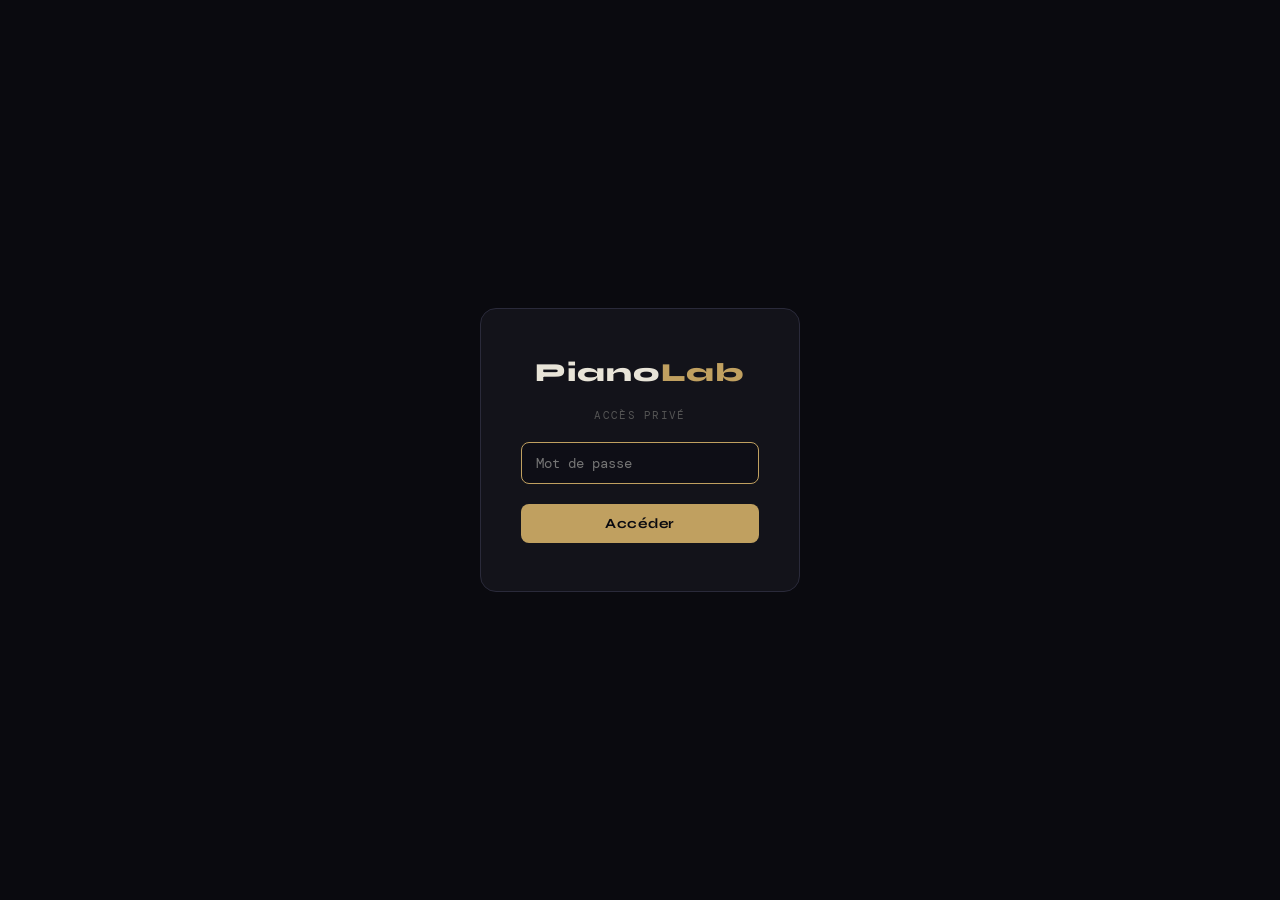
<file: index.html>
<!DOCTYPE html>
<html lang="fr">
<head>
<meta charset="utf-8">
<meta name="viewport" content="width=device-width, initial-scale=1, viewport-fit=cover">
<title>Piano Lab</title>
<link rel="manifest" href="/manifest.json">
<meta name="theme-color" content="#1a1814">
<meta name="apple-mobile-web-app-capable" content="yes">
<meta name="apple-mobile-web-app-status-bar-style" content="black">
<meta name="apple-mobile-web-app-title" content="Piano Lab">
<link rel="apple-touch-icon" href="/icon.svg">
<style>

@import url('https://fonts.googleapis.com/css2?family=DM+Mono:wght@300;400;500&family=DM+Sans:wght@300;400;500;600&family=Instrument+Serif:ital@0;1&family=Syne:wght@400;600;700;800&display=swap');
*{box-sizing:border-box;margin:0;padding:0}

/* ── VARIABLES THÈME ── */
/* ── IVOIRE (crème chaud, inspiré Bear/iA Writer) ── */
body.ivoire{
  --bg:#FFF8EE;--bg2:#FEF3E4;--bg3:#FAEDDA;
  --surface:#FFFDF8;--surface2:#FDF9F2;
  --border:rgba(80,50,18,0.13);--border2:rgba(80,50,18,0.24);
  --text:#1C1510;--text2:rgba(28,21,16,0.60);--text3:rgba(28,21,16,0.38);
  --text-ghost:rgba(28,21,16,0.18);
  --accent:#C86828;--accent2:rgba(200,104,40,0.36);--accent-bg:rgba(200,104,40,0.09);--accent-ink:#fff;
  --tonic:#C86828;--tonic-light:rgba(200,104,40,0.44);--tonic-bg:rgba(200,104,40,0.11);
  --purple:#6A4AAA;--purple-bg:rgba(106,74,170,0.10);--purple-border:rgba(106,74,170,0.34);
  --maj-bg:rgba(44,148,70,0.16);--maj-txt:#1A4A22;
  --min-bg:rgba(180,110,40,0.16);--min-txt:#54300A;
  --dim-bg:rgba(100,84,190,0.14);--dim-txt:#3A2880;
  --prog-active-bg:rgba(200,104,40,0.09);--prog-active-border:rgba(200,104,40,0.26);
  --nav-bg:#FFFDF8;--nav-border:rgba(80,50,18,0.10);
  --piano-bg:#FFF8EE;--piano-white:#FFFEF9;--piano-black:#1C1510;
  --piano-border:rgba(80,50,18,0.28);--piano-border-black:#0A0806;
  --enrich-active-bg:#C86828;--enrich-active-txt:#fff;--enrich-active-border:rgba(200,104,40,0.42);
  --cof-bg:#FFF8EE;--cof-border:rgba(80,50,18,0.13);--chord-sel:#f5d794;
  --logo-font:'DM Sans',sans-serif;--ui-font:'DM Sans',sans-serif;
}



/* ── THÈME GRAPHITE ── */
body.graphite{
  --bg:#0e1018;--bg2:#13151f;--bg3:#171a26;
  --surface:#13151f;--surface2:#171a26;
  --border:rgba(255,255,255,0.07);--border2:rgba(255,255,255,0.14);
  --text:#c9c7c0;--text2:rgba(201,199,192,0.60);--text3:rgba(201,199,192,0.38);
  --text-ghost:rgba(201,199,192,0.20);
  --accent:#c8853a;--accent2:rgba(200,133,58,0.40);--accent-bg:rgba(200,133,58,0.14);--accent-ink:#000000;
  --tonic:#c8853a;--tonic-light:rgba(200,133,58,0.40);--tonic-bg:rgba(200,133,58,0.14);
  --purple:#c8853a;--purple-bg:rgba(200,133,58,0.14);--purple-border:rgba(200,133,58,0.40);
  --maj-bg:rgba(155,212,155,0.12);--maj-txt:#9bd49b;
  --min-bg:rgba(230,176,122,0.12);--min-txt:#e6b07a;
  --dim-bg:rgba(127,174,219,0.12);--dim-txt:#7faedb;
  --prog-active-bg:rgba(200,133,58,0.10);--prog-active-border:rgba(200,133,58,0.35);
  --nav-bg:#0e1018;--nav-border:rgba(255,255,255,0.07);
  --piano-bg:#13151f;--piano-white:#F5F3EF;--piano-black:#0a0b11;
  --piano-border:rgba(0,0,0,0.26);--piano-border-black:#050607;
  --enrich-active-bg:#c8853a;--enrich-active-txt:#000000;--enrich-active-border:rgba(200,133,58,0.40);
  --cof-bg:#0e1018;--cof-border:rgba(255,255,255,0.07);
  --chord-sel:#f5d794;--logo-font:'DM Sans',sans-serif;--ui-font:'DM Sans',sans-serif;
}


/* ── THÈME MANUSCRIT ── */
body.manuscrit{
  --bg:#faf6f0;--bg2:#f4ede2;--bg3:#ede4d6;
  --surface:#fffcf8;--surface2:#f4ede2;
  --border:rgba(60,40,20,0.13);--border2:rgba(60,40,20,0.28);
  --text:#2b1f12;--text2:rgba(43,31,18,0.60);--text3:rgba(43,31,18,0.36);
  --accent:#9c3a1c;--accent2:rgba(156,58,28,0.40);--accent-bg:rgba(156,58,28,0.10);
  --tonic:#9c3a1c;--tonic-light:rgba(156,58,28,0.40);--tonic-bg:rgba(156,58,28,0.10);
  --purple:#9c3a1c;--purple-bg:rgba(156,58,28,0.10);--purple-border:rgba(156,58,28,0.40);
  --maj-bg:#D8EED8;--maj-txt:#1A4A1A;
  --min-bg:#F8E8D8;--min-txt:#6A3808;
  --dim-bg:#EAE0F0;--dim-txt:#3A2060;
  --prog-active-bg:rgba(156,58,28,0.07);--prog-active-border:rgba(156,58,28,0.25);
  --nav-bg:#fffcf8;--nav-border:rgba(60,40,20,0.10);
  --piano-bg:#e8dfd0;--piano-white:#fffcf8;--piano-black:#2b1f12;
  --piano-border:rgba(60,40,20,0.32);--piano-border-black:#0e0a06;
  --enrich-active-bg:#9c3a1c;--enrich-active-txt:#faf3e6;--enrich-active-border:rgba(156,58,28,0.40);
  --cof-bg:#faf6f0;--cof-border:rgba(60,40,20,0.13);
  --logo-font:'Instrument Serif',serif;
  --ui-font:'DM Sans',sans-serif;
}
body.manuscrit .build-note-name{font-family:'Instrument Serif',serif;font-weight:400;font-size:26px}


body{font-family:'DM Sans',sans-serif;min-height:100vh;background:var(--bg);color:var(--text);transition:background .25s,color .25s}

/* NAV */
nav{display:flex;align-items:center;justify-content:space-between;padding:.5rem 1.5rem;height:52px;background:var(--nav-bg);border-bottom:1px solid var(--border);position:sticky;top:0;z-index:50}
.logo{font-family:var(--logo-font);font-size:15px;color:var(--accent);letter-spacing:.02em;font-weight:600}
body.ivoire .logo{font-weight:600;letter-spacing:.02em}
body.dark .logo{font-weight:700;letter-spacing:.04em}
body.graphite .logo{font-weight:700;letter-spacing:.04em}
.nav-links{display:flex;gap:2px}
.nl{font-size:14px;padding:4px 8px;cursor:pointer;border:none;background:transparent;color:var(--text3);transition:all .15s;border-bottom:2px solid transparent}
.nl.active{color:var(--tonic);border-bottom:2px solid var(--tonic);font-weight:500}
.nav-right{display:flex;align-items:center;gap:8px}
.theme-btn{font-size:11px;padding:4px 12px;border-radius:99px;cursor:pointer;border:1px solid var(--border);background:var(--surface);color:var(--text2);font-family:var(--ui-font);transition:all .15s}
.theme-btn:hover{border-color:var(--accent);color:var(--accent)}
.import-btn{font-size:11px;padding:4px 12px;border-radius:99px;cursor:pointer;border:1px solid var(--purple-border);background:var(--purple-bg);color:var(--purple);font-family:var(--ui-font);font-weight:500;transition:all .15s}
.import-btn:hover{opacity:.85}

/* PAGE */
.page{padding:0 1rem;display:flex;flex-direction:column;gap:0;width:100%}
.card{border-radius:0;padding:.875rem 1rem;border:none;border-bottom:1px solid var(--border);background:transparent}
.ctrl-label{font-size:10px;letter-spacing:.12em;text-transform:uppercase;color:var(--text3);margin-bottom:.25rem;font-family:'DM Mono',monospace}

/* CONTROLS */
.root-btns,.scale-btns{display:flex;gap:4px;flex-wrap:wrap}
.rbtn{font-size:11px;padding:3px 10px;border-radius:5px;border:1px solid var(--border);background:var(--surface);color:var(--text2);cursor:pointer;font-family:'DM Mono',monospace;font-weight:500;transition:all .1s}
.rbtn.active{background:var(--accent);color:#fff;border-color:var(--accent)}

.scbtn{font-size:13px;padding:3px 8px;border-radius:0;border:none;background:transparent;color:var(--text3);cursor:pointer;transition:all .1s;border-bottom:1px solid transparent;font-family:'DM Sans',sans-serif}
.scbtn.active{color:var(--tonic);border-bottom:1px solid var(--tonic);font-weight:500}
.mode-tog{display:flex;gap:16px;padding:2px 0}
.mtbtn{font-size:12px;padding:3px 0;border:none;background:transparent;color:var(--text3);cursor:pointer;font-weight:400;transition:all .15s;border-bottom:1px solid transparent}
.mtbtn.active{color:var(--tonic);border-bottom:1px solid var(--tonic);font-weight:500}

/* GRID */
.main-grid{display:grid;grid-template-columns:1fr minmax(280px,25%);gap:0;align-items:stretch;border-top:1px solid var(--border);height:calc(100vh - 36px);overflow:hidden;width:100%}
.left-col{display:flex;flex-direction:column;gap:0;height:100%;overflow:hidden;min-width:0;background:var(--bg)}
.right-col{display:flex;flex-direction:column;gap:0}
.right-col{border-left:1px solid var(--border);height:100%;overflow-y:auto;padding-left:8px;padding-right:14px;background:var(--nav-bg);position:relative}
#rp-side-strip{position:fixed;right:var(--rp-width,280px);top:44px;z-index:155;display:flex;flex-direction:column;align-items:stretch;background:var(--surface);border:1px solid var(--border);border-right:none;border-radius:8px 0 0 8px;box-shadow:-3px 2px 18px rgba(0,0,0,.28);overflow:hidden}
body:has(.practice-overlay.fullscreen) #rp-side-strip{display:none}
.rp-vtab{writing-mode:vertical-rl;transform:rotate(180deg);padding:22px 10px;font-size:13px;font-family:var(--ui-font);cursor:pointer;text-align:center;color:var(--text2);background:transparent;border:none;border-top:1px solid var(--border);font-weight:500;letter-spacing:.06em;transition:color .12s,background .12s;white-space:nowrap;min-height:72px;text-transform:uppercase}
.rp-vtab{border-top:none}.rp-vtab+.rp-vtab{border-top:1px solid var(--border)}
.rp-vtab:hover{color:var(--text)}
.rp-vtab.active{color:#fff;background:var(--tonic);font-weight:500}
.rp-resizer{position:absolute;left:-3px;top:0;bottom:0;width:6px;cursor:col-resize;z-index:50;background:transparent;transition:background .15s}
.rp-resizer:hover,.rp-resizer.dragging{background:var(--tonic)}
.practice-resizer{position:absolute;left:0;top:0;bottom:0;width:6px;cursor:col-resize;z-index:10;background:transparent;transition:background .15s}
.practice-resizer:hover,.practice-resizer.dragging{background:var(--tonic)}
/* Normal mode: wrappers transparent so children flow inline in the overlay column */
#prac-fs-left,#prac-fs-center,#prac-fs-right{display:contents}
/* Fullscreen: 3-column grid layout */
.practice-overlay.fullscreen{left:0!important;width:100%!important;display:grid!important;grid-template-rows:auto 1fr;grid-template-columns:30% 50% 20%;grid-template-areas:"header header header" "left center right";overflow:hidden;padding:0!important}
#prac-fs-piano{display:none}
.practice-overlay.fullscreen #prac-fs-piano{display:flex;position:sticky;bottom:0;border-top:1px solid var(--border);padding:.5rem 0 0;background:var(--nav-bg);align-items:stretch;flex-direction:column;width:100%;margin-top:1rem}
.practice-overlay.fullscreen #prac-fs-piano.fs-piano-hidden{display:none}
.practice-overlay.fullscreen #prac-fs-piano #piano-section{width:100%;border-top:none;padding:.25rem 1rem .375rem;box-sizing:border-box}
.practice-overlay.fullscreen #prac-fs-piano .piano-wrap{width:100%}
#prac-fs-piano-btn{display:none}
.practice-overlay.fullscreen #prac-fs-piano-btn{display:inline-flex}
#prac-close-btn{display:none}
.practice-overlay.fullscreen #prac-close-btn{display:inline-flex}
.practice-overlay.fullscreen #prac-fs-header{grid-area:header;padding:.375rem .875rem;border-bottom:1px solid var(--border);display:flex;align-items:center;gap:8px}
.practice-overlay.fullscreen #prac-fs-left{display:flex;flex-direction:column;grid-area:left;overflow:hidden;border-right:1px solid var(--border);padding:.375rem;position:relative}
.practice-overlay.fullscreen #prac-fs-center{display:flex;flex-direction:column;align-items:center;justify-content:center;grid-area:center;overflow-y:auto;padding:1.5rem 2rem}
.practice-overlay.fullscreen #prac-fs-right{display:flex;flex-direction:column;align-items:stretch;grid-area:right;overflow-y:auto;border-left:1px solid var(--border);padding:.75rem;position:relative}
.practice-overlay.fullscreen #prac-bpm-section{align-self:center}
.practice-overlay.fullscreen #prac-tap-section{align-self:center}
.prac-col-resizer{position:absolute;top:0;bottom:0;width:6px;cursor:col-resize;z-index:20;background:transparent;transition:background .15s}
.prac-col-resizer:hover,.prac-col-resizer.dragging{background:var(--tonic)}
#prac-left-resizer{right:-3px}
#prac-right-resizer{left:-3px}
.practice-overlay.fullscreen #prac-beat-section{margin-bottom:1.75rem!important}
.practice-overlay.fullscreen #prac-play-row{margin-bottom:1.75rem!important}
.practice-overlay.fullscreen #prac-prog-section{margin-bottom:0!important}
.practice-overlay.fullscreen .practice-chord-current{font-size:96px}
.practice-overlay.fullscreen .practice-chord-prev,.practice-overlay.fullscreen .practice-chord-next{font-size:32px}
.practice-overlay.fullscreen .practice-beat-dot{width:18px;height:18px}
.practice-overlay.fullscreen .practice-prog-chip{font-size:14px;padding:7px 16px}
.practice-overlay.fullscreen .practice-play-btn{width:64px;height:64px;font-size:22px}
#prac-cof-section{display:none}
.practice-overlay.fullscreen #prac-cof-section{display:flex;flex-direction:column;align-items:center;justify-content:center;gap:4px;flex:1;min-height:0}
.cof-hint{font-size:10px;color:var(--text3);text-align:center;margin-top:.375rem;transition:color .2s}
.cof-hint.build{color:var(--tonic);font-weight:500}

/* PIANO */
.piano-header{display:flex;justify-content:space-between;align-items:center;margin-bottom:.5rem}
.piano-title{font-size:12px;font-weight:500;font-family:'DM Mono',monospace;color:var(--accent)}
.piano-sub{font-size:10px;color:var(--text3)}
.piano-wrap{width:100%;background:var(--piano-bg);border-radius:0;padding:0;border:1px solid var(--border2)}
.piano88{position:relative;width:100%}
.wk{position:absolute;top:0;border-radius:0;background:#faf8f5;border-right:1px solid var(--piano-border);border-bottom:none;box-sizing:border-box;display:flex;align-items:flex-end;justify-content:center;padding-bottom:3px;font-size:0;color:transparent;z-index:1;transition:box-shadow .12s;cursor:pointer}
.bk{position:absolute;top:0;border-radius:0 0 4px 4px;background:#222;border:none;box-sizing:border-box;display:flex;align-items:flex-end;justify-content:center;padding-bottom:2px;font-size:0;color:transparent;z-index:2;transition:box-shadow .12s;cursor:pointer}
.wk:hover{background:#ede9e0 !important}
.bk:hover{filter:brightness(1.4)}

.piano-legend{display:flex;gap:10px;flex-wrap:wrap;margin-top:.5rem;font-size:10px;color:var(--text3)}
.oct-lbl{position:absolute;bottom:22px;left:0;right:0;text-align:center;pointer-events:none;font-size:10px;font-weight:600;color:#2A2820;font-family:'DM Mono',monospace;letter-spacing:.03em}
body.graphite .oct-lbl{color:rgba(0,0,0,0.35)}
body.manuscrit .oct-lbl{color:#2b1f12}
.pleg{display:flex;align-items:center;gap:4px}
.pleg-dot{width:10px;height:10px;border-radius:2px;display:inline-block;border:1px solid rgba(0,0,0,.15)}

/* ── AUDIO PLAYER ── */
.audio-bar{display:none}
.audio-play-btn{width:28px;height:28px;border-radius:50%;border:none;cursor:pointer;display:flex;align-items:center;justify-content:center;font-size:12px;flex-shrink:0;background:var(--tonic);color:#fff;transition:all .15s}
.audio-play-btn:hover{opacity:.85}
.audio-play-btn.playing{background:var(--accent)}
.audio-tempo{-webkit-appearance:none;appearance:none;width:80px;height:3px;border-radius:2px;background:var(--border2);outline:none;cursor:pointer;flex-shrink:0}
.audio-tempo::-webkit-slider-thumb{-webkit-appearance:none;width:12px;height:12px;border-radius:50%;background:var(--accent);cursor:pointer}
.audio-label{font-size:8px;letter-spacing:.1em;color:var(--text3);font-family:'DM Mono',monospace;flex-shrink:0;text-transform:lowercase}
.audio-bpm{font-size:12px;font-family:'DM Mono',monospace;color:var(--accent);width:28px;flex-shrink:0;font-weight:500}

/* PANNEAU DROIT */
.panel-header{display:flex;align-items:center;gap:6px;margin-bottom:.5rem;flex-wrap:wrap}
.panel-title{font-size:14px;font-weight:500;font-family:'DM Mono',monospace;color:var(--accent);flex:1;min-width:0}
body.ivoire .panel-title{font-family:'DM Mono',monospace;color:var(--accent)}
.panel-back{font-size:10px;padding:2px 8px;border-radius:4px;border:1px solid var(--border);background:var(--surface);color:var(--text2);cursor:pointer}
.si-notes{display:flex;gap:3px;flex-wrap:wrap;margin-bottom:.5rem}
.note-chip{font-size:11px;padding:3px 8px;border-radius:4px;font-family:'DM Mono',monospace;font-weight:600;letter-spacing:.04em;cursor:pointer;transition:all .1s}
.nc-tonic{background:var(--tonic);color:#fff;border:1px solid var(--tonic-light)}
.nc-note{background:var(--tonic-bg);color:var(--tonic);border:1px solid var(--tonic-light)}
body.dark .nc-note{color:var(--tonic)}

/* DEGRÉS */
.deg-grid{display:flex;flex-direction:column;gap:6px;margin-bottom:.5rem;padding:0 14px}

.dr-deg{font-size:9px;color:var(--text3);font-family:'DM Mono',monospace;flex-shrink:0}
.dr-pivot{font-size:8px;color:#5A9A6A;margin-left:2px}

/* ENRICHISSEMENTS */
.enrich-zone{display:flex;flex-direction:column;gap:4px;width:100%;padding:6px 0 4px 0;grid-column:1/-1}
.enrich-row{display:flex;gap:3px;flex-wrap:wrap}
.enrich-btn{font-size:11px;padding:2px 7px;border-radius:4px;cursor:pointer;border:1px solid var(--border2);background:var(--surface);color:var(--text2);font-family:'DM Mono',monospace;font-weight:400;transition:all .1s;letter-spacing:.02em}
.enrich-btn.active{background:var(--enrich-active-bg);color:var(--enrich-active-txt);border-color:var(--enrich-active-border)}
.enrich-notes{font-size:13px;font-family:'DM Mono',monospace;color:var(--text2);background:none;padding:3px 0;text-align:center;width:100%;margin-bottom:8px}

/* TRANSPOSITION */
.transp-section{margin-top:.5rem;padding-top:.5rem;border-top:1px solid var(--border)}
.transp-title-row{display:flex;align-items:center;gap:6px;margin-bottom:.375rem}
.transp-title{font-size:8px;letter-spacing:.1em;text-transform:uppercase;color:var(--text3)}
.transp-mode-tog{display:flex;background:var(--bg2);border-radius:99px;padding:2px;gap:1px}
.tmbtn{font-size:9px;padding:2px 10px;border-radius:99px;border:none;background:transparent;color:var(--text3);cursor:pointer}
.tmbtn.active{background:var(--surface);color:var(--accent);box-shadow:0 1px 3px rgba(0,0,0,.08)}
.transp-roots{display:flex;gap:3px;flex-wrap:wrap;margin-bottom:.375rem}
.transp-scales{display:flex;gap:3px;flex-wrap:wrap}
.tbtn{font-size:9px;padding:2px 8px;border-radius:4px;cursor:pointer;border:1px solid var(--border);background:var(--bg2);color:var(--text2);font-family:'DM Mono',monospace;transition:all .1s}
.tbtn:hover{background:var(--purple-bg);color:var(--purple);border-color:var(--purple-border)}
.tbtn.active{background:var(--accent);color:#fff;border-color:var(--accent)}
.transp-info{font-size:9px;color:var(--text3);margin-top:3px}

/* PROG ACTIONS */
.prog-actions{display:flex;gap:4px;margin-bottom:.5rem}
.pa-btn{font-size:9px;padding:2px 9px;border-radius:4px;cursor:pointer;border:1px solid;font-weight:500}
.pa-btn.del{border-color:var(--tonic-light);color:var(--tonic);background:var(--tonic-bg)}
.pa-btn.del:hover{background:var(--tonic);color:#fff}
.pa-btn.edit{border-color:var(--border);color:var(--text2);background:var(--bg2)}
.pa-btn.edit:hover{background:var(--accent);color:#fff;border-color:var(--accent)}

/* CUSTOM STEP */
.custom-step{display:flex;align-items:center;gap:6px;padding:4px 6px;border-radius:5px;cursor:pointer;border:1px solid transparent;flex-wrap:wrap}
.custom-step:hover{background:var(--tonic-bg);border-color:var(--tonic-light)}
body.dark .custom-step:hover{background:var(--bg2);border-color:var(--accent2)}
.custom-step.active{background:var(--tonic-bg);border-color:var(--tonic)}
body.dark .custom-step.active{background:var(--accent-bg);border-color:var(--accent2)}
body.graphite .custom-step.active{background:rgba(200,133,58,0.18);border-color:rgba(200,133,58,0.50)}
.cs-num{font-size:10px;font-weight:600;color:var(--tonic);font-family:'DM Mono',monospace;width:18px}
body.dark .cs-num{color:var(--accent)}
.cs-note{font-size:11px;font-weight:500;color:var(--text);font-family:'DM Mono',monospace;flex:1}
.cs-deg{font-size:9px;color:var(--text3);font-family:'DM Mono',monospace;flex-shrink:0}

/* HARMONY NOTE */
.harmony-note{font-size:10px;color:var(--text2);line-height:1.5;padding:.375rem .5rem;background:var(--bg2);border-radius:5px;margin-top:.375rem;display:none}

/* PROGRESSIONS */
.prog-cat-label{font-size:8px;color:var(--text3);text-transform:uppercase;letter-spacing:.06em;margin:.4rem 0 .2rem}
.prog-item-name{font-size:11px;font-weight:500;color:var(--purple)}
.prog-item-name.custom{color:var(--accent)}
.prog-item-chords{font-size:9px;font-family:'DM Mono',monospace;color:var(--text3);margin-top:1px}
.prog-del-btn{font-size:9px;padding:1px 5px;border-radius:3px;cursor:pointer;background:transparent;color:var(--border);border:none;flex-shrink:0;line-height:1.4}
.prog-del-btn:hover{color:var(--tonic);background:var(--tonic-bg)}

/* BOUTONS */
.btn-primary{width:100%;padding:.4rem;border-radius:6px;border:none;font-size:11px;cursor:pointer;font-weight:500;background:var(--purple);color:#fff;margin-top:.375rem;font-family:var(--ui-font)}
.btn-primary:hover{opacity:.88}
.btn-red{width:100%;padding:.4rem;border-radius:6px;border:none;font-size:11px;cursor:pointer;font-weight:500;background:var(--tonic);color:#fff;margin-top:.375rem;font-family:var(--ui-font)}
.btn-red:hover{opacity:.88}

/* BUILD PANEL */
.build-panel{display:none}
.build-header{display:flex;align-items:center;justify-content:space-between;margin-bottom:.625rem}
.build-title{font-size:13px;font-weight:500;color:var(--tonic);font-family:'DM Mono',monospace}
.build-cancel{font-size:10px;padding:2px 8px;border-radius:4px;border:1px solid var(--border);background:var(--surface);color:var(--text2);cursor:pointer}
.build-current{min-height:60px;margin-bottom:.625rem}
.build-note-name{font-size:24px;font-weight:200;color:var(--accent);font-family:'DM Mono',monospace;line-height:1;margin-bottom:.375rem}
body.ivoire .build-note-name{font-family:'DM Mono',monospace;}
.build-seq-label{font-size:8px;letter-spacing:.1em;text-transform:uppercase;color:var(--text3);margin-bottom:.375rem}
.build-seq{display:flex;gap:4px;flex-wrap:wrap;min-height:26px;align-items:center;margin-bottom:.625rem}
.build-step{display:inline-flex;align-items:center;gap:2px;padding:2px 7px;border-radius:4px;font-size:10px;font-family:'DM Mono',monospace;font-weight:500;background:var(--purple-bg);color:var(--purple);border:1px solid var(--purple-border)}
.build-step-x{font-size:9px;opacity:.4;cursor:pointer;margin-left:2px}
.build-step-x:hover{opacity:1}
.build-empty{font-size:10px;color:var(--text3);}
.build-actions{display:flex;gap:6px}
.build-clear{font-size:10px;padding:3px 10px;border-radius:5px;border:1px solid var(--border);background:var(--surface);color:var(--text2);cursor:pointer}
.build-validate{font-size:10px;padding:3px 14px;border-radius:5px;border:none;background:var(--purple);color:#fff;cursor:pointer;font-weight:500;flex:1}
.build-name-input{width:100%;padding:4px 8px;border-radius:5px;border:1px solid var(--border);font-size:11px;font-family:'DM Mono',monospace;color:var(--text);background:var(--bg2);outline:none;margin-bottom:.5rem;transition:border .15s}
.build-name-input:focus{border-color:var(--accent)}

/* MODALE */
.modal-overlay{display:none;position:fixed;inset:0;background:rgba(0,0,0,.5);z-index:200;align-items:center;justify-content:center;backdrop-filter:blur(2px)}
.modal-overlay.open{display:flex}
.modal{background:var(--surface);border-radius:14px;padding:1.5rem;width:min(520px,92vw);box-shadow:0 8px 40px rgba(0,0,0,.2);display:flex;flex-direction:column;gap:1rem;border:1px solid var(--border)}
.modal-header{display:flex;align-items:center;justify-content:space-between}
.modal-title{font-size:15px;font-weight:500;color:var(--accent);font-family:'DM Mono',monospace}
body.ivoire .modal-title{font-family:'DM Mono',monospace;}
.modal-close{font-size:18px;color:var(--text3);cursor:pointer;border:none;background:none;line-height:1;padding:2px 6px}
.modal-close:hover{color:var(--text)}
.modal-search-row{display:flex;gap:8px}
.modal-input{flex:1;padding:8px 12px;border-radius:8px;border:1px solid var(--border);font-size:13px;color:var(--text);background:var(--bg2);outline:none;transition:border .15s;font-family:var(--ui-font)}
.modal-input:focus{border-color:var(--accent)}
.modal-search-btn{padding:8px 16px;border-radius:8px;border:none;background:var(--purple);color:#fff;font-size:12px;font-weight:500;cursor:pointer;white-space:nowrap;font-family:var(--ui-font)}
.modal-search-btn:disabled{opacity:.5;cursor:wait}
.modal-status{font-size:11px;color:var(--text3);min-height:16px;}
.modal-result{background:var(--bg2);border:1px solid var(--border);border-radius:10px;padding:1rem;display:none;flex-direction:column;gap:.625rem}
.modal-result.visible{display:flex}
.mr-song{font-size:13px;font-weight:500;color:var(--text);font-family:'DM Mono',monospace}
.mr-key{font-size:11px;color:var(--text2)}
.mr-chords{display:flex;gap:4px;flex-wrap:wrap;margin:.25rem 0}
.mr-chord{font-size:11px;padding:2px 8px;border-radius:4px;font-family:'DM Mono',monospace;font-weight:500;background:var(--purple-bg);color:var(--purple);border:1px solid var(--purple-border)}
.mr-chord.out{background:var(--tonic-bg);color:var(--tonic);border-color:var(--tonic-light)}
.mr-note{font-size:10px;color:var(--text2);line-height:1.5}
.modal-import-btn{padding:8px 20px;border-radius:8px;border:1px solid transparent;background:var(--tonic);color:#fff;font-size:12px;font-weight:500;cursor:pointer;transition:opacity .15s}
.modal-import-btn:hover{opacity:.85}
.modal-import-btn-sec{background:transparent;border-color:var(--border2);color:var(--text2)}
.modal-import-btn-sec:hover{border-color:var(--accent);color:var(--accent);opacity:1}
.modal-examples{display:flex;gap:6px;flex-wrap:wrap}
.modal-ex{font-size:10px;padding:2px 8px;border-radius:4px;cursor:pointer;border:1px solid var(--border);background:var(--bg2);color:var(--text2);font-family:'DM Mono',monospace}
.modal-ex:hover{background:var(--accent-bg);color:var(--accent);border-color:var(--accent2)}


/* ── INVERSIONS ── */
.inv-bar{display:flex;align-items:center;gap:6px;margin-top:4px;padding:3px 0}
.inv-btn{width:22px;height:22px;border-radius:4px;border:1px solid var(--border2);background:var(--surface);color:var(--text2);font-size:13px;cursor:pointer;display:flex;align-items:center;justify-content:center;flex-shrink:0;transition:all .1s;line-height:1}
.inv-btn:hover{background:var(--purple-bg);color:var(--purple);border-color:var(--purple-border)}
.inv-label{font-size:12px;font-family:'DM Mono',monospace;color:var(--text2);background:none;padding:2px 4px;flex:1;text-align:center}

/* ── FICHES HARMONIQUES ── */
.harmony-card{font-size:13px;color:var(--text2);line-height:1.6;padding:.5rem .75rem;border-left:3px solid var(--tonic);margin-bottom:.75rem;font-family:'DM Sans',sans-serif;font-style:normal}
.staff-wrap{padding:10px 14px 6px;overflow-x:auto;border-bottom:1px solid var(--border);display:flex;justify-content:center}
.staff-svg{display:block}
.harmony-card strong{color:var(--accent);font-weight:600}



/* ── MODE ÉCOUTE ── */
.listen-btn{font-size:11px;padding:4px 12px;border-radius:99px;cursor:pointer;border:1px solid var(--purple-border);background:var(--purple-bg);color:var(--purple);font-family:var(--ui-font);font-weight:500;transition:all .15s}
.listen-btn:hover{opacity:.85}
.listen-btn.active{background:var(--purple);color:#fff}
.listen-overlay{display:none;position:fixed;inset:0;background:rgba(0,0,0,.6);z-index:300;align-items:center;justify-content:center;backdrop-filter:blur(3px)}
.listen-overlay.open{display:flex}
.listen-modal{background:var(--surface);border-radius:16px;padding:2rem;width:min(480px,92vw);border:1px solid var(--border);box-shadow:0 12px 48px rgba(0,0,0,.25);display:flex;flex-direction:column;gap:1.25rem}
.listen-title{font-size:18px;font-weight:500;color:var(--accent);font-family:var(--logo-font);text-align:center}
.listen-question{font-size:13px;color:var(--text2);text-align:center;line-height:1.6}
.listen-play-btn{display:flex;align-items:center;justify-content:center;gap:8px;padding:.625rem 1.5rem;border-radius:99px;border:none;background:var(--tonic);color:#fff;font-size:13px;font-weight:500;cursor:pointer;margin:0 auto;transition:all .15s}
.listen-play-btn:hover{opacity:.85}
.listen-choices{display:grid;grid-template-columns:1fr 1fr;gap:8px}
.listen-choice{padding:.5rem .75rem;border-radius:8px;border:1px solid var(--border);background:var(--bg2);color:var(--text);font-size:12px;font-family:'DM Mono',monospace;font-weight:500;cursor:pointer;text-align:center;transition:all .15s}
.listen-choice:hover{border-color:var(--purple);color:var(--purple);background:var(--purple-bg)}
.listen-choice.correct{border-color:#4A9A4A;background:#E8F5E8;color:#2A6A2A}
.listen-choice.wrong{border-color:var(--tonic);background:var(--tonic-bg);color:var(--tonic)}
.listen-feedback{text-align:center;font-size:12px;font-weight:500;min-height:20px}
.listen-feedback.ok{color:#2A6A2A}
.listen-feedback.ko{color:var(--tonic)}
.listen-footer{display:flex;justify-content:space-between;align-items:center}
.listen-skip{font-size:11px;padding:3px 10px;border-radius:4px;border:1px solid var(--border);background:var(--surface);color:var(--text2);cursor:pointer}
.listen-close{font-size:11px;padding:3px 10px;border-radius:4px;border:1px solid var(--border);background:var(--surface);color:var(--text2);cursor:pointer}
.listen-level{display:flex;gap:4px;justify-content:center}
.listen-lvl-btn{font-size:10px;padding:3px 10px;border-radius:99px;border:1px solid var(--border);background:var(--surface);color:var(--text3);cursor:pointer}
.listen-lvl-btn.active{background:var(--purple-bg);color:var(--purple);border-color:var(--purple-border);font-weight:500}
.listen-hint{font-size:10px;color:var(--text3);text-align:center;}

/* ── AUTO-SON ── */
.auto-sound-tog{display:flex;align-items:center;gap:5px;cursor:pointer;flex-shrink:0}
.auto-sound-tog input{display:none}
.auto-sound-slider{width:28px;height:16px;background:var(--border2);border-radius:99px;position:relative;transition:background .2s;flex-shrink:0}
.auto-sound-slider::after{content:'';position:absolute;top:2px;left:2px;width:12px;height:12px;border-radius:50%;background:#fff;transition:transform .2s}
.auto-sound-tog.on .auto-sound-slider{background:var(--tonic)}
.auto-sound-tog.on .auto-sound-slider::after{transform:translateX(12px)}
.auto-sound-lbl{font-size:10px;color:var(--text2);font-family:'DM Sans',sans-serif;white-space:nowrap}

/* ── MÉTRONOME ── */
.metro-btn{width:28px;height:28px;border-radius:50%;border:1px solid var(--border);cursor:pointer;display:flex;align-items:center;justify-content:center;font-size:13px;flex-shrink:0;background:var(--surface);color:var(--text2);transition:all .15s}
.metro-btn:hover{border-color:var(--accent);color:var(--accent)}
.metro-btn.active{background:var(--accent);color:#fff;border-color:var(--accent)}
.metro-sig{display:flex;gap:3px;flex-shrink:0}
.metro-sig-btn{font-size:9px;padding:2px 6px;border-radius:4px;border:1px solid var(--border);background:var(--surface);color:var(--text3);cursor:pointer;font-family:'DM Mono',monospace;transition:all .1s}
.metro-sig-btn.active{background:var(--accent-bg);color:var(--accent);border-color:var(--accent2);font-weight:600}

/* ── TOGGLE PÉDAGOGIE ── */
.peda-tog{display:flex;align-items:center;gap:5px;cursor:pointer;flex-shrink:0}
.peda-tog-slider{width:28px;height:16px;background:var(--border2);border-radius:99px;position:relative;transition:background .2s;flex-shrink:0}
.peda-tog-slider::after{content:'';position:absolute;top:2px;left:2px;width:12px;height:12px;border-radius:50%;background:#fff;transition:transform .2s}
.peda-tog.on .peda-tog-slider{background:var(--tonic)}
.peda-tog.on .peda-tog-slider::after{transform:translateX(12px)}
.peda-tog-lbl{font-size:10px;color:var(--text2);font-family:'DM Sans',sans-serif;white-space:nowrap}
.rp-section-title{font-size:9px;letter-spacing:.14em;text-transform:uppercase;color:var(--text2);font-family:'DM Mono',monospace;padding:16px 20px 6px;font-weight:700;text-decoration:underline;text-underline-offset:3px}
body.peda-hidden .harmony-card{display:none}
body.peda-hidden .rp-section-title{display:none}
body.peda-hidden .deg-desc{display:none}
body.peda-hidden .rp-desc{display:none}
body.peda-hidden .deg-role{display:none}
body.peda-hidden .harmony-note{display:none!important}
.sb-on-dot{width:6px;height:6px;border-radius:50%;background:var(--tonic);margin-left:auto;flex-shrink:0;opacity:0;transition:opacity .2s}
.sb-on-dot.on{opacity:1}

/* ── PIANO DOTS ── */
.key-dot{position:absolute;bottom:5px;left:50%;transform:translateX(-50%);width:12px;height:12px;border-radius:50%;pointer-events:none;background:transparent;border:none;transition:background .1s;z-index:3}
.bk .key-dot{bottom:8px;width:9px;height:9px}

 body.graphite .nl { color: var(--text2); }
 body.graphite .nl.active { color: var(--tonic); border-bottom-color: var(--tonic); }
 body.graphite .scbtn { color: var(--text2); }
 body.graphite .scbtn.active { color: var(--tonic); border-bottom-color: var(--tonic); }
 body.graphite .mtbtn { color: var(--text2); }
 body.graphite .mtbtn.active { color: var(--tonic); border-bottom-color: var(--tonic); }
 body.graphite .ctrl-label { color: var(--text3); }

/* ── INTERCALAIRES ── */
.tabs-bar{display:flex;align-items:flex-end;gap:0;border-bottom:1px solid var(--border);padding:0 1.5rem}
.tab{font-size:13px;padding:.5rem 1.25rem .375rem;cursor:pointer;color:var(--text3);border:1px solid transparent;border-bottom:none;margin-bottom:-1px;border-radius:4px 4px 0 0;transition:all .15s;letter-spacing:.04em;background:transparent;position:relative;font-family:'DM Sans',sans-serif}
.tab:hover{color:var(--text2)}
.tab.active{color:var(--tonic);background:var(--surface);border-color:var(--border);border-bottom-color:var(--surface);font-weight:500}
.tab-content{padding:.625rem 1.5rem;border-bottom:1px solid var(--border)}
.tab-content.hidden{display:none}

.tab-row{display:flex;align-items:center;gap:.5rem;flex-wrap:wrap}

/* ── MORCEAUX CONNUS ── */
.songs-section{margin-top:.75rem;padding-top:.625rem;border-top:1px solid var(--border);text-align:center}
.songs-label{font-size:17px;font-weight:600;color:var(--text);font-family:var(--ui-font);letter-spacing:-.01em;margin-bottom:.5rem;text-align:center}
.song-item{display:flex;align-items:center;justify-content:center;gap:6px;padding:.3rem 0;cursor:pointer;border-bottom:1px solid var(--border);transition:color .1s;flex-wrap:wrap}
.song-item:hover .song-title{color:var(--tonic)}
.song-title{font-size:11px;font-weight:500;color:var(--text2);font-family:'DM Sans',sans-serif}
.song-artist{font-size:10px;color:var(--text3);font-family:'DM Sans',sans-serif}
.song-import{font-size:9px;color:var(--text3);opacity:0;transition:opacity .15s;font-family:'DM Mono',monospace}
.song-item:hover .song-import{opacity:1;color:var(--tonic)}

/* ── FICHE MORCEAU ── */
.song-detail-panel{padding:.875rem 1rem;border-bottom:1px solid var(--border)}
.song-detail-back{font-size:10px;padding:2px 8px;border-radius:4px;border:1px solid var(--border);background:transparent;color:var(--text2);cursor:pointer;font-family:'DM Sans',sans-serif;margin-bottom:.75rem;display:inline-block}
.song-detail-back:hover{color:var(--tonic);border-color:var(--tonic)}
.song-detail-title{font-size:18px;font-weight:600;color:var(--text);font-family:'DM Sans',sans-serif;letter-spacing:-.02em;line-height:1.1;margin-bottom:.125rem}
.song-detail-meta{font-size:10px;color:var(--text3);font-family:'DM Mono',monospace;margin-bottom:.75rem}
.song-section{margin-bottom:.75rem}
.song-section-name{font-size:8px;letter-spacing:.14em;text-transform:uppercase;color:var(--text3);font-family:'DM Mono',monospace;margin-bottom:.25rem}
.song-section-chords{display:flex;gap:4px;flex-wrap:wrap;margin-bottom:.25rem}
.song-chord-chip{font-size:11px;padding:3px 8px;border-radius:4px;font-family:'DM Mono',monospace;font-weight:500;background:var(--bg2);color:var(--text2);border:1px solid var(--border);cursor:pointer;transition:all .1s}
.song-chord-chip:hover{background:var(--tonic-bg);color:var(--tonic);border-color:var(--tonic)}
.song-chord-chip.active{background:var(--tonic);color:#fff;border-color:var(--tonic)}


.song-loading{font-size:11px;color:var(--text3);font-family:'DM Sans',sans-serif;padding:1rem 0;text-align:center}
.song-error{font-size:11px;color:var(--tonic);font-family:'DM Sans',sans-serif;padding:.5rem 0}

/* ── TRANSPOSE SONG ── */
.song-transp-bar{display:flex;align-items:center;gap:8px;padding:.5rem 0;border-top:1px solid var(--border);margin-top:.5rem;flex-wrap:wrap}
.song-transp-label{font-size:8px;letter-spacing:.12em;text-transform:uppercase;color:var(--text3);font-family:'DM Mono',monospace;flex-shrink:0}
.song-transp-btn{font-size:10px;padding:2px 8px;border-radius:4px;border:1px solid var(--border);background:transparent;color:var(--text2);cursor:pointer;font-family:'DM Mono',monospace;transition:all .1s}
.song-transp-btn:hover{color:var(--tonic);border-color:var(--tonic)}
.song-transp-btn.active{color:var(--tonic);border-color:var(--tonic);font-weight:600}

/* ── MODULE PRACTICE ── */
.practice-btn{font-size:11px;padding:4px 12px;border-radius:99px;cursor:pointer;border:1px solid var(--border);background:var(--surface);color:var(--text2);font-family:'DM Sans',sans-serif;transition:all .15s}
.practice-btn:hover{border-color:var(--accent);color:var(--accent)}
.practice-btn.active{background:var(--tonic);color:#fff;border-color:var(--tonic)}
.practice-overlay{display:none;position:fixed;top:0;right:0;bottom:0;width:var(--rp-width,280px);background:var(--surface);border-left:1px solid var(--border);z-index:150;flex-direction:column;padding:0 .875rem .25rem;overflow-y:auto}
.practice-overlay.open{display:flex}
.practice-close{align-self:flex-start;font-size:11px;padding:3px 10px;border-radius:4px;border:1px solid var(--border);background:transparent;color:var(--text2);cursor:pointer;font-family:'DM Sans',sans-serif;margin-bottom:.25rem;margin-top:.25rem}
.practice-title{display:none}
.practice-chord-display{display:flex;align-items:center;justify-content:center;gap:1rem;margin-bottom:.375rem}
.practice-chord-prev{font-size:26px;font-weight:500;color:var(--text3);font-family:'DM Mono',monospace;letter-spacing:-.02em;text-align:right;min-width:70px}
.practice-chord-current{font-size:72px;font-weight:600;color:var(--text);font-family:'DM Sans',sans-serif;letter-spacing:-.04em;text-align:center;min-width:120px;transition:opacity .1s}
.practice-chord-next{font-size:26px;font-weight:500;color:var(--text3);font-family:'DM Mono',monospace;letter-spacing:-.02em;text-align:left;min-width:70px}
.practice-beat{display:flex;gap:10px;justify-content:center;margin-bottom:0}
.practice-beat-dot{width:14px;height:14px;border-radius:50%;background:var(--border2);transition:background .05s,transform .05s}
.practice-beat-dot.active{background:var(--tonic);transform:scale(1.4)}
.practice-beat-dot.strong{background:var(--tonic)}
.practice-controls{display:flex;align-items:center;gap:1rem;margin-bottom:1.25rem;flex-wrap:wrap;justify-content:center}
.practice-play-btn{width:58px;height:58px;border-radius:50%;border:none;cursor:pointer;display:flex;align-items:center;justify-content:center;font-size:22px;background:var(--tonic);color:#fff;transition:all .15s}
.practice-play-btn:hover{opacity:.88}
.practice-bpm-ctrl{display:flex;align-items:center;gap:8px}
.practice-bpm-btn{width:28px;height:28px;border-radius:50%;border:1px solid var(--border);background:transparent;color:var(--text2);cursor:pointer;font-size:16px;display:flex;align-items:center;justify-content:center;line-height:1}
.practice-bpm-val{font-size:14px;font-family:'DM Mono',monospace;color:var(--text);width:40px;text-align:center;font-weight:500}
.practice-bpm-label{font-size:9px;color:var(--text3);font-family:'DM Mono',monospace}
.practice-section-name{font-size:10px;letter-spacing:.1em;text-transform:uppercase;color:var(--text3);font-family:'DM Mono',monospace;text-align:center;margin-bottom:.5rem}
.practice-tonality{font-size:11px;font-family:'DM Mono',monospace;color:var(--text3);letter-spacing:.08em;text-align:center;margin-bottom:.5rem}
.practice-overlay.fullscreen .practice-tonality{font-size:14px;margin-bottom:.75rem}
.practice-prog-dots{display:flex;gap:6px;justify-content:center;flex-wrap:wrap;max-width:100%;margin-bottom:.5rem;min-height:34px;align-items:center;padding:4px;border-radius:8px;transition:background .1s,outline .1s}
.practice-prog-chip{font-size:12px;font-family:'DM Mono',monospace;font-weight:500;padding:5px 12px;border-radius:99px;border:1px solid var(--border2);background:transparent;color:var(--text2);cursor:pointer;transition:all .1s;white-space:nowrap;user-select:none}
.practice-prog-chip.active{background:var(--tonic);color:#fff;border-color:var(--tonic)}
.practice-prog-chip.done{background:var(--tonic-bg);color:var(--tonic);border-color:transparent}
.prac-chip-x{background:none;border:none;cursor:pointer;padding:0 0 0 5px;font-size:9px;line-height:1;color:inherit;opacity:.45;transition:opacity .1s;flex-shrink:0}
.prac-chip-x:hover{opacity:1}
.prog-insert-bar{width:2px;min-height:26px;align-self:center;background:var(--tonic);border-radius:2px;flex-shrink:0;pointer-events:none}
#prac-trackline{display:block;width:100%;height:86px;border-radius:6px}
.prac-col-toggle-wrap{display:none;padding:2px 4px 0;flex-shrink:0}
.practice-overlay.fullscreen .prac-col-toggle-wrap{display:flex;justify-content:flex-end}
#prac-right-toggle-wrap{justify-content:flex-start}
.prac-col-toggle-btn{font-size:13px;padding:2px 7px;border-radius:4px;border:1px solid var(--border);background:transparent;color:var(--text2);cursor:pointer;line-height:1;font-family:'DM Mono',monospace;transition:all .1s}
.prac-col-toggle-btn:hover{border-color:var(--tonic);color:var(--tonic)}
.prac-hidden{display:none!important}
/* ── CONTROL PANEL FLOTTANT ── */
#prac-width-handle{padding:14px 10px;cursor:col-resize;color:var(--text3);text-align:center;font-size:18px;touch-action:none;user-select:none;border-top:1px solid var(--border);transition:color .12s,background .12s;display:flex;align-items:center;justify-content:center}
#prac-width-handle:hover,#prac-width-handle.dragging{background:var(--tonic-bg,rgba(100,180,255,.08));color:var(--tonic)}
/* Handles colonnes fullscreen — positionnés dans l'overlay, sur le trait de séparation */
.prac-col-handle{position:absolute;top:50%;width:16px;height:56px;background:var(--surface);border:1px solid var(--border);border-radius:8px;z-index:155;cursor:col-resize;display:none;align-items:center;justify-content:center;font-size:9px;color:var(--text3);touch-action:none;user-select:none;transition:color .12s,background .12s,border-color .12s;box-shadow:0 2px 10px rgba(0,0,0,.2)}
.prac-col-handle:hover,.prac-col-handle.dragging{background:var(--tonic-bg,rgba(100,180,255,.08));color:var(--tonic);border-color:var(--tonic)}
.practice-overlay.fullscreen .prac-col-handle{display:flex;transform:translate(-50%,-50%)}
#prac-left-handle{left:30%}
#prac-right-handle{left:80%}
/* Handle sidebar */
#sb-handle{position:fixed;top:50%;transform:translateY(-50%);width:14px;height:56px;background:var(--surface);border:1px solid var(--border);border-left:none;border-radius:0 8px 8px 0;z-index:101;cursor:col-resize;display:flex;align-items:center;justify-content:center;font-size:9px;color:var(--text3);touch-action:none;user-select:none;transition:color .12s,background .12s,border-color .12s;box-shadow:3px 0 12px rgba(0,0,0,.18)}
#sb-handle:hover,#sb-handle.dragging{background:var(--tonic-bg,rgba(100,180,255,.08));color:var(--tonic);border-color:var(--tonic)}
#prac-cfg-panel{position:fixed;right:var(--rp-width,280px);top:calc(50% + 80px);transform:translateY(-50%);width:152px;background:var(--surface);border:1px solid var(--border);border-radius:8px 0 0 8px;display:flex;flex-direction:column;gap:4px;padding:8px;z-index:152;box-shadow:-3px 2px 18px rgba(0,0,0,.28);overflow:hidden;transition:width .18s}
#prac-cfg-panel.collapsed{width:30px;padding:4px 2px}
.prac-cfg-header{display:flex;align-items:center;justify-content:center;position:relative;cursor:pointer;padding:3px 0 5px;width:100%;border-bottom:1px solid var(--border);margin-bottom:5px;transition:opacity .1s}
.prac-cfg-header:hover{opacity:.75}
#prac-cfg-panel.collapsed .prac-cfg-header{display:none}
.prac-cfg-title{font-size:11px;font-weight:600;color:var(--text2);font-family:'DM Mono',monospace;letter-spacing:.12em;text-transform:uppercase;text-align:center}
#prac-cfg-toggle{position:absolute;right:0;font-size:13px;color:var(--text2);line-height:1;background:none;border:none;padding:0;cursor:pointer}
.prac-cfg-content{display:flex;flex-direction:column;gap:3px;width:100%}
#prac-cfg-panel.collapsed .prac-cfg-content{display:none}
.prac-cfg-vert-label{display:none;align-items:center;justify-content:center;writing-mode:vertical-rl;transform:rotate(180deg);font-size:9px;font-family:'DM Mono',monospace;letter-spacing:.14em;text-transform:uppercase;color:var(--text2);cursor:pointer;min-height:90px;white-space:nowrap;transition:color .1s}
.prac-cfg-vert-label:hover{color:var(--tonic)}
#prac-cfg-panel.collapsed .prac-cfg-vert-label{display:flex}
/* Non-fullscreen: cfg panel = sidebar gauche absolute dans l'overlay */
.practice-overlay.open:not(.fullscreen){padding-left:96px!important;transition:padding-left .18s}
.practice-overlay.open:not(.fullscreen):has(#prac-cfg-panel.collapsed){padding-left:30px!important}
.practice-overlay.open:not(.fullscreen) #prac-cfg-panel{position:absolute!important;left:0!important;right:auto!important;top:0!important;bottom:0!important;transform:none!important;width:94px!important;padding-top:44px!important;border-radius:0!important;border:none!important;border-right:1px solid var(--border)!important;box-shadow:none!important;overflow-y:auto!important;overflow-x:hidden!important;z-index:160!important}
.practice-overlay.open:not(.fullscreen) #prac-cfg-panel.collapsed{width:28px!important;padding:44px 2px 4px!important}
/* Fullscreen: panel mis à jour par JS via _updatePracColHandles, monté pour éviter le handle */
.practice-overlay.fullscreen #prac-cfg-panel{top:25%;transform:translateY(-50%);border-radius:8px 0 0 8px;box-shadow:-3px 2px 18px rgba(0,0,0,.35);z-index:160}
.practice-overlay.fullscreen #prac-cfg-panel.collapsed{width:30px}
.prac-vue-btn{font-size:9px;font-family:'DM Mono',monospace;letter-spacing:.08em;text-transform:uppercase;padding:6px 10px;border-radius:5px;border:1px solid var(--border);background:transparent;color:var(--text3);cursor:pointer;transition:all .12s;width:100%;text-align:left;display:flex;align-items:center;justify-content:space-between}
.prac-vue-btn.on{background:var(--tonic-bg);border-color:var(--tonic);color:var(--tonic)}
.prac-vue-dot{width:5px;height:5px;border-radius:50%;background:currentColor;flex-shrink:0;transition:box-shadow .12s}
.prac-vue-btn.on .prac-vue-dot{box-shadow:0 0 5px currentColor}
.prac-ctrl-btn{font-size:9px;font-family:'DM Mono',monospace;letter-spacing:.07em;text-transform:uppercase;padding:7px 4px;border-radius:5px;border:1px solid var(--border);background:transparent;color:var(--text3);cursor:pointer;transition:all .12s;text-align:center;line-height:1.3}
.prac-ctrl-btn.on{background:var(--tonic-bg);border-color:var(--tonic);color:var(--text)}
.prac-ctrl-btn.act{color:var(--text2)}
.prac-ctrl-btn.act:active{background:var(--tonic-bg);color:var(--tonic)}
#practice-fs-btn{background:var(--tonic);border-color:var(--tonic);color:#fff}
#practice-fs-btn.fs-exit{background:#b83232;border-color:#b83232;color:#fff}
.prac-col-label{display:none}
.practice-overlay.fullscreen #prac-fs-left.collapsed .prac-col-label,
.practice-overlay.fullscreen #prac-fs-right.collapsed .prac-col-label{display:flex;flex:1;align-items:center;justify-content:center;writing-mode:vertical-lr;font-size:11px;font-family:'DM Mono',monospace;font-weight:500;color:var(--text2);letter-spacing:.16em;text-transform:uppercase;white-space:nowrap;cursor:pointer;transition:color .1s}
.practice-overlay.fullscreen #prac-fs-left.collapsed .prac-col-label:hover,
.practice-overlay.fullscreen #prac-fs-right.collapsed .prac-col-label:hover{color:var(--tonic)}
/* Colonnes réduites : overflow caché + masquer tout sauf toggle et label */
.practice-overlay.fullscreen #prac-fs-left.collapsed,
.practice-overlay.fullscreen #prac-fs-right.collapsed{overflow:hidden}
.practice-overlay.fullscreen #prac-fs-left.collapsed>*:not(.prac-col-resizer):not(.prac-col-toggle-wrap):not(.prac-col-label){display:none!important}
.practice-overlay.fullscreen #prac-fs-right.collapsed>*:not(.prac-col-resizer):not(.prac-col-toggle-wrap):not(.prac-col-label){display:none!important}
.yt-alt-btn{font-size:10px;padding:2px 8px;border-radius:4px;border:1px solid var(--border);background:transparent;color:var(--text2);cursor:pointer;font-family:'DM Mono',monospace;letter-spacing:.03em;transition:all .15s;flex-shrink:0}
.yt-alt-btn:hover{border-color:var(--accent);color:var(--accent)}
.yt-alt-btn:disabled{opacity:.4;cursor:default;pointer-events:none}
.yt-search-inp{flex:1;min-width:0;font-size:10px;font-family:'DM Mono',monospace;padding:3px 7px;border-radius:4px;border:1px solid var(--border);background:var(--bg2);color:var(--text);outline:none;transition:border-color .15s}
.yt-search-inp:focus{border-color:var(--accent)}
.yt-search-inp::placeholder{color:var(--text3)}
#cof{touch-action:none}
#cof-drag-ghost{position:fixed;z-index:9999;pointer-events:none;padding:4px 12px;border-radius:10px;background:var(--accent);color:#fff;font-family:'DM Sans',sans-serif;font-size:14px;font-weight:700;box-shadow:0 3px 16px rgba(0,0,0,.35);transform:translate(-50%,-60%);white-space:nowrap;transition:opacity .08s}
.cof-drop-target{outline:2px dashed var(--accent);outline-offset:3px;border-radius:6px;transition:background .1s}
.cof-drop-active{background:var(--tonic-bg) !important}
.practice-seq-pill{display:inline-flex;align-items:center;gap:5px;padding:6px 12px 6px 10px;border-radius:99px;border:1px solid var(--border);background:var(--surface);font-size:14px;color:var(--text);font-family:'DM Sans',sans-serif;cursor:grab;user-select:none;transition:border-color .1s,background .1s}
.practice-seq-pill:active{cursor:grabbing}
.practice-seq-pill.drag-over{border-color:var(--accent);background:var(--tonic-bg)}
.practice-seq-x{background:none;border:none;color:var(--text3);cursor:pointer;font-size:13px;padding:0 0 0 2px;line-height:1}
.practice-seq-x:hover{color:var(--accent)}
.yt-alt-item{display:flex;align-items:center;gap:6px;width:100%;text-align:left;padding:5px 8px;margin-bottom:2px;border-radius:4px;border:1px solid var(--border);background:var(--surface);color:var(--text2);font-family:'DM Sans',sans-serif;font-size:10px;cursor:pointer;transition:all .15s;line-height:1.3}
.yt-alt-item:hover{border-color:var(--accent);color:var(--accent);background:var(--tonic-bg)}
.yt-alt-item-label{flex:1;overflow:hidden;text-overflow:ellipsis;white-space:nowrap;}
.yt-cfg-badge{flex-shrink:0;font-size:9px;padding:1px 4px;border-radius:3px;background:#2a7a4a;color:#8fe0aa;letter-spacing:.04em;font-family:'DM Mono',monospace;}
.yt-fav-item{display:flex;align-items:center;gap:4px;width:100%;text-align:left;padding:4px 6px;margin-bottom:2px;border-radius:4px;border:1px solid var(--border);background:var(--surface);color:var(--text2);font-family:'DM Sans',sans-serif;font-size:10px;cursor:pointer;transition:all .15s;line-height:1.3}
.yt-fav-item:hover{border-color:var(--accent);background:var(--tonic-bg)}
.yt-fav-item-label{flex:1;overflow:hidden;text-overflow:ellipsis;white-space:nowrap;text-align:left}
.yt-fav-item-key{flex-shrink:0;font-size:9px;padding:1px 4px;border-radius:3px;background:var(--bg3);color:var(--text3);font-family:'DM Mono',monospace;letter-spacing:.04em}
.yt-fav-item-del{flex-shrink:0;background:none;border:none;color:var(--text3);cursor:pointer;font-size:12px;padding:0 2px;line-height:1;transition:color .12s}
.yt-fav-item-del:hover{color:var(--accent)}
/* Song play button in fiche */
.song-play-btn{display:inline-flex;align-items:center;gap:6px;padding:4px 12px;border-radius:99px;border:1px solid var(--border);background:transparent;color:var(--text2);font-size:10px;cursor:pointer;font-family:'DM Sans',sans-serif;margin-bottom:.75rem;transition:all .15s}
.song-play-btn:hover{color:var(--tonic);border-color:var(--tonic)}
.song-play-btn.playing{background:var(--tonic);color:#fff;border-color:var(--tonic)}

/* ── YOUTUBE EMBED ── */
.yt-section{margin-top:.75rem;padding-top:.625rem;border-top:1px solid var(--border)}
.yt-label{font-size:8px;letter-spacing:.14em;text-transform:uppercase;color:var(--text3);font-family:'DM Mono',monospace;margin-bottom:.5rem}
.yt-search-btn{display:flex;align-items:center;gap:6px;padding:5px 12px;border-radius:4px;border:1px solid var(--border);background:transparent;color:var(--text2);font-size:10px;cursor:pointer;font-family:'DM Sans',sans-serif;transition:all .15s;width:100%}
.yt-search-btn:hover{color:var(--tonic);border-color:var(--tonic)}
.yt-embed{width:100%;aspect-ratio:16/9;border-radius:6px;border:none;display:block;margin-top:.5rem}
.yt-note{font-size:9px;color:var(--text3);margin-top:.375rem;font-family:'DM Sans',sans-serif}

/* ── BACKING TRACK ── */
.bt-bar{display:none}
.bt-btn{width:28px;height:28px;border-radius:50%;border:none;cursor:pointer;display:flex;align-items:center;justify-content:center;font-size:11px;flex-shrink:0;background:var(--surface);color:var(--text2);border:1px solid var(--border);transition:all .15s}
.bt-btn:hover{border-color:var(--accent);color:var(--accent)}
.bt-btn.playing{background:var(--purple);color:#fff;border-color:var(--purple)}
body.graphite .bt-btn.playing{background:var(--tonic);border-color:var(--tonic)}
.bt-style-btn{font-size:11px;padding:2px 7px;border-radius:4px;border:1px solid var(--border);background:transparent;color:var(--text3);cursor:pointer;font-family:'DM Mono',monospace;transition:all .1s}
.bt-style-btn.active{background:var(--accent-bg);color:var(--accent);border-color:var(--accent2);font-weight:500}
.bt-vol{-webkit-appearance:none;appearance:none;width:60px;height:3px;border-radius:2px;background:var(--border2);outline:none;cursor:pointer;flex-shrink:0}
.bt-vol::-webkit-slider-thumb{-webkit-appearance:none;width:11px;height:11px;border-radius:50%;background:var(--accent);cursor:pointer}
.bt-label{font-size:8px;color:var(--text3);font-family:'DM Mono',monospace;flex-shrink:0}
.bt-status{font-size:10px;color:var(--text3);font-family:'DM Mono',monospace;flex-shrink:0;min-width:60px}

/* ── LOADING BAR ── */
.load-bar-wrap{position:fixed;top:0;left:0;right:0;height:2px;z-index:9999;pointer-events:none;opacity:0;transition:opacity .3s}
.load-bar-wrap.visible{opacity:1}
.load-bar{height:100%;width:0%;background:var(--tonic);transition:width .3s ease;border-radius:0 1px 1px 0}
/* Inline mini loader for bt-status and import */
.load-dots::after{content:'...';animation:dots 1s steps(3,end) infinite}
@keyframes dots{0%{content:''}33%{content:'.'}66%{content:'..'}100%{content:'...'}}

/* ── DRAWER ── */
.drawer-bar{display:none}
.drawer-bar-left{display:flex;align-items:center;gap:8px;flex:1;min-width:0}
.drawer-bar-right{display:flex;align-items:center}
.drawer-bpm{font-size:15px;font-weight:600;color:var(--text);font-family:'DM Mono',monospace}
.drawer-bpm-unit{font-size:8px;color:var(--text3);font-family:'DM Mono',monospace}
.drawer-sep{width:1px;height:14px;background:var(--border);flex-shrink:0}
.drawer-mode{font-size:9px;color:var(--text3);font-family:'DM Mono',monospace}
.drawer-active{font-size:9px;color:var(--tonic);font-family:'DM Mono',monospace;font-weight:500}
.drawer-chevron{font-size:14px;color:var(--text3);transition:transform .2s;display:block}
.drawer-chevron.open{transform:rotate(180deg)}
.drawer-panel{position:fixed;top:36px;left:160px;right:0;background:var(--surface);border-bottom:1px solid var(--border);padding:.5rem 1.25rem;flex-direction:row;gap:1.25rem;z-index:200;box-shadow:0 4px 16px rgba(0,0,0,.1);align-items:flex-start;flex-wrap:wrap;display:none}
.drawer-panel.open{display:flex}
.drawer-section{display:flex;flex-direction:column;gap:.25rem;min-width:140px}
.drawer-section-title{font-size:10px;letter-spacing:.12em;text-transform:uppercase;color:var(--text3);font-family:'DM Mono',monospace;display:flex;align-items:center;gap:8px}
.drawer-row{display:flex;align-items:center;gap:5px;flex-wrap:wrap}
.drawer-label{font-size:11px;color:var(--text3);font-family:'DM Mono',monospace;flex-shrink:0}
.drawer-select{font-size:11px;padding:2px 4px;border-radius:4px;border:1px solid var(--border);background:var(--surface);color:var(--text2);font-family:'DM Mono',monospace;cursor:pointer}
/* Rhythm style buttons */
.rh-style-btn{font-size:11px;padding:2px 7px;border-radius:4px;border:1px solid var(--border);background:transparent;color:var(--text3);cursor:pointer;font-family:'DM Mono',monospace;transition:all .1s}
.rh-style-btn.active{background:var(--accent-bg);color:var(--accent);border-color:var(--accent2);font-weight:500}

/* ── SIDEBAR LAYOUT ── */
body{margin:0;overflow:hidden}
.app-shell{display:flex;height:100vh;width:100vw;overflow:hidden;position:fixed;inset:0}
.sidebar{width:44px;min-width:44px;background:var(--nav-bg);border-right:1px solid var(--border);display:flex;flex-direction:column;align-items:center;padding:.5rem 0;gap:.125rem;z-index:100;transition:width .2s;overflow:hidden;flex-shrink:0;height:100vh}
.sidebar.expanded{width:178px;min-width:178px;align-items:flex-start;padding:.5rem 0;overflow-y:auto;overflow-x:hidden}
.sidebar-logo{display:flex;align-items:center;gap:8px;padding:.25rem 8px .625rem;border-bottom:1px solid var(--border);width:100%;box-sizing:border-box;margin-bottom:.25rem;flex-shrink:0;min-height:44px}
.sidebar-logo-icon{flex-shrink:0;width:32px;height:32px;border-radius:50%;border:1.5px solid var(--border2);display:flex;align-items:center;justify-content:center}
.sidebar-logo-text{white-space:nowrap;opacity:0;transition:opacity .15s;overflow:hidden}
.sidebar.expanded .sidebar-logo-text{opacity:1}
.sidebar-item{display:flex;align-items:center;gap:8px;padding:.4rem 8px;cursor:pointer;border-radius:0;width:100%;box-sizing:border-box;transition:background .1s;position:relative;flex-shrink:0;border:none;background:transparent}
.sidebar-item:hover{background:var(--bg2)}
.sidebar-item.active{background:var(--tonic-bg)}
.sidebar-item.active .sidebar-icon{color:var(--tonic)}
.sidebar-item.active .sidebar-label{color:var(--tonic);font-weight:500}
.sidebar-icon{font-size:20px;flex-shrink:0;width:28px;text-align:center;color:var(--text2);line-height:1}
.sidebar-label{font-size:14px;color:var(--text2);white-space:nowrap;opacity:0;transition:opacity .15s,max-width .2s;overflow:hidden;font-family:'DM Sans',sans-serif;max-width:0}
.sidebar.expanded .sidebar-label{opacity:1;max-width:178px}
.sidebar-tooltip{position:absolute;left:52px;background:var(--surface);border:1px solid var(--border);border-radius:4px;padding:3px 8px;font-size:11px;color:var(--text);white-space:nowrap;pointer-events:none;opacity:0;transition:opacity .1s;z-index:200;font-family:'DM Sans',sans-serif;box-shadow:0 2px 8px rgba(0,0,0,.12)}
.sidebar:not(.expanded) .sidebar-item:hover .sidebar-tooltip{opacity:1}
.sidebar-spacer{flex:1}
.sidebar-toggle{display:flex;align-items:center;justify-content:center;padding:.625rem 0;cursor:pointer;color:var(--text2);font-size:14px;width:100%;box-sizing:border-box;border:none;background:transparent;flex-shrink:0;border-top:1px solid var(--border);margin-top:.25rem}
.sidebar-toggle:hover{color:var(--text)}
.sidebar-divider{width:28px;height:1px;background:var(--border);margin:.25rem auto}
.sidebar.expanded .sidebar-divider{width:calc(100% - 20px);margin:.25rem 10px}
/* Main content area */
.main-content{flex:1;display:flex;flex-direction:column;overflow:hidden;min-width:0;height:100vh}
/* Remove old nav */
nav{display:none}
/* Adjust page */
.page{padding:0;overflow-y:hidden;flex:1;display:flex;flex-direction:column}
/* Tabs now at top of page */
.tabs-bar{padding:0 1rem;background:var(--nav-bg);border-bottom:1px solid var(--border);position:sticky;top:0;z-index:50}

/* ── SIDEBAR SECTIONS ── */
.sidebar-section{width:100%;box-sizing:border-box}
.sidebar-section-title{font-size:10px;letter-spacing:.12em;text-transform:uppercase;color:var(--text3);font-family:'DM Mono',monospace;padding:.375rem .75rem .25rem;display:block;border-bottom:1px solid var(--border);margin-bottom:.125rem}
.sidebar-scale-list{display:flex;flex-direction:column;gap:0;padding:4px 0}
.sidebar-scale-item{font-size:13px;padding:3px 6px;border-radius:4px;cursor:pointer;color:var(--text3);font-family:'DM Sans',sans-serif;white-space:nowrap;border:none;background:transparent;text-align:left;transition:all .1s;width:100%}
.sidebar-scale-item:hover{color:var(--text);background:var(--bg2)}
.sidebar-scale-item.active{color:var(--tonic);font-weight:500}
.sidebar-prog-list{display:flex;flex-direction:column;gap:0;padding:4px 0;max-height:40vh;overflow-y:auto}
.sidebar.expanded .sidebar-prog-actions{display:flex!important}
.sidebar-prog-cat{font-size:8px;letter-spacing:.1em;text-transform:uppercase;color:var(--text3);font-family:'DM Mono',monospace;padding:.375rem 6px .125rem}
.sidebar-prog-item{font-size:13px;padding:3px 6px;border-radius:4px;cursor:pointer;color:var(--text3);font-family:'DM Mono',monospace;white-space:nowrap;border:none;background:transparent;text-align:left;transition:all .1s;width:100%}
.sidebar-prog-item:hover{color:var(--text);background:var(--bg2)}
.sidebar-prog-item.active{color:var(--tonic);font-weight:500}
/* Audio bar above COF — masquée, tout est dans la sidebar */
.audio-top-bar{display:none!important}

/* ── SIDEBAR SUBMENUS ── */
.sb-expandable{justify-content:space-between}
.sidebar-arrow{font-size:10px;color:var(--text3);transition:transform .2s;margin-left:auto;flex-shrink:0;opacity:0}
.sidebar.expanded .sidebar-arrow{opacity:1}
.sidebar-item.open .sidebar-arrow{transform:rotate(90deg)}
.sb-submenu{display:none;position:fixed;left:160px;top:auto;background:var(--surface);border:1px solid var(--border);border-radius:0 6px 6px 0;box-shadow:4px 0 16px rgba(0,0,0,.1);z-index:300;min-width:160px;max-height:60vh;overflow-y:auto;flex-direction:column}
.sb-submenu.open{display:flex}
.sidebar:not(.expanded) .sb-submenu{left:44px}

/* ── YOUTUBE FLOATING PLAYER ── */
.yt-float{position:fixed;bottom:80px;right:16px;width:280px;background:var(--surface);border:1px solid var(--border);border-radius:6px;box-shadow:0 4px 20px rgba(0,0,0,.2);z-index:500;display:none;flex-direction:column;overflow:hidden}
.yt-float.open{display:flex}
.practice-overlay.open~* .yt-float,.yt-float.open{right:16px}
body:has(.practice-overlay.open) .yt-float.open{right:auto;left:16px}
.yt-float-header{display:flex;align-items:center;justify-content:space-between;padding:.375rem .625rem;border-bottom:1px solid var(--border);cursor:move}
.yt-float-title{font-size:10px;color:var(--text3);font-family:'DM Mono',monospace;letter-spacing:.06em;white-space:nowrap;overflow:hidden;text-overflow:ellipsis;flex:1}
.yt-float-close{font-size:12px;color:var(--text3);border:none;background:transparent;cursor:pointer;padding:0 2px;line-height:1}
.yt-float-close:hover{color:var(--tonic)}
.yt-float-body{position:relative;padding-top:56.25%;background:#000}
.yt-float-body iframe{position:absolute;inset:0;width:100%;height:100%;border:none}
.yt-float-loading{position:absolute;inset:0;display:flex;align-items:center;justify-content:center;color:#fff;font-size:11px;font-family:'DM Sans',sans-serif}

/* ── YT STYLE BUTTONS ── */
.yt-style-group{display:flex;gap:3px;align-items:center}
.yt-style-btn{font-size:10px;padding:2px 7px;border-radius:4px;border:1px solid var(--border);background:transparent;color:var(--text3);cursor:pointer;font-family:'DM Mono',monospace;transition:all .1s;line-height:1.4}
.yt-style-btn:hover{color:var(--text2);border-color:var(--text3)}
.yt-style-btn.active{color:var(--tonic);border-color:var(--tonic);font-weight:500}
.yt-launch-btn{font-size:13px;padding:6px 14px;border-radius:6px;border:1px solid var(--tonic);background:transparent;color:var(--tonic);cursor:pointer;font-family:'DM Sans',sans-serif;font-weight:500;transition:all .1s;display:flex;align-items:center;gap:4px;flex-shrink:0}
.yt-launch-btn:hover{background:var(--tonic-bg)}

/* ── AUDIO TOP BAR CLEAN ── */
.atb-label{font-size:9px;letter-spacing:.12em;text-transform:uppercase;color:var(--text3);font-family:'DM Mono',monospace;flex-shrink:0}
.atb-icon-btn{width:24px;height:24px;border-radius:50%;border:1px solid var(--border);background:transparent;color:var(--text2);cursor:pointer;font-size:11px;display:flex;align-items:center;justify-content:center;flex-shrink:0;transition:all .15s}
.atb-icon-btn:hover{border-color:var(--accent);color:var(--accent)}
.atb-icon-btn.active{background:var(--accent);color:var(--surface);border-color:var(--accent)}
.atb-select{font-size:14px;padding:6px 8px;border-radius:6px;border:1px solid var(--border);background:var(--surface);color:var(--text);font-family:'DM Mono',monospace;cursor:pointer;flex-shrink:0}
.audio-top-bar .audio-tempo{width:80px}

.sb-section-hdr{font-size:9px;letter-spacing:.14em;text-transform:uppercase;color:var(--text3);font-family:'DM Mono',monospace;padding:.5rem 10px .2rem;white-space:nowrap;overflow:hidden;display:none}
.sidebar.expanded .sb-section-hdr{display:block}

body.graphite .maj-bg{background:rgba(155,212,155,0.12)!important;color:#9bd49b!important;border-color:rgba(155,212,155,0.25)!important}
body.graphite .min-bg{background:rgba(230,176,122,0.12)!important;color:#e6b07a!important;border-color:rgba(230,176,122,0.25)!important}
body.graphite .dim-bg{background:rgba(127,174,219,0.12)!important;color:#7faedb!important;border-color:rgba(127,174,219,0.25)!important}

/* ── DEG ROW MOCKUP STYLE ── */
.deg-row{display:flex;align-items:flex-start;gap:8px;padding:.625rem 0;border-bottom:1px solid var(--border);cursor:pointer;transition:background .1s}
.deg-row:hover{background:var(--bg2)}
.deg-row.selected{background:var(--accent-bg,var(--tonic-bg))}
.dr-idx{font-size:11px;font-family:'DM Mono',monospace;color:var(--tonic);width:24px;flex-shrink:0;padding-top:2px;letter-spacing:.04em}
.dr-chord-wrap{display:flex;flex-direction:column;flex:1;min-width:0;gap:1px}
.dr-chord{font-size:16px;font-weight:600;font-family:'DM Sans',sans-serif;color:var(--text);letter-spacing:-.02em;line-height:1.1}
.dr-func{font-size:10px;color:var(--tonic);font-family:'DM Sans',sans-serif;font-weight:400;letter-spacing:.02em}
.dr-type{font-size:11px;width:26px;height:20px;border-radius:4px;flex-shrink:0;font-family:'DM Mono',monospace;display:flex;align-items:center;justify-content:center;font-weight:500;border:1px solid var(--border2);background:var(--surface);color:var(--text2);margin-top:2px}
.deg-hint{font-size:11px;color:var(--text2);padding:.25rem 0 0 32px;line-height:1.4;display:block;font-family:'DM Sans',sans-serif}

/* ── RIGHT PANEL TOKENS ── */
.rp{width:280px;background:var(--surface);border-left:1px solid var(--border);display:flex;flex-direction:column;font-family:'DM Sans',sans-serif;color:var(--text);height:100%;overflow-y:auto}
.rp-header{padding:20px 20px 14px;border-bottom:1px solid var(--border)}
.rp-eyebrow{font-family:'DM Mono',monospace;font-size:9px;letter-spacing:.22em;color:var(--text3);text-transform:uppercase;margin-bottom:10px}
.rp-desc{margin:0;font-size:13px;line-height:1.55;color:var(--text2);border-left:2px solid var(--tonic);padding-left:12px}
.rp-desc strong{color:var(--text);font-weight:500}
.rp-degrees{padding:8px 0 14px;flex:1;overflow:hidden auto}
.rp-degrees-label{padding:14px 20px 10px;font-family:'DM Mono',monospace;font-size:9px;letter-spacing:.22em;color:var(--text3);text-transform:uppercase;border-bottom:1px solid var(--border)}
.degree-row{padding:12px 14px;display:grid;grid-template-columns:34px 1fr auto;gap:10px;align-items:start;cursor:pointer;transition:background .15s,border-color .15s;background:transparent;border:1px solid var(--border)}
.degree-row:hover{background:var(--bg2)}
.degree-row.selected{background:var(--tonic-bg)}
body.graphite .degree-row.selected{background:#1d2133}
body.graphite .degree-row.prog.selected{background:#1d2133}
body.graphite .degree-row:hover{background:rgba(255,255,255,0.04)}
body.graphite .degree-row.prog:hover{background:rgba(255,255,255,0.04)}
body.graphite .deg-row:hover{background:rgba(255,255,255,0.04)}
.deg-num{font-family:'DM Mono',monospace;font-size:10px;letter-spacing:.04em;color:var(--text2);padding:3px 5px;text-align:center;align-self:start;margin-top:2px}
.degree-row.selected .deg-num{color:var(--tonic)}
.deg-name{display:flex;align-items:baseline;gap:7px;margin-bottom:5px}
.deg-chord{font-size:16px;font-weight:600;color:var(--text);letter-spacing:-.01em}
.deg-role{font-family:'DM Sans',sans-serif;font-size:11px;color:var(--text2)}
.deg-desc{font-size:12px;line-height:1.55;color:var(--text2)}
.qchip{display:inline-flex;align-items:center;justify-content:center;min-width:20px;padding:2px 6px;font-family:'DM Mono',monospace;font-size:10px;font-weight:500;color:var(--text2);flex-shrink:0;border:1px solid var(--border2);border-radius:99px;align-self:start;margin-top:3px}
/* ── RP MODE TABS ── (voir #rp-side-strip dans le CSS principal) ──*/

/* ── EAR TRAINING ── */
.ear-mode-bar{display:flex;gap:6px;justify-content:center;padding:14px 20px 0}
.ear-mode-btn{padding:6px 18px;border-radius:99px;font-size:12px;font-family:var(--ui-font);font-weight:500;letter-spacing:.05em;cursor:pointer;border:1px solid var(--border);background:var(--bg2);color:var(--text2);transition:all .12s}
.ear-mode-btn.active{background:var(--tonic);color:#fff;border-color:var(--tonic)}
.ear-play-btn{display:flex;align-items:center;justify-content:center;gap:8px;margin:20px auto 0;padding:14px 36px;background:var(--tonic-bg);border:1.5px solid var(--tonic);border-radius:12px;font-size:15px;font-family:var(--ui-font);font-weight:600;color:var(--tonic);cursor:pointer;transition:all .12s}
.ear-play-btn:hover{background:var(--tonic);color:#fff}
.ear-question{text-align:center;font-size:11px;font-family:'DM Mono',monospace;color:var(--text3);letter-spacing:.12em;margin:16px 0 10px;text-transform:uppercase}
.ear-answer-grid{display:grid;grid-template-columns:1fr 1fr;gap:8px;padding:0 20px}
.ear-answer-btn{padding:10px 8px;border-radius:10px;border:1.5px solid var(--border);background:var(--bg2);color:var(--text);font-size:13px;font-family:var(--ui-font);font-weight:500;cursor:pointer;transition:all .12s;text-align:center}
.ear-answer-btn:hover:not(:disabled){border-color:var(--tonic);background:var(--tonic-bg);color:var(--tonic)}
.ear-answer-btn.correct{background:var(--tonic);border-color:var(--tonic);color:#fff;font-weight:600}
.ear-answer-btn.wrong{opacity:.5;text-decoration:line-through}
.ear-answer-btn:disabled{cursor:default}
.ear-feedback{text-align:center;font-size:13px;margin:14px 20px 0;padding:10px 14px;border-radius:8px;line-height:1.5;font-family:var(--ui-font)}
.ear-score{text-align:center;font-family:'DM Mono',monospace;font-size:11px;color:var(--text3);margin-top:4px;letter-spacing:.1em}
.ear-next-btn{display:block;margin:14px auto 4px;padding:8px 28px;border-radius:99px;background:var(--tonic);border:none;color:#fff;font-size:13px;font-family:var(--ui-font);font-weight:500;cursor:pointer;transition:opacity .12s}
.ear-next-btn:hover{opacity:.82}

/* ── RP COMPACT MODE ── */
.rp-compact-list{display:flex;flex-direction:column;gap:2px;padding:10px 8px}
.rp-compact-row{display:flex;align-items:center;gap:10px;padding:8px 10px;border-radius:7px;cursor:pointer;transition:background .1s;border:1px solid transparent}
.rp-compact-row:hover{background:var(--bg2);border-color:var(--border)}
.rp-compact-row.active{background:var(--tonic);border-color:var(--tonic)}
.rp-compact-deg{font-family:'DM Mono',monospace;font-size:11px;font-weight:600;color:var(--tonic);min-width:26px;letter-spacing:.04em}
.rp-compact-row.active .rp-compact-deg{color:rgba(255,255,255,.75)}
.rp-compact-chord{font-family:'DM Mono',monospace;font-size:14px;font-weight:500;color:var(--text)}
.rp-compact-row.active .rp-compact-chord{color:#fff}
/* ── PROG PICKER ── */
.prog-picker{position:relative;display:flex;justify-content:center;width:100%}
.prog-picker-btn{display:inline-flex;flex-direction:column;align-items:center;gap:4px;background:transparent;border:none;cursor:pointer;padding:4px 12px}
.prog-picker-name{font-size:17px;font-weight:600;color:var(--text);font-family:var(--ui-font);letter-spacing:-.01em;display:flex;align-items:center;gap:6px}
.prog-picker-chevron{font-size:9px;color:var(--text3)}
.prog-picker-cat{font-size:9px;color:var(--text3);font-family:'DM Mono',monospace;letter-spacing:.1em;text-transform:uppercase}
.prog-dropdown{position:fixed;background:var(--surface);border:1px solid var(--border);border-radius:10px;box-shadow:0 6px 24px rgba(0,0,0,.1);z-index:9999;overflow-y:auto;max-height:min(80vh,600px);padding:4px 0}
.prog-dropdown-cat{font-size:8px;letter-spacing:.14em;text-transform:uppercase;color:var(--text3);font-family:'DM Mono',monospace;padding:.5rem 16px .2rem}
.prog-dropdown-items{display:grid;grid-template-columns:1fr 1fr 1fr;gap:0}
.prog-dropdown-item{display:block;width:100%;text-align:left;background:transparent;border:none;font-family:'DM Mono',monospace;font-size:12px;color:var(--text2);padding:.4rem 14px;cursor:pointer;transition:background .1s}
.prog-dropdown-item:hover{background:var(--bg2);color:var(--text)}
.prog-dropdown-item.active{color:var(--tonic);font-weight:600}

/* Apply rp class to right panel in graphite theme */
body.graphite .rp{background:#13151f;border-left:1px solid rgba(255,255,255,0.07);color:#c9c7c0}
body.graphite #main-panel{background:#13151f;border-left:1px solid rgba(255,255,255,0.07)}
body.graphite .rp-desc,body.graphite .harmony-card{border-left-color:rgba(245,158,11,0.40);color:rgba(233,231,223,0.55)}
body.graphite .panel-title{color:#c9c7c0}



/* ── WHEEL TEXT CLASSES ── */
.wheel-eyebrow{font-family:'DM Mono',monospace;font-size:10px;letter-spacing:.20em;fill:#9a9890;text-transform:uppercase}
.wheel-tonality{font-family:'DM Sans',sans-serif;font-size:22px;font-weight:500;fill:#bcbab2}
.wheel-roman{font-family:'DM Mono',monospace;font-size:11px;font-weight:500;letter-spacing:.08em}
.wheel-enrich-lbl{font-family:'DM Mono',monospace;font-size:9px;font-weight:500;fill:#1a1814;letter-spacing:.04em}
.wheel-label-sel{fill:#1a1814}
.wheel-major{font-family:'DM Sans',sans-serif;font-size:18px;font-weight:500}
.wheel-minor{font-family:'DM Sans',sans-serif;font-size:13px;font-weight:400}
.wheel-label-active{fill:var(--text)}
.wheel-label-dim{fill:#b5b3ac}
.wheel-label-ghost{fill:#888580}
.wheel-relative-hi{fill:#b5b3ac}
/* Light themes overrides */
body.ivoire .wheel-label-dim{fill:var(--text)}
body.ivoire .wheel-label-ghost{fill:var(--text)}
body.ivoire .wheel-relative-hi{fill:var(--text)}
body.ivoire .wheel-tonality{fill:var(--text)}
body.ivoire .wheel-eyebrow{fill:var(--text3)}

.logo .ink{stroke:var(--text);fill:none}
.logo .ink-fill{fill:var(--text)}
.logo .accent{fill:var(--accent)}

/* ── SÉLECTEUR GAMME CENTRE ── */
.scale-selector-btn{background:var(--bg2);border:1px solid var(--border);cursor:pointer;display:flex;align-items:center;gap:5px;font-family:'DM Sans',sans-serif;font-size:14px;font-weight:500;color:var(--text2);padding:5px 12px;border-radius:20px;transition:all .15s}
.scale-selector-btn:hover{color:var(--accent);border-color:var(--accent2)}
.scale-selector-chevron{font-size:10px;transition:transform 180ms ease;display:inline-block}
.scale-selector-chevron.open{transform:rotate(180deg)}
.scale-popover{display:none;position:fixed;background:var(--surface);border:1px solid var(--border2);border-radius:8px;box-shadow:0 8px 32px rgba(0,0,0,.25);z-index:500;overflow:hidden;max-height:80vh}
.scale-popover.open{display:flex;align-items:stretch}
.scale-pop-left{width:260px;overflow-y:auto;border-right:1px solid var(--border);flex-shrink:0}
.scale-pop-right{width:570px;overflow-y:auto;display:flex;flex-direction:column}
.scale-pop-prog-none{padding:10px 14px;cursor:pointer;font-size:11px;font-family:'DM Mono',monospace;color:var(--text3);border-bottom:1px solid var(--border);display:flex;align-items:center;gap:6px;transition:background .1s;letter-spacing:.05em}
.scale-pop-prog-none:hover{background:var(--bg2)}
.scale-pop-prog-none.active{color:var(--tonic);background:var(--tonic-bg)}
.scale-pop-prog-cat{font-family:'DM Mono',monospace;font-size:8px;letter-spacing:.18em;color:var(--text3);padding:.375rem 14px .2rem;text-transform:uppercase;border-bottom:1px solid var(--border)}
#scale-pop-prog-list{display:flex;flex-direction:row;flex:1;min-height:0}
.scale-pop-prog-col{flex:1;min-width:0;border-right:1px solid var(--border);overflow-y:auto}
.scale-pop-prog-col:last-child{border-right:none}
.scale-pop-prog-item{padding:8px 14px;cursor:pointer;transition:background .1s;border-left:2px solid transparent}
.scale-pop-prog-item:hover{background:var(--accent-bg)}
.scale-pop-prog-item.active{border-left-color:var(--tonic);background:var(--tonic-bg)}
.scale-pop-prog-name{font-size:12px;font-weight:600;color:var(--text);font-family:'DM Mono',monospace}
.scale-pop-prog-item.active .scale-pop-prog-name{color:var(--tonic)}
.scale-pop-prog-chords{font-size:10px;color:var(--text3);margin-top:1px}
.scale-pop-group{display:grid;grid-template-columns:1fr 1fr;padding:.25rem 0}
.scale-pop-group+.scale-pop-group{border-top:1px solid var(--border)}
.scale-pop-label{grid-column:1/-1;font-family:'DM Mono',monospace;font-size:8px;letter-spacing:.18em;color:var(--text3);padding:.375rem 14px .2rem;text-transform:uppercase}
.scale-pop-item{display:flex;align-items:center;padding:0 14px;min-height:36px;cursor:pointer;transition:background .1s;border-left:2px solid transparent}
.scale-pop-item:hover{background:var(--accent-bg)}
.scale-pop-item.active{border-left-color:var(--accent);background:var(--accent-bg)}
.scale-pop-name{font-size:12px;color:var(--text);font-family:'DM Sans',sans-serif}
.scale-pop-item.active .scale-pop-name{color:var(--accent);font-weight:500}
.scale-pop-formula{font-family:'DM Mono',monospace;font-size:9px;color:var(--text3);letter-spacing:.04em;flex-shrink:0}
.wheel-scale-lbl{font-family:'DM Sans',sans-serif;font-size:11px;font-weight:500}
body.ivoire .wheel-scale-lbl{fill:var(--text2)}
body.graphite .wheel-scale-lbl{fill:#b5b3ac}
.wheel-prog-lbl{font-family:'DM Mono',monospace;font-size:9px;font-weight:400;letter-spacing:.06em}
body.ivoire .wheel-prog-lbl{fill:var(--tonic)}
body.graphite .wheel-prog-lbl{fill:rgba(245,158,11,0.8)}

/* ── EXTENSIONS GRID ── */
.enrich-grid{display:grid;grid-template-columns:repeat(auto-fill,minmax(52px,1fr));gap:4px;margin-top:6px}
.enrich-chip{min-height:32px;padding:4px 6px;border-radius:4px;border:1px solid var(--border2);background:var(--surface2);color:var(--text2);font-family:'DM Mono',monospace;font-size:10px;font-weight:500;cursor:pointer;display:flex;align-items:center;justify-content:center;transition:all .1s;letter-spacing:.02em}
.enrich-chip:hover{border-color:var(--accent2);color:var(--accent)}
.enrich-chip.active{background:var(--accent);color:var(--accent-ink);border-color:var(--accent)}

/* ── DEGRÉS COMPACTS ── */
.degree-row.compact{padding:8px 14px;min-height:0}
.degree-row.compact .deg-desc{display:none}
.degree-row.compact .deg-name{margin-bottom:0}
.degree-row.compact .deg-role{display:none}
.degree-row.compact .deg-num{padding:2px 4px}

/* ── PROGRESSION ROWS ── */
.prog-step-wrap{display:flex;align-items:flex-start;gap:8px}
.prog-step-num{font-family:'DM Mono',monospace;font-size:11px;font-weight:600;color:var(--tonic);width:14px;flex-shrink:0;padding-top:14px;text-align:right}
.degree-row.prog{background:transparent;flex:1;min-width:0}
.degree-row.prog:hover{background:var(--bg2)}
.degree-row.prog.selected{background:var(--tonic-bg)}
.degree-row.prog.compact{background:transparent}

.cof-nav-arrow{position:absolute;top:50%;transform:translateY(-50%);z-index:10;width:48px;height:48px;border-radius:50%;border:1.5px solid var(--border2);background:var(--surface);color:var(--text2);cursor:pointer;display:flex;align-items:center;justify-content:center;transition:border-color .15s,background .15s,color .15s,box-shadow .15s;box-shadow:0 2px 8px rgba(0,0,0,.10)}
.cof-nav-arrow:hover{border-color:var(--tonic);color:var(--tonic);background:var(--tonic-bg);box-shadow:0 2px 16px rgba(0,0,0,.18)}
.wheel-mode-ind{font-size:9px;font-family:'DM Mono',monospace;fill:var(--text3);font-weight:600;letter-spacing:.06em;pointer-events:all;cursor:pointer;transition:fill .15s}
#cof path{transition:opacity .12s,filter .12s}
#cof path:hover{opacity:.75;filter:brightness(.93);cursor:pointer}
.cof-center-btn{transition:fill .15s}
.cof-center-btn:hover{fill:rgba(0,0,0,.07)}
.cof-arrow-lbl{position:absolute;font-size:12px;font-family:'DM Mono',monospace;color:var(--text3);text-align:center;letter-spacing:.04em;line-height:1.4;pointer-events:none}
body.peda-hidden .cof-arrow-lbl{display:none}

/* ── AUTH GATE ── */
#auth-gate{position:fixed;inset:0;z-index:99999;display:flex;align-items:center;justify-content:center;background:#0a0a0f;}
#auth-gate.hidden{display:none;}
.auth-card{display:flex;flex-direction:column;align-items:center;gap:20px;padding:48px 40px;background:#13131a;border:1px solid #2a2a3a;border-radius:16px;width:320px;}
.auth-logo{font-family:'Syne',sans-serif;font-weight:800;font-size:26px;letter-spacing:.04em;color:#e8e4d8;}
.auth-logo span{color:#c0a060;}
.auth-sub{font-family:'DM Mono',monospace;font-size:11px;color:#555;letter-spacing:.12em;text-transform:uppercase;}
.auth-input{width:100%;padding:11px 14px;background:#0e0e16;border:1px solid #2a2a3a;border-radius:8px;color:#e8e4d8;font-family:'DM Mono',monospace;font-size:14px;outline:none;transition:border .15s;}
.auth-input:focus{border-color:#c0a060;}
.auth-btn{width:100%;padding:11px;background:#c0a060;border:none;border-radius:8px;color:#0a0a0f;font-family:'Syne',sans-serif;font-weight:700;font-size:14px;cursor:pointer;letter-spacing:.05em;transition:opacity .15s;}
.auth-btn:hover{opacity:.85;}
.auth-err{font-family:'DM Mono',monospace;font-size:11px;color:#e05555;display:none;}
/* ── ROADMAP & FEEDBACK PANEL ── */
#roadmap-panel{position:fixed;left:180px;top:8px;width:420px;max-height:calc(100vh - 16px);background:var(--surface);border:1px solid var(--border);border-radius:0 10px 10px 0;z-index:400;display:none;flex-direction:column;box-shadow:4px 0 32px rgba(0,0,0,.35);overflow:hidden}
#roadmap-panel.open{display:flex}
body:has(.sidebar:not(.expanded)) #roadmap-panel{left:52px}
#rm-header{display:flex;align-items:center;justify-content:space-between;padding:.5rem .75rem;border-bottom:1px solid var(--border);flex-shrink:0;gap:8px}
#rm-title{font-size:11px;font-weight:700;font-family:'DM Mono',monospace;letter-spacing:.12em;text-transform:uppercase;color:var(--text2)}
.rm-tab{font-size:9px;font-family:'DM Mono',monospace;letter-spacing:.06em;text-transform:uppercase;padding:4px 10px;border-radius:4px;border:1px solid var(--border);background:transparent;color:var(--text3);cursor:pointer;transition:all .12s}
.rm-tab.active{background:var(--tonic-bg);border-color:var(--tonic);color:var(--text)}
#rm-body{flex:1;overflow-y:auto;padding:.75rem}
#rm-roadmap-content{font-size:12px;line-height:1.6;color:var(--text2)}
#rm-roadmap-content h3{font-size:13px;font-weight:700;color:var(--text);margin:1rem 0 .375rem;font-family:'DM Sans',sans-serif}
#rm-roadmap-content h4{font-size:11px;font-weight:600;color:var(--text);margin:.625rem 0 .2rem;font-family:'DM Mono',monospace;letter-spacing:.06em;text-transform:uppercase}
#rm-roadmap-content hr{border:none;border-top:1px solid var(--border);margin:.625rem 0}
#rm-roadmap-content ul{padding-left:1.1rem;margin:.2rem 0}
#rm-roadmap-content li{margin:.1rem 0}
#rm-roadmap-content strong{color:var(--text);font-weight:600}
#rm-roadmap-content p{margin:.2rem 0}
#rm-roadmap-content br{display:block;margin:.1rem 0;content:''}
.rm-fb-add-btn{width:100%;padding:8px;border-radius:6px;border:1px dashed var(--border);background:transparent;color:var(--text3);cursor:pointer;font-size:9px;font-family:'DM Mono',monospace;letter-spacing:.06em;text-transform:uppercase;transition:all .12s;margin-bottom:.5rem;display:block}
.rm-fb-add-btn:hover{border-color:var(--tonic);color:var(--tonic)}
#rm-fb-form{background:rgba(255,255,255,.03);border:1px solid var(--border);border-radius:6px;padding:.5rem;margin-bottom:.5rem;display:none}
#rm-fb-input{width:100%;min-height:68px;background:transparent;border:none;color:var(--text);font-size:11px;font-family:'DM Sans',sans-serif;resize:vertical;outline:none;line-height:1.5;box-sizing:border-box}
.rm-fb-form-btns{display:flex;gap:6px;margin-top:.375rem}
.rm-fb-item{border:1px solid var(--border);border-radius:6px;padding:.5rem .625rem;margin-bottom:.375rem;transition:opacity .2s}
.rm-fb-item.treated{opacity:.4}
.rm-fb-meta{display:flex;align-items:center;gap:6px;margin-bottom:.3rem}
.rm-fb-date{font-size:9px;font-family:'DM Mono',monospace;color:var(--text3);letter-spacing:.04em;flex:1}
.rm-fb-check{width:15px;height:15px;border:1px solid var(--border);border-radius:3px;cursor:pointer;display:flex;align-items:center;justify-content:center;font-size:9px;flex-shrink:0;transition:all .1s;background:transparent;color:transparent;padding:0;line-height:1}
.rm-fb-item.treated .rm-fb-check{background:var(--tonic);border-color:var(--tonic);color:#fff}
.rm-fb-text{font-size:11px;color:var(--text2);line-height:1.45;white-space:pre-wrap;word-break:break-word}
.rm-fb-del{font-size:9px;padding:2px 5px;border-radius:3px;border:1px solid transparent;background:transparent;color:var(--text3);cursor:pointer;transition:all .1s;flex-shrink:0;font-family:'DM Mono',monospace}
.rm-fb-del:hover{border-color:#c0392b;color:#e05445}
.rm-offline-note{font-size:9px;color:var(--text3);font-family:'DM Mono',monospace;text-align:center;padding:4px 0;opacity:.7}

/* ── RESPONSIVE ── */

/* Fix grid height — flex:1 pour remplir .main-content de façon fiable */
.main-grid{flex:1;min-height:0;height:auto;grid-template-rows:1fr}

/* ── TABLET ≤1024px : sidebar forcée collapsed ── */
@media (max-width:1024px){
  .sidebar{width:44px!important;min-width:44px!important;overflow:hidden}
  .sidebar .sidebar-label,.sidebar .sidebar-logo-text,.sidebar .sb-section-hdr{display:none!important;opacity:0!important;max-width:0!important}
  .sidebar .sidebar-toggle .sidebar-label{display:none!important}
}

/* ── PHONE ≤767px : overlay panel, sidebar toujours visible à 44px ── */
@media (max-width:767px){
  /* Sidebar : garder les icônes accessibles, 44px */
  .sidebar{width:44px!important;min-width:44px!important;overflow:hidden}
  .sidebar .sidebar-label,.sidebar .sidebar-logo-text,.sidebar .sb-section-hdr,.sidebar .sidebar-toggle .sidebar-label{display:none!important;opacity:0!important;max-width:0!important}
  /* Grille mono-colonne */
  .main-grid{grid-template-columns:1fr!important}
  /* Panneau droit en overlay */
  #main-panel{
    position:fixed!important;right:0;top:0;bottom:0;
    width:280px;height:100%!important;
    z-index:200;
    transform:translateX(105%);
    transition:transform .3s ease;
    box-shadow:-4px 0 28px rgba(0,0,0,.35);
  }
  body.rp-mob-open #main-panel{transform:translateX(0)}
  /* Strip : ancré à droite, au-dessus du tout */
  #rp-side-strip{right:0!important;top:0!important;z-index:210!important;border-radius:8px 0 0 8px}
  body.rp-mob-open #rp-side-strip{right:280px!important}
  #prac-width-handle{display:none!important}
  /* Backdrop */
  #rp-mob-backdrop{position:fixed;inset:0;background:rgba(0,0,0,.45);z-index:195;display:none;-webkit-tap-highlight-color:transparent}
  body.rp-mob-open #rp-mob-backdrop{display:block}
  /* Practice fullscreen: single column */
  .practice-overlay.fullscreen{grid-template-columns:100%!important}
  .practice-overlay.fullscreen #prac-fs-left,.practice-overlay.fullscreen #prac-fs-right{display:none!important}
  #prac-cfg-panel{display:none!important}
  .practice-overlay.open:not(.fullscreen){padding-left:0!important}
  .prac-col-handle{display:none!important}
}
</style>

<!-- ── AUTH GATE ── -->
<div id="auth-gate">
  <div class="auth-card">
    <div class="auth-logo">Piano<span>Lab</span></div>
    <div class="auth-sub">Accès privé</div>
    <input id="auth-input" class="auth-input" type="password" placeholder="Mot de passe" autocomplete="current-password" onkeydown="if(event.key==='Enter')_authSubmit()">
    <button class="auth-btn" onclick="_authSubmit()">Accéder</button>
    <div class="auth-err" id="auth-err">Mot de passe incorrect</div>
  </div>
</div>

<div class="load-bar-wrap" id="load-bar-wrap"><div class="load-bar" id="load-bar"></div></div>
<div class="app-shell">
  <!-- SIDEBAR -->
  <aside class="sidebar expanded" id="sidebar">
    <!-- Logo -->
    <div class="sidebar-logo" onclick="sidebarToggle()" style="cursor:pointer" title="Déplier/replier le menu">
      <div class="sidebar-logo-icon">
        <svg xmlns="http://www.w3.org/2000/svg" viewBox="0 0 100 100" width="24" height="24" class="logo">
  <line x1="39" y1="18" x2="39" y2="60" class="ink" stroke-width="4" stroke-linecap="round"/>
  <line x1="61" y1="18" x2="61" y2="60" class="ink" stroke-width="4" stroke-linecap="round"/>
  <path d="M 39 60 Q 50 74 61 60" fill="none" class="ink" stroke-width="4" stroke-linecap="round"/>
  <line x1="50" y1="70" x2="50" y2="86" class="ink" stroke-width="4" stroke-linecap="round"/>
  <circle cx="50" cy="20" r="4" class="accent"/>
  <circle cx="50" cy="91" r="4" class="ink-fill"/>
</svg>
      </div>
      <div class="sidebar-logo-text">
        <div style="font-size:14px;font-weight:700;color:var(--text);letter-spacing:.06em;font-family:'Syne',sans-serif;line-height:1.1;text-transform:uppercase">PIANO <span style="color:var(--accent)">LAB</span></div>
        <span id="topbar-update" style="font-size:9px;font-family:'DM Mono',monospace;color:#4caf82;letter-spacing:.02em;display:block;margin-top:2px;white-space:normal;line-height:1.4;max-width:130px" title="Dernière mise à jour"></span>
      </div>
    </div>
    <!-- Items -->
    <div class="sb-section-hdr">Explorer</div>
    <div id="sb-prog-list" style="display:none"></div>
    <button class="sidebar-item" id="sb-practice" onclick="openPracticeMode()">
      <span class="sidebar-icon">&#9654;</span>
      <span class="sidebar-label">Practice</span>
    </button>
    <div class="sidebar-divider"></div>
    <div class="sb-section-hdr">Développement</div>
    <button class="sidebar-item" id="sb-roadmap" onclick="openRoadmapPanel()">
      <span class="sidebar-icon" style="font-size:11px;font-weight:700;font-family:'DM Mono',monospace;letter-spacing:.04em">RD</span>
      <span class="sidebar-label">Roadmap</span>
      <span class="sidebar-tooltip">Roadmap &amp; Feedbacks</span>
    </button>
    <button class="sidebar-item" id="sb-midi" style="opacity:.45;cursor:default" title="Bientôt disponible">
      <span class="sidebar-icon" style="font-size:15px">⎍</span>
      <span class="sidebar-label" style="display:flex;flex-direction:column;line-height:1.2">Live MIDI<span style="font-size:9px;font-family:'DM Mono',monospace;color:var(--text3);letter-spacing:.04em">bientôt</span></span>
      <span class="sidebar-tooltip">Live MIDI — bientôt disponible</span>
    </button>
    <div class="sidebar-divider"></div>
    <div class="sb-section-hdr">Entrée</div>
    <button class="sidebar-item" id="sb-import" onclick="openImportModal()">
      <span class="sidebar-icon">&#8659;</span>
      <span class="sidebar-label">Importer</span>
    </button>
    <div class="sidebar-divider"></div>
    <div class="sb-section-hdr">Réglages</div>
    <button class="sidebar-item" id="sb-theme" onclick="toggleTheme()">
      <span class="sidebar-icon" id="sb-theme-icon">◗</span>
      <span class="sidebar-label" id="sb-theme-lbl">Graphite</span>
      <span class="sidebar-tooltip">Thème</span>
    </button>
    <button class="sidebar-item" id="sb-autosound" onclick="toggleAutoSound()">
      <span class="sidebar-icon">♪</span>
      <span class="sidebar-label">Son auto</span>
      <span class="sb-on-dot" id="sb-autosound-dot"></span>
      <span class="sidebar-tooltip">Son auto</span>
    </button>
    <button class="sidebar-item" id="sb-peda" onclick="togglePeda()">
      <span class="sidebar-icon">ℹ</span>
      <span class="sidebar-label">Infos suppl.</span>
      <span class="sb-on-dot" id="sb-peda-dot"></span>
      <span class="sidebar-tooltip">Infos suppl.</span>
    </button>
    <button class="sidebar-item" id="sb-notation" onclick="setNotationFr(!_notationFr);updateAll()">
      <span class="sidebar-icon" id="sb-notation-icon" style="font-size:12px;font-weight:700;font-family:'DM Mono',monospace;letter-spacing:-.02em">Do</span>
      <span class="sidebar-label" id="sb-notation-lbl">Notation Do/C</span>
      <span class="sb-on-dot" id="sb-notation-dot" style="display:none"></span>
      <span class="sidebar-tooltip" id="sb-notation-tip">Notation : Do Ré Mi</span>
    </button>
    <div class="sidebar-spacer"></div>
    <button class="sidebar-toggle" onclick="sidebarToggle()" title="Labels" id="sb-toggle-btn"><span class="sidebar-icon" id="sb-toggle-arrow">&#8612;</span><span class="sidebar-label" id="sb-toggle-lbl">Réduire</span></button>
  </aside>

  <!-- MAIN CONTENT -->
  <div class="main-content">
    <!-- Audio top bar -->
    <div class="audio-top-bar" id="audio-top-bar">
      <label class="auto-sound-tog" onclick="toggleAutoSound()" title="Lecture du son auto">
        <span class="auto-sound-slider"></span>
        <span class="auto-sound-lbl">Lecture du son auto</span>
      </label>
      <label class="peda-tog on" id="peda-tog-nav" onclick="togglePeda()" title="Infos supplémentaires">
        <span class="peda-tog-slider"></span>
        <span class="peda-tog-lbl">Infos suppl.</span>
      </label>
      <span class="drawer-sep"></span>
      <button class="theme-btn" id="theme-btn" onclick="toggleTheme()">◌ Ivoire</button>
      <button style="display:flex;align-items:center;gap:5px;padding:4px 12px;border:1px solid var(--border2);border-radius:6px;background:var(--surface);color:var(--text2);cursor:pointer;font-family:'DM Sans',sans-serif;transition:all .15s" onmouseenter="this.style.background='var(--accent)';this.style.color='#fff';this.style.borderColor='var(--accent)'" onmouseleave="this.style.background='var(--surface)';this.style.color='var(--text2)';this.style.borderColor='var(--border2)'" onclick="drawerToggle()"><span style="font-size:14px;line-height:1">&#9881;</span><span style="font-size:10px;font-weight:500;line-height:1">Réglages</span></button>
      <span class="drawer-sep"></span>
    </div>

    <!-- Drawer panel -->
    <div class="drawer-panel" id="drawer-panel">
      <button onclick="drawerToggle()" style="position:absolute;top:6px;right:8px;font-size:10px;padding:2px 6px;border:1px solid var(--border);background:transparent;color:var(--text3);cursor:pointer;border-radius:3px">✕</button>
      <div class="drawer-section">
        <div class="drawer-section-title">Lecture</div>
        <div class="drawer-row">
          <span class="drawer-label">Tempo</span>
          <input class="audio-tempo" id="audio-tempo-2" type="range" min="60" max="180" value="120" oninput="audioUpdateBpm(this.value)">
          <span class="audio-bpm" id="audio-bpm-label-2">120</span>
        </div>
        <div class="drawer-row">
          <span class="drawer-label">Mesure</span>
          <div class="metro-sig" id="metro-sig">
            <button class="metro-sig-btn" onclick="metroSetSig(2,this)">2/4</button>
            <button class="metro-sig-btn active" onclick="metroSetSig(4,this)">4/4</button>
            <button class="metro-sig-btn" onclick="metroSetSig(3,this)">3/4</button>
          </div>
          <label class="auto-sound-tog" id="auto-sound-tog" onclick="toggleAutoSound()" title="Auto-son">
            <span class="auto-sound-slider"></span>
            <span class="auto-sound-lbl">auto</span>
          </label>
        </div>
      </div>
      <div class="drawer-section">
        <div class="drawer-section-title">Métronome <button class="metro-btn" id="metro-btn-2" onclick="metroToggle()">&#9711;</button></div>
        <div class="drawer-row">
          <span class="drawer-label">Timbre</span>
          <select id="metro-sound" onchange="metroSetSound(this.value)" class="drawer-select">
            <option value="triangle">Triangle</option>
            <option value="woodblock">Woodblock</option>
            <option value="noise">Click</option>
            <option value="bell">Cloche</option>
            <option value="perc">Percussion</option>
          </select>
          <span class="drawer-label">Vol</span>
          <input class="bt-vol" id="metro-vol-2" type="range" min="0" max="10" value="5" oninput="metroSetVol(this.value)">
        </div>
      </div>
      <div class="drawer-section">
        <div class="drawer-section-title">Notation</div>
        <div class="drawer-row">
          <span class="drawer-label">Noms des notes</span>
          <div style="display:flex;gap:4px">
            <button id="notation-en-btn" class="bt-style-btn active" onclick="setNotationFr(false);updateAll()">C D E</button>
            <button id="notation-fr-btn" class="bt-style-btn" onclick="setNotationFr(true);updateAll()">Do Ré Mi</button>
          </div>
        </div>
      </div>
      <div class="drawer-section">
        <div class="drawer-section-title">Backing harmonique <button class="bt-btn" id="bt-play-btn-2" onclick="btToggle()">&#9836;</button> <span class="bt-status" id="bt-status"></span></div>
        <div class="drawer-row">
          <button class="bt-style-btn active" onclick="btSetStyle('pad',this)">Pad</button>
          <button class="bt-style-btn" onclick="btSetStyle('jazz',this)">Jazz</button>
          <button class="bt-style-btn" onclick="btSetStyle('bossa',this)">Bossa</button>
          <button class="bt-style-btn" onclick="btSetStyle('funk',this)">Funk</button>
          <span class="drawer-label">Vol</span>
          <input class="bt-vol" id="bt-vol" type="range" min="0" max="100" value="60" oninput="btSetVol(this.value)">
        </div>
      </div>
    </div>

    <!-- Hidden scale/prog tabs for JS compat -->
    <div style="display:none" id="tabs-bar">
      <div class="scale-btns" id="scale-btns"></div>
    </div>

    <div id="rp-mob-backdrop" onclick="_rpMobClose()"></div>
    <div class="main-grid">
      <div class="left-col">
        <div style="flex:1;min-height:0;overflow:hidden;position:relative;display:flex;flex-direction:column;align-items:center;justify-content:center;padding:.25rem">
          <!-- Nav arrows (positioned by JS) -->
          <button id="cof-arrow-left" class="cof-nav-arrow" onclick="navigateCircle(-1)" title="← IV (quarte descendante)"><svg width="10" height="18" viewBox="0 0 10 18" fill="none"><path d="M8 2L2 9L8 16" stroke="currentColor" stroke-width="2" stroke-linecap="round" stroke-linejoin="round"/></svg></button>
          <div id="cof-lbl-left" class="cof-arrow-lbl">une quarte<br>en dessous</div>
          <button id="cof-arrow-right" class="cof-nav-arrow" onclick="navigateCircle(1)" title="V → (quinte ascendante)"><svg width="10" height="18" viewBox="0 0 10 18" fill="none"><path d="M2 2L8 9L2 16" stroke="currentColor" stroke-width="2" stroke-linecap="round" stroke-linejoin="round"/></svg></button>
          <div id="cof-lbl-right" class="cof-arrow-lbl">une quinte<br>au dessus</div>
          <svg id="cof" preserveAspectRatio="xMidYMid meet" style="width:100%;height:100%;display:block;min-height:0"></svg>
          <!-- Scale selector button overlay -->
          <button id="scale-sel-btn" class="scale-selector-btn" style="display:none">
            <span class="scale-sel-label">Majeure</span>
          </button>
          <!-- Legend -->
          <div style="display:flex;align-items:center;gap:20px;padding:.25rem 0;flex-wrap:wrap;justify-content:center">
            <span style="display:flex;align-items:center;gap:6px;font-size:12px;color:var(--text3);font-family:'DM Mono',monospace;letter-spacing:.08em;text-transform:uppercase"><span style="width:12px;height:12px;border-radius:50%;background:var(--tonic);flex-shrink:0;display:inline-block"></span>Tonique</span>
            <span style="display:flex;align-items:center;gap:6px;font-size:12px;color:var(--text3);font-family:'DM Mono',monospace;letter-spacing:.08em;text-transform:uppercase"><span style="width:12px;height:12px;border-radius:50%;background:#fff;border:1px solid var(--piano-border);flex-shrink:0;display:inline-block"></span>Gamme</span>
            <span style="display:flex;align-items:center;gap:6px;font-size:12px;color:var(--text3);font-family:'DM Mono',monospace;letter-spacing:.08em;text-transform:uppercase"><span style="width:12px;height:12px;border-radius:50%;background:var(--chord-sel);border:1px solid rgba(0,0,0,0.18);flex-shrink:0;display:inline-block"></span>Accord</span>
          </div>
        </div>
        <!-- Piano -->
        <div id="piano-section" style="padding:.375rem 1.5rem .375rem;border-top:1px solid var(--border);flex-shrink:0;display:flex;flex-direction:column;align-items:center">
          <span id="piano-title" style="display:none"></span>
          <div class="piano-wrap"><div class="piano88" id="pw"></div></div>
          <div id="piano-sub" style="display:none"></div>
          <div style="display:flex;align-items:center;gap:6px;margin-top:6px;flex-wrap:wrap;justify-content:center">
            <span style="font-size:11px;color:var(--text3);font-family:'DM Mono',monospace;letter-spacing:.06em;text-transform:uppercase;flex-shrink:0">Oct.</span>
            <button onclick="_setPianoOctaves(-1)" style="font-size:13px;font-family:'DM Mono',monospace;padding:3px 9px;border-radius:99px;border:1px solid var(--border);background:transparent;color:var(--text2);cursor:pointer;line-height:1;transition:all .15s">&#8722;</button>
            <span id="piano-oct-lbl" style="font-size:11px;font-family:'DM Mono',monospace;color:var(--text2);min-width:14px;text-align:center">3</span>
            <button onclick="_setPianoOctaves(1)" style="font-size:13px;font-family:'DM Mono',monospace;padding:3px 9px;border-radius:99px;border:1px solid var(--border);background:transparent;color:var(--text2);cursor:pointer;line-height:1;transition:all .15s">&#43;</button>
            <span id="piano-scale-tog-sep" style="width:1px;height:16px;background:var(--border);margin:0 2px;flex-shrink:0"></span>
            <button id="piano-scale-tog" onclick="_togglePianoScale()" style="font-size:11px;font-family:'DM Mono',monospace;padding:5px 14px;border-radius:99px;border:1px solid var(--border);background:var(--tonic);color:#fff;cursor:pointer;letter-spacing:.04em;transition:all .15s">Visibilité gamme</button>
            <div id="piano-accord-opts" style="display:none;align-items:center;gap:6px">
              <span style="width:1px;height:14px;background:var(--border);display:inline-block;margin:0 2px;flex-shrink:0"></span>
              <span style="font-size:11px;color:var(--text3);font-family:'DM Mono',monospace;letter-spacing:.06em;text-transform:uppercase;flex-shrink:0">Inv.</span>
              <button onclick="_pianoInvStep(-1)" style="font-size:13px;font-family:'DM Mono',monospace;padding:3px 9px;border-radius:99px;border:1px solid var(--border);background:transparent;color:var(--text2);cursor:pointer;line-height:1;transition:all .15s">&#8592;</button>
              <span id="piano-inv-lbl" style="font-size:11px;font-family:'DM Mono',monospace;color:var(--text2);min-width:22px;text-align:center">0</span>
              <button onclick="_pianoInvStep(1)" style="font-size:13px;font-family:'DM Mono',monospace;padding:3px 9px;border-radius:99px;border:1px solid var(--border);background:transparent;color:var(--text2);cursor:pointer;line-height:1;transition:all .15s">&#8594;</button>
              <span style="width:1px;height:14px;background:var(--border);display:inline-block;margin:0 2px;flex-shrink:0"></span>
              <div id="piano-enrich-row" style="display:flex;gap:4px;flex-wrap:wrap;align-items:center"></div>
            </div>
          </div>
        </div>
        <!-- Drawer bar (compact) -->
        <div class="drawer-bar" id="drawer-bar" onclick="drawerToggle()">
          <div class="drawer-bar-left">
            <button class="audio-play-btn" id="audio-play-btn-compact" onclick="event.stopPropagation();audioToggle()">&#9654;</button>
            <span class="drawer-bpm" id="drawer-bpm-label">120</span>
            <span class="drawer-bpm-unit">BPM</span>
          </div>
          <div class="drawer-bar-right">
            <span class="drawer-chevron" id="drawer-chevron">&#8964;</span>
          </div>
        </div>
      </div>
      <div class="right-col" id="main-panel">
        <div class="rp-resizer" id="rp-resizer"></div>
        <div class="panel-header" id="panel-header"></div>
        <div class="panel-body" id="panel-body"></div>
      </div>
      <div id="song-detail-panel" class="right-col" style="display:none"></div>
    </div>
  </div>
</div>

<!-- ── PRACTICE MODE ── -->
<div class="practice-overlay" id="practice-overlay">
  <div class="practice-resizer" id="practice-resizer"></div>
  <!-- HEADER -->
  <div id="prac-fs-header" style="display:flex;align-items:center;gap:8px;margin-top:.25rem;margin-bottom:.25rem">
    <button id="prac-close-btn" class="practice-close" style="margin:0;font-size:14px;padding:6px 16px" onclick="closePracticeMode()">✕ Fermer</button>
    <button id="practice-fs-btn" class="practice-close" style="margin:0;font-size:14px;padding:6px 16px" onclick="_practiceToggleFullscreen()" title="Plein écran">⤢ Plein écran</button>
    <button id="prac-fs-piano-btn" class="practice-close on" style="margin:0;font-size:14px;padding:6px 16px" onclick="_pracToggleFsPiano()" title="Afficher/masquer le piano">Piano</button>
  </div>
  <!-- CONTROL PANEL : visibilité des modules (collapsible) -->
  <div id="prac-cfg-panel" class="collapsed">
    <div class="prac-cfg-header" onclick="_pracToggleCfgPanel()">
      <span class="prac-cfg-title">Affichage</span>
      <span id="prac-cfg-toggle">‹</span>
    </div>
    <div class="prac-cfg-content">
      <button class="prac-ctrl-btn" id="ctrl-trackline" onclick="_pracToggleTrackline()">Trackline</button>
      <button class="prac-ctrl-btn on" id="vue-accord" onclick="_pracVueToggle('accord')">Accord</button>
      <button class="prac-ctrl-btn on" id="vue-tonalite" onclick="_pracVueToggle('tonalite')">Tonalité</button>
      <button class="prac-ctrl-btn on" id="vue-enrich" onclick="_pracVueToggle('enrich')">Enrichiss.</button>
      <button class="prac-ctrl-btn on" id="vue-prog" onclick="_pracVueToggle('prog')">Progression</button>
      <div style="height:1px;background:var(--border);margin:3px 0"></div>
      <button class="prac-ctrl-btn on" id="ctrl-vol" onclick="_pracToggleVol()">Vol métr.</button>
      <button class="prac-ctrl-btn on" id="ctrl-bpm" onclick="_pracToggleBpm()">BPM</button>
      <button class="prac-ctrl-btn act" id="ctrl-tap" onclick="practiceTapTempo()">TAP</button>
    </div>
    <div class="prac-cfg-vert-label" onclick="_pracToggleCfgPanel()">Control Panel</div>
  </div>
  <!-- CENTER : accord + tempo + play + progression -->
  <div id="prac-fs-center">
    <div class="practice-title" id="practice-title">Practice</div>
    <div class="practice-section-name" id="practice-section-name"></div>
    <div class="practice-tonality" id="practice-tonality"></div>
    <div class="practice-chord-display" id="practice-chord-display">
      <div class="practice-chord-prev" id="practice-prev"></div>
      <div class="practice-chord-current" id="practice-current">—</div>
      <div class="practice-chord-next" id="practice-next"></div>
    </div>
    <div id="practice-enrich-row" class="enrich-row" style="justify-content:center;min-height:18px;margin-bottom:16px;margin-top:2px"></div>
    <div id="prac-beat-section" style="margin-bottom:1.25rem;width:100%">
      <canvas id="prac-trackline" style="display:none"></canvas>
      <div class="practice-beat" id="practice-beat" style="display:none"></div>
    </div>
    <div id="prac-play-row" style="display:flex;justify-content:center;margin-bottom:1.25rem">
      <button class="practice-play-btn" id="practice-play-btn" onclick="practiceToggle()">&#9654;</button>
    </div>
    <div id="prac-prog-section" style="display:flex;flex-direction:column;align-items:center;gap:8px;margin-bottom:.5rem">
      <div style="display:flex;align-items:center;gap:10px">
        <span style="font-size:9px;font-family:'DM Mono',monospace;color:var(--text3);letter-spacing:.12em;text-transform:uppercase">progression</span>
        <button onclick="_practiceResetSeq()" style="font-size:10px;padding:2px 8px;border-radius:4px;border:1px solid var(--border);background:transparent;color:var(--text2);cursor:pointer;font-family:'DM Mono',monospace" title="Réinitialiser">↺</button>
        <button onclick="_practiceClearSeq()" style="font-size:10px;padding:2px 8px;border-radius:4px;border:1px solid #c0392b;background:transparent;color:#e05445;cursor:pointer;font-family:'DM Mono',monospace" title="Vider">✕</button>
      </div>
      <div class="practice-prog-dots" id="practice-prog-dots" style="margin-bottom:0"></div>
    </div>
    <!-- Piano compact -->
    <div id="prac-fs-piano"></div>
  </div>
  <!-- RIGHT : BPM + TAP + YT -->
  <div id="prac-fs-right">
    <div class="prac-col-resizer" id="prac-right-resizer"></div>
    <div class="prac-col-toggle-wrap" id="prac-right-toggle-wrap">
      <button id="prac-right-toggle" class="prac-col-toggle-btn" onclick="_pracToggleRight()" title="Masquer/afficher les réglages">›</button>
    </div>
    <div class="prac-col-label" onclick="_pracToggleRight()">Backing track</div>
    <div id="prac-bpm-section" style="display:flex;align-items:center;gap:1rem;flex-wrap:wrap;justify-content:center;margin-top:18px;margin-bottom:.75rem">
      <div class="practice-bpm-ctrl">
        <button class="practice-bpm-btn" onclick="practiceChangeBpm(-5)">−</button>
        <span class="practice-bpm-val" id="practice-bpm-val">120</span>
        <button class="practice-bpm-btn" onclick="practiceChangeBpm(+5)">+</button>
        <span class="practice-bpm-label">BPM</span>
      </div>
      <div class="practice-bpm-ctrl">
        <button class="practice-bpm-btn" onclick="practiceChangeSig(-1)">−</button>
        <span class="practice-bpm-val" id="practice-sig-val">4/4</span>
        <button class="practice-bpm-btn" onclick="practiceChangeSig(+1)">+</button>
        <span class="practice-bpm-label">mesure</span>
      </div>
      <button class="practice-bpm-btn" onclick="_ytSeekStart()" id="practice-seek-start-btn" title="Remettre la vidéo au début" style="font-size:13px;min-width:34px;display:none">⏮</button>
    </div>
    <!-- Grille de contrôle unifiée 2 colonnes -->
    <div id="practice-tools" style="margin-top:14px;padding-top:10px;border-top:1px solid var(--border);display:flex;flex-direction:column;gap:6px;flex-shrink:0;width:100%">
      <div id="prac-vol-row" style="display:flex;align-items:center;gap:8px">
        <span style="font-size:9px;color:var(--text3);font-family:'DM Mono',monospace;flex-shrink:0;letter-spacing:.06em">METRO VOL</span>
        <input type="range" min="0" max="10" value="5" id="practice-metro-vol" style="flex:1" oninput="metroSetVol(this.value);_syncSlider('metro-vol',this.value)">
      </div>
      <div style="font-size:8px;color:var(--text3);font-family:'DM Mono',monospace;letter-spacing:.08em;text-transform:uppercase;margin-top:4px;text-align:center">Choisir un style pour orienter la recherche</div>
      <select class="atb-select" id="practice-yt-style" style="width:100%" onchange="ytSetStyleSelect(this.value)">
        <option value="pad">Pad</option>
        <option value="jazz" selected>Jazz</option>
        <option value="bossa">Bossa</option>
        <option value="funk">Funk</option>
        <option value="rock">Rock</option>
        <option value="blues">Blues</option>
        <option value="latin">Latin</option>
        <option value="rnb">R&amp;B</option>
        <option value="drums">Drums</option>
      </select>
    </div>
    <div style="margin-top:10px;padding-top:10px;border-top:1px solid var(--border);width:100%;flex-shrink:0">
      <button class="prac-ctrl-btn act" id="ctrl-backing" onclick="openYouTubeBacking()" style="width:100%">&#9654; Backing track</button>
    </div>
    <div id="practice-yt-section" style="display:none;margin-top:14px;flex-shrink:0;width:100%">
      <div style="position:relative;padding-top:56.25%;background:#000;border-radius:6px;overflow:hidden">
        <iframe id="practice-yt-iframe" style="position:absolute;inset:0;width:100%;height:100%;border:none" allow="autoplay" allowfullscreen></iframe>
        <div id="practice-yt-loading" style="position:absolute;inset:0;display:none;align-items:center;justify-content:center;color:#fff;font-size:11px;font-family:'DM Sans',sans-serif">Chargement…</div>
      </div>
      <div style="display:flex;align-items:center;gap:4px;margin-top:4px">
        <div id="practice-yt-title" style="font-size:9px;color:var(--text3);font-family:'DM Mono',monospace;letter-spacing:.04em;overflow:hidden;white-space:nowrap;text-overflow:ellipsis;flex:1"></div>
        <button id="yt-fav-btn" class="prac-ctrl-btn" onclick="_ytToggleFav()" title="Ajouter aux favoris" style="flex-shrink:0;padding:2px 5px;font-size:12px;line-height:1">☆</button>
      </div>
      <div style="display:flex;align-items:center;gap:4px;margin-top:5px">
        <button id="practice-yt-alt-btn" class="prac-ctrl-btn act" onclick="loadYtAlternatives()">⟳ Autres</button>
        <button id="yt-lib-btn" class="prac-ctrl-btn" onclick="_ytToggleFavPicker()">📚 Biblio</button>
        <span id="practice-yt-alt-status" style="font-size:9px;color:var(--text3);font-family:'DM Mono',monospace"></span>
      </div>
      <div style="display:flex;align-items:center;gap:4px;margin-top:5px">
        <input id="practice-yt-search-inp" class="yt-search-inp" type="text" placeholder="Recherche manuelle…" onkeydown="if(event.key==='Enter')ytManualSearch()">
        <button class="prac-ctrl-btn act" onclick="ytManualSearch()" title="Rechercher">⌕</button>
      </div>
      <div id="practice-yt-picker" style="display:none;margin-top:4px"></div>
      <div id="practice-yt-fav-picker" style="display:none;margin-top:4px"></div>
    </div>
  </div>
  <!-- LEFT : COF uniquement -->
  <div id="prac-fs-left">
    <div class="prac-col-resizer" id="prac-left-resizer"></div>
    <div class="prac-col-toggle-wrap" id="prac-left-toggle-wrap">
      <button id="prac-left-toggle" class="prac-col-toggle-btn" onclick="_pracToggleLeft()" title="Masquer/afficher la roue">‹</button>
    </div>
    <div class="prac-col-label" onclick="_pracToggleLeft()">Roue des quintes</div>
    <div id="prac-cof-section">
      <span style="font-size:9px;font-family:'DM Mono',monospace;color:var(--text3);letter-spacing:.12em;text-transform:uppercase">roue des quintes</span>
      <svg id="cof-practice" style="display:block;width:100%;cursor:pointer"></svg>
    </div>
  </div>
  <!-- Handles séparateurs colonnes fullscreen (hors colonnes pour éviter overflow:hidden) -->
  <div class="prac-col-handle" id="prac-left-handle">⠿</div>
  <div class="prac-col-handle" id="prac-right-handle">⠿</div>
</div>

<!-- ── MODALE IMPORT ── -->
<div id="import-overlay" class="modal-overlay" onclick="closeImportIfOutside(event)">
  <div class="modal">
    <div class="modal-header">
      <span class="modal-title">Rechercher un morceau</span>
      <button class="modal-close" onclick="closeImportModal()">&#10005;</button>
    </div>
    <div class="modal-search-row">
      <input id="import-query" class="modal-input" type="text" placeholder="Artiste ou titre — ex: Beatles, Bohemian Rhapsody…" onkeydown="if(event.key==='Enter')importSearch()">
      <button id="import-btn" class="modal-search-btn" onclick="importSearch()">Rechercher</button>
    </div>
    <div id="import-status" class="modal-status"></div>
    <div class="modal-examples">
      <button class="modal-ex" onclick="importQuick('The Beatles')">The Beatles</button>
      <button class="modal-ex" onclick="importQuick('Radiohead')">Radiohead</button>
      <button class="modal-ex" onclick="importQuick('Hotel California Eagles')">Hotel California</button>
      <button class="modal-ex" onclick="importQuick('Am F C G')">Am F C G</button>
    </div>
    <div id="import-result" class="modal-result"></div>
  </div>
</div>


<script>
/* ── AUTH GATE ── */
/* Password stored as base64 — change value of _AP to update */
var _AP=atob('cGlhbm9sYWI='); // default: pianolab
(function(){
  if(localStorage.getItem('pl_auth')==='1'){
    var g=document.getElementById('auth-gate');
    if(g)g.classList.add('hidden');
  }else{
    setTimeout(function(){var inp=document.getElementById('auth-input');if(inp)inp.focus();},50);
  }
})();
function _authSubmit(){
  var inp=document.getElementById('auth-input');
  var err=document.getElementById('auth-err');
  if(!inp)return;
  if(inp.value===_AP){
    localStorage.setItem('pl_auth','1');
    var g=document.getElementById('auth-gate');
    if(g)g.classList.add('hidden');
  }else{
    inp.value='';
    if(err){err.style.display='block';setTimeout(function(){err.style.display='none';},2000);}
    inp.focus();
  }
}

/* ── THÈME ── */
var _THEMES=['ivoire','graphite'];
var _THEME_META={
  ivoire:  {icon:'◌', label:'Ivoire'},
  graphite:{icon:'◗', label:'Graphite'}
};

function initTheme(){
  var saved=localStorage.getItem('piano_trainer_theme');
  if(['light','midtones','slate','sable','stone','sauge'].indexOf(saved)>=0)saved='ivoire';
  if(!saved||_THEMES.indexOf(saved)<0){
    saved='graphite';
    localStorage.setItem('piano_trainer_theme','graphite');
  }
  document.body.className=saved;
  _updateThemeBtn(saved);
}

function _updateThemeBtn(t){
  var meta=_THEME_META[t]||_THEME_META.graphite;
  var btn=document.getElementById('theme-btn');
  var icon=document.getElementById('sb-theme-icon');
  var lbl=document.getElementById('sb-theme-lbl');
  if(btn)btn.textContent=meta.icon+' '+meta.label;
  if(icon)icon.textContent=meta.icon;
  if(lbl)lbl.textContent=meta.label;
}

function toggleTheme(){
  var cur=document.body.className.split(' ')[0];
  var idx=_THEMES.indexOf(cur);
  var next=_THEMES[(idx+1)%_THEMES.length];
  document.body.className=next;
  localStorage.setItem('piano_trainer_theme',next);
  _updateThemeBtn(next);
  drawCOF();
}


var _EN_EN=['C','C#','D','D#','E','F','F#','G','G#','A','A#','B'];
var _EN_FR=['Do','Do#','Ré','Ré#','Mi','Fa','Fa#','Sol','Sol#','La','La#','Si'];
var EN=_EN_EN.slice();
var _notationFr=false;
function setNotationFr(fr){
  _notationFr=!!fr;
  var src=_notationFr?_EN_FR:_EN_EN;
  for(var i=0;i<12;i++)EN[i]=src[i];
  try{localStorage.setItem('notation_fr',_notationFr?'1':'0');}catch(e){}
  var enBtn=document.getElementById('notation-en-btn');
  var frBtn=document.getElementById('notation-fr-btn');
  if(enBtn)enBtn.classList.toggle('active',!_notationFr);
  if(frBtn)frBtn.classList.toggle('active',_notationFr);
  var icon=document.getElementById('sb-notation-icon');
  var dot=document.getElementById('sb-notation-dot');
  var tip=document.getElementById('sb-notation-tip');
  if(icon)icon.textContent=_notationFr?'Do':'C';
  if(dot)dot.style.display=_notationFr?'':'none';
  if(tip)tip.textContent='Notation : '+(_notationFr?'Do Ré Mi':'C D E');
}
/* NL : convertit un label de note fixe (ex: 'Eb','C#') vers la notation courante */
var _enFrMap={'C':'Do','D':'Ré','E':'Mi','F':'Fa','G':'Sol','A':'La','B':'Si','C#':'Do#','Db':'Réb','D#':'Ré#','Eb':'Mib','F#':'Fa#','Gb':'Solb','G#':'Sol#','Ab':'Lab','A#':'La#','Bb':'Sib'};
function NL(s){return _notationFr?(_enFrMap[s]||s):s;}
function _nlMin(s){if(!_notationFr)return s;var r=s.replace(/m$/,'');return(_enFrMap[r]||r)+'m';}
(function(){if(localStorage.getItem('notation_fr')==='1')setNotationFr(true);})();
var ROOTS=[{v:0,l:'C'},{v:2,l:'D'},{v:4,l:'E'},{v:5,l:'F'},{v:7,l:'G'},{v:9,l:'A'},{v:11,l:'B'},{v:1,l:'C#'},{v:3,l:'Eb'},{v:6,l:'F#'},{v:8,l:'Ab'},{v:10,l:'Bb'}];
var SCALES=[
  {id:'major',    label:'Majeure',    iv:[0,2,4,5,7,9,11], ch:['maj','min','min','maj','maj','min','dim']},
  {id:'minor',    label:'Min. nat.',  iv:[0,2,3,5,7,8,10], ch:['min','dim','maj','min','min','maj','maj']},
  {id:'harmonic', label:'Min. harm.', iv:[0,2,3,5,7,8,11], ch:['min','dim','aug','min','maj','maj','dim']},
  {id:'melodic',  label:'Min. mel.',  iv:[0,2,3,5,7,9,11], ch:['min','min','aug','maj','maj','dim','dim']},
  {id:'dorian',   label:'Dorien',     iv:[0,2,3,5,7,9,10], ch:['min','min','maj','maj','min','dim','maj']},
  {id:'phrygian', label:'Phrygien',   iv:[0,1,3,5,7,8,10], ch:['min','maj','maj','min','dim','maj','min']},
  {id:'lydian',   label:'Lydien',     iv:[0,2,4,6,7,9,11], ch:['maj','maj','min','dim','maj','min','min']},
  {id:'mixo',     label:'Mixolydien', iv:[0,2,4,5,7,9,10], ch:['maj','min','dim','maj','min','min','maj']},
  {id:'penta_maj',label:'Penta maj.', iv:[0,2,4,7,9],      ch:null},
  {id:'penta_min',label:'Penta min.', iv:[0,3,5,7,10],     ch:null},
  {id:'blues',    label:'Blues',      iv:[0,3,5,6,7,10],   ch:null}
];
var PROGS=[
  {name:'I-V-VI-IV',  cat:'Pop',    degs:[0,4,5,3]},
  {name:'I-IV-V',     cat:'Pop',    degs:[0,3,4]},
  {name:'VI-IV-I-V',  cat:'Pop',    degs:[5,3,0,4]},
  {name:'I-VI-IV-V',  cat:'Pop',    degs:[0,5,3,4]},
  {name:'II-V-I',     cat:'Jazz',   degs:[1,4,0]},
  {name:'I-VI-II-V',  cat:'Jazz',   degs:[0,5,1,4]},
  {name:'I-IV-I-V',   cat:'Blues',  degs:[0,3,0,4]},
  {name:'I-III-IV-V', cat:'Rock',   degs:[0,2,3,4]},
  {name:'II-IV-I',    cat:'Soul',   degs:[1,3,0]},
  {name:'I-IV-VI-V',  cat:'Gospel', degs:[0,3,5,4]},
  {name:'I – ♭VII – IV',         cat:'Modal', modal:true, steps:[{iv:0,type:'maj',l:'I'},{iv:10,type:'maj',l:'♭VII'},{iv:5,type:'maj',l:'IV'}]},
  {name:'I – ♭VI – ♭VII',   cat:'Modal', modal:true, steps:[{iv:0,type:'maj',l:'I'},{iv:8,type:'maj',l:'♭VI'},{iv:10,type:'maj',l:'♭VII'}]},
  {name:'I – V – ♭VI – IV', cat:'Modal', modal:true, steps:[{iv:0,type:'maj',l:'I'},{iv:7,type:'maj',l:'V'},{iv:8,type:'maj',l:'♭VI'},{iv:5,type:'maj',l:'IV'}]},
  {name:'I – ♭III – IV',         cat:'Modal', modal:true, steps:[{iv:0,type:'maj',l:'I'},{iv:3,type:'maj',l:'♭III'},{iv:5,type:'maj',l:'IV'}]},
  {name:'♭VII – IV – I',         cat:'Modal', modal:true, steps:[{iv:10,type:'maj',l:'♭VII'},{iv:5,type:'maj',l:'IV'},{iv:0,type:'maj',l:'I'}]},
  {name:'I – ♭VII – ♭VI – V',    cat:'Modal', modal:true, steps:[{iv:0,type:'maj',l:'I'},{iv:10,type:'maj',l:'♭VII'},{iv:8,type:'maj',l:'♭VI'},{iv:7,type:'maj',l:'V'}]},
  {name:'I – ♭III – ♭VII – IV',  cat:'Modal',   modal:true, steps:[{iv:0,type:'maj',l:'I'},{iv:3,type:'maj',l:'♭III'},{iv:10,type:'maj',l:'♭VII'},{iv:5,type:'maj',l:'IV'}]},
  {name:'i – IV',                 cat:'Dorian',  modal:true, steps:[{iv:0,type:'min',l:'i'},{iv:5,type:'maj',l:'IV'}]},
  {name:'i – ♭VII – IV',         cat:'Dorian',  modal:true, steps:[{iv:0,type:'min',l:'i'},{iv:10,type:'maj',l:'♭VII'},{iv:5,type:'maj',l:'IV'}]},
  {name:'i – ♭III – IV',         cat:'Dorian',  modal:true, steps:[{iv:0,type:'min',l:'i'},{iv:3,type:'maj',l:'♭III'},{iv:5,type:'maj',l:'IV'}]},
  {name:'♭VII – IV – i',         cat:'Dorian',  modal:true, steps:[{iv:10,type:'maj',l:'♭VII'},{iv:5,type:'maj',l:'IV'},{iv:0,type:'min',l:'i'}]},
  {name:'i – ♭II',               cat:'Phrygian',modal:true, steps:[{iv:0,type:'min',l:'i'},{iv:1,type:'maj',l:'♭II'}]},
  {name:'♭II – ♭VII – i',        cat:'Phrygian',modal:true, steps:[{iv:1,type:'maj',l:'♭II'},{iv:10,type:'maj',l:'♭VII'},{iv:0,type:'min',l:'i'}]},
  {name:'i – ♭VII – ♭VI – ♭II', cat:'Phrygian',modal:true, steps:[{iv:0,type:'min',l:'i'},{iv:10,type:'maj',l:'♭VII'},{iv:8,type:'maj',l:'♭VI'},{iv:1,type:'maj',l:'♭II'}]}
];
var ENRICHMENTS={
  maj:[{id:'maj7',l:'M7'},{id:'add9',l:'add9'},{id:'6',l:'6'},{id:'sus2',l:'sus2'},{id:'sus4',l:'sus4'}],
  dom:[{id:'7',l:'7'},{id:'9',l:'9'},{id:'11',l:'11'},{id:'13',l:'13'},{id:'7sus4',l:'7sus4'}],
  min:[{id:'min7',l:'m7'},{id:'min9',l:'m9'},{id:'min11',l:'m11'},{id:'minmaj7',l:'mM7'}],
  dim:[{id:'dim7',l:'°7'},{id:'m7b5',l:'ø7'}],
  aug:[{id:'aug7',l:'+7'}]
};
var ENRICH_IV={
  maj:[0,4,7],maj7:[0,4,7,11],add9:[0,4,7,14],'6':[0,4,7,9],sus2:[0,2,7],sus4:[0,5,7],
  min:[0,3,7],min7:[0,3,7,10],min9:[0,3,7,10,14],min11:[0,3,7,10,14,17],minmaj7:[0,3,7,11],
  '7':[0,4,7,10],'9':[0,4,7,10,14],'11':[0,4,7,10,14,17],'13':[0,4,7,10,14,17,21],'7sus4':[0,5,7,10],
  dim:[0,3,6],dim7:[0,3,6,9],m7b5:[0,3,6,10],aug:[0,4,8],aug7:[0,4,8,10]
};
var ENRICH_SUF={maj:'',min:'m',dim:'°',aug:'+',maj7:'M7',add9:'add9','6':'6',sus2:'sus2',sus4:'sus4',
  min7:'m7',min9:'m9',min11:'m11',minmaj7:'mM7','7':'7','9':'9','11':'11','13':'13','7sus4':'7sus4',
  dim7:'°7',m7b5:'ø7',aug7:'+7'};
var ROMAN=['I','II','III','IV','V','VI','VII'];
var PCOLS=['#F0A830','#F0A830','#F0A830','#F0A830','#F0A830'];
var COF_MAJ=[0,7,2,9,4,11,6,1,8,3,10,5];
var COF_MAJ_L=['C','G','D','A','E','B','F#','Db','Ab','Eb','Bb','F'];
var COF_MIN=[9,4,11,6,1,8,3,10,5,0,7,2];
var COF_MIN_L=['Am','Em','Bm','F#m','C#m','G#m','D#m','Bbm','Fm','Cm','Gm','Dm'];
var BLK=[1,3,6,8,10];var MIDI_START=36,MIDI_END=71,_pianoOctaves=3,_pianoShowScale=true,_pianoLastChordSet=null,_pianoManualOctaves=false;
var OCTAVE_LABELS={};
function mod(s){return((s%12)+12)%12;}
function isB(s){return BLK.indexOf(mod(s))>=0;}

/* ── DONNÉES EAR TRAINING ── */
var EAR_CHORDS=[
  {id:'maj', label:'Maj',   ivs:[0,4,7]},
  {id:'min', label:'min',   ivs:[0,3,7]},
  {id:'dim', label:'dim',   ivs:[0,3,6]},
  {id:'aug', label:'aug',   ivs:[0,4,8]},
  {id:'maj7',label:'Maj 7', ivs:[0,4,7,11]},
  {id:'min7',label:'min 7', ivs:[0,3,7,10]},
  {id:'dom7',label:'Dom 7', ivs:[0,4,7,10]},
  {id:'hdim',label:'ø7',    ivs:[0,3,6,10]}
];
var EAR_INTERVALS=[
  {id:'m2',label:'2m — demi-ton', semi:1},
  {id:'M2',label:'2M — ton',      semi:2},
  {id:'m3',label:'3m',            semi:3},
  {id:'M3',label:'3M',            semi:4},
  {id:'P4',label:'4 juste',       semi:5},
  {id:'tri',label:'Triton',       semi:6},
  {id:'P5',label:'5 juste',       semi:7},
  {id:'m6',label:'6m',            semi:8},
  {id:'M6',label:'6M',            semi:9},
  {id:'m7',label:'7m',            semi:10},
  {id:'M7',label:'7M',            semi:11},
  {id:'P8',label:'Octave',        semi:12}
];
var EAR_SCALE_IDS=['major','natural_minor','dorian','phrygian','lydian','mixolydian','harmonic_minor','melodic_minor','penta_maj','penta_min'];
var EAR_CADENCES=[
  {id:'I-IV-V',    name:'I – IV – V',      degs:[0,3,4]},
  {id:'I-V-vi-IV', name:'I – V – vi – IV', degs:[0,4,5,3]},
  {id:'I-vi-IV-V', name:'I – vi – IV – V', degs:[0,5,3,4]},
  {id:'ii-V-I',    name:'ii – V – I',      degs:[1,4,0]},
  {id:'I-vi-ii-V', name:'I – vi – ii – V', degs:[0,5,1,4]},
  {id:'ii-IV-I',   name:'ii – IV – I',     degs:[1,3,0]},
  {id:'I-IV-vi-V', name:'I – IV – vi – V', degs:[0,3,5,4]}
];
var _earState={mode:'chord',level:'easy',current:null,answered:false,chosen:null,score:0,total:0};

/* ── ÉTAT ── */
var st={root:0,scale:'major',viewMode:'scale'};
var stdProg={idx:0,activeStep:-1,enrichPerStep:{},invPerStep:{}};
var customProgs=[];
var customProg={idx:-1,activeStep:-1,transpMode:'root'};
var buildMode=false;
var bld={currentNote:null,currentEnrich:'',sequence:[]};
var scaleState={activeDeg:-1,activeEnrich:'',activeInv:0,enrichPerDeg:['','','','','','','']};
var _pianoClickCount=0,_showPianoEnrich=false;
var _enrichPopAnchor={x:200,y:200};
document.addEventListener('pointerdown',function(e){_enrichPopAnchor={x:e.clientX,y:e.clientY};});

function getSC(){for(var i=0;i<SCALES.length;i++)if(SCALES[i].id===st.scale)return SCALES[i];return SCALES[0];}
function getNotes(){var sc=getSC();return sc.iv.map(function(iv){return mod(st.root+iv);});}
function roleInScale(semi){var sc=getSC();var notes=getNotes();var idx=notes.indexOf(semi);if(idx<0)return null;if(!sc.ch)return 'scale';return sc.ch[idx];}
function enrichLabel(semi,enrichId){return EN[semi]+(ENRICH_SUF[enrichId]||enrichId);}
function chordNameDeg(d,enrichId){
  var sc=getSC();if(d>=sc.iv.length)return '?';
  var n=EN[mod(st.root+sc.iv[d])];if(!sc.ch)return n;
  var t=sc.ch[d];
  if(!enrichId||enrichId===t)return n+(t==='min'?'m':t==='dim'?'°':t==='aug'?'+':'');
  return n+(ENRICH_SUF[enrichId]||enrichId);
}
function progChords(prog){
  if(!prog)return '';
  if(prog.modal){return prog.steps.map(function(s){return EN[mod(st.root+s.iv)];}).join(' - ');}
  var degs=prog.degs||prog;var sc=getSC();if(!sc.ch)return '';
  return degs.filter(function(d){return d<sc.iv.length;}).map(function(d){return chordNameDeg(d,'');}).join(' - ');
}
function enrichGroup(type,scId,degIdx){
  if(type==='dim')return 'dim';if(type==='aug')return 'aug';if(type==='min')return 'min';
  if((scId==='major'&&degIdx===4)||type==='dom')return 'dom';return 'maj';
}
function seqDegree(semi){
  var notes=getNotes();var idx=notes.indexOf(semi);return idx>=0?ROMAN[idx]:'?';
}
function computeIntervals(seq){
  if(!seq||seq.length===0)return[];var root=seq[0].semi;
  return seq.map(function(s){return mod(s.semi-root);});
}

/* ── INVERSIONS ── */
function getInvertedMidis(semi,enrichId,baseType,invIdx){
  var iv=ENRICH_IV[enrichId]||ENRICH_IV[baseType]||[0,4,7];
  /* Anchor root in C3 octave (48-59) */
  var base=48+mod(semi-48);
  /* Build fundamental voicing */
  var notes=iv.map(function(x){return base+x;});
  /* Apply inversion: move lowest note up one octave */
  for(var i=0;i<invIdx;i++){
    var lowest=notes.shift();
    notes.push(lowest+12);
  }
  /* If voicing exceeds MIDI_END, shift whole chord down one octave */
  if(Math.max.apply(null,notes)>MIDI_END){
    notes=notes.map(function(m){return m-12;});
  }
  return notes;
}

function inversionLabel(semi,enrichId,baseType,invIdx){
  var iv=ENRICH_IV[enrichId]||ENRICH_IV[baseType]||[0,4,7];
  if(invIdx===0)return 'Fondamental';
  var bassInterval=iv[invIdx%iv.length];
  var bassSemi=mod(semi+bassInterval);
  var chordName=EN[semi]+(ENRICH_SUF[enrichId]||'');
  return chordName+'/'+EN[bassSemi];
}


/* ── CONTENU PÉDAGOGIQUE ── */
var SCALE_HARMONY={
  major:"La gamme majeure est le socle de la musique occidentale. Elle crée une atmosphère lumineuse et stable. Le <strong>I</strong> est le repos, le <strong>V</strong> crée la tension maximale qui veut résoudre, le <strong>IV</strong> apporte douceur et couleur modale.",
  minor:"La gamme mineure naturelle sonne sombre et mélancolique. Le <strong>V</strong> est ici mineur, ce qui affaiblit la résolution — essaie la Min. harmonique pour retrouver un V majeur plus tendu.",
  harmonic:"Le VII rehaussé crée un <strong>V majeur</strong> qui tire puissamment vers le I. La gamme des cadences dramatiques — flamenco, classique, metal. L'intervalle de seconde augmentée entre VI et VII lui donne son caractère exotique.",
  melodic:"La gamme mineure mélodique lisse l'intervalle augmenté de la harmonique en montant. Très utilisée en jazz pour improviser sur les accords mineurs.",
  dorian:"Le Dorien est un mineur avec le <strong>VI majeur</strong> — sa note caractéristique. Ce VI apporte luminosité sans quitter l'ambiance mineure. La gamme de So What de Miles Davis, du blues, du rock celtique.",
  phrygian:"Le Phrygien commence par un <strong>demi-ton</strong> — son IIb est sa signature. Couleur espagnole, flamenca, métal. Le IIb majeur est la résolution alternative au I, appelée cadence phrygienne.",
  lydian:"Le Lydien est un majeur avec un <strong>IV rehaussé</strong> (#4). Ce triton entre I et IV crée une couleur rêveuse, flottante. John Williams, film scores, prog rock. La gamme la plus lumineuse de tous les modes.",
  mixo:"Le Mixolydien est un majeur avec un <strong>VIIb</strong>. La gamme du blues-rock, du funk, des dominantes jazz. Le V est ici diminué — la résolution vers le I est moins forte, ce qui lui donne son ambiance relâchée.",
  penta_maj:"5 notes soigneusement choisies pour <strong>éliminer toute dissonance</strong>. Le IV et le VII sont absents. Utilisée dans le monde entier — folk, rock, blues. Idéale pour commencer l'improvisation.",
  penta_min:"La pentatonique mineure est la base du <strong>blues et du rock</strong>. Ses 5 notes sonnent bien sur presque tout. Ajoute la blue note (b5) pour obtenir la gamme blues complète.",
  blues:"La gamme blues ajoute la <strong>blue note (b5)</strong> à la pentatonique mineure. Cette note crée la tension caractéristique du blues. Elle se passe entre le IV et le V, instable, cherchant à résoudre."
};

var DEG_HINTS={
  I:"Le repos — point de départ et arrivée de toute harmonie.",
  II:"Prépare le V — souvent utilisé comme pré-dominante (II-V-I).",
  III:"Couleur neutre, entre I et V. Rare dans les progressions simples.",
  IV:"Sous-dominante — éloignement doux du I. Le IV majeur sonne gospel.",
  V:"La tension maximale — veut résoudre sur le I. La dominante.",
  VI:"Le relatif mineur du I. Crée émotion et ambiguïté (VI-IV-I-V).",
  VII:"Le degré le plus instable — mène naturellement au I par demi-ton."
};

var PROG_HARMONY={
  "I-V-VI-IV":"La progression pop universelle. Le V crée la tension, le VI apporte l'émotion, le IV adoucit. Entendue dans des milliers de tubes depuis les années 60.",
  "I-IV-V":"La progression de base du blues et du rock. Simple, directe, efficace. Le I-IV établit le territoire, le V ramène à la maison.",
  "VI-IV-I-V":"Même progression que I-V-VI-IV mais qui commence sur le relatif mineur. Sonne plus mélancolique, introspective.",
  "I-VI-IV-V":"La progression des années 50-60, doo-wop. Le VI mineur apporte nostalgie, le retour IV-V est prévisible et rassurant.",
  "II-V-I":"Le mouvement cadentiel du jazz. Le II prépare, le V tend, le I résout. Toute la harmonie jazz tourne autour de ce mouvement.",
  "I-VI-II-V":"Le rythme de rhythm changes jazz. Enchaîne deux II-V-I imbriqués. Base de centaines de standards.",
  "I-IV-I-V":"Le schéma du blues 12 mesures condensé. Répétition du I qui ancre la tonalité, IV et V qui créent le mouvement.",
  "I-III-IV-V":"Progression rock classique — la montée par degrés crée une tension qui se libère sur le V. Très utilisée dans les refrains.",
  "II-IV-I":"Mouvement soul/gospel. Le II mineur apporte mélancolie, le IV est l'appel, le I la résolution. Très utilisé en neo-soul.",
  "I-IV-VI-V":"Variante gospel avec le VI mineur en troisième position. La surprise du VI après le IV crée une émotion particulière."
};

function customProgChordStr(cp){
  return cp.sequence.map(function(s){return s.label;}).join(' - ');
}

/* ── COF SVG ── */
var CX=160,CY=160,R_MAJ_O=148,R_MAJ_I=96,R_MIN_O=95,R_MIN_I=52,R_CTR=50;
function pxy(r,a){var rad=(a-90)*Math.PI/180;return[CX+r*Math.cos(rad),CY+r*Math.sin(rad)];}
function arcPath(ri,ro,a0,a1){
  var p1=pxy(ro,a0),p2=pxy(ro,a1),p3=pxy(ri,a1),p4=pxy(ri,a0);
  return['M',p1[0],p1[1],'A',ro,ro,0,0,1,p2[0],p2[1],'L',p3[0],p3[1],'A',ri,ri,0,0,0,p4[0],p4[1],'Z'].join(' ');
}
function sel(tag,att){var e=document.createElementNS('http://www.w3.org/2000/svg',tag);for(var k in att)e.setAttribute(k,''+att[k]);return e;}
function stxt(x,y,s,fs,fw,fill){
  var t=sel('text',{x:x,y:y,'text-anchor':'middle','dominant-baseline':'middle','font-size':fs,'font-weight':fw,fill:fill,'font-family':'DM Mono,monospace'});
  t.style.pointerEvents='none';t.textContent=s;return t;
}

function _cofSelectProgStep(semi){
  var prog=PROGS[stdProg.idx];if(!prog)return;
  var sc=getSC();
  var idx=-1;
  if(prog.modal){
    prog.steps.forEach(function(step,i){if(mod(st.root+step.iv)===semi)idx=i;});
  } else {
    if(sc.ch)prog.degs.forEach(function(d,i){if(mod(st.root+sc.iv[d])===semi)idx=i;});
  }
  if(idx<0)return;
  var same=stdProg.activeStep===idx;
  stdProg.activeStep=same?-1:idx;
  if(!same){
    var bt=prog.modal?prog.steps[idx].type:sc.ch[prog.degs[idx]];
    var eid=stdProg.enrichPerStep[idx]||'';
    var midis=getInvertedMidis(semi,eid,bt,stdProg.invPerStep[idx]||0);
    var chSet={};midis.forEach(function(m){chSet[m]=true;});paintPiano(chSet,true);
    window._songChordHighlight={semi:semi,type:bt};
    document.getElementById('piano-sub').textContent=inversionLabel(semi,eid,bt,stdProg.invPerStep[idx]||0)+' : '+midis.map(function(m){return EN[mod(m)];}).join(' - ');
    if(_autoSound&&!_audioPlaying){var ctx=_getCtx();_playChord(midis,ctx.currentTime+0.05,true);}
  } else {
    stdProg.invPerStep[idx]=0;paintPiano(null);window._songChordHighlight=null;
    document.getElementById('piano-sub').textContent='tonique en ocre';
  }
  renderMainPanel();drawCOF();
}
function _cofSelectChord(semi,type){
  var notes=getNotes();var sc=getSC();
  var dIdx=notes.indexOf(semi);
  if(dIdx<0||!sc.ch||dIdx>=sc.ch.length)return;
  if(scaleState.activeDeg===dIdx){
    _pianoClickCount++;
    if(_pianoClickCount===2){
      _showPianoEnrich=true;
      _updatePianoEnrichBtns();
    } else {
      _pianoClickCount=0;_showPianoEnrich=false;
      scaleState.activeDeg=-1;scaleState.activeEnrich='';scaleState.activeInv=0;
      window._songChordHighlight=null;
      paintPiano(null);_updatePianoEnrichBtns();drawCOF();renderMainPanel();
    }
    return;
  }
  _pianoClickCount=1;_showPianoEnrich=false;
  scaleState.activeDeg=dIdx;
  scaleState.activeEnrich=scaleState.enrichPerDeg[dIdx]||'';
  scaleState.activeInv=0;
  var tonic=mod(st.root);var centerMidi=60;
  for(var m=48;m<=72;m++){if(mod(m)===tonic){centerMidi=m;break;}}
  var degMidi=centerMidi+sc.iv[dIdx];
  _pianoActiveMidi=degMidi;_pianoInvPos=0;
  var eid=scaleState.activeEnrich;
  var iv=ENRICH_IV[eid]||ENRICH_IV[type]||[0,4,7];
  var midis=iv.map(function(x){return degMidi+x;});
  while(Math.max.apply(null,midis)>MIDI_END)midis=midis.map(function(m){return m-12;});
  while(Math.min.apply(null,midis)<MIDI_START)midis=midis.map(function(m){return m+12;});
  var chSet={};midis.forEach(function(m){chSet[m]=true;});
  paintPiano(chSet,true);
  window._songChordHighlight={semi:semi,type:type,enrichId:eid};
  _updatePianoEnrichBtns();drawCOF();renderMainPanel();
  if(_autoSound&&!_audioPlaying){var actx=_getCtx();_playChord(midis,actx.currentTime+0.05,true);}
}

function drawCOF(){
  _drawCOFCore(document.getElementById('cof'));
  var _c2=document.getElementById('cof-practice');
  if(_c2) _drawCOFCore(_c2);
}
function _drawCOFCore(svg){
  if(!svg)return;
  svg.innerHTML='';
  /* Responsive sizing */
  var cont=svg.parentElement;
  var w=cont?cont.clientWidth:500;
  var h=cont?cont.clientHeight:500;
  var size=(h>w/2)?Math.min(w,h):w;
  if(size<150)size=150;
  svg.setAttribute('viewBox','0 0 600 600');
  svg.setAttribute('width',size);
  svg.setAttribute('height',size);
  svg.style.maxWidth='none';

  /* Background click zones (outside COF rings) — drawn first so rings stay on top */
  var _bgL=mk('rect',{x:'0',y:'0',width:'300',height:'600',fill:'rgba(0,0,0,0)','pointer-events':'fill'});
  _bgL.style.cursor='pointer';
  _bgL.onclick=function(){navigateCircle(-1);};
  svg.appendChild(_bgL);
  var _bgR=mk('rect',{x:'300',y:'0',width:'300',height:'600',fill:'rgba(0,0,0,0)','pointer-events':'fill'});
  _bgR.style.cursor='pointer';
  _bgR.onclick=function(){navigateCircle(1);};
  svg.appendChild(_bgR);

  var sc=getSC();
  var notes=getNotes(); /* semitones in scale */
  var tonic=mod(st.root);

  /* Constants matching token spec */
  var ROUT=280,RMID=200,RINNER=130,RCNTR=74;
  var CX=300,CY=300;

  /* Colors */
  var C_TONIC='#c8853a';
  var C_LABEL_ON_TONIC='#1a160d';
  var C_LABEL_WHITE='#b5b3ac';
  var C_LABEL_DIM='rgba(181,179,172,0.90)';
  var C_LABEL_GHOST='rgba(136,133,128,0.90)';
  var C_DEGREE='#1d2133';
  var C_RELATIVE='#1d2133';
  var C_SELECTED='#f5d794';
  var C_SURFACE='#171a26';
  var C_MINOR_SURFACE='#171a26';
  var C_LINE='var(--piano-border,rgba(255,255,255,0.08))';
  var C_LINE_STRONG='var(--piano-border,rgba(255,255,255,0.14))';
  /* Light / non-graphite theme overrides */
  if(!document.body.classList.contains('graphite')){
    C_TONIC='var(--tonic)';
    C_DEGREE='var(--bg)';
    C_RELATIVE='var(--bg)';
    C_SELECTED=getComputedStyle(document.body).getPropertyValue('--chord-sel').trim()||'#E8C0BC';
    C_SURFACE='var(--bg3)';
    C_MINOR_SURFACE='var(--bg3)';
    C_LINE='var(--cof-border)';
    C_LINE_STRONG='var(--cof-border)';
    C_LABEL_WHITE='var(--text)';
    C_LABEL_DIM='var(--text)';
    C_LABEL_GHOST='var(--text3)';
    C_LABEL_ON_TONIC='#fff';
  }

  /* Helpers */
  function polar(r,a){
    var rad=(a-90)*Math.PI/180;
    return [CX+r*Math.cos(rad),CY+r*Math.sin(rad)];
  }
  function arcPath(rO,rI,a0,a1){
    var p0=polar(rO,a0),p1=polar(rO,a1);
    var p2=polar(rI,a1),p3=polar(rI,a0);
    return 'M '+p0[0]+' '+p0[1]+' A '+rO+' '+rO+' 0 0 1 '+p1[0]+' '+p1[1]
      +' L '+p2[0]+' '+p2[1]+' A '+rI+' '+rI+' 0 0 0 '+p3[0]+' '+p3[1]+' Z';
  }
  function mk(tag,attrs){
    var el=document.createElementNS('http://www.w3.org/2000/svg',tag);
    Object.keys(attrs).forEach(function(k){el.setAttribute(k,attrs[k]);});
    return el;
  }
  function txt(x,y,label,cls,anchor){
    var t=mk('text',{x:x,y:y,'text-anchor':anchor||'middle','dominant-baseline':'middle'});
    t.setAttribute('class',cls||'');
    t.textContent=label;
    return t;
  }

  /* COF order: C G D A E B F# Db Ab Eb Bb F */
  var COF_ORDER=[0,7,2,9,4,11,6,1,8,3,10,5];
  var COF_MAJ=['C','G','D','A','E','B','F#','Db','Ab','Eb','Bb','F'];
  var COF_MIN=['Am','Em','Bm','F#m','C#m','G#m','D#m','Bbm','Fm','Cm','Gm','Dm'];

  /* All scale notes (semitones) */
  var scaleNotes=sc.iv.map(function(x){return mod(tonic+x);});

  /* Diatonic major chord roots from current scale */
  var majorRoots=[];
  if(sc.ch){sc.ch.forEach(function(tp,ip){if(tp==='maj'||tp==='aug'){majorRoots.push(mod(tonic+sc.iv[ip]));}});}

  var _isMinorPenta=['penta_min','blues'].indexOf(st.scale)>=0;

  /* In progression mode, compute chords from the active progression */
  var _isProg=st.viewMode==='prog';
  var progMajSemis=[],progMinSemis=[];
  if(_isProg){
    if(customProg.idx>=0&&customProgs[customProg.idx]){
      customProgs[customProg.idx].sequence.forEach(function(s){
        if(s.type==='min'||s.type==='dim')progMinSemis.push(s.semi);
        else progMajSemis.push(s.semi);
      });
    } else if(stdProg.idx>=0&&PROGS[stdProg.idx]){
      var _cp=PROGS[stdProg.idx];
      if(_cp.modal){
        _cp.steps.forEach(function(step){
          var sm=mod(tonic+step.iv);
          if(step.type==='min'||step.type==='dim')progMinSemis.push(sm);
          else progMajSemis.push(sm);
        });
      } else {
        _cp.degs.forEach(function(d){
          if(!sc.ch||d>=sc.iv.length)return;
          var sm=mod(tonic+sc.iv[d]),tp=sc.ch[d];
          if(tp==='min'||tp==='dim')progMinSemis.push(sm);
          else progMajSemis.push(sm);
        });
      }
    }
  }

  /* Role in the outer (major) ring */
  function getRole(semi){
    if(_isProg){
      if(progMajSemis.indexOf(semi)>=0)return semi===tonic?'tonic':'degree';
      return 'out';
    }
    if(!sc.ch){
      if(_isMinorPenta)return 'out';
      if(semi===tonic)return 'tonic';
      if(scaleNotes.indexOf(semi)>=0)return 'degree';
      return 'out';
    }
    if(majorRoots.indexOf(semi)<0)return 'out';
    if(sc.ch[0]==='maj'&&semi===tonic)return 'tonic';
    return 'degree';
  }

  /* Active chord highlight */
  var hl=window._songChordHighlight;

  var _roman=['I','II','III','IV','V','VI','VII'];

  /* Draw outer (major) ring */
  COF_ORDER.forEach(function(semi,i){
    var a0=i*30-15,a1=i*30+15;
    var role=getRole(semi);
    var isHlOuter=hl&&hl.semi===semi&&(hl.type==='maj'||hl.type==='aug'||!hl.type);
    var fill,labelCls;
    if(isHlOuter){fill=C_SELECTED;labelCls='wheel-label-sel';}
    else if(role==='tonic'){fill=C_TONIC;labelCls='wheel-label-active';}
    else if(role==='degree'){fill=C_SURFACE;labelCls='wheel-label-dim';}
    else{fill=C_DEGREE;labelCls='wheel-label-ghost';}

    var path=mk('path',{d:arcPath(ROUT,RMID,a0,a1),fill:fill,stroke:C_LINE,'stroke-width':'1'});
    path.style.cursor='pointer';
    path.onclick=(function(s){return function(){
      if(_pianoMode==='accord'&&st.viewMode==='scale'){
        var _ns=getNotes();var _sc=getSC();
        var _di=_ns.indexOf(s);
        /* Outer ring = accord majeur uniquement — mineur/dim → switch gamme */
        if(_di>=0&&_sc.ch&&_sc.ch[_di]==='maj'){_cofSelectChord(s,'maj');return;}
        _setPianoMode('gamme');
      }
      /* In prog mode: clicking a highlighted segment selects/deselects that chord step */
      if(st.viewMode==='prog'&&customProg.idx<0&&progMajSemis.indexOf(mod(s))>=0){
        _cofSelectProgStep(mod(s));return;
      }
      if(st.scale==='penta_min'||st.scale==='blues'){st.root=mod(s+9);}
      else if(['minor','harmonic','melodic'].indexOf(st.scale)>=0){st.root=s;st.scale='major';}
      else{var curSc=getSC();st.root=(curSc.ch&&curSc.ch[0]==='min')?mod(s+9):s;}
      window._songChordHighlight=null;
      stdProg.activeStep=-1;customProg.activeStep=-1;
      scaleState.activeDeg=-1;scaleState.activeEnrich='';scaleState.activeInv=0;
      updateAll();drawCOF();
    };})(semi);
    path.style.touchAction='none';
    path.addEventListener('pointerdown',(function(s,idx){return function(e){_cofDragChord(e,idx,s,false);};})(semi,i));
    svg.appendChild(path);

    /* Roman numeral — pointer-events:none so clicks reach the path */
    var mp=polar((ROUT+RMID)/2,i*30);
    var dIdx=notes.indexOf(semi);
    if(role==='tonic'||role==='degree'){
      var rom=dIdx>=0?_roman[dIdx]:'';
      if(rom){var _tr=txt(mp[0],mp[1]-14,rom,'wheel-roman '+labelCls);_tr.style.pointerEvents='none';svg.appendChild(_tr);}
    }
    var _tn=txt(mp[0],mp[1]+6,NL(COF_MAJ[i]),'wheel-major '+(isHlOuter?'wheel-label-sel':role==='tonic'?'wheel-label-active':role==='degree'?'wheel-label-dim':'wheel-label-ghost'));
    _tn.style.pointerEvents='none';
    svg.appendChild(_tn);
    var _enrichShow=isHlOuter?hl.enrichId:(dIdx>=0?scaleState.enrichPerDeg[dIdx]:'');
    if(_enrichShow){var _el=txt(mp[0],mp[1]+22,_enrichShow,'wheel-enrich-lbl '+labelCls);_el.style.pointerEvents='none';svg.appendChild(_el);}
  });

  /* Draw inner (minor) ring */
  /* For each COF position, the relative minor semitone */
  var MIN_SEMI=[9,4,11,6,1,8,3,10,5,0,7,2];
  /* Get minor chord roots: from progression in prog mode, from scale otherwise */
  var minorRoots=_isProg?progMinSemis:[];
  if(!_isProg&&sc.ch){sc.ch.forEach(function(t2,i2){if(t2==='min'){minorRoots.push(mod(tonic+sc.iv[i2]));}});}

  COF_ORDER.forEach(function(semi,i){
    var a0=i*30-15,a1=i*30+15;
    var minSemi=MIN_SEMI[i];
    /* A minor segment is highlighted only if its root is a diatonic minor chord */
    var isDiatonicMinor=sc.ch?minorRoots.indexOf(minSemi)>=0:(_isMinorPenta&&scaleNotes.indexOf(minSemi)>=0&&minSemi!==tonic);
    /* Only highlight the minor tonic if the scale IS minor (tonic chord is minor) */
    var isMinorTonic=(minSemi===tonic)&&(sc.ch?sc.ch[0]==='min':_isMinorPenta);
    var isHlInner=hl&&hl.semi===minSemi&&(hl.type==='min'||hl.type==='dim');
    var fill,labelCls;
    if(isHlInner){fill=C_SELECTED;labelCls='wheel-label-sel';}
    else if(isMinorTonic){fill=C_TONIC;labelCls='wheel-label-active';}
    else if(isDiatonicMinor){fill=C_MINOR_SURFACE;labelCls='wheel-relative-hi';}
    else{fill=C_RELATIVE;labelCls='wheel-label-ghost';}

    var path=mk('path',{d:arcPath(RMID,RINNER,a0,a1),fill:fill,stroke:C_LINE,'stroke-width':'1'});
    path.style.cursor='pointer';
    path.onclick=(function(s,idx){return function(){
      if(_pianoMode==='accord'&&st.viewMode==='scale'){
        var _ns=getNotes();var _sc=getSC();
        var _di=_ns.indexOf(s);
        /* Inner ring = accord mineur/dim uniquement */
        if(_di>=0&&_sc.ch&&(_sc.ch[_di]==='min'||_sc.ch[_di]==='dim')){_cofSelectChord(s,_sc.ch[_di]);}
        return;
      }
      if(st.viewMode==='prog'&&customProg.idx<0&&progMinSemis.indexOf(mod(s))>=0){
        _cofSelectProgStep(mod(s));return;
      }
      var curSc=getSC();
      if(st.scale==='major'){st.root=s;st.scale='minor';}
      else if(st.scale==='penta_maj'){st.root=s;st.scale='penta_min';}
      else if(curSc.ch&&curSc.ch[0]==='maj'){st.root=COF_ORDER[idx];}
      else{st.root=s;}
      window._songChordHighlight=null;
      stdProg.activeStep=-1;customProg.activeStep=-1;
      scaleState.activeDeg=-1;scaleState.activeEnrich='';scaleState.activeInv=0;
      updateAll();drawCOF();
    };})(minSemi,i);
    path.style.touchAction='none';
    path.addEventListener('pointerdown',(function(s,idx){return function(e){_cofDragChord(e,idx,s,true);};})(minSemi,i));
    svg.appendChild(path);

    var mp=polar((RMID+RINNER)/2,i*30);
    var minLblCls='wheel-minor '+(isHlInner?'wheel-label-sel':isMinorTonic?'wheel-label-active':isDiatonicMinor?'wheel-relative-hi':'wheel-label-ghost');
    /* Roman numeral for in-scale minor segments */
    if(isMinorTonic||isDiatonicMinor){
      var mDIdx=notes.indexOf(minSemi);
      var mRom=mDIdx>=0?_roman[mDIdx]:'';
      if(mRom){var _mr=txt(mp[0],mp[1]-8,mRom,'wheel-roman '+minLblCls);_mr.style.pointerEvents='none';svg.appendChild(_mr);}
    }
    var minLbl=txt(mp[0],mp[1]+6,_nlMin(COF_MIN[i]),minLblCls);
    minLbl.style.cursor='pointer';
    minLbl.onclick=(function(s,idx){return function(){
      if(_pianoMode==='accord'&&st.viewMode==='scale'){
        var _ns=getNotes();var _sc=getSC();
        var _di=_ns.indexOf(s);
        if(_di>=0&&_sc.ch&&(_sc.ch[_di]==='min'||_sc.ch[_di]==='dim')){_cofSelectChord(s,_sc.ch[_di]);}
        return;
      }
      if(st.viewMode==='prog'&&customProg.idx<0&&progMinSemis.indexOf(mod(s))>=0){
        _cofSelectProgStep(mod(s));return;
      }
      var curSc=getSC();
      if(st.scale==='major'){st.root=s;st.scale='minor';}
      else if(st.scale==='penta_maj'){st.root=s;st.scale='penta_min';}
      else if(curSc.ch&&curSc.ch[0]==='maj'){st.root=COF_ORDER[idx];}
      else{st.root=s;}
      window._songChordHighlight=null;
      stdProg.activeStep=-1;customProg.activeStep=-1;
      scaleState.activeDeg=-1;scaleState.activeEnrich='';scaleState.activeInv=0;
      updateAll();drawCOF();
    };})(minSemi,i);
    svg.appendChild(minLbl);
    var mDIdx=notes.indexOf(minSemi);
    var _mEnrichShow=isHlInner?hl.enrichId:(mDIdx>=0?scaleState.enrichPerDeg[mDIdx]:'');
    if(_mEnrichShow){var _iel=txt(mp[0],mp[1]+18,_mEnrichShow,'wheel-enrich-lbl '+minLblCls);_iel.style.pointerEvents='none';svg.appendChild(_iel);}
  });

  /* Gap ring — fond */
  svg.appendChild(mk('circle',{cx:CX,cy:CY,r:RINNER-2,fill:'var(--bg)',stroke:'none'}));

  /* Anneau mode Gamme/Accord (entre mineur et centre) */
  var _isGamme=_pianoMode!=='accord';
  var _RMO=RINNER-4,_RMI=RCNTR+4;
  var _midMR=(_RMO+_RMI)/2;
  var _dGL='M '+CX+' '+(CY-_RMO)+' A '+_RMO+' '+_RMO+' 0 0 0 '+CX+' '+(CY+_RMO)+' L '+CX+' '+(CY+_RMI)+' A '+_RMI+' '+_RMI+' 0 0 1 '+CX+' '+(CY-_RMI)+' Z';
  var _dAR='M '+CX+' '+(CY-_RMO)+' A '+_RMO+' '+_RMO+' 0 0 1 '+CX+' '+(CY+_RMO)+' L '+CX+' '+(CY+_RMI)+' A '+_RMI+' '+_RMI+' 0 0 0 '+CX+' '+(CY-_RMI)+' Z';
  var _isGraphite=document.body.classList.contains('graphite');
  var _activeTxt=C_SELECTED;
  var _inactiveTxt=_isGraphite?'rgba(255,255,255,0.22)':'rgba(42,40,32,0.30)';
  var _hGL=mk('path',{d:_dGL,'fill-opacity':_isGamme?'0.55':'0',stroke:_isGamme?C_LINE:'none','stroke-width':'1'});
  _hGL.style.fill=C_DEGREE;_hGL.style.cursor='pointer';_hGL.onclick=function(){_setPianoMode('gamme');drawCOF();};
  svg.appendChild(_hGL);
  var _hAR=mk('path',{d:_dAR,'fill-opacity':_isGamme?'0':'0.55',stroke:_isGamme?'none':C_LINE,'stroke-width':'1'});
  _hAR.style.fill=C_DEGREE;_hAR.style.cursor='pointer';_hAR.onclick=function(){_setPianoMode('accord');drawCOF();};
  svg.appendChild(_hAR);
  /* Divider vertical dans l'anneau */
  svg.appendChild(mk('line',{x1:CX,y1:CY-_RMO,x2:CX,y2:CY+_RMO,stroke:C_LINE_STRONG,'stroke-width':'1'}));
  /* Labels "Gamme" / "Accord" pivotés dans l'anneau */
  var _gTxt=mk('text',{x:CX-_midMR,y:CY,'text-anchor':'middle','dominant-baseline':'middle','font-size':'11','font-family':'DM Mono,monospace','font-weight':'400','letter-spacing':'0.06em',fill:_isGamme?_activeTxt:_inactiveTxt,transform:'rotate(-90,'+(CX-_midMR)+','+CY+')'});
  _gTxt.textContent='GAMME';_gTxt.style.cursor='pointer';
  _gTxt.onclick=function(){_setPianoMode('gamme');drawCOF();};
  svg.appendChild(_gTxt);
  var _aTxt=mk('text',{x:CX+_midMR,y:CY,'text-anchor':'middle','dominant-baseline':'middle','font-size':'11','font-family':'DM Mono,monospace','font-weight':'400','letter-spacing':'0.06em',fill:_isGamme?_inactiveTxt:_activeTxt,transform:'rotate(90,'+(CX+_midMR)+','+CY+')'});
  _aTxt.textContent='ACCORD';_aTxt.style.cursor='pointer';
  _aTxt.onclick=function(){_setPianoMode('accord');drawCOF();};
  svg.appendChild(_aTxt);

  /* Center circle */
  svg.appendChild(mk('circle',{cx:CX,cy:CY,r:RCNTR,fill:C_SURFACE,stroke:C_LINE_STRONG,'stroke-width':'1'}));

  /* Center text: tonic note */
  var isProg=st.viewMode==='prog';
  svg.appendChild(txt(CX,isProg?CY-16:CY-10,EN[tonic],'wheel-tonality'));
  /* Scale label */
  var scLbl=txt(CX,isProg?CY+8:CY+14,sc.label+' ▾','wheel-scale-lbl');
  scLbl.style.pointerEvents='none';
  svg.appendChild(scLbl);
  /* Progression name (prog mode only) */
  if(isProg){
    var pname='';
    if(customProg.idx>=0&&customProgs[customProg.idx])pname=customProgs[customProg.idx].name;
    else if(stdProg.idx>=0&&PROGS[stdProg.idx])pname=PROGS[stdProg.idx].name;
    if(pname){
      var pgLbl=txt(CX,CY+26,pname,'wheel-prog-lbl');
      pgLbl.style.pointerEvents='none';
      svg.appendChild(pgLbl);
    }
  }
  /* cOver — sélecteur de gamme sur tout le centre */
  var cOver=mk('circle',{cx:CX,cy:CY,r:RCNTR,fill:'transparent'});
  cOver.setAttribute('class','cof-center-btn');
  cOver.style.cursor='pointer';
  cOver.onclick=function(e){toggleScalePop(e);};
  svg.appendChild(cOver);
  _updateScalePopBtn();
  requestAnimationFrame(_positionCofArrows);
  /* Fond conteneur cliquable gauche/droite — enregistré une seule fois */
  var _cofCont=svg.parentElement;
  if(!_cofCont._bgNavSet){
    _cofCont._bgNavSet=true;
    _cofCont.addEventListener('click',function(e){
      var t=e.target;
      var _r=_cofCont.getBoundingClientRect();
      var _cx=_r.left+_r.width/2;
      /* Clic sur le fond du conteneur (hors SVG et boutons) */
      if(t===_cofCont){if(e.clientX<_cx)navigateCircle(-1);else navigateCircle(1);return;}
      /* Clic sur le fond SVG (coins hors anneaux) */
      if(t===svg){if(e.clientX<_cx)navigateCircle(-1);else navigateCircle(1);}
    });
  }
} /* end _drawCOFCore */

function _refreshActiveChord(){
  if(scaleState.activeDeg<0)return;
  var sc=getSC();var notes=getNotes();
  var dIdx=scaleState.activeDeg;
  if(!sc.ch||dIdx>=sc.ch.length)return;
  var type=sc.ch[dIdx];
  var eid=scaleState.enrichPerDeg[dIdx]||scaleState.activeEnrich||'';
  scaleState.activeEnrich=eid;
  var tonic=mod(st.root);var centerMidi=60;
  for(var m=48;m<=72;m++){if(mod(m)===tonic){centerMidi=m;break;}}
  var degMidi=centerMidi+sc.iv[dIdx];
  _pianoActiveMidi=degMidi;_pianoInvPos=0;
  var iv=ENRICH_IV[eid]||ENRICH_IV[type]||[0,4,7];
  var midis=iv.map(function(x){return degMidi+x;});
  while(Math.max.apply(null,midis)>MIDI_END)midis=midis.map(function(m){return m-12;});
  while(Math.min.apply(null,midis)<MIDI_START)midis=midis.map(function(m){return m+12;});
  var chSet={};midis.forEach(function(m){chSet[m]=true;});
  paintPiano(chSet,true);
  var _newSemi=notes[dIdx];
  window._songChordHighlight={semi:_newSemi,type:type,enrichId:eid};
  var sub=document.getElementById('piano-sub');
  if(sub)sub.textContent=chordNameDeg(dIdx,eid)+' : '+midis.map(function(m){return EN[mod(m)];}).join(' - ');
  _updatePianoEnrichBtns();
}
function navigateCircle(dir){
  if(st.viewMode==='prog'&&customProg.idx>=0){
    var cp=customProgs[customProg.idx];
    if(cp.sequence.length===0)return;
    var currentRootIdx=COF_MAJ.indexOf(cp.sequence[0].semi);
    if(currentRootIdx<0)currentRootIdx=0;
    var newIdx=((currentRootIdx+dir)%12+12)%12;
    transposeCustomRoot(cp,COF_MAJ[newIdx]);
  } else if(st.viewMode==='prog'&&customProg.idx<0){
    var currentIdx=COF_MAJ.indexOf(mod(st.root));
    if(currentIdx<0)currentIdx=0;
    var newIdx=((currentIdx+dir)%12+12)%12;
    st.root=COF_MAJ[newIdx];
    scaleState.activeDeg=-1;scaleState.activeEnrich='';stdProg.activeStep=-1;
    buildRootBtns();
    if(window._songDetailData&&document.getElementById('song-detail-panel').style.display!=='none'){
      var iv2=mod(COF_MAJ[newIdx]-(window._songOrigSemi||0));
      transposeSongDetail(iv2);window._songOrigSemi=COF_MAJ[newIdx];
      document.querySelectorAll('.song-transp-btn').forEach(function(b){
        b.classList.toggle('active',+b.dataset.semi===COF_MAJ[newIdx]);
      });
    } else {updateAll();autoSoundTrigger();}
  } else {
    var currentIdx=COF_MAJ.indexOf(mod(st.root));
    if(currentIdx<0)currentIdx=0;
    var newIdx=((currentIdx+dir)%12+12)%12;
    st.root=COF_MAJ[newIdx];
    _refreshActiveChord();
    buildRootBtns();updateAll();autoSoundTrigger();
  }
}

/* ── PIANO ── */
function buildPiano(){
  var pw=document.getElementById('pw');pw.innerHTML='';
  pw.parentElement.style.width='';
  var totalW=pw.parentElement.offsetWidth||580;
  var MIN_WW=35;
  if(!_pianoManualOctaves){
    var idealOct=Math.floor(totalW/154);
    idealOct=Math.max(2,Math.min(6,idealOct));
    /* Réduire si la largeur resultante passe sous le minimum */
    while(idealOct>2&&Math.floor(totalW/(idealOct*7))<MIN_WW)idealOct--;
    _pianoOctaves=idealOct;
    MIDI_END=MIDI_START+_pianoOctaves*12-1;
    var lbl=document.getElementById('piano-oct-lbl');if(lbl)lbl.textContent=_pianoOctaves;
  }
  OCTAVE_LABELS={};
  for(var oi=MIDI_START;oi<=MIDI_END;oi++){if(oi%12===0)OCTAVE_LABELS[oi]='C'+(Math.floor(oi/12)-1);}
  var whites=[],nw=0;
  for(var m=MIDI_START;m<=MIDI_END;m++)if(!isB(m)){whites.push(m);nw++;}
  totalW=pw.parentElement.offsetWidth||580;
  var naturalWW=Math.floor(totalW/nw);
  var ww=naturalWW;
  if(naturalWW>46){ww=46;pw.parentElement.style.width=(nw*ww)+'px';}
  if(ww<MIN_WW)ww=MIN_WW;
  var wh=Math.min(120,Math.max(70,Math.round(ww*4.5))),bw=Math.max(5,Math.floor(ww*.56));
  pw.style.height=wh+'px';
  for(var i=0;i<whites.length;i++){
    var midi=whites[i],x=i*ww,sm=mod(midi);
    var el=document.createElement('div');el.className='wk';el.id='pw_K'+midi;
    el.style.cssText='left:'+x+'px;width:'+ww+'px;height:'+wh+'px;cursor:pointer;'+(i===whites.length-1?'border-right:none;':'');
    el.onclick=(function(m){return function(e){e.stopPropagation();_pianoKeyClick(m);};})(midi);
    if(OCTAVE_LABELS[midi]){var lb=document.createElement('span');lb.className='oct-lbl';lb.textContent=OCTAVE_LABELS[midi];el.appendChild(lb);}
    var dot=document.createElement('span');dot.className='key-dot';el.appendChild(dot);
    pw.appendChild(el);
    var bsa={0:1,2:3,5:6,7:8,9:10};
    if(bsa[sm]!==undefined){var bmidi=midi+1;if(bmidi<=MIDI_END&&isB(bmidi)){var bel=document.createElement('div');bel.className='bk';bel.id='pw_K'+bmidi;bel.style.cssText='left:'+(x+ww-Math.floor(bw/2))+'px;width:'+bw+'px;height:'+(wh*.62)+'px;cursor:pointer;';bel.onclick=(function(m){return function(e){e.stopPropagation();_pianoKeyClick(m);};})(bmidi);var bdot=document.createElement('span');bdot.className='key-dot';bel.appendChild(bdot);pw.appendChild(bel);}}
  }
}

function _togglePianoScale(){
  _pianoShowScale=!_pianoShowScale;
  var btn=document.getElementById('piano-scale-tog');
  if(btn){btn.style.background=_pianoShowScale?'var(--tonic)':'transparent';btn.style.color=_pianoShowScale?'#fff':'var(--text2)';}
  paintPiano(_pianoLastChordSet,true);
}
function _setPianoOctaves(delta){
  _pianoManualOctaves=true;
  _pianoOctaves=Math.max(1,Math.min(6,_pianoOctaves+delta));
  MIDI_END=MIDI_START+_pianoOctaves*12-1;
  var lbl=document.getElementById('piano-oct-lbl');if(lbl)lbl.textContent=_pianoOctaves;
  buildPiano();
  var ctx=_getActiveChord();
  if(ctx){
    var iv=ENRICH_IV[ctx.enrichId]||ENRICH_IV[ctx.type]||[0,4,7];
    var midis=getInvertedMidis(ctx.semi,ctx.enrichId,ctx.type,ctx.mode==='scale'?scaleState.activeInv:(stdProg.invPerStep[ctx.si]||0));
    var chSet={};midis.forEach(function(m){chSet[m]=true;});paintPiano(chSet,true);
  } else {
    paintPiano(null);
  }
}
function paintPiano(chordMidiSet, overlayScale){
  if(chordMidiSet)_pianoLastChordSet=chordMidiSet;else _pianoLastChordSet=null;
  if(!_pianoShowScale)overlayScale=false;
  var notes=getNotes();var tonic=mod(st.root);
  var showScale=_pianoShowScale&&(!chordMidiSet||overlayScale);
  for(var m=MIDI_START;m<=MIDI_END;m++){
    var el=document.getElementById('pw_K'+m);if(!el)continue;
    var sm=mod(m);
    /* Reset */
    el.style.boxShadow='';
    el.style.background='';
    el.style.zIndex='';
    el.style.clipPath='';
    el.style.borderRightColor='';
    el.style.opacity='';
    var dot=el.querySelector('.key-dot');
    if(dot){dot.style.background='transparent';dot.style.border='';}

    /* Calcul gamme */
    var isTonic=(sm===tonic);
    var inScale=notes.indexOf(sm)>=0;
    /* Pastille gamme */
    if(showScale&&dot&&inScale){
      if(isTonic){
        dot.style.background='var(--tonic)';
        dot.style.border=isB(sm)?'1px solid rgba(255,255,255,0.5)':'1px solid rgba(0,0,0,0.2)';
      }else if(isB(sm)){
        dot.style.background='rgba(255,255,255,0.92)';
        dot.style.border='1px solid rgba(255,255,255,0.5)';
      }else{
        dot.style.background='rgba(30,30,30,0.68)';
        dot.style.border='1px solid rgba(0,0,0,0.25)';
      }
    }
    /* Touche enfoncée — accord sélectionné */
    if(chordMidiSet&&chordMidiSet[m]){
      if(isB(sm)){
        el.style.clipPath='inset(0 -6px -8px -6px)';
        el.style.background='#1c1810';
        el.style.boxShadow='inset 0 10px 20px rgba(0,0,0,0.95),inset 0 3px 7px rgba(0,0,0,0.8),inset 0 0 0 2px #1c1810,inset 0 0 0 4px rgba(255,255,255,0.18),0 4px 6px 0px rgba(0,0,0,0.85),0 2px 3px 0px rgba(0,0,0,0.65)';
      }else{
        el.style.clipPath='';
        el.style.background='#eeeade';
        el.style.boxShadow='inset 1px 0 0 #7a7570,inset -1px 0 0 #7a7570,inset 0 10px 18px rgba(0,0,0,0.55),inset 0 4px 8px rgba(0,0,0,0.38)';
      }
      if(dot){dot.style.background='var(--chord-sel)';dot.style.border='1px solid rgba(0,0,0,0.18)';}
    }
  }
}

var _pianoMode='gamme';
var _pianoActiveMidi=-1;
var _pianoInvPos=0;
function _setPianoMode(m){
  _pianoMode=m;
  var opts=document.getElementById('piano-accord-opts');
  if(m==='gamme'){
    if(opts)opts.style.display='none';
  }
}
var _pianoEnrichCtxId='';
function _getActiveChord(){
  var overlay=document.getElementById('practice-overlay');
  if(overlay&&overlay.classList.contains('open')&&_practiceState.chords.length){
    var ch=_practiceState.chords[_practiceState.idx];
    return{semi:ch.semi,type:ch.type,enrichId:ch.enrich||'',mode:'practice',practiceIdx:_practiceState.idx,ch:ch};
  }
  var sc=getSC();
  if(scaleState.activeDeg>=0&&sc.ch){
    var d=scaleState.activeDeg;
    return{semi:mod(st.root+sc.iv[d]),type:sc.ch[d],enrichId:scaleState.activeEnrich,mode:'scale'};
  }
  if(st.viewMode==='prog'){
    if(stdProg.activeStep>=0&&PROGS[stdProg.idx]){
      var prog=PROGS[stdProg.idx];var si=stdProg.activeStep;
      if(prog.modal){var step=prog.steps[si];if(step)return{semi:mod(st.root+step.iv),type:step.type,enrichId:stdProg.enrichPerStep[si]||'',mode:'stdProg',si:si,degIdx:-1};}
      else{var d=prog.degs[si];if(d<sc.iv.length&&sc.ch)return{semi:mod(st.root+sc.iv[d]),type:sc.ch[d],enrichId:stdProg.enrichPerStep[si]||'',mode:'stdProg',si:si,degIdx:d};}
    }
    if(customProg.idx>=0&&customProgs[customProg.idx]&&customProg.activeStep>=0){
      var cp=customProgs[customProg.idx];var si=customProg.activeStep;var s=cp.sequence[si];
      return{semi:s.semi,type:s.type,enrichId:s.enrich||'',mode:'customProg',si:si,cp:cp,seq:s};
    }
  }
  return null;
}
function _closeChordEnrichPop(){
  _showPianoEnrich=false;
  _pianoClickCount=1;
  var pop=document.getElementById('chord-enrich-pop');
  if(pop)pop.style.display='none';
}
function _updatePianoEnrichBtns(){
  var opts=document.getElementById('piano-accord-opts');
  var pop=document.getElementById('chord-enrich-pop');
  var popBtns=document.getElementById('chord-enrich-pop-btns');
  var popTitle=document.getElementById('chord-enrich-pop-title');
  if(!opts)return;
  var ctx=_getActiveChord();
  var ctxId=ctx?(ctx.mode+':'+(ctx.si||0)+':'+ctx.semi):'';
  if(ctxId!==_pianoEnrichCtxId){_pianoInvPos=0;_pianoEnrichCtxId=ctxId;var lbl=document.getElementById('piano-inv-lbl');if(lbl)lbl.textContent='0';}
  if(scaleState.activeDeg<0){_pianoClickCount=0;_showPianoEnrich=false;}
  opts.style.display=ctx?'flex':'none';
  if(ctx)_setPianoMode('accord');
  if(!ctx){if(pop)pop.style.display='none';return;}
  var t=ctx.type;
  var degIdx=ctx.mode==='scale'?scaleState.activeDeg:(ctx.degIdx||0);
  var grp=enrichGroup(t,st.scale,degIdx);
  var list=ENRICHMENTS[grp]||[];
  var baseLabel=t==='min'?'Min':t==='dim'?'Dim':t==='aug'?'Aug':'Maj';
  /* Legacy inline row (hidden — kept for compatibility) */
  var row=document.getElementById('piano-enrich-row');
  if(row){row.innerHTML='';row.style.display='none';}
  /* Floating popup */
  if(pop&&popBtns){
    popBtns.innerHTML='';
    if(popTitle){
      var chordName=EN[ctx.semi]+(t==='min'?'m':t==='dim'?'°':t==='aug'?'+':'');
      popTitle.textContent=chordName+(ctx.enrichId?' · '+ctx.enrichId:'');
    }
    var bb=document.createElement('button');bb.className='enrich-btn'+(ctx.enrichId===''?' active':'');bb.textContent=baseLabel;bb.onclick=function(){_setPianoEnrich('');};popBtns.appendChild(bb);
    list.forEach(function(e){var eb=document.createElement('button');eb.className='enrich-btn'+(ctx.enrichId===e.id?' active':'');eb.textContent=e.l;eb.onclick=(function(eid){return function(){_setPianoEnrich(eid);};})(e.id);popBtns.appendChild(eb);});
    if(_showPianoEnrich){
      pop.style.display='block';
      var pw=document.getElementById('pw');
      /* Positionné au niveau du clic, ajusté pour rester dans le viewport */
      var _pw=280,_ph=130;
      var _vw=window.innerWidth,_vh=window.innerHeight;
      var _cx=_enrichPopAnchor.x,_cy=_enrichPopAnchor.y;
      var _top=_cy-_ph-10;if(_top<8)_top=_cy+18;
      var _left=_cx-_pw/2;
      _left=Math.max(8,Math.min(_vw-_pw-8,_left));
      pop.style.top=_top+'px';pop.style.bottom='auto';
      pop.style.left=_left+'px';pop.style.transform='none';
    } else {
      pop.style.display='none';
    }
  }
}
function _setPianoEnrich(eid){
  var ctx=_getActiveChord();if(!ctx)return;
  _pianoInvPos=0;var rn=ctx.semi;var t=ctx.type;
  if(ctx.mode==='scale'){
    scaleState.activeEnrich=eid;scaleState.activeInv=0;
    if(scaleState.activeDeg>=0)scaleState.enrichPerDeg[scaleState.activeDeg]=eid;
  }
  else if(ctx.mode==='stdProg'){stdProg.enrichPerStep[ctx.si]=eid;stdProg.invPerStep[ctx.si]=0;}
  else if(ctx.mode==='customProg'){ctx.seq.enrich=eid;ctx.seq.label=enrichLabel(rn,eid);updateCustomName(ctx.cp);}
  else if(ctx.mode==='practice'){
    ctx.ch.enrich=eid;
    ctx.ch.label=_practiceChordLabel(ctx.ch.semi,ctx.ch.type,eid);
    ctx.ch.midis=getInvertedMidis(rn,eid||t,t,0);
    _practiceBuildEnrich();_practiceBuildDots();_practiceBuildSeq();
    _ytSaveCfg();
  }
  var iv=ENRICH_IV[eid]||ENRICH_IV[t]||[0,4,7];
  var midis;
  if(ctx.mode==='scale'&&_pianoActiveMidi>=0){midis=iv.map(function(x){return _pianoActiveMidi+x;});if(Math.max.apply(null,midis)>MIDI_END){midis=midis.map(function(m){return m-12;});}}
  else{midis=getInvertedMidis(rn,eid,t,0);}
  var chSet={};midis.forEach(function(m){chSet[m]=true;});paintPiano(chSet,true);
  var lbl=document.getElementById('piano-inv-lbl');if(lbl)lbl.textContent='0';
  var sub=document.getElementById('piano-sub');if(sub)sub.textContent=inversionLabel(rn,eid,t,0)+' : '+midis.map(function(m){return EN[mod(m)];}).join(' - ');
  window._songChordHighlight={semi:rn,type:t,enrichId:eid};
  if(_autoSound&&!_audioPlaying){var c=_getCtx();_playChord(midis,c.currentTime+0.05,true);}
  _updatePianoEnrichBtns();renderMainPanel();drawCOF();
}
function _pianoInvStep(dir){
  var ctx=_getActiveChord();if(!ctx)return;
  _pianoInvPos+=dir;
  var rn=ctx.semi;var t=ctx.type;var enrichId=ctx.enrichId;
  var iv=ENRICH_IV[enrichId]||ENRICH_IV[t]||[0,4,7];
  var invCount=iv.length;
  var inv=(((_pianoInvPos%invCount)+invCount)%invCount);
  var octShift=Math.floor(_pianoInvPos/invCount);
  var midis;
  if(ctx.mode==='scale'&&_pianoActiveMidi>=0){
    midis=iv.map(function(x){return _pianoActiveMidi+x;});
    for(var i=0;i<inv;i++){var lo=midis.shift();midis.push(lo+12);}
    midis=midis.map(function(m){return m+octShift*12;});
  }else{midis=getInvertedMidis(rn,enrichId,t,inv);midis=midis.map(function(m){return m+octShift*12;});}
  while(Math.max.apply(null,midis)>MIDI_END){midis=midis.map(function(m){return m-12;});}
  while(Math.min.apply(null,midis)<MIDI_START){midis=midis.map(function(m){return m+12;});}
  if(ctx.mode==='scale'){scaleState.activeInv=inv;}
  else if(ctx.mode==='stdProg'){stdProg.invPerStep[ctx.si]=inv;}
  var chSet={};midis.forEach(function(m){chSet[m]=true;});paintPiano(chSet,true);
  var lbl=document.getElementById('piano-inv-lbl');if(lbl)lbl.textContent=inv;
  var sub=document.getElementById('piano-sub');if(sub)sub.textContent=inversionLabel(rn,enrichId,t,inv)+' : '+midis.map(function(m){return EN[mod(m)];}).join(' - ');
  window._songChordHighlight={semi:rn,type:t};
  if(_autoSound&&!_audioPlaying){var c=_getCtx();_playChord(midis,c.currentTime+0.05,true);}
  drawCOF();
}

function _pianoKeyClick(midi){
  if(st.viewMode!=='scale')return;
  var sm=mod(midi);
  var sc=getSC();
  var notes=getNotes();
  var dIdx=notes.indexOf(sm);

  if(_pianoMode==='gamme'){
    /* Mode gamme : toute touche change la tonique */
    st.root=sm;
    scaleState.activeDeg=-1;scaleState.activeEnrich='';scaleState.activeInv=0;
    window._songChordHighlight=null;
    stdProg.activeStep=-1;
    updateAll();autoSoundTrigger();
    return;
  }

  if(dIdx>=0&&sc.ch&&dIdx<sc.ch.length){
    if(scaleState.activeDeg===dIdx){
      _pianoClickCount++;
      if(_pianoClickCount===2){
        _showPianoEnrich=true;
        _updatePianoEnrichBtns();drawCOF();renderMainPanel();
      } else {
        _pianoClickCount=0;_showPianoEnrich=false;
        scaleState.activeDeg=-1;scaleState.activeEnrich='';scaleState.activeInv=0;
        window._songChordHighlight=null;
        paintPiano(null);_updatePianoEnrichBtns();
        var sub=document.getElementById('piano-sub');if(sub)sub.textContent='';
        drawCOF();renderMainPanel();
      }
      return;
    }
    _pianoClickCount=1;_showPianoEnrich=false;
    scaleState.activeDeg=dIdx;
    scaleState.activeEnrich=scaleState.enrichPerDeg[dIdx]||'';
    scaleState.activeInv=0;
    _pianoActiveMidi=midi;_pianoInvPos=0;
    var rn=mod(st.root+sc.iv[dIdx]);
    var eid=scaleState.activeEnrich;
    var iv=ENRICH_IV[eid]||ENRICH_IV[sc.ch[dIdx]]||[0,4,7];
    var midis=iv.map(function(x){return midi+x;});
    if(Math.max.apply(null,midis)>MIDI_END){midis=midis.map(function(m){return m-12;});}
    var chSet={};midis.forEach(function(m){chSet[m]=true;});
    paintPiano(chSet,true);
    var _il=document.getElementById('piano-inv-lbl');if(_il)_il.textContent='0';
    var sub=document.getElementById('piano-sub');
    if(sub)sub.textContent=chordNameDeg(dIdx,'')+' : '+midis.map(function(m){return EN[mod(m)];}).join(' - ');
    window._songChordHighlight={semi:rn,type:sc.ch[dIdx],enrichId:eid};
    if(_autoSound&&!_audioPlaying){var ctx=_getCtx();_playChord(midis,ctx.currentTime+0.05,true);}
    _updatePianoEnrichBtns();
    drawCOF();renderMainPanel();
  } else {
    /* Mode accord — note hors gamme : rien */
    if(_pianoMode==='accord')return;
    st.root=sm;
    scaleState.activeDeg=-1;scaleState.activeEnrich='';scaleState.activeInv=0;
    window._songChordHighlight=null;
    stdProg.activeStep=-1;
    updateAll();autoSoundTrigger();
  }
}

function highlightChord(semi,enrichId,baseType){
  var iv=ENRICH_IV[enrichId]||ENRICH_IV[baseType]||[0,4,7];
  var tonic=mod(st.root);
  var centerTonic=60;
  for(var m=48;m<=72;m++){if(mod(m)===tonic){centerTonic=m;break;}}
  var chordMidi={};
  iv.forEach(function(x){
    var target=mod(semi+x);
    var found=false;
    for(var m=centerTonic;m<centerTonic+12;m++){
      if(mod(m)===target&&m>=MIDI_START&&m<=MIDI_END){chordMidi[m]=true;found=true;break;}
    }
    if(!found){
      for(var m=centerTonic+12;m<centerTonic+24;m++){
        if(mod(m)===target&&m>=MIDI_START&&m<=MIDI_END){chordMidi[m]=true;found=true;break;}
      }
    }
    if(!found){
      for(var m=centerTonic-12;m<centerTonic;m++){
        if(mod(m)===target&&m>=MIDI_START&&m<=MIDI_END){chordMidi[m]=true;break;}
      }
    }
  });
  paintPiano(chordMidi,true);
  return iv.map(function(x){return EN[mod(semi+x)];}).join(' - ');
}

/* ── PANNEAU PRINCIPAL CONTEXTUEL ── */
function _rpIsMobile(){return window.innerWidth<=767;}
function _rpMobOpen(){document.body.classList.add('rp-mob-open');}
function _rpMobClose(){document.body.classList.remove('rp-mob-open');}

function rpSetTab(mode){
  if(mode==='prac'){
    var po=document.getElementById('practice-overlay');
    if(po&&po.classList.contains('open'))closePracticeMode();
    else openPracticeMode();
    _syncRpTabs();
    return;
  }
  var po2=document.getElementById('practice-overlay');
  if(po2&&po2.classList.contains('open'))closePracticeMode();
  var wasSameTab=(st.viewMode===mode||(mode==='scale'&&st.viewMode!=='prog'&&st.viewMode!=='ear'));
  if(mode==='prog'){
    st.viewMode='prog';
    if(customProg.idx<0&&stdProg.idx<0)stdProg.idx=0;
    stdProg.activeStep=-1;
    scaleState.activeDeg=-1;scaleState.activeEnrich='';scaleState.activeInv=0;
  } else if(mode==='ear'){
    st.viewMode='ear';
    stdProg.activeStep=-1;customProg.idx=-1;customProg.activeStep=-1;
  } else {
    st.viewMode='scale';
    stdProg.activeStep=-1;
    customProg.idx=-1;customProg.activeStep=-1;
  }
  if(_rpIsMobile()){
    if(wasSameTab&&document.body.classList.contains('rp-mob-open')){_rpMobClose();}
    else{_rpMobOpen();}
  }
  updateAll();
}

function _syncRpTabs(){
  var ts=document.getElementById('rp-tab-scale');
  var tp=document.getElementById('rp-tab-prog');
  var tpr=document.getElementById('rp-tab-prac');
  var te=document.getElementById('rp-tab-ear');
  if(!ts||!tp)return;
  var isProg=st.viewMode==='prog';
  var isEar=st.viewMode==='ear';
  var isPrac=!!(document.getElementById('practice-overlay')&&document.getElementById('practice-overlay').classList.contains('open'));
  ts.classList.toggle('active',!isProg&&!isPrac&&!isEar);
  tp.classList.toggle('active',isProg&&!isPrac);
  if(tpr)tpr.classList.toggle('active',isPrac);
  if(te)te.classList.toggle('active',isEar&&!isPrac);
}

function _openProgDropdown(anchor,evt){
  var existing=document.getElementById('prog-dropdown');
  if(existing){existing.remove();return;}
  var dd=document.createElement('div');dd.id='prog-dropdown';dd.className='prog-dropdown';
  var cat='';var grp=null;
  PROGS.forEach(function(p,i){
    if(p.cat!==cat){
      cat=p.cat;
      var cl=document.createElement('div');cl.className='prog-dropdown-cat';cl.textContent=cat;dd.appendChild(cl);
      grp=document.createElement('div');grp.className='prog-dropdown-items';dd.appendChild(grp);
    }
    var item=document.createElement('button');item.className='prog-dropdown-item'+(i===stdProg.idx&&customProg.idx<0?' active':'');
    item.textContent=p.name;
    item.onclick=(function(idx){return function(e){
      e.stopPropagation();
      stdProg.idx=idx;stdProg.activeStep=-1;stdProg.enrichPerStep={};stdProg.invPerStep={};
      customProg.idx=-1;
      var d=document.getElementById('prog-dropdown');if(d)d.remove();
      renderMainPanel();buildProgList();drawCOF();
      if(scaleState.activeDeg<0)paintPiano(null);
      audioUpdateLabel();
    };})(i);
    grp.appendChild(item);
  });
  document.body.appendChild(dd);
  /* Positionner centré sur le bouton cliqué */
  var br=anchor.getBoundingClientRect();
  var topY=(br.height>0?br.bottom:(evt?evt.clientY+4:60))+8;
  var dropW=Math.min(540,window.innerWidth-16);
  var cx=br.left+br.width/2;
  var dropLeft=Math.max(8,Math.min(window.innerWidth-dropW-8,cx-dropW/2));
  dd.style.position='fixed';
  dd.style.top=topY+'px';
  dd.style.left=dropLeft+'px';
  dd.style.width=dropW+'px';
  dd.style.right='auto';
  setTimeout(function(){
    document.addEventListener('click',function _close(){
      var d=document.getElementById('prog-dropdown');if(d)d.remove();
      document.removeEventListener('click',_close);
    },{once:true});
  },0);
}

function renderCompactPanel(body){
  var sc=getSC();
  var list=document.createElement('div');list.className='rp-compact-list';
  if(st.viewMode==='prog'){
    var isCust=customProg.idx>=0;
    var prog=isCust?customProgs[customProg.idx]:PROGS[stdProg.idx];
    if(!prog||(!prog.modal&&!sc.ch)){body.appendChild(list);return;}
    var activeStep=isCust?customProg.activeStep:stdProg.activeStep;
    if(!isCust&&prog.modal){
      prog.steps.forEach(function(step,i){
        var t=step.type;var rn=mod(st.root+step.iv);
        var enrichId=stdProg.enrichPerStep[i]||'';
        var cn=EN[rn]+(enrichId&&enrichId!==t?(ENRICH_SUF[enrichId]||enrichId):(t==='min'?'m':t==='dim'?'°':t==='aug'?'+':''));
        var row=document.createElement('div');row.className='rp-compact-row'+(i===activeStep?' active':'');
        var deg=document.createElement('span');deg.className='rp-compact-deg';deg.textContent=step.l;
        var chord=document.createElement('span');chord.className='rp-compact-chord';chord.textContent=cn;
        row.appendChild(deg);row.appendChild(chord);
        row.onclick=(function(idx,siv,bt){return function(){
          var same=stdProg.activeStep===idx;stdProg.activeStep=same?-1:idx;
          if(!same){var rn2=mod(st.root+siv);var eid=stdProg.enrichPerStep[idx]||'';
            var midis=getInvertedMidis(rn2,eid,bt,0);var chSet={};midis.forEach(function(m){chSet[m]=true;});paintPiano(chSet,true);
            window._songChordHighlight={semi:rn2,type:bt};drawCOF();
            if(_autoSound&&!_audioPlaying){var ctx=_getCtx();_playChord(midis,ctx.currentTime+0.05,true);}
          }else{paintPiano(null);window._songChordHighlight=null;drawCOF();}
          renderMainPanel();
        };})(i,step.iv,t);
        list.appendChild(row);
      });
    } else {
      prog.degs.forEach(function(d,i){
        if(d>=sc.iv.length)return;
        var t=sc.ch[d];
        var enrichId=(isCust?customProg.enrichPerStep[i]:stdProg.enrichPerStep[i])||'';
        var cn=chordNameDeg(d,enrichId);
        var row=document.createElement('div');row.className='rp-compact-row'+(i===activeStep?' active':'');
        var deg=document.createElement('span');deg.className='rp-compact-deg';deg.textContent=ROMAN[d];
        var chord=document.createElement('span');chord.className='rp-compact-chord';chord.textContent=cn;
        row.appendChild(deg);row.appendChild(chord);
        row.onclick=(function(idx,degIdx,baseType){return function(){
          var same=(isCust?customProg.activeStep:stdProg.activeStep)===idx;
          if(isCust)customProg.activeStep=same?-1:idx;else stdProg.activeStep=same?-1:idx;
          if(!same){
            var rn=mod(st.root+sc.iv[degIdx]);
            var eid=(isCust?customProg.enrichPerStep[idx]:stdProg.enrichPerStep[idx])||'';
            var midis=getInvertedMidis(rn,eid,baseType,0);
            var chSet={};midis.forEach(function(m){chSet[m]=true;});paintPiano(chSet,true);
            window._songChordHighlight={semi:rn,type:baseType};drawCOF();
            if(_autoSound&&!_audioPlaying){var ctx=_getCtx();_playChord(midis,ctx.currentTime+0.05,true);}
          }else{paintPiano(null);window._songChordHighlight=null;drawCOF();}
          renderMainPanel();
        };})(i,d,t);
        list.appendChild(row);
      });
    }
  } else {
    if(!sc.ch||!sc.iv){body.appendChild(list);return;}
    sc.iv.forEach(function(_,i){
      var t=sc.ch[i];var rn=mod(st.root+sc.iv[i]);
      var cn=EN[rn]+(t==='min'?'m':t==='dim'?'°':t==='aug'?'+':'');
      var isActive=i===scaleState.activeDeg;
      var row=document.createElement('div');row.className='rp-compact-row'+(isActive?' active':'');
      var deg=document.createElement('span');deg.className='rp-compact-deg';deg.textContent=ROMAN[i];
      var chord=document.createElement('span');chord.className='rp-compact-chord';chord.textContent=cn;
      row.appendChild(deg);row.appendChild(chord);
      row.onclick=(function(idx,baseType,rootNote){return function(){
        var same=scaleState.activeDeg===idx;scaleState.activeDeg=same?-1:idx;scaleState.activeEnrich='';scaleState.activeInv=0;
        if(!same){
          var midis=getInvertedMidis(rootNote,'',baseType,0);
          var chSet={};midis.forEach(function(m){chSet[m]=true;});paintPiano(chSet,true);
          document.getElementById('piano-sub').textContent=chordNameDeg(idx,'')+' : '+midis.map(function(m){return EN[mod(m)];}).join(' - ');
          window._songChordHighlight={semi:rootNote,type:baseType};drawCOF();
          if(_autoSound&&!_audioPlaying){var ctx=_getCtx();_playChord(midis,ctx.currentTime+0.05,true);}
        }else{paintPiano(null);window._songChordHighlight=null;drawCOF();}
        renderMainPanel();
      };})(i,t,rn);
      list.appendChild(row);
    });
  }
  body.appendChild(list);
}

function renderMainPanel(){
  var header=document.getElementById('panel-header');
  var body=document.getElementById('panel-body');
  header.innerHTML='';body.innerHTML='';
  _syncRpTabs();
  var mp=document.getElementById('main-panel');
  if(mp&&mp.classList.contains('rp-compact')){
    renderCompactPanel(body);
    return;
  }
  if(st.viewMode==='ear'){
    renderEarPanel(header,body);
  } else if(st.viewMode==='scale'){
    renderScalePanel(header,body);
  } else {
    if(customProg.idx>=0){
      renderCustomProgPanel(header,body,customProgs[customProg.idx]);
    } else {
      renderStdProgPanel(header,body,PROGS[stdProg.idx]);
    }
  }
  _updatePianoEnrichBtns();
}

/* ── EAR TRAINING ── */
function _earGetChoices(){
  var easy=_earState.level==='easy';
  if(_earState.mode==='chord')return easy?EAR_CHORDS.slice(0,4):EAR_CHORDS;
  if(_earState.mode==='interval')return easy?EAR_INTERVALS.slice(0,6):EAR_INTERVALS;
  if(_earState.mode==='scale'){
    var ids=easy?['major','natural_minor','dorian','phrygian']:EAR_SCALE_IDS;
    return ids.map(function(id){var sc=null;for(var i=0;i<SCALES.length;i++){if(SCALES[i].id===id){sc=SCALES[i];break;}}return{id:id,label:sc?sc.label:id};});
  }
  return easy?EAR_CADENCES.slice(0,3):EAR_CADENCES;
}

function _earNewQuestion(){
  _earState.answered=false;_earState.chosen=null;
  var root=Math.floor(Math.random()*12);
  var choices=_earGetChoices();
  var base=48+root;
  if(_earState.mode==='chord'){
    var ch=choices[Math.floor(Math.random()*choices.length)];
    _earState.current={root:root,idx:EAR_CHORDS.indexOf(ch),midis:ch.ivs.map(function(x){return base+x;})};
  } else if(_earState.mode==='interval'){
    var intv=choices[Math.floor(Math.random()*choices.length)];
    _earState.current={root:root,idx:EAR_INTERVALS.indexOf(intv),midis:[base,base+intv.semi]};
  } else if(_earState.mode==='scale'){
    var ch2=choices[Math.floor(Math.random()*choices.length)];
    var sc=null;for(var _si=0;_si<SCALES.length;_si++){if(SCALES[_si].id===ch2.id){sc=SCALES[_si];break;}}
    if(!sc){_earNewQuestion();return;}
    _earState.current={root:root,scId:sc.id,sc:sc,midis:sc.iv.map(function(x){return base+x;}).concat([base+12])};
  } else { // cadence
    var cad=choices[Math.floor(Math.random()*choices.length)];
    var majSc=null;for(var _mi=0;_mi<SCALES.length;_mi++){if(SCALES[_mi].id==='major'){majSc=SCALES[_mi];break;}}
    if(!majSc){_earNewQuestion();return;}
    var pool=choices.filter(function(c){return c.id!==cad.id;});
    for(var _pi=pool.length-1;_pi>0;_pi--){var _j=Math.floor(Math.random()*(_pi+1));var _t=pool[_pi];pool[_pi]=pool[_j];pool[_j]=_t;}
    var sh=[cad].concat(pool.slice(0,3));
    for(var _si2=sh.length-1;_si2>0;_si2--){var _j2=Math.floor(Math.random()*(_si2+1));var _t2=sh[_si2];sh[_si2]=sh[_j2];sh[_j2]=_t2;}
    _earState.current={root:root,cadId:cad.id,cad:cad,choices:sh,
      chords:cad.degs.map(function(d){
        var cr=mod(root+majSc.iv[d]);var ct=majSc.ch[d];
        return{midis:(ENRICH_IV[ct]||[0,4,7]).map(function(x){return 48+cr+x;})};
      })
    };
  }
  renderMainPanel();
  setTimeout(function(){_earPlayCurrent();},150);
}

function _earPlayCurrent(){
  if(!_earState.current)return;
  var ctx=_getCtx();var when=ctx.currentTime+0.1;var bd=60/_audioBpm;
  if(_earState.mode==='chord'){
    var m=_earState.current.midis;
    m.forEach(function(n,i){_playNote(n,when+i*0.07,bd*2);});
    var d=when+m.length*0.07+0.25;m.forEach(function(n){_playNote(n,d,bd*2.5);});
  } else if(_earState.mode==='cadence'){
    _earState.current.chords.forEach(function(ch,i){
      var t=when+i*bd*1.8;ch.midis.forEach(function(n){_playNote(n,t,bd*1.6);});
    });
  } else {
    var m2=_earState.current.midis;
    m2.forEach(function(n,i){_playNote(n,when+i*bd*0.45,bd*0.55);});
  }
}

function _earAnswer(id){
  if(_earState.answered||!_earState.current)return;
  _earState.answered=true;_earState.chosen=id;_earState.total++;
  var correctId=_earState.mode==='chord'?EAR_CHORDS[_earState.current.idx].id:
                _earState.mode==='interval'?EAR_INTERVALS[_earState.current.idx].id:
                _earState.mode==='scale'?_earState.current.scId:_earState.current.cadId;
  if(id===correctId)_earState.score++;
  else setTimeout(function(){_earPlayCurrent();},800);
  renderMainPanel();
}

function renderEarPanel(header,body){
  header.style.cssText='display:flex;flex-direction:column;align-items:center;padding:12px 20px 8px;gap:6px';
  var mbar=document.createElement('div');mbar.className='ear-mode-bar';
  [['chord','Accord'],['interval','Intervalle'],['scale','Gamme'],['cadence','Cadence']].forEach(function(m){
    var b=document.createElement('button');b.className='ear-mode-btn'+(m[0]===_earState.mode?' active':'');
    b.textContent=m[1];b.onclick=(function(mode){return function(){_earState.mode=mode;_earState.current=null;_earState.answered=false;_earState.chosen=null;renderMainPanel();};})(m[0]);
    mbar.appendChild(b);
  });
  header.appendChild(mbar);
  var dbar=document.createElement('div');dbar.style.cssText='display:flex;gap:6px';
  [['easy','Débutant'],['hard','Avancé']].forEach(function(d){
    var b=document.createElement('button');
    b.style.cssText='padding:3px 14px;border-radius:99px;font-size:11px;font-family:var(--ui-font);cursor:pointer;border:1px solid var(--border);background:'+(d[0]===_earState.level?'var(--bg3)':'transparent')+';color:'+(d[0]===_earState.level?'var(--text)':'var(--text3)')+';font-weight:'+(d[0]===_earState.level?'600':'400');
    b.textContent=d[1];b.onclick=(function(lv){return function(){_earState.level=lv;_earState.current=null;_earState.answered=false;_earState.chosen=null;renderMainPanel();};})(d[0]);
    dbar.appendChild(b);
  });
  header.appendChild(dbar);
  var scoreEl=document.createElement('div');scoreEl.className='ear-score';
  scoreEl.textContent=_earState.total>0?'Score : '+_earState.score+' / '+_earState.total:'';
  header.appendChild(scoreEl);
  var playBtn=document.createElement('button');playBtn.className='ear-play-btn';
  playBtn.textContent=_earState.current?'↺ Rejouer':'▶ Jouer';
  playBtn.onclick=function(){if(!_earState.current)_earNewQuestion();else _earPlayCurrent();};
  body.appendChild(playBtn);
  if(!_earState.current){
    var hint=document.createElement('div');hint.className='ear-question';hint.textContent='Appuie sur Jouer pour démarrer';body.appendChild(hint);return;
  }
  var qLabel=document.createElement('div');qLabel.className='ear-question';
  var qTexts={chord:'Quel accord ?',interval:'Quel intervalle ?',scale:'Quelle gamme / mode ?',cadence:'Quelle progression ?'};
  qLabel.textContent=qTexts[_earState.mode]||'';body.appendChild(qLabel);
  var grid=document.createElement('div');grid.className='ear-answer-grid';
  var choices=_earGetChoices();var correctId;
  if(_earState.mode==='chord'){correctId=EAR_CHORDS[_earState.current.idx].id;}
  else if(_earState.mode==='interval'){correctId=EAR_INTERVALS[_earState.current.idx].id;grid.style.gridTemplateColumns='1fr 1fr 1fr';}
  else if(_earState.mode==='scale'){correctId=_earState.current.scId;}
  else{choices=_earState.current.choices;correctId=_earState.current.cadId;}
  choices.forEach(function(ch){
    var id=ch.id;var label=ch.label||ch.name;
    var btn=document.createElement('button');btn.className='ear-answer-btn';btn.textContent=label;
    if(_earState.answered){
      btn.disabled=true;
      if(id===correctId)btn.className+=' correct';
      else if(id===_earState.chosen)btn.className+=' wrong';
    }
    btn.onclick=(function(cid){return function(){_earAnswer(cid);};})(id);
    grid.appendChild(btn);
  });
  body.appendChild(grid);
  if(_earState.answered){
    var fb=document.createElement('div');fb.className='ear-feedback';
    var ok=_earState.chosen===correctId;
    var correctLabel='';
    if(_earState.mode==='chord')correctLabel=EAR_CHORDS[_earState.current.idx].label;
    else if(_earState.mode==='interval')correctLabel=EAR_INTERVALS[_earState.current.idx].label;
    else if(_earState.mode==='scale')correctLabel=_earState.current.sc?_earState.current.sc.label:'';
    else correctLabel=_earState.current.cad.name;
    fb.style.color=ok?'var(--tonic)':'var(--text2)';
    var prefix=(_earState.mode==='cadence')?'':EN[_earState.current.root]+' ';
    fb.textContent=ok?'✓ Correct !':'✗ C\'était : '+prefix+correctLabel;
    body.appendChild(fb);
    var nextBtn=document.createElement('button');nextBtn.className='ear-next-btn';nextBtn.textContent='Question suivante →';
    nextBtn.onclick=function(){_earNewQuestion();};
    body.appendChild(nextBtn);
  }
}

/* ── PORTÉE MUSICALE (SVG) ── */
var _DIAT_SHARP=[
  {d:0,a:null},{d:0,a:'#'},{d:1,a:null},{d:1,a:'#'},{d:2,a:null},
  {d:3,a:null},{d:3,a:'#'},{d:4,a:null},{d:4,a:'#'},{d:5,a:null},{d:5,a:'#'},{d:6,a:null}
];
var _DIAT_FLAT=[
  {d:0,a:null},{d:1,a:'b'},{d:1,a:null},{d:2,a:'b'},{d:2,a:null},
  {d:3,a:null},{d:4,a:'b'},{d:4,a:null},{d:5,a:'b'},{d:5,a:null},{d:6,a:'b'},{d:6,a:null}
];
/* step above E4 (bottom line treble). E4 = diatonic 4*7+2 = 30 */
function _staffStep(semi12,oct,flat){
  var info=(flat?_DIAT_FLAT:_DIAT_SHARP)[semi12%12];
  return (oct*7+info.d)-30;
}
function _drawStaff(svgEl,noteObjs){
  var NS='http://www.w3.org/2000/svg';
  var LS=10;var clefW=30;var noteSpacing=20;
  var isChord=noteObjs.length>1&&noteObjs[0].chord;
  var n=noteObjs.length;
  var noteX0=clefW+6;
  var totalW=isChord?noteX0+20:noteX0+(n*noteSpacing)+8;
  var padTop=22;var padBot=20;
  var staffBot=padTop+4*LS;
  var totalH=padTop+4*LS+padBot;
  svgEl.innerHTML='';
  svgEl.setAttribute('viewBox','0 0 '+totalW+' '+totalH);
  svgEl.setAttribute('width',totalW);
  svgEl.setAttribute('height',totalH);
  function mk(t,a){var e=document.createElementNS(NS,t);for(var k in a)e.setAttribute(k,a[k]);return e;}
  /* Staff lines */
  for(var i=0;i<5;i++){
    var ly=staffBot-i*LS;
    svgEl.appendChild(mk('line',{x1:clefW-2,x2:totalW-4,y1:ly,y2:ly,stroke:'var(--border2)','stroke-width':'0.9'}));
  }
  /* Treble clef 𝄞 */
  var cl=mk('text',{x:'1',y:String(staffBot+7),'font-size':'50','font-family':'Georgia,serif',fill:'var(--text)','dominant-baseline':'auto'});
  cl.textContent='𝄞';
  svgEl.appendChild(cl);
  /* Notes */
  noteObjs.forEach(function(no,idx){
    var step=_staffStep(no.semi,no.octave,no.flat);
    var y=staffBot-step*(LS/2);
    var x=isChord?noteX0:noteX0+idx*noteSpacing;
    /* Ledger lines below staff (C4 = step -2) */
    for(var ls=-2;ls>=step;ls-=2){
      var lly=staffBot-ls*(LS/2);
      svgEl.appendChild(mk('line',{x1:x-8,x2:x+8,y1:lly,y2:lly,stroke:'var(--text)','stroke-width':'0.85'}));
    }
    /* Ledger lines above staff (A5 = step 10) */
    for(var ls2=10;ls2<=step;ls2+=2){
      var lly2=staffBot-ls2*(LS/2);
      svgEl.appendChild(mk('line',{x1:x-8,x2:x+8,y1:lly2,y2:lly2,stroke:'var(--text)','stroke-width':'0.85'}));
    }
    /* Accidental */
    var ai=(no.flat?_DIAT_FLAT:_DIAT_SHARP)[no.semi%12];
    if(ai.a){
      var at=mk('text',{x:String(x-12),y:String(y+5),'font-size':'12','font-family':'serif',fill:'var(--text)'});
      at.textContent=ai.a==='#'?'♯':'♭';
      svgEl.appendChild(at);
    }
    /* Note head */
    var fill=no.isRoot?'var(--tonic)':'var(--text)';
    svgEl.appendChild(mk('ellipse',{cx:x,cy:y,rx:'5',ry:'3.8',fill:fill,transform:'rotate(-15,'+x+','+y+')'}));
  });
}
function _scaleNoteObjs(root,scaleId){
  var sc=null;for(var i=0;i<SCALES.length;i++){if(SCALES[i].id===scaleId){sc=SCALES[i];break;}}
  if(!sc)sc=getSC();
  var ivs=sc.iv||[0,2,4,5,7,9,11];
  var flat=[5,10,3,8,1,6].indexOf(root)>=0;
  var notes=ivs.map(function(iv){
    var abs=root+iv;return{semi:abs%12,octave:4+Math.floor(abs/12),flat:flat};
  });
  var topAbs=root+12;
  notes.push({semi:topAbs%12,octave:4+Math.floor(topAbs/12),flat:flat});
  return notes;
}
function _chordNoteObjs(rootSemi,enrichId,baseType,invIdx,flat){
  /* getInvertedMidis anchors at C3 (MIDI 48-59); shift +12 → octave 4 for treble legibility */
  var midis=getInvertedMidis(rootSemi,enrichId,baseType,invIdx||0);
  var rootMidi=48+mod(rootSemi-48); /* root MIDI before inversion */
  return midis.map(function(m){
    var ms=m+12; /* shift to octave 4 range */
    return{semi:ms%12,octave:Math.floor(ms/12)-1,flat:flat,chord:true,isRoot:(ms%12===rootSemi%12)};
  });
}

/* ── PANNEAU GAMME ── */
function renderScalePanel(header,body){
  var sc=getSC();var notes=getNotes();var tonic=mod(st.root);
  document.getElementById('piano-title').textContent=EN[st.root]+' '+sc.label;
  /* Fiche harmonique gamme */
  if(SCALE_HARMONY[sc.id]){
    var ht=document.createElement('div');ht.className='rp-section-title';ht.textContent='En quelques mots :';body.appendChild(ht);
    var hc=document.createElement('div');hc.className='harmony-card rp-desc';hc.innerHTML=SCALE_HARMONY[sc.id];body.appendChild(hc);
  }
  /* Portée musicale : gamme ou accord selon sélection */
  var staffWrap=document.createElement('div');staffWrap.className='staff-wrap';
  var staffSvg=document.createElementNS('http://www.w3.org/2000/svg','svg');
  staffSvg.setAttribute('class','staff-svg');
  var _flat=[5,10,3,8,1,6].indexOf(st.root)>=0;
  var _staffNotes;
  if(scaleState.activeDeg>=0&&sc.ch){
    var _rn=mod(st.root+sc.iv[scaleState.activeDeg]);
    var _eid=scaleState.activeEnrich||sc.ch[scaleState.activeDeg];
    _staffNotes=_chordNoteObjs(_rn,_eid,sc.ch[scaleState.activeDeg],scaleState.activeInv,_flat);
  } else {
    _staffNotes=_scaleNoteObjs(st.root,st.scale);
  }
  _drawStaff(staffSvg,_staffNotes);
  /* Label sous la portée */
  var staffLbl=document.createElement('div');
  staffLbl.style.cssText='font-size:9px;color:var(--text3);font-family:\'DM Mono\',monospace;letter-spacing:.04em;padding:2px 0 0 2px';
  staffLbl.textContent=scaleState.activeDeg>=0&&sc.ch
    ? chordNameDeg(scaleState.activeDeg,scaleState.activeEnrich||'')
    : EN[st.root]+' '+sc.label;
  staffWrap.appendChild(staffSvg);
  staffWrap.appendChild(staffLbl);
  body.appendChild(staffWrap);
  var lbl=document.createElement('div');lbl.className='ctrl-label';lbl.style.cssText='margin-bottom:4px;margin-top:14px;padding-left:14px';lbl.textContent='Degres';body.appendChild(lbl);
  var dg=document.createElement('div');dg.className='deg-grid';
  if(sc.ch){
    ROMAN.slice(0,sc.iv.length).forEach(function(r,i){
      var t=sc.ch[i];var isPivot=(sc.id==='major'&&(i===3||i===4));
      var row=document.createElement('div');row.className='deg-row'+(i===scaleState.activeDeg?' selected':'');
      var cn=chordNameDeg(i,i===scaleState.activeDeg?scaleState.activeEnrich:(scaleState.enrichPerDeg[i]||''));
      var hint=DEG_HINTS[r]||'';
      var funcNames=['Tonique','Sus-tonique','Médiante','Sous-dom.','Dominante','Relat. min.','Sensible'];
      var chipLabel=t==='min'?'m':t==='dim'?'°':t==='aug'?'+':'M';
      var chipQClass=t==='min'?'min':t==='dim'?'dim':'maj';
      var isActive=i===scaleState.activeDeg;
      var hasActive=scaleState.activeDeg>=0;
      row.className='degree-row'+(isActive?' selected':hasActive?' compact':'');
      row.innerHTML='<span class="deg-num">'+r+'</span>'
        +'<div>'
        +'<div class="deg-name">'
        +'<span class="deg-chord">'+cn+'</span>'
        +(funcNames[i]?'<span class="deg-role">'+funcNames[i]+'</span>':'')
        +'</div>'
        +(hint&&i!==scaleState.activeDeg?'<div class="deg-desc">'+hint+'</div>':'')
        +'</div>'
        +'<span class="qchip '+chipQClass+'">'+chipLabel+'</span>';
      if(i===scaleState.activeDeg){
        var grp=enrichGroup(t,st.scale,i);var enrList=ENRICHMENTS[grp]||[];
        if(enrList.length){
          var ez=document.createElement('div');ez.className='enrich-zone';
          var er=document.createElement('div');er.className='enrich-row';
          enrList.forEach(function(e){var eb=document.createElement('button');eb.className='enrich-btn'+(scaleState.activeEnrich===e.id?' active':'');eb.textContent=e.l;
            eb.onclick=(function(eid,idx){return function(ev){ev.stopPropagation();scaleState.activeEnrich=(scaleState.activeEnrich===eid?'':eid);scaleState.activeInv=0;renderMainPanel();var rn=mod(st.root+sc.iv[idx]);var midis=getInvertedMidis(rn,scaleState.activeEnrich,sc.ch[idx],0);var chSet={};midis.forEach(function(m){chSet[m]=true;});paintPiano(chSet,true);scaleState.enrichPerDeg[idx]=scaleState.activeEnrich;window._songChordHighlight={semi:rn,type:sc.ch[idx],enrichId:scaleState.activeEnrich};drawCOF();document.getElementById('piano-sub').textContent=chordNameDeg(idx,scaleState.activeEnrich)+' : '+midis.map(function(m){return EN[mod(m)];}).join(' - ');};})(e.id,i);
            er.appendChild(eb);
          });
          var rn=mod(st.root+sc.iv[i]);var iv=ENRICH_IV[scaleState.activeEnrich]||ENRICH_IV[t]||[0,4,7];
          var ne=document.createElement('div');ne.className='enrich-notes';ne.textContent=iv.map(function(x){return EN[mod(rn+x)];}).join(' - ');
          ez.appendChild(ne);ez.appendChild(er);
          /* Inversion bar */
          var invCount=iv.length;
          var invBar=document.createElement('div');invBar.className='inv-bar';
          var invL=document.createElement('button');invL.className='inv-btn';invL.innerHTML='&#8249;';
          invL.onclick=(function(idx,baseT){return function(ev){ev.stopPropagation();
            scaleState.activeInv=((scaleState.activeInv-1)+invCount)%invCount;
            var midis=getInvertedMidis(mod(st.root+sc.iv[idx]),scaleState.activeEnrich,baseT,scaleState.activeInv);
            var chSet={};midis.forEach(function(m){chSet[m]=true;});paintPiano(chSet,true);
            document.getElementById('piano-sub').textContent=inversionLabel(mod(st.root+sc.iv[idx]),scaleState.activeEnrich,baseT,scaleState.activeInv)+' : '+midis.map(function(m){return EN[mod(m)];}).join(' - ');
            if(_autoSound&&!_audioPlaying){var ctx=_getCtx();_playChord(midis,ctx.currentTime+0.05,false);}
            renderMainPanel();
          };})(i,t);
          var invLbl=document.createElement('div');invLbl.className='inv-label';
          invLbl.textContent=inversionLabel(rn,scaleState.activeEnrich,t,scaleState.activeInv);
          var invR=document.createElement('button');invR.className='inv-btn';invR.innerHTML='&#8250;';
          invR.onclick=(function(idx,baseT){return function(ev){ev.stopPropagation();
            scaleState.activeInv=(scaleState.activeInv+1)%invCount;
            var midis=getInvertedMidis(mod(st.root+sc.iv[idx]),scaleState.activeEnrich,baseT,scaleState.activeInv);
            var chSet={};midis.forEach(function(m){chSet[m]=true;});paintPiano(chSet,true);
            document.getElementById('piano-sub').textContent=inversionLabel(mod(st.root+sc.iv[idx]),scaleState.activeEnrich,baseT,scaleState.activeInv)+' : '+midis.map(function(m){return EN[mod(m)];}).join(' - ');
            if(_autoSound&&!_audioPlaying){var ctx=_getCtx();_playChord(midis,ctx.currentTime+0.05,false);}
            renderMainPanel();
          };})(i,t);
          invBar.appendChild(invL);invBar.appendChild(invLbl);invBar.appendChild(invR);
          ez.appendChild(invBar);
          row.appendChild(ez);
        }
      }
      row.onclick=(function(idx,el){return function(){
        var same=(scaleState.activeDeg===idx);scaleState.activeDeg=same?-1:idx;scaleState.activeEnrich='';scaleState.activeInv=0;
        if(!same){var rn=mod(st.root+sc.iv[idx]);
          var midis=getInvertedMidis(rn,'',sc.ch[idx],0);
          var chSet={};midis.forEach(function(m){chSet[m]=true;});paintPiano(chSet,true);
          var notesStr=midis.map(function(m){return EN[mod(m)];}).join(' - ');
          document.getElementById('piano-sub').textContent=chordNameDeg(idx,'')+' : '+notesStr;
          window._songChordHighlight={semi:rn,type:sc.ch[idx]};drawCOF();
          if(_autoSound&&!_audioPlaying){var ctx=_getCtx();_playChord(midis,ctx.currentTime+0.05,true);}
        }
        else{paintPiano(null);document.getElementById('piano-sub').textContent='tonique en ocre';window._songChordHighlight=null;drawCOF();}
        renderMainPanel();
      };})(i,row);
      dg.appendChild(row);
    });
  } else {
    var p=document.createElement('div');p.style.cssText='font-size:11px;color:#888;padding:.375rem .5rem;background:#F8F7F2;border-radius:5px;line-height:1.5';p.textContent='5 notes — aucune dissonance possible.';dg.appendChild(p);
  }
  body.appendChild(dg);
  var hn=document.createElement('div');hn.className='harmony-note';
  var hints={harmonic:'Le V est majeur ('+EN[mod(st.root+7)]+') grace au VII rehausse.',minor:'Le V est mineur. Essaie Min. harm. pour un V majeur.',dorian:'Dorien = mineur avec le VI majeur.',phrygian:'Le II bemol — son flamand/metal.',penta_maj:'5 notes, aucune dissonance.',penta_min:'5 notes mineures — blues.',blues:'La note bleue cree la tension blues.'};
  if(hints[st.scale]){hn.textContent=hints[st.scale];hn.style.display='block';}
  body.appendChild(hn);
}

/* ── PANNEAU PROGRESSION STANDARD ── */
function renderStdProgPanel(header,body,prog){
  header.style.cssText='display:flex;justify-content:center;align-items:center;padding:18px 20px 14px';
  var picker=document.createElement('div');picker.className='prog-picker';
  var btn=document.createElement('button');btn.className='prog-picker-btn';
  var nm=document.createElement('span');nm.className='prog-picker-name';
  nm.innerHTML=prog.name+'<span class="prog-picker-chevron">▾</span>';
  var ct=document.createElement('span');ct.className='prog-picker-cat';ct.textContent=prog.cat;
  btn.appendChild(nm);btn.appendChild(ct);
  btn.onclick=function(e){e.stopPropagation();_openProgDropdown(btn,e);};
  picker.appendChild(btn);
  header.appendChild(picker);
  document.getElementById('piano-title').textContent=prog.name;
  var sc=getSC();
  if(PROG_HARMONY[prog.name]){
    var hc=document.createElement('div');hc.className='harmony-card';hc.innerHTML=PROG_HARMONY[prog.name];body.appendChild(hc);
  }
  var lbl=document.createElement('div');lbl.className='ctrl-label';lbl.style.cssText='margin-bottom:12px;text-align:center;width:100%';lbl.textContent='Accords — clique pour enrichir';body.appendChild(lbl);
  var dg=document.createElement('div');dg.className='deg-grid';
  if(prog.modal){
    prog.steps.forEach(function(step,i){
      var t=step.type;var rn=mod(st.root+step.iv);
      var enrichId=stdProg.enrichPerStep[i]||'';
      var cn=EN[rn]+(enrichId&&enrichId!==t?(ENRICH_SUF[enrichId]||enrichId):(t==='min'?'m':t==='dim'?'°':t==='aug'?'+':''));
      var isActive=i===stdProg.activeStep;var hasActive=stdProg.activeStep>=0;
      var chipLabel=t==='min'?'m':t==='dim'?'°':t==='aug'?'+':'M';var chipQClass=t==='min'?'min':t==='dim'?'dim':'maj';
      var wrap=document.createElement('div');wrap.className='prog-step-wrap';
      var num=document.createElement('span');num.className='prog-step-num';num.textContent=(i+1);
      var row=document.createElement('div');row.className='degree-row prog'+(isActive?' selected':hasActive?' compact':'');
      row.innerHTML='<span class="deg-num">'+step.l+'</span>'
        +'<div><div class="deg-name"><span class="deg-chord">'+cn+'</span></div></div>'
        +'<span class="qchip '+chipQClass+'">'+chipLabel+'</span>';
      wrap.appendChild(num);wrap.appendChild(row);
      if(i===stdProg.activeStep){
        var grp=enrichGroup(t,st.scale,-1);var enrList=ENRICHMENTS[grp]||[];
        if(enrList.length){
          var ez=document.createElement('div');ez.className='enrich-zone';
          var er=document.createElement('div');er.className='enrich-row';
          var baseBtn=document.createElement('button');baseBtn.className='enrich-btn'+(!enrichId?' active':'');baseBtn.textContent='Maj';
          baseBtn.onclick=(function(idx,siv,bt){return function(ev){ev.stopPropagation();stdProg.enrichPerStep[idx]='';renderMainPanel();var rn2=mod(st.root+siv);var notesStr=highlightChord(rn2,'',bt);document.getElementById('piano-sub').textContent=EN[rn2]+' : '+notesStr;};})(i,step.iv,t);er.appendChild(baseBtn);
          enrList.forEach(function(e){var eb=document.createElement('button');eb.className='enrich-btn'+(enrichId===e.id?' active':'');eb.textContent=e.l;
            eb.onclick=(function(eid,idx,siv,bt){return function(ev){ev.stopPropagation();stdProg.enrichPerStep[idx]=(stdProg.enrichPerStep[idx]===eid?'':eid);renderMainPanel();var rn2=mod(st.root+siv);var eid2=stdProg.enrichPerStep[idx];var notesStr=highlightChord(rn2,eid2,bt);document.getElementById('piano-sub').textContent=EN[rn2]+(ENRICH_SUF[eid2]||ENRICH_SUF[bt]||'')+' : '+notesStr;};})(e.id,i,step.iv,t);er.appendChild(eb);
          });
          var iv=ENRICH_IV[enrichId]||ENRICH_IV[t]||[0,4,7];
          var ne=document.createElement('div');ne.className='enrich-notes';ne.textContent=iv.map(function(x){return EN[mod(rn+x)];}).join(' - ');
          ez.appendChild(ne);ez.appendChild(er);
          var invCount=iv.length;var curInv=stdProg.invPerStep[i]||0;
          var invBar=document.createElement('div');invBar.className='inv-bar';
          var invL=document.createElement('button');invL.className='inv-btn';invL.innerHTML='&#8249;';
          invL.onclick=(function(si,siv,bt){return function(ev){ev.stopPropagation();
            stdProg.invPerStep[si]=((stdProg.invPerStep[si]||0)-1+invCount)%invCount;
            var enrichId2=stdProg.enrichPerStep[si]||'';var rn2=mod(st.root+siv);
            var midis=getInvertedMidis(rn2,enrichId2,bt,stdProg.invPerStep[si]);
            var chSet={};midis.forEach(function(m){chSet[m]=true;});paintPiano(chSet,true);
            window._songChordHighlight={semi:rn2,type:bt};drawCOF();
            document.getElementById('piano-sub').textContent=inversionLabel(rn2,enrichId2,bt,stdProg.invPerStep[si])+' : '+midis.map(function(m){return EN[mod(m)];}).join(' - ');
            renderMainPanel();
          };})(i,step.iv,t);
          var invLbl=document.createElement('div');invLbl.className='inv-label';invLbl.textContent=inversionLabel(rn,enrichId,t,curInv);
          var invR=document.createElement('button');invR.className='inv-btn';invR.innerHTML='&#8250;';
          invR.onclick=(function(si,siv,bt){return function(ev){ev.stopPropagation();
            stdProg.invPerStep[si]=((stdProg.invPerStep[si]||0)+1)%invCount;
            var enrichId2=stdProg.enrichPerStep[si]||'';var rn2=mod(st.root+siv);
            var midis=getInvertedMidis(rn2,enrichId2,bt,stdProg.invPerStep[si]);
            var chSet={};midis.forEach(function(m){chSet[m]=true;});paintPiano(chSet,true);
            window._songChordHighlight={semi:rn2,type:bt};drawCOF();
            document.getElementById('piano-sub').textContent=inversionLabel(rn2,enrichId2,bt,stdProg.invPerStep[si])+' : '+midis.map(function(m){return EN[mod(m)];}).join(' - ');
            renderMainPanel();
          };})(i,step.iv,t);
          invBar.appendChild(invL);invBar.appendChild(invLbl);invBar.appendChild(invR);
          ez.appendChild(invBar);row.appendChild(ez);
        }
      }
      row.onclick=(function(idx,siv,bt){return function(){
        var same=(stdProg.activeStep===idx);stdProg.activeStep=same?-1:idx;
        if(same){stdProg.invPerStep[idx]=0;}
        if(!same){var rn2=mod(st.root+siv);var enrichId2=stdProg.enrichPerStep[idx]||'';
          var midis=getInvertedMidis(rn2,enrichId2,bt,stdProg.invPerStep[idx]||0);
          var chSet={};midis.forEach(function(m){chSet[m]=true;});paintPiano(chSet,true);
          document.getElementById('piano-sub').textContent=inversionLabel(rn2,enrichId2,bt,stdProg.invPerStep[idx]||0)+' : '+midis.map(function(m){return EN[mod(m)];}).join(' - ');
          window._songChordHighlight={semi:rn2,type:bt};drawCOF();
          if(_autoSound&&!_audioPlaying){var ctx=_getCtx();_playChord(midis,ctx.currentTime+0.05,true);}
        }else{paintPiano(null);document.getElementById('piano-sub').textContent='tonique en ocre';window._songChordHighlight=null;drawCOF();}
        renderMainPanel();
      };})(i,step.iv,t);
      dg.appendChild(wrap);
    });
  } else {
    prog.degs.forEach(function(d,i){
      if(!sc.ch||d>=sc.iv.length)return;
      var t=sc.ch[d];var rn=mod(st.root+sc.iv[d]);
      var enrichId=stdProg.enrichPerStep[i]||'';
      var cn=chordNameDeg(d,enrichId);
      var isActive=i===stdProg.activeStep;var hasActive=stdProg.activeStep>=0;
      var chipLabel=t==='min'?'m':t==='dim'?'°':t==='aug'?'+':'M';var chipQClass=t==='min'?'min':t==='dim'?'dim':'maj';
      var hint=DEG_HINTS[ROMAN[d]]||'';
      var funcNames=['Tonique','Sus-tonique','Médiante','Sous-dom.','Dominante','Relat. min.','Sensible'];
      var wrap=document.createElement('div');wrap.className='prog-step-wrap';
      var num=document.createElement('span');num.className='prog-step-num';num.textContent=(i+1);
      var row=document.createElement('div');row.className='degree-row prog'+(isActive?' selected':hasActive?' compact':'');
      row.innerHTML='<span class="deg-num">'+ROMAN[d]+'</span>'
        +'<div><div class="deg-name"><span class="deg-chord">'+cn+'</span>'+(funcNames[d]?'<span class="deg-role">'+funcNames[d]+'</span>':'')+'</div>'
        +(hint&&!isActive?'<div class="deg-desc">'+hint+'</div>':'')+'</div>'
        +'<span class="qchip '+chipQClass+'">'+chipLabel+'</span>';
      wrap.appendChild(num);wrap.appendChild(row);
      if(i===stdProg.activeStep){
        var grp=enrichGroup(t,st.scale,d);var enrList=ENRICHMENTS[grp]||[];
        if(enrList.length){
          var ez=document.createElement('div');ez.className='enrich-zone';
          var er=document.createElement('div');er.className='enrich-row';
          var baseBtn=document.createElement('button');baseBtn.className='enrich-btn'+(!enrichId?' active':'');baseBtn.textContent=(t==='min'?'Min':t==='dim'?'Dim':t==='aug'?'Aug':'Maj');
          baseBtn.onclick=(function(idx){return function(ev){ev.stopPropagation();stdProg.enrichPerStep[idx]='';renderMainPanel();var notesStr=highlightChord(mod(st.root+sc.iv[prog.degs[idx]]),'',sc.ch[prog.degs[idx]]);document.getElementById('piano-sub').textContent=chordNameDeg(prog.degs[idx],'')+' : '+notesStr;};})(i);er.appendChild(baseBtn);
          enrList.forEach(function(e){var eb=document.createElement('button');eb.className='enrich-btn'+(enrichId===e.id?' active':'');eb.textContent=e.l;
            eb.onclick=(function(eid,idx,degIdx,baseType){return function(ev){ev.stopPropagation();stdProg.enrichPerStep[idx]=(stdProg.enrichPerStep[idx]===eid?'':eid);renderMainPanel();var notesStr=highlightChord(mod(st.root+sc.iv[degIdx]),stdProg.enrichPerStep[idx],baseType);document.getElementById('piano-sub').textContent=chordNameDeg(degIdx,stdProg.enrichPerStep[idx])+' : '+notesStr;};})(e.id,i,d,t);er.appendChild(eb);
          });
          var iv=ENRICH_IV[enrichId]||ENRICH_IV[t]||[0,4,7];
          var ne=document.createElement('div');ne.className='enrich-notes';ne.textContent=iv.map(function(x){return EN[mod(rn+x)];}).join(' - ');
          ez.appendChild(ne);ez.appendChild(er);
          /* Inversion bar */
          var invCount=iv.length;
          var curInv=stdProg.invPerStep[i]||0;
          var invBar=document.createElement('div');invBar.className='inv-bar';
          var invL=document.createElement('button');invL.className='inv-btn';invL.innerHTML='&#8249;';
          invL.onclick=(function(si,degIdx,baseT){return function(ev){ev.stopPropagation();
            stdProg.invPerStep[si]=((stdProg.invPerStep[si]||0)-1+invCount)%invCount;
            var enrichId2=stdProg.enrichPerStep[si]||'';
            var midis=getInvertedMidis(mod(st.root+sc.iv[degIdx]),enrichId2,baseT,stdProg.invPerStep[si]);
            var chSet={};midis.forEach(function(m){chSet[m]=true;});paintPiano(chSet,true);
            window._songChordHighlight={semi:mod(st.root+sc.iv[degIdx]),type:baseT};drawCOF();
            document.getElementById('piano-sub').textContent=inversionLabel(mod(st.root+sc.iv[degIdx]),enrichId2,baseT,stdProg.invPerStep[si])+' : '+midis.map(function(m){return EN[mod(m)];}).join(' - ');
            renderMainPanel();
          };})(i,d,t);
          var invLbl=document.createElement('div');invLbl.className='inv-label';
          invLbl.textContent=inversionLabel(rn,enrichId,t,curInv);
          var invR=document.createElement('button');invR.className='inv-btn';invR.innerHTML='&#8250;';
          invR.onclick=(function(si,degIdx,baseT){return function(ev){ev.stopPropagation();
            stdProg.invPerStep[si]=((stdProg.invPerStep[si]||0)+1)%invCount;
            var enrichId2=stdProg.enrichPerStep[si]||'';
            var midis=getInvertedMidis(mod(st.root+sc.iv[degIdx]),enrichId2,baseT,stdProg.invPerStep[si]);
            var chSet={};midis.forEach(function(m){chSet[m]=true;});paintPiano(chSet,true);
            window._songChordHighlight={semi:mod(st.root+sc.iv[degIdx]),type:baseT};drawCOF();
            document.getElementById('piano-sub').textContent=inversionLabel(mod(st.root+sc.iv[degIdx]),enrichId2,baseT,stdProg.invPerStep[si])+' : '+midis.map(function(m){return EN[mod(m)];}).join(' - ');
            renderMainPanel();
          };})(i,d,t);
          invBar.appendChild(invL);invBar.appendChild(invLbl);invBar.appendChild(invR);
          ez.appendChild(invBar);
          row.appendChild(ez);
        }
      }
      row.onclick=(function(idx,degIdx,baseType,el){return function(){
        var same=(stdProg.activeStep===idx);stdProg.activeStep=same?-1:idx;
        if(same){stdProg.invPerStep[idx]=0;}
        if(!same){var rn=mod(st.root+sc.iv[degIdx]);var enrichId=stdProg.enrichPerStep[idx]||'';
          var midis=getInvertedMidis(rn,enrichId,baseType,stdProg.invPerStep[idx]||0);
          var chSet={};midis.forEach(function(m){chSet[m]=true;});paintPiano(chSet,true);
          document.getElementById('piano-sub').textContent=inversionLabel(rn,enrichId,baseType,stdProg.invPerStep[idx]||0)+' : '+midis.map(function(m){return EN[mod(m)];}).join(' - ');
          window._songChordHighlight={semi:rn,type:baseType};drawCOF();
          if(_autoSound&&!_audioPlaying){var ctx=_getCtx();_playChord(midis,ctx.currentTime+0.05,true);}
        }
        else{paintPiano(null);document.getElementById('piano-sub').textContent='tonique en ocre';window._songChordHighlight=null;drawCOF();}
        renderMainPanel();
      };})(i,d,t,row);
      dg.appendChild(wrap);
    });
  }
  body.appendChild(dg);

  /* Songs section */
  var songs=PROG_SONGS[prog.name];
  if(songs&&songs.length){
    var ss=document.createElement('div');ss.className='songs-section';
    var sl=document.createElement('div');sl.className='songs-label';sl.textContent='Morceaux connus';ss.appendChild(sl);
    songs.forEach(function(s){
      var row=document.createElement('div');row.className='song-item';
      var left=document.createElement('div');
      var title=document.createElement('span');title.className='song-title';title.textContent=s.t;
      var sep=document.createElement('span');sep.style.cssText='color:var(--text3);margin:0 4px;font-size:10px';sep.textContent='—';
      var artist=document.createElement('span');artist.className='song-artist';artist.textContent=s.a;
      left.appendChild(title);left.appendChild(sep);left.appendChild(artist);
      var imp=document.createElement('span');imp.className='song-import';imp.textContent='importer ↗';
      row.appendChild(left);row.appendChild(imp);
      row.onclick=(function(song){return function(){
        openSongDetail(song.t, song.a);
      };})(s);
      ss.appendChild(row);
    });
    body.appendChild(ss);
  }
}

/* ── PANNEAU PROGRESSION CUSTOM ── */
function renderCustomProgPanel(header,body,cp){
  var t=document.createElement('div');t.className='panel-title';t.style.fontSize='14px';t.textContent=cp.name||'Ma progression';header.appendChild(t);
  document.getElementById('piano-title').textContent='Progression custom';
  var acts=document.createElement('div');acts.className='prog-actions';
  var delBtn=document.createElement('button');delBtn.className='pa-btn del';delBtn.textContent='Supprimer';delBtn.onclick=deleteCurrentCustom;acts.appendChild(delBtn);
  var editBtn=document.createElement('button');editBtn.className='pa-btn edit';editBtn.textContent='✎ Modifier';editBtn.onclick=editCurrentCustom;acts.appendChild(editBtn);
  body.appendChild(acts);
  var lbl=document.createElement('div');lbl.className='ctrl-label';lbl.style.cssText='margin-bottom:12px;text-align:center;width:100%';lbl.textContent='Accords — clique pour enrichir';body.appendChild(lbl);
  var notes=getNotes();var sc=getSC();
  var dg=document.createElement('div');dg.className='deg-grid';
  cp.sequence.forEach(function(s,i){
    var degStr=seqDegree(s.semi);
    var isActive=i===customProg.activeStep;var hasActive=customProg.activeStep>=0;
    var chipLabel=s.type==='min'?'m':s.type==='dim'?'°':s.type==='aug'?'+':'M';var chipQClass=s.type==='min'?'min':s.type==='dim'?'dim':'maj';
    var wrap=document.createElement('div');wrap.className='prog-step-wrap';
    var num=document.createElement('span');num.className='prog-step-num';num.textContent=(i+1);
    var row=document.createElement('div');row.className='degree-row prog'+(isActive?' selected':hasActive?' compact':'');
    row.innerHTML='<span class="deg-num">'+degStr+'</span>'
      +'<div><div class="deg-name"><span class="deg-chord">'+s.label+'</span></div></div>'
      +'<span class="qchip '+chipQClass+'">'+chipLabel+'</span>';
    wrap.appendChild(num);wrap.appendChild(row);
    if(i===customProg.activeStep){
      var grp=enrichGroup(s.type,'',0);var enrList=ENRICHMENTS[grp]||[];
      if(enrList.length){
        var ez=document.createElement('div');ez.className='enrich-zone';
        var er=document.createElement('div');er.className='enrich-row';
        var baseBtn=document.createElement('button');baseBtn.className='enrich-btn'+(s.enrich===s.type||!s.enrich?' active':'');baseBtn.textContent=typeLabel.charAt(0).toUpperCase()+typeLabel.slice(1);
        baseBtn.onclick=(function(si,baseType){return function(ev){ev.stopPropagation();cp.sequence[si].enrich=baseType;cp.sequence[si].label=enrichLabel(cp.sequence[si].semi,baseType);updateCustomName(cp);renderMainPanel();highlightCustomStep(cp,si);};})(i,s.type);er.appendChild(baseBtn);
        enrList.forEach(function(e){var eb=document.createElement('button');eb.className='enrich-btn'+(s.enrich===e.id?' active':'');eb.textContent=e.l;
          eb.onclick=(function(eid,si){return function(ev){ev.stopPropagation();cp.sequence[si].enrich=eid;cp.sequence[si].iv=ENRICH_IV[eid]||[0,4,7];cp.sequence[si].label=enrichLabel(cp.sequence[si].semi,eid);updateCustomName(cp);buildProgList();renderMainPanel();highlightCustomStep(cp,si);};})(e.id,i);er.appendChild(eb);
        });
        var iv=ENRICH_IV[s.enrich]||[0,4,7];
        var ne=document.createElement('div');ne.className='enrich-notes';ne.textContent=iv.map(function(x){return EN[mod(s.semi+x)];}).join(' - ');
        ez.appendChild(ne);ez.appendChild(er);row.appendChild(ez);
      }
    }
    row.onclick=(function(si){return function(){
      var same=(customProg.activeStep===si);customProg.activeStep=same?-1:si;
      var cp2=customProgs[customProg.idx];
      if(!same&&cp2){highlightCustomStep(cp2,si);
        if(_autoSound&&!_audioPlaying){var s2=cp2.sequence[si];var iv=ENRICH_IV[s2.enrich]||[0,4,7];var ctx=_getCtx();var base=48;for(var m=48;m<=60;m++){if(mod(m)===s2.semi){base=m;break;}}var midis=getInvertedMidis(s2.semi,s2.enrich,s2.type,0);_playChord(midis,ctx.currentTime+0.05,true);}
      }
      else{paintPiano(null);document.getElementById('piano-sub').textContent='tonique en ocre';}
      renderMainPanel();
    };})(i);
    dg.appendChild(wrap);
  });
  body.appendChild(dg);
  var ts=document.createElement('div');ts.className='transp-section';
  var tr=document.createElement('div');tr.className='transp-title-row';
  var tl=document.createElement('div');tl.className='transp-title';tl.textContent='Transposer';tr.appendChild(tl);
  var ttog=document.createElement('div');ttog.className='transp-mode-tog';
  ['Par tonique','Par schema'].forEach(function(lbl,j){
    var b=document.createElement('button');b.className='tmbtn'+(customProg.transpMode===(j===0?'root':'schema')?' active':'');
    b.textContent=lbl;b.onclick=(function(m){return function(){customProg.transpMode=m;renderMainPanel();};})(j===0?'root':'schema');ttog.appendChild(b);
  });
  tr.appendChild(ttog);ts.appendChild(tr);
  if(customProg.transpMode==='root'){
    var rlbl=document.createElement('div');rlbl.className='ctrl-label';rlbl.style.marginBottom='4px';rlbl.textContent='Nouvelle tonique';ts.appendChild(rlbl);
    var rr=document.createElement('div');rr.className='transp-roots';
    ROOTS.forEach(function(r){
      var b=document.createElement('button');b.className='tbtn'+(cp.sequence.length>0&&cp.sequence[0].semi===r.v?' active':'');b.textContent=NL(r.l);
      b.onclick=(function(newRoot){return function(){transposeCustomRoot(cp,newRoot);};})(r.v);rr.appendChild(b);
    });
    ts.appendChild(rr);
  } else {
    var slbl=document.createElement('div');slbl.className='ctrl-label';slbl.style.marginBottom='4px';slbl.textContent='Appliquer le schema sur la gamme';ts.appendChild(slbl);
    var sr=document.createElement('div');sr.className='transp-scales';
    var sc=getSC();
    if(sc.ch){
      ROMAN.slice(0,sc.iv.length).forEach(function(r,d){
        var b=document.createElement('button');b.className='tbtn';b.textContent='A partir de '+r;
        b.onclick=(function(startDeg){return function(){transposeCustomSchema(cp,startDeg);};})(d);sr.appendChild(b);
      });
    }
    ts.appendChild(sr);
  }
  var ti=document.createElement('div');ti.className='transp-info';ti.textContent='Les enrichissements sont preserves lors de la transposition.';ts.appendChild(ti);
  body.appendChild(ts);
}

function highlightCustomStep(cp,si){
  var s=cp.sequence[si];var iv=ENRICH_IV[s.enrich]||[0,4,7];
  var chSet={};iv.forEach(function(x){chSet[mod(s.semi+x)]=true;});paintPiano(chSet,true);
  document.getElementById('piano-sub').textContent=s.label+' : '+iv.map(function(x){return EN[mod(s.semi+x)];}).join(' - ');
}

function updateCustomName(cp){
  cp.name=cp.sequence.map(function(s){return s.label;}).join(' - ');
}

function transposeCustomRoot(cp,newRoot){
  var intervals=computeIntervals(cp.sequence);
  cp.sequence=cp.sequence.map(function(s,i){
    var newSemi=mod(newRoot+intervals[i]);
    return {semi:newSemi,type:s.type,enrich:s.enrich,label:enrichLabel(newSemi,s.enrich),iv:s.iv};
  });
  updateCustomName(cp);customProg.activeStep=-1;paintPiano(null);
  buildProgList();renderMainPanel();drawCOF();
}

function transposeCustomSchema(cp,startDeg){
  var sc=getSC();if(!sc.ch||startDeg>=sc.iv.length)return;
  var intervals=computeIntervals(cp.sequence);
  var newRoot=mod(st.root+sc.iv[startDeg]);
  cp.sequence=cp.sequence.map(function(s,i){
    var newSemi=mod(newRoot+intervals[i]);
    return {semi:newSemi,type:s.type,enrich:s.enrich,label:enrichLabel(newSemi,s.enrich),iv:s.iv};
  });
  updateCustomName(cp);customProg.activeStep=-1;paintPiano(null);
  buildProgList();renderMainPanel();drawCOF();
}

function deleteCurrentCustom(){
  var idx=customProg.idx;customProgs.splice(idx,1);customProg.idx=-1;customProg.activeStep=-1;
  st.viewMode='scale';
  /* prog-quick-wrap managed by tabs */;
  buildProgList();updateAll();saveToStorage();
}

function editCurrentCustom(){
  var cp=customProgs[customProg.idx];
  bld.sequence=cp.sequence.slice();bld.currentNote=null;bld.currentEnrich='';
  var editIdx=customProg.idx;
  buildMode=true;
  customProg.idx=-1;st.viewMode='scale';
  document.getElementById('panel-build').style.display='block';
  document.getElementById('cof-hint').textContent='MODE EDITION — Clique pour ajouter des notes';
  document.getElementById('cof-hint').classList.add('build');
  var ni=document.getElementById('build-name');if(ni)ni.value=cp.name||'';
  renderBuildCurrent();renderBuildSeq();drawCOF();
  _editIdx=editIdx;
}
var _editIdx=-1;

/* ── BUILD MODE ── */
function startBuild(){
  buildMode=true;bld={currentNote:null,currentEnrich:'',sequence:[]};_editIdx=-1;
  stdProg.activeStep=-1;stdProg.enrichPerStep={};
  customProg.idx=-1;customProg.activeStep=-1;
  st.viewMode='scale';
  
  /* prog-quick-wrap managed by tabs */;
  document.getElementById('panel-build').style.display='block';
  document.getElementById('cof-hint').textContent='MODE CONSTRUCTION — Clique sur une note du cercle';
  document.getElementById('cof-hint').classList.add('build');
  renderBuildCurrent();renderBuildSeq();paintPiano(null);drawCOF();
  var ni=document.getElementById('build-name');if(ni)ni.value='';
}

function cancelBuild(){
  buildMode=false;bld={currentNote:null,currentEnrich:'',sequence:[]};_editIdx=-1;
  document.getElementById('panel-build').style.display='none';
  document.getElementById('cof-hint').textContent='Cliquer sur une tonalite pour la selectionner';
  document.getElementById('cof-hint').classList.remove('build');
  updateAll();
}

function bldClickNote(semi,ringType){
  bld.currentNote={semi:semi,type:ringType};bld.currentEnrich='';
  renderBuildCurrent();
  highlightChord(semi,'',ringType);
}

function bldSelectEnrich(enrichId){
  bld.currentEnrich=enrichId;renderBuildCurrent();
  if(bld.currentNote){highlightChord(bld.currentNote.semi,enrichId,bld.currentNote.type);}
}

function bldAddNote(){
  if(!bld.currentNote)return;
  var n=bld.currentNote;var enrichId=bld.currentEnrich||n.type;
  var iv=ENRICH_IV[enrichId]||[0,4,7];
  bld.sequence.push({semi:n.semi,type:n.type,enrich:enrichId,label:enrichLabel(n.semi,enrichId),iv:iv});
  bld.currentNote=null;bld.currentEnrich='';renderBuildCurrent();renderBuildSeq();paintPiano(null);drawCOF();
}

function bldRemoveStep(idx){bld.sequence.splice(idx,1);renderBuildSeq();drawCOF();}
function clearBuildSeq(){bld.sequence=[];renderBuildSeq();drawCOF();}

function validateBuild(){
  if(bld.sequence.length<1)return;
  var nameInput=document.getElementById('build-name');
  var autoName=bld.sequence.map(function(s){return s.label;}).join(' - ');
  var name=(nameInput&&nameInput.value.trim())||autoName;
  if(_editIdx>=0){
    customProgs[_editIdx].sequence=bld.sequence.slice();
    customProgs[_editIdx].name=name;
    customProg.idx=_editIdx;
  } else {
    customProgs.push({name:name,sequence:bld.sequence.slice()});
    customProg.idx=customProgs.length-1;
  }
  customProg.activeStep=-1;
  buildMode=false;bld={currentNote:null,currentEnrich:'',sequence:[]};_editIdx=-1;
  if(nameInput)nameInput.value='';
  document.getElementById('panel-build').style.display='none';
  document.getElementById('cof-hint').textContent='Cliquer sur une tonalite pour la selectionner';
  document.getElementById('cof-hint').classList.remove('build');
  st.viewMode='prog';
  /* prog-quick-wrap managed by tabs */;
  buildProgList();updateAll();saveToStorage();
}

function renderBuildCurrent(){
  var wrap=document.getElementById('build-current');
  if(!wrap)return;wrap.innerHTML='';
  if(!bld.currentNote){var h=document.createElement('div');h.style.cssText='font-size:10px;color:#C0BAA8;';h.textContent='Clique sur une note du cercle...';wrap.appendChild(h);return;}
  var n=bld.currentNote;
  var nm=document.createElement('div');nm.className='build-note-name';nm.textContent=enrichLabel(n.semi,bld.currentEnrich||n.type);wrap.appendChild(nm);
  var grp=enrichGroup(n.type,'',0);
  var baseEnrich=[{id:n.type,l:n.type==='min'?'Min':n.type==='dim'?'Dim':n.type==='aug'?'Aug':'Maj'}];
  var allEnrich=baseEnrich.concat(ENRICHMENTS[grp]||[]);
  var er=document.createElement('div');er.style.cssText='display:flex;gap:3px;flex-wrap:wrap;margin-bottom:.5rem';
  allEnrich.forEach(function(e){var eb=document.createElement('button');eb.className='enrich-btn'+((bld.currentEnrich===e.id||(bld.currentEnrich===''&&e.id===n.type))?' active':'');eb.textContent=e.l;eb.onclick=(function(eid){return function(){bldSelectEnrich(eid);};})(e.id);er.appendChild(eb);});
  wrap.appendChild(er);
  var enrichId=bld.currentEnrich||n.type;var iv=ENRICH_IV[enrichId]||[0,4,7];
  var ne=document.createElement('div');ne.className='enrich-notes';ne.style.marginBottom='.5rem';ne.textContent=iv.map(function(x){return EN[mod(n.semi+x)];}).join(' - ');wrap.appendChild(ne);
  var ab=document.createElement('button');ab.style.cssText='font-size:11px;padding:4px 14px;border-radius:5px;border:none;background:#C0392B;color:#fff;cursor:pointer;font-weight:500;width:100%';ab.textContent='+ Ajouter';ab.onclick=bldAddNote;wrap.appendChild(ab);
}

function renderBuildSeq(){
  var wrap=document.getElementById('build-seq');
  if(!wrap)return;wrap.innerHTML='';
  if(bld.sequence.length===0){var e=document.createElement('span');e.className='build-empty';e.textContent='Vide';wrap.appendChild(e);return;}
  bld.sequence.forEach(function(s,i){
    var chip=document.createElement('span');chip.className='build-step';
    chip.innerHTML=s.label+'<span class="build-step-x" onclick="bldRemoveStep('+i+')">✕</span>';wrap.appendChild(chip);
    if(i<bld.sequence.length-1){var arr=document.createElement('span');arr.style.cssText='font-size:10px;opacity:.3';arr.textContent='→';wrap.appendChild(arr);}
  });
}

/* ── PROGRESSIONS LISTE ── */
function buildProgList(){
  var qw=document.getElementById('prog-quick');
  if(!qw)return;qw.innerHTML='';
  /* Vertical list with category labels */
  var cat='';
  PROGS.forEach(function(p,i){
    if(p.cat!==cat){
      cat=p.cat;
      var sep=document.createElement('div');
      sep.style.cssText='font-size:8px;color:var(--text3);text-transform:uppercase;letter-spacing:.1em;padding:.5rem 0 .2rem;font-family:sans-serif';
      sep.textContent=cat;
      qw.appendChild(sep);
    }
    var isAct=(i===stdProg.idx&&st.viewMode==='prog'&&customProg.idx<0);
    var row=document.createElement('div');
    row.style.cssText='display:flex;align-items:center;justify-content:space-between;padding:.3rem 0;cursor:pointer;border-bottom:1px solid var(--border)';
    var name=document.createElement('span');
    name.style.cssText='font-size:11px;font-family:"DM Mono",monospace;color:'+(isAct?'var(--tonic)':'var(--text2)')+';font-weight:'+(isAct?'600':'400');
    name.textContent=p.name;
    row.appendChild(name);
    row.onclick=(function(idx){return function(){
      stdProg.idx=idx;stdProg.activeStep=-1;stdProg.enrichPerStep={};stdProg.invPerStep={};customProg.idx=-1;
      st.viewMode='prog';
      updateAll();buildProgList();
    };})(i);
    qw.appendChild(row);
  });
  if(customProgs.length>0){
    var divider=document.createElement('span');
    divider.style.cssText='width:1px;height:18px;background:#E0DDD5;align-self:center;flex-shrink:0;margin:0 4px';
    qw.appendChild(divider);
    var sepC=document.createElement('span');
    sepC.style.cssText='font-size:8px;color:#C0392B;text-transform:uppercase;letter-spacing:.06em;align-self:center;margin:0 2px;flex-shrink:0;font-weight:500';
    sepC.textContent='Mes prog.';qw.appendChild(sepC);
    customProgs.forEach(function(p,i){
      var isAct=(i===customProg.idx&&st.viewMode==='prog');
      var qb=document.createElement('button');
      qb.style.cssText='font-size:11px;padding:3px 11px;border-radius:99px;border:1px solid '+(isAct?'#F1948A':'#F5C6C2')+';background:'+(isAct?'#FEF0EF':'#fff')+';color:'+(isAct?'#C0392B':'#C0392B')+';cursor:pointer;font-weight:'+(isAct?'600':'400')+';max-width:120px;overflow:hidden;text-overflow:ellipsis;white-space:nowrap;flex-shrink:0';
      qb.textContent=p.name;qb.title=p.name;
      qb.onclick=(function(idx){return function(){customProg.idx=idx;customProg.activeStep=-1;st.viewMode='prog';updateAll();};})(i);
      qw.appendChild(qb);
    });
  }
}

function deleteProgAt(idx,ev){
  ev.stopPropagation();customProgs.splice(idx,1);
  if(customProg.idx===idx){customProg.idx=-1;customProg.activeStep=-1;st.viewMode='scale';buildProgList();updateAll();}
  else{if(customProg.idx>idx)customProg.idx--;buildProgList();}
  saveToStorage();
}

function randomProg(){stdProg.idx=Math.floor(Math.random()*PROGS.length);stdProg.activeStep=-1;stdProg.enrichPerStep={};customProg.idx=-1;st.viewMode='prog';updateAll();}
function setViewMode(m,btn){st.viewMode=m;/* prog-quick-wrap managed by tabs */;customProg.idx=-1;customProg.activeStep=-1;updateAll();}

function buildRootBtns(){}
function buildScaleBtns(){
  var w=document.getElementById('scale-btns');w.innerHTML='';
  SCALES.forEach(function(sc){var b=document.createElement('button');b.className='scbtn'+(sc.id===st.scale?' active':'');b.textContent=sc.label;b.onclick=(function(sid){return function(){st.scale=sid;scaleState.activeDeg=-1;scaleState.activeEnrich='';scaleState.activeInv=0;buildScaleBtns();updateAll();};})(sc.id);w.appendChild(b);});
}


function _updatePracticeTonality(){
  var el=document.getElementById('practice-tonality');
  if(el){var sc=getSC();el.textContent=EN[mod(st.root)]+' — '+sc.label;}
}

function updateAll(){
  var ptl=document.getElementById('piano-title-label');
  if(ptl){var sc2=getSC();ptl.textContent=EN[st.root]+' '+sc2.label;}
  _updatePracticeTonality();
  drawCOF();renderMainPanel();buildProgList();
  if(scaleState.activeDeg<0&&customProg.activeStep<0&&stdProg.activeStep<0)paintPiano(null);
  if(scaleState.activeDeg<0&&customProg.activeStep<0&&stdProg.activeStep<0)document.getElementById('piano-sub').textContent='tonique en ocre';
  audioUpdateLabel();
  if(_audioPlaying) audioStop();
  /* Show prog list panel only in prog mode */
  var panel=document.getElementById('prog-list-panel');
  if(panel)panel.style.display=(st.viewMode==='prog'?'block':'none');
  _practiceRebuildIfOpen();
}

function _practiceRebuildIfOpen(){
  var overlay=document.getElementById('practice-overlay');
  if(!overlay||!overlay.classList.contains('open'))return;
  if(_practiceState.source==='song')return;
  var chords=_buildPracticeChords();
  if(!chords.length){
    _practiceState.chords=[];_practiceState.allChords=[];
    document.getElementById('practice-title').textContent='Métronome';
    _practiceRender();_practiceBuildDots();_practiceBuildSeq();
    return;
  }
  var wasPlaying=_practiceState.playing;
  if(wasPlaying)practiceStop();
  _practiceState.chords=chords;
  _practiceState.allChords=chords.slice();
  _practiceState.idx=0;_practiceState.beat=0;
  _practiceRender();_practiceBuildDots();_practiceBuildSeq();
  if(wasPlaying)practiceStart();
}

/* ══════════════════════════════════════════════
   MODULE IMPORT — Claude API
   ══════════════════════════════════════════════ */

var importResults=[];
var importResult=null;

async function importSearch(){
  var query=document.getElementById('import-query').value.trim();
  if(!query)return;
  var btn=document.getElementById('import-btn');
  var status=document.getElementById('import-status');
  var result=document.getElementById('import-result');
  btn.disabled=true;btn.textContent='Recherche...';
  status.textContent='Analyse en cours...';
  result.classList.remove('visible');
  importResult=null;importResults=[];
  var isArtistSearch=!query.match(/[-\u2013\u2014]/);
  var prompt;
  if(isArtistSearch){
    prompt='Tu es un expert en théorie musicale. Pour l\'artiste "'+query+'", donne-moi les 5 morceaux les plus connus avec leurs progressions d\'accords principales.\n\nRéponds UNIQUEMENT en JSON valide, sans markdown, sans backticks:\n{\n  "artist": "Nom exact de l\'artiste",\n  "songs": [\n    {"title": "Titre 1", "key": "C major", "chords": "Am F C G", "note": "Description courte"}\n  ]\n}\n\nLes accords dans "chords" doivent être séparés par des espaces, en notation anglaise.';
  } else {
    prompt='Tu es un expert en théorie musicale. Pour le morceau "'+query+'", donne-moi la structure harmonique complète.\n\nRéponds UNIQUEMENT en JSON valide, sans markdown, sans backticks:\n{\n  "title": "Titre exact",\n  "artist": "Artiste",\n  "key": "C major",\n  "bpm": 120,\n  "sections": [\n    {"name": "Intro", "chords": "C G Am F", "bars": 4, "note": "description"},\n    {"name": "Couplet", "chords": "Am F C G", "bars": 8, "note": "description"},\n    {"name": "Refrain", "chords": "F C G Am", "bars": 8, "note": "description"}\n  ]\n}\n\nInclus toutes les vraies sections: Intro, Couplet, Pre-Refrain, Refrain, Bridge, Solo, Outro. Accords séparés par espaces, notation anglaise.';
  }
  _loadStart();
  try{
    var response=await fetch('/api/claude',{method:'POST',headers:{'Content-Type':'application/json'},body:JSON.stringify({prompt:prompt})});
    if(!response.ok)throw new Error('HTTP '+response.status);
    var data=await response.json();
    var text='';
    if(data.choices&&data.choices[0]&&data.choices[0].message)text=data.choices[0].message.content;
    else if(data.content&&data.content[0])text=data.content[0].text;
    if(!text)throw new Error('Pas de réponse');
    _loadEnd();
    var parsed=robustJSONParse(text);
    if(isArtistSearch&&parsed.songs){
      importResults=parsed.songs.map(function(s){
        var chords=parseChordString(s.chords||'');
        var kd=detectKey(chords);
        return{title:s.title,artist:parsed.artist,key:s.key||EN[kd.root],chords:chords,rawChords:s.chords,note:s.note,keyDetect:kd};
      }).filter(function(r){return r.chords.length>0;});
      showImportList(parsed.artist,importResults);
    } else {
      if(parsed.sections&&parsed.sections.length>0){
        closeImportModal();
        renderSongDetail(parsed);
        document.getElementById('song-detail-panel').style.display='block';
        document.getElementById('main-panel').style.display='none';
      } else {
        var chords=parseChordString(parsed.chords||'');
        if(chords.length===0)throw new Error('Aucun accord reconnu');
        var kd=detectKey(chords);
        importResult={title:parsed.title||query,artist:parsed.artist||'',key:parsed.key||EN[kd.root],chords:chords,rawChords:parsed.chords,note:parsed.note||'',keyDetect:kd};
        showImportResult(importResult);
      }
    }
    status.textContent='';
  }catch(err){
    status.textContent='Erreur : '+err.message+'. Essaie un autre titre.';
  }
  btn.disabled=false;btn.textContent='Rechercher';
}

function showImportList(artist,results){
  var res=document.getElementById('import-result');if(res)res.classList.add('visible');res.innerHTML='';
  var title=document.createElement('div');title.className='mr-song';title.textContent=artist+' — '+results.length+' morceaux trouvés';res.appendChild(title);
  var sub=document.createElement('div');sub.className='mr-key';sub.style.marginBottom='.5rem';sub.textContent="Clique sur un morceau pour l'importer";res.appendChild(sub);
  results.forEach(function(r,i){
    var item=document.createElement('div');
    item.style.cssText='display:flex;align-items:center;gap:8px;padding:6px 8px;border-radius:6px;cursor:pointer;border:1px solid var(--border);margin-bottom:4px;transition:all .1s';
    item.addEventListener('mouseenter',function(){item.style.background='var(--accent-bg)';item.style.borderColor='var(--accent2)';});
    item.addEventListener('mouseleave',function(){item.style.background='';item.style.borderColor='var(--border)';});
    var num=document.createElement('span');num.style.cssText='font-size:10px;font-family:DM Mono,monospace;color:var(--text3);width:16px;flex-shrink:0';num.textContent=(i+1)+'.';
    var info=document.createElement('div');info.style.flex='1';
    var name=document.createElement('div');name.style.cssText='font-size:11px;font-weight:500;color:var(--text);font-family:DM Mono,monospace';name.textContent=r.title;
    var chordStr=document.createElement('div');chordStr.style.cssText='font-size:9px;color:var(--text3);font-family:DM Mono,monospace;margin-top:1px';chordStr.textContent=r.rawChords+' · '+r.key;
    info.appendChild(name);info.appendChild(chordStr);
    item.appendChild(num);item.appendChild(info);
    item.onclick=(function(result){return function(){importResult=result;showImportResult(result);};})(r);
    res.appendChild(item);
  });
}

function showImportResult(r){
  var res=document.getElementById('import-result');if(res)res.classList.add('visible');res.innerHTML='';
  var sn=document.createElement('div');sn.className='mr-song';sn.textContent=r.title+(r.artist?' — '+r.artist:'');res.appendChild(sn);
  var sk=document.createElement('div');sk.className='mr-key';sk.textContent='Tonalité : '+r.key;res.appendChild(sk);
  var sc=document.createElement('div');sc.className='mr-chords';
  r.chords.forEach(function(c){var sp=document.createElement('span');sp.className='mr-chord';sp.textContent=c.raw;sc.appendChild(sp);});
  res.appendChild(sc);
  if(r.note){var sn2=document.createElement('div');sn2.className='mr-note';sn2.textContent=r.note;res.appendChild(sn2);}
  var btnRow=document.createElement('div');btnRow.style.cssText='display:flex;gap:8px;flex-wrap:wrap;margin-top:2px';
  var ib=document.createElement('button');ib.className='modal-import-btn';ib.textContent='✓ Ajouter à mes progressions';ib.onclick=importToExplorer;
  var sb=document.createElement('button');sb.className='modal-import-btn modal-import-btn-sec';sb.textContent='Voir la structure';
  sb.onclick=(function(title,artist){return function(){closeImportModal();openSongDetail(title,artist);};})(r.title,r.artist);
  btnRow.appendChild(ib);btnRow.appendChild(sb);res.appendChild(btnRow);
}

function importToExplorer(){
  if(!importResult||!importResult.chords||importResult.chords.length===0)return;
  var seq=importResult.chords.map(function(c){
    var type=qualToType(c.qual);
    var enrich=c.qual&&ENRICH_SUF[c.qual]!==undefined?c.qual:type;
    return{semi:c.semi,type:type,enrich:enrich,label:enrichLabel(c.semi,enrich),iv:ENRICH_IV[enrich]||[0,4,7]};
  });
  var name=importResult.title+(importResult.artist?' ('+importResult.artist+')':'');
  customProgs.push({name:name,sequence:seq});
  customProg.idx=customProgs.length-1;customProg.activeStep=-1;
  st.viewMode='prog';
  
  /* prog-quick-wrap managed by tabs */;
  closeImportModal();buildProgList();updateAll();saveToStorage();
}

function openImportModal(){
  document.getElementById('import-overlay').classList.add('open');
  setTimeout(function(){document.getElementById('import-query').focus();},100);
}
function closeImportModal(){document.getElementById('import-overlay').classList.remove('open');}
function closeImportIfOutside(e){if(e.target===document.getElementById('import-overlay'))closeImportModal();}
function importQuick(query){document.getElementById('import-query').value=query;importSearch();}

function parseChordString(str){
  str=str.replace(/\|/g,' ').replace(/-{2,}/g,' ').replace(/[()]/g,'').trim();
  var tokens=str.split(/[\s,]+/).filter(function(t){return t.length>0;});
  var chords=[];
  tokens.forEach(function(t){
    var m=t.match(/^([A-Ga-g][#b]?)(m(?:aj)?7?|maj7|dim7?|aug7?|sus[24]|add9|m9|m11|7|9|11|13|6|m|)?(?:\/[A-Ga-g][#b]?)?$/);
    if(m){
      var root=m[1].charAt(0).toUpperCase()+m[1].slice(1);
      var qual=m[2]||'';
      var semi=noteToSemi(root);
      if(semi>=0) chords.push({raw:t,root:root,qual:qual,semi:semi});
    }
  });
  return chords;
}

function noteToSemi(note){
  var map={'C':0,'C#':1,'Db':1,'D':2,'D#':3,'Eb':3,'E':4,'F':5,'F#':6,'Gb':6,'G':7,'G#':8,'Ab':8,'A':9,'A#':10,'Bb':10,'B':11};
  return map[note]!==undefined?map[note]:-1;
}

function qualToType(qual){
  if(!qual||qual==='maj'||qual==='maj7'||qual==='6'||qual==='add9'||qual==='sus2'||qual==='sus4'||qual==='7'||qual==='9'||qual==='11'||qual==='13'||qual==='aug'||qual==='aug7') return 'maj';
  if(qual==='m'||qual==='m7'||qual==='m9'||qual==='m11'||qual==='min7'||qual==='min') return 'min';
  if(qual==='dim'||qual==='dim7'||qual==='m7b5') return 'dim';
  return 'maj';
}

function detectKey(chords){
  if(!chords||chords.length===0)return{root:0,scale:'major'};
  return{root:chords[0].semi,scale:'major'};
}

/* ── STORAGE ── */
function saveToStorage(){
  try{localStorage.setItem('piano_trainer_progs',JSON.stringify(customProgs));}catch(e){}
}
function loadFromStorage(){
  try{
    var saved=localStorage.getItem('piano_trainer_progs');
    if(saved)customProgs=JSON.parse(saved);
  }catch(e){customProgs=[];}
}

/* ══════════════════════════════════════════════
   MODULE AUDIO — Web Audio API
   ══════════════════════════════════════════════ */
var _audioPlaying=false,_audioBpm=120,_audioCtx=null;

function _getCtx(){
  if(!_audioCtx)_audioCtx=new(window.AudioContext||window.webkitAudioContext)();
  if(_audioCtx.state==='suspended')_audioCtx.resume();
  return _audioCtx;
}

function _playNote(midi,when,dur){
  if(_metroVol===0)return;
  var ctx=_getCtx();
  var freq=440*Math.pow(2,(midi-69)/12);
  var master=ctx.createGain();
  var v=_metroVol;
  master.gain.setValueAtTime(0,when);
  master.gain.linearRampToValueAtTime(0.5*v,when+0.01);
  master.gain.exponentialRampToValueAtTime(Math.max(0.001,0.25*v),when+0.08);
  master.gain.setValueAtTime(Math.max(0.001,0.25*v),when+dur*0.5);
  master.gain.exponentialRampToValueAtTime(0.001,when+dur);
  master.connect(ctx.destination);
  [[1,0.6],[2,0.25],[3,0.1],[4,0.05]].forEach(function(h){
    var o=ctx.createOscillator();
    var g=ctx.createGain();
    o.type='sine';
    o.frequency.value=freq*h[0];
    g.gain.value=h[1];
    o.connect(g);g.connect(master);
    o.start(when);o.stop(when+dur+0.1);
  });
}

function _playChord(midis,when,arp){
  var bd=60/_audioBpm;
  midis.forEach(function(m,i){_playNote(m,when+(arp?i*bd*0.1:0),bd*2);});
}

function audioToggle(){
  if(_audioPlaying){audioStop();return;}
  var ctx=_getCtx();
  _audioPlaying=true;
  var btn=document.getElementById('audio-play-btn');
  if(btn){btn.innerHTML='&#9646;&#9646;';btn.classList.add('playing');}
  /* If song detail is active, play current section */
  var songPanel=document.getElementById('song-detail-panel');
  if(window._songDetailData&&songPanel&&songPanel.style.display!=='none'){
    var si=window._activeSongSection||0;
    var sec=window._songDetailData.sections&&window._songDetailData.sections[si];
    if(sec){
      var chords=parseChordString(sec.chords||'');
      var steps=chords.map(function(c){
        var type=qualToType(c.qual);
        var enrich=c.qual&&ENRICH_SUF[c.qual]!==undefined?c.qual:type;
        var midis=getInvertedMidis(c.semi,enrich,type,0);
        return midis;
      });
      if(steps.length){
        var bd=60/_audioBpm;
        var now=ctx.currentTime+0.05;
        steps.forEach(function(midis,i){_playChord(midis,now+i*bd*2,true);});
        setTimeout(audioStop,(steps.length*bd*2+0.5)*1000);
        return;
      }
    }
  }
  if(st.viewMode==='scale'&&scaleState.activeDeg>=0){
    var sc=getSC();var d=scaleState.activeDeg;
    var rn=mod(st.root+sc.iv[d]);
    var enrichId=scaleState.activeEnrich||sc.ch[d];
    var midis=getInvertedMidis(rn,enrichId,sc.ch[d],scaleState.activeInv);
    _playChord(midis,ctx.currentTime+0.05,false);
    setTimeout(audioStop,2500);
  } else if(st.viewMode==='scale'){
    _playScale();
  } else {
    _playProgression();
  }
}

function audioStop(){
  _audioPlaying=false;
  var btn=document.getElementById('audio-play-btn');
  if(btn){btn.innerHTML='&#9654;';btn.classList.remove('playing');}
}

function audioUpdateBpm(val){
  _audioBpm=parseInt(val);
  var bl=document.getElementById('audio-bpm-label');if(bl)bl.textContent=val;
  var dl=document.getElementById('drawer-bpm-label');if(dl)dl.textContent=val;
  if(_metroPlaying){metroStop();metroToggle();}
}

function _playScale(){
  var ctx=_getCtx();var now=ctx.currentTime+0.05;
  var notes=getNotes();var tonic=mod(st.root);
  var startMidi=48;
  for(var m=48;m<=60;m++){if(mod(m)===tonic){startMidi=m;break;}}
  var bd=60/_audioBpm;var seq=[];
  notes.forEach(function(semi){
    var midi=startMidi;
    for(var m=startMidi;m<=startMidi+12;m++){if(mod(m)===semi){midi=m;break;}}
    seq.push(midi);
  });
  seq.push(startMidi+12);
  seq.forEach(function(midi,i){_playNote(midi,now+i*bd,bd*0.9);});
  setTimeout(audioStop,(seq.length*bd+0.4)*1000);
}

function _playProgression(){
  var ctx=_getCtx();var now=ctx.currentTime+0.05;
  var bd=60/_audioBpm;var steps=[];
  if(customProg.idx>=0){
    customProgs[customProg.idx].sequence.forEach(function(s){
      var iv=ENRICH_IV[s.enrich]||[0,4,7];
      var base=48;for(var m=48;m<=60;m++){if(mod(m)===s.semi){base=m;break;}}
      steps.push(iv.map(function(x){return base+x;}));
    });
  } else {
    var sc=getSC();var prog=PROGS[stdProg.idx];
    if(prog.modal){
      prog.steps.forEach(function(step,i){
        var enrichId=stdProg.enrichPerStep[i]||'';var rn=mod(st.root+step.iv);var bt=step.type;
        var iv=ENRICH_IV[enrichId]||ENRICH_IV[bt]||[0,4,7];
        var base=48;for(var m=48;m<=60;m++){if(mod(m)===rn){base=m;break;}}
        steps.push(iv.map(function(x){return base+x;}));
      });
    } else if(sc.ch){
      prog.degs.forEach(function(d,i){
        if(d>=sc.iv.length)return;
        var enrichId=stdProg.enrichPerStep[i]||'';
        var rn=mod(st.root+sc.iv[d]);var bt=sc.ch[d];
        var iv=ENRICH_IV[enrichId]||ENRICH_IV[bt]||[0,4,7];
        var base=48;for(var m=48;m<=60;m++){if(mod(m)===rn){base=m;break;}}
        steps.push(iv.map(function(x){return base+x;}));
      });
    }
  }
  if(!steps.length){audioStop();return;}
  steps.forEach(function(midis,i){_playChord(midis,now+i*bd*2,true);});
  setTimeout(audioStop,(steps.length*bd*2+0.8)*1000);
}

function audioUpdateLabel(){
  var lbl=document.getElementById('audio-mode-label');
  if(!lbl)return;
  if(st.viewMode==='scale')lbl.textContent='Gamme';
  else if(customProg.idx>=0)lbl.textContent='Progression';
  else lbl.textContent=PROGS[stdProg.idx]?PROGS[stdProg.idx].name:'Progression';
}


/* ══════════════════════════════════════════════
   MODULE ÉCOUTE — Reconnaissance auditive
   ══════════════════════════════════════════════ */
var listenState={
  level:1,        /* 1=tonique, 2=mode, 3=progression */
  answer:null,    /* {root, scale} ou {progIdx} */
  answered:false
};

function openListenMode(){
  document.getElementById('listen-overlay').classList.add('open');
  listenNext();
}
function closeListenMode(){
  document.getElementById('listen-overlay').classList.remove('open');
}

function setListenLevel(lvl,btn){
  listenState.level=lvl;
  document.querySelectorAll('.listen-lvl-btn').forEach(function(b){b.classList.remove('active');});
  btn.classList.add('active');
  listenNext();
}

function listenNext(){
  listenState.answered=false;
  document.getElementById('listen-feedback').textContent='';
  document.getElementById('listen-feedback').className='listen-feedback';
  document.getElementById('listen-hint').textContent='';
  /* Reset choice colors */
  document.querySelectorAll('.listen-choice').forEach(function(b){
    b.classList.remove('correct','wrong');b.disabled=false;
  });

  if(listenState.level===1){
    /* Niveau 1 : identifier la tonique — joue une gamme majeure sur racine aléatoire */
    var rootIdx=Math.floor(Math.random()*12);
    listenState.answer={root:rootIdx,scale:'major'};
    document.getElementById('listen-question').textContent='Quelle est la tonique de cette gamme ?';
    document.getElementById('listen-hint').textContent='Écoute la première et dernière note.';
    buildListenChoicesRoots(rootIdx);
  } else if(listenState.level===2){
    /* Niveau 2 : identifier majeur vs mineur */
    var rootIdx=Math.floor(Math.random()*12);
    var scales=['major','minor','dorian','phrygian','lydian','mixo'];
    var scaleId=scales[Math.floor(Math.random()*scales.length)];
    listenState.answer={root:rootIdx,scale:scaleId};
    document.getElementById('listen-question').textContent='Quel mode est joué ?';
    document.getElementById('listen-hint').textContent='Écoute la couleur générale — lumineuse ou sombre ?';
    buildListenChoicesScales(scaleId);
  } else {
    /* Niveau 3 : identifier la progression parmi 4 */
    var progIdx=Math.floor(Math.random()*PROGS.length);
    var rootIdx=Math.floor(Math.random()*12);
    listenState.answer={progIdx:progIdx,root:rootIdx};
    document.getElementById('listen-question').textContent='Quelle progression reconnaîs-tu ?';
    document.getElementById('listen-hint').textContent='Écoute le mouvement harmonique.';
    buildListenChoicesProgs(progIdx);
  }
}

function buildListenChoicesRoots(correct){
  /* 6 choix : la bonne + 5 aléatoires */
  var pool=[...Array(12).keys()];
  var wrong=pool.filter(function(r){return r!==correct;});
  wrong=wrong.sort(function(){return Math.random()-.5;}).slice(0,5);
  var choices=[correct].concat(wrong).sort(function(){return Math.random()-.5;});
  var wrap=document.getElementById('listen-choices');
  if(!wrap)return;
  wrap.style.gridTemplateColumns='1fr 1fr 1fr';
  wrap.innerHTML='';
  choices.forEach(function(r){
    var b=document.createElement('button');b.className='listen-choice';b.textContent=EN[r];
    b.onclick=(function(root){return function(){listenCheckRoot(root);};})(r);
    wrap.appendChild(b);
  });
}

function buildListenChoicesScales(correct){
  var options=[
    {id:'major',l:'Majeure'},{id:'minor',l:'Min. nat.'},{id:'dorian',l:'Dorien'},
    {id:'phrygian',l:'Phrygien'},{id:'lydian',l:'Lydien'},{id:'mixo',l:'Mixolydien'}
  ];
  var wrap=document.getElementById('listen-choices');
  if(!wrap)return;
  wrap.style.gridTemplateColumns='1fr 1fr';
  wrap.innerHTML='';
  options.forEach(function(sc){
    var b=document.createElement('button');b.className='listen-choice';b.textContent=sc.l;
    b.onclick=(function(id){return function(){listenCheckScale(id);};})(sc.id);
    wrap.appendChild(b);
  });
}

function buildListenChoicesProgs(correct){
  var pool=[...Array(PROGS.length).keys()];
  var wrong=pool.filter(function(i){return i!==correct;});
  wrong=wrong.sort(function(){return Math.random()-.5;}).slice(0,3);
  var choices=[correct].concat(wrong).sort(function(){return Math.random()-.5;});
  var wrap=document.getElementById('listen-choices');
  if(!wrap)return;
  wrap.style.gridTemplateColumns='1fr 1fr';
  wrap.innerHTML='';
  choices.forEach(function(i){
    var b=document.createElement('button');b.className='listen-choice';b.textContent=PROGS[i].name;
    b.onclick=(function(idx){return function(){listenCheckProg(idx);};})(i);
    wrap.appendChild(b);
  });
}

function listenPlay(){
  var ans=listenState.answer;
  if(!ans)return;
  var ctx=_getCtx();var now=ctx.currentTime+0.05;
  if(listenState.level===1||listenState.level===2){
    /* Joue la gamme */
    var sc=SCALES.filter(function(s){return s.id===ans.scale;})[0]||SCALES[0];
    var startMidi=48;for(var m=48;m<=60;m++){if(mod(m)===ans.root){startMidi=m;break;}}
    var bd=60/100;var seq=[];
    sc.iv.forEach(function(iv){
      var target=mod(ans.root+iv);
      var midi=startMidi;
      for(var m=startMidi;m<=startMidi+12;m++){if(mod(m)===target){midi=m;break;}}
      seq.push(midi);
    });
    seq.push(startMidi+12);
    seq.forEach(function(midi,i){_playNote(midi,now+i*bd,bd*0.85);});
  } else {
    /* Joue la progression */
    var prog=PROGS[ans.progIdx];
    var sc=SCALES[0];/* Toujours majeur pour niveau 3 */
    var bd=60/90;var steps=[];
    if(prog.modal){
      prog.steps.forEach(function(step){
        var rn=mod(ans.root+step.iv);var iv=ENRICH_IV[step.type]||[0,4,7];
        var base=48;for(var m=48;m<=60;m++){if(mod(m)===rn){base=m;break;}}
        steps.push(iv.map(function(x){return base+x;}));
      });
    } else {
      prog.degs.forEach(function(d){
        if(d>=sc.iv.length)return;
        var rn=mod(ans.root+sc.iv[d]);var bt=sc.ch[d];
        var iv=ENRICH_IV[bt]||[0,4,7];
        var base=48;for(var m=48;m<=60;m++){if(mod(m)===rn){base=m;break;}}
        steps.push(iv.map(function(x){return base+x;}));
      });
    }
    steps.forEach(function(midis,i){_playChord(midis,now+i*bd*2,true);});
  }
}

function listenCheckRoot(root){
  if(listenState.answered)return;
  listenState.answered=true;
  var correct=listenState.answer.root;
  var fb=document.getElementById('listen-feedback');
  document.querySelectorAll('.listen-choice').forEach(function(b){
    b.disabled=true;
    if(b.textContent===EN[correct])b.classList.add('correct');
    else if(b.textContent===EN[root]&&root!==correct)b.classList.add('wrong');
  });
  if(root===correct){
    fb.textContent='✓ Correct ! La tonique est '+EN[correct];fb.className='listen-feedback ok';
  } else {
    fb.textContent='✗ La tonique : '+EN[correct];fb.className='listen-feedback ko';
  }
}

function listenCheckScale(scaleId){
  if(listenState.answered)return;
  listenState.answered=true;
  var correct=listenState.answer.scale;
  var correctLabel=SCALES.filter(function(s){return s.id===correct;})[0].label;
  var fb=document.getElementById('listen-feedback');
  document.querySelectorAll('.listen-choice').forEach(function(b){
    b.disabled=true;
    if(b.textContent===correctLabel)b.classList.add('correct');
    else if(b.textContent===SCALES.filter(function(s){return s.id===scaleId;})[0].label&&scaleId!==correct)b.classList.add('wrong');
  });
  if(scaleId===correct){
    fb.textContent='✓ Correct ! '+correctLabel;fb.className='listen-feedback ok';
  } else {
    fb.textContent='✗ Etait : '+correctLabel;fb.className='listen-feedback ko';
  }
  /* Show harmony hint */
  if(SCALE_HARMONY[correct]){
    var hint=document.getElementById('listen-hint');
    hint.textContent='';
    var tmp=document.createElement('div');tmp.innerHTML=SCALE_HARMONY[correct];
    hint.textContent=tmp.textContent.substring(0,80)+'...';
  }
}

function listenCheckProg(progIdx){
  if(listenState.answered)return;
  listenState.answered=true;
  var correct=listenState.answer.progIdx;
  var fb=document.getElementById('listen-feedback');
  document.querySelectorAll('.listen-choice').forEach(function(b){
    b.disabled=true;
    if(b.textContent===PROGS[correct].name)b.classList.add('correct');
    else if(b.textContent===PROGS[progIdx].name&&progIdx!==correct)b.classList.add('wrong');
  });
  if(progIdx===correct){
    fb.textContent='✓ Correct ! '+PROGS[correct].name;fb.className='listen-feedback ok';
  } else {
    fb.textContent='✗ Etait : '+PROGS[correct].name;fb.className='listen-feedback ko';
  }
}


/* ── AUTO-SON ── */
var _autoSound=false;
var _autoSoundTimer=null;

function toggleAutoSound(){
  _autoSound=!_autoSound;
  var cls='auto-sound-tog'+(_autoSound?' on':'');
  document.querySelectorAll('.auto-sound-tog').forEach(function(t){t.className=cls;});
  var dot=document.getElementById('sb-autosound-dot');
  if(dot)dot.className='sb-on-dot'+(_autoSound?' on':'');
}

function autoSoundTrigger(){
  if(!_autoSound)return;
  if(_autoSoundTimer)clearTimeout(_autoSoundTimer);
  _autoSoundTimer=setTimeout(function(){
    if(_audioPlaying)return; /* Ne pas couper une lecture en cours */
    var ctx=_getCtx();
    var now=ctx.currentTime+0.05;
    if(st.viewMode==='scale'){
      /* Joue tonique + tierce + quinte — confirme le son en 3 notes */
      var sc=getSC();
      var tonic=mod(st.root);
      var base=48;for(var m=48;m<=60;m++){if(mod(m)===tonic){base=m;break;}}
      var iv=sc.ch?[0,4,7]:[0,sc.iv[1]||4,sc.iv[2]||7];
      var bd=60/140;
      iv.forEach(function(x,i){
        var target=mod(tonic+x);
        var midi=base;
        for(var m=base;m<=base+12;m++){if(mod(m)===target){midi=m;break;}}
        _playNote(midi,now+i*bd,bd*1.2);
      });
    } else {
      /* Mode progression : joue le premier accord */
      var sc=getSC();
      var prog=PROGS[stdProg.idx];
      if(!prog)return;
      if(prog.modal){
        var step=prog.steps[0];if(!step)return;
        var rn=mod(st.root+step.iv);var iv=ENRICH_IV[step.type]||[0,4,7];
        var base=48;for(var m=48;m<=60;m++){if(mod(m)===rn){base=m;break;}}
        _playChord(iv.map(function(x){return base+x;}),now,false);
      } else {
        if(!sc.ch)return;var d=prog.degs[0];if(d>=sc.iv.length)return;
        var rn=mod(st.root+sc.iv[d]);var bt=sc.ch[d];
        var iv=ENRICH_IV[bt]||[0,4,7];
        var base=48;for(var m=48;m<=60;m++){if(mod(m)===rn){base=m;break;}}
        _playChord(iv.map(function(x){return base+x;}),now,false);
      }
    }
  },280);
}


/* ══════════════════════════════════════════════
   MODULE MÉTRONOME
   ══════════════════════════════════════════════ */
var _metroPlaying=false,_metroSig=4,_metroBeat=0,_metroNext=0,_metroTimer=null;

function metroToggle(){
  if(_metroPlaying){metroStop();return;}
  var ctx=_getCtx();
  _metroPlaying=true;
  _metroBeat=0;
  _metroNext=ctx.currentTime+0.05;
  document.querySelectorAll('.metro-btn-all').forEach(function(b){b.classList.add('active');b.innerHTML='&#9679;';});
  _metroSchedule();
}

function metroStop(){
  _metroPlaying=false;
  if(_metroTimer)clearTimeout(_metroTimer);
  document.querySelectorAll('.metro-btn-all').forEach(function(b){b.classList.remove('active');b.innerHTML='&#9711;';});
}

function _syncSlider(id,val){var el=document.getElementById(id);if(el)el.value=val;}

function metroSetSig(sig,btn){
  _metroSig=sig;
  document.querySelectorAll('.metro-sig-btn').forEach(function(b){b.classList.remove('active');});
  btn.classList.add('active');
  if(_metroPlaying){metroStop();metroToggle();}
}

var _metroVol=0.5;
var _metroSound='triangle';
function metroSetVol(val){_metroVol=parseInt(val)/10;}
function metroSetSound(val){_metroSound=val;}

function _metroClick(when,strong){
  if(_metroVol===0)return;
  var ctx=_getCtx();
  var gain=ctx.createGain();
  gain.connect(ctx.destination);
  var vol=(strong?0.7:0.4)*_metroVol;

  if(_metroSound==='triangle'){
    var osc=ctx.createOscillator();
    osc.type=strong?'triangle':'sine';
    osc.frequency.value=strong?900:600;
    gain.gain.setValueAtTime(0,when);
    gain.gain.linearRampToValueAtTime(vol,when+0.004);
    gain.gain.exponentialRampToValueAtTime(0.001,when+0.08);
    osc.connect(gain);osc.start(when);osc.stop(when+0.1);

  } else if(_metroSound==='woodblock'){
    /* Two slightly detuned oscillators for woody texture */
    [strong?880:550, strong?900:570].forEach(function(freq,i){
      var o=ctx.createOscillator();o.type='square';o.frequency.value=freq;
      var g=ctx.createGain();
      g.gain.setValueAtTime(0,when);
      g.gain.linearRampToValueAtTime(vol*(i===0?0.6:0.4),when+0.002);
      g.gain.exponentialRampToValueAtTime(0.001,when+0.05);
      o.connect(g);g.connect(ctx.destination);o.start(when);o.stop(when+0.07);
    });

  } else if(_metroSound==='noise'){
    /* White noise burst — very short, neutral click */
    var bufSize=ctx.sampleRate*0.025;
    var buf=ctx.createBuffer(1,bufSize,ctx.sampleRate);
    var data=buf.getChannelData(0);
    for(var i=0;i<bufSize;i++)data[i]=(Math.random()*2-1);
    var src2=ctx.createBufferSource();src2.buffer=buf;
    /* High-pass filter to make it crisp */
    var filter=ctx.createBiquadFilter();filter.type='highpass';filter.frequency.value=strong?2000:1200;
    gain.gain.setValueAtTime(0,when);
    gain.gain.linearRampToValueAtTime(vol,when+0.001);
    gain.gain.exponentialRampToValueAtTime(0.001,when+0.025);
    src2.connect(filter);filter.connect(gain);src2.start(when);src2.stop(when+0.03);

  } else if(_metroSound==='bell'){
    [[1,0.6],[2.76,0.2],[5.4,0.1]].forEach(function(h){
      var o=ctx.createOscillator();o.type='sine';
      o.frequency.value=(strong?880:660)*h[0];
      var g=ctx.createGain();
      g.gain.setValueAtTime(0,when);
      g.gain.linearRampToValueAtTime(vol*h[1],when+0.005);
      g.gain.exponentialRampToValueAtTime(0.001,when+(strong?0.4:0.25));
      o.connect(g);g.connect(ctx.destination);o.start(when);o.stop(when+0.5);
    });

  } else if(_metroSound==='perc'){
    /* Kick-style on beat 1, snare-style on others */
    if(strong){
      /* Kick: pitch-swept sine — thump */
      var o=ctx.createOscillator();o.type='sine';
      o.frequency.setValueAtTime(180,when);
      o.frequency.exponentialRampToValueAtTime(40,when+0.08);
      var g=ctx.createGain();
      g.gain.setValueAtTime(0,when);
      g.gain.linearRampToValueAtTime(vol*1.2,when+0.003);
      g.gain.exponentialRampToValueAtTime(0.001,when+0.12);
      o.connect(g);g.connect(ctx.destination);o.start(when);o.stop(when+0.15);
    } else {
      /* Snare: noise + short tone */
      var bufSize=ctx.sampleRate*0.08;
      var buf=ctx.createBuffer(1,bufSize,ctx.sampleRate);
      var data=buf.getChannelData(0);
      for(var i=0;i<bufSize;i++)data[i]=(Math.random()*2-1)*(1-i/bufSize);
      var src2=ctx.createBufferSource();src2.buffer=buf;
      var filter=ctx.createBiquadFilter();filter.type='bandpass';filter.frequency.value=1800;filter.Q.value=0.8;
      var g=ctx.createGain();
      g.gain.setValueAtTime(vol*0.7,when);
      g.gain.exponentialRampToValueAtTime(0.001,when+0.08);
      src2.connect(filter);filter.connect(g);g.connect(ctx.destination);
      src2.start(when);src2.stop(when+0.1);
    }
  }
}

function _metroSchedule(){
  if(!_metroPlaying)return;
  var ctx=_getCtx();
  var lookAhead=0.1; /* seconds */
  var scheduleAhead=0.05;
  while(_metroNext<ctx.currentTime+lookAhead){
    var strong=(_metroBeat===0);
    _metroClick(_metroNext,strong);
    _metroBeat=(_metroBeat+1)%_metroSig;
    _metroNext+=60/_audioBpm;
  }
  _metroTimer=setTimeout(_metroSchedule,scheduleAhead*1000);
}


/* ── TOGGLE PÉDAGOGIE ── */
var _pedaOn=(localStorage.getItem('piano_peda')==='1');
function _applyPeda(){
  var nav=document.getElementById('peda-tog-nav');
  if(nav)nav.className='peda-tog'+(_pedaOn?' on':'');
  document.body.classList.toggle('peda-hidden',!_pedaOn);
  var dot=document.getElementById('sb-peda-dot');
  if(dot)dot.className='sb-on-dot'+(_pedaOn?' on':'');
}
function togglePeda(){
  _pedaOn=!_pedaOn;
  localStorage.setItem('piano_peda',_pedaOn?'1':'0');
  _applyPeda();
}


/* ── INTERCALAIRES ── */
var _activeTab='gamme';
function switchTab(tab){
  _activeTab=tab;
  document.querySelectorAll('.tab').forEach(function(t){t.classList.remove('active');});
  document.querySelectorAll('.tab-content').forEach(function(c){c.classList.add('hidden');});
  document.getElementById('tab-'+tab).classList.add('active');
  document.getElementById('tabcontent-'+tab).classList.remove('hidden');
  if(tab==='prog'){
    /* Switch to progression view automatically */
    st.viewMode='prog';
    
    buildProgList();
    updateAll();
  } else {
    st.viewMode='scale';
    
    updateAll();
  }
}


/* ── MORCEAUX CONNUS PAR PROGRESSION ── */
var PROG_SONGS={
  "I-V-VI-IV":[
    {t:"Let It Be",a:"The Beatles"},
    {t:"No Woman No Cry",a:"Bob Marley"},
    {t:"With or Without You",a:"U2"},
    {t:"Someone Like You",a:"Adele"},
    {t:"Payphone",a:"Maroon 5"}
  ],
  "I-IV-V":[
    {t:"La Bamba",a:"Ritchie Valens"},
    {t:"Johnny B. Goode",a:"Chuck Berry"},
    {t:"Twist and Shout",a:"The Beatles"},
    {t:"Wild Thing",a:"The Troggs"}
  ],
  "VI-IV-I-V":[
    {t:"Apologize",a:"OneRepublic"},
    {t:"Love the Way You Lie",a:"Eminem"},
    {t:"Animal",a:"Neon Trees"},
    {t:"Counting Stars",a:"OneRepublic"}
  ],
  "I-VI-IV-V":[
    {t:"Stand By Me",a:"Ben E. King"},
    {t:"Earth Angel",a:"The Penguins"},
    {t:"Blue Moon",a:"Standards"},
    {t:"Every Breath You Take",a:"The Police"}
  ],
  "II-V-I":[
    {t:"Autumn Leaves",a:"Jazz Standard"},
    {t:"All The Things You Are",a:"Jerome Kern"},
    {t:"There Will Never Be Another You",a:"Jazz Standard"},
    {t:"Satin Doll",a:"Duke Ellington"}
  ],
  "I-VI-II-V":[
    {t:"Rhythm Changes",a:"Gershwin"},
    {t:"Oleo",a:"Sonny Rollins"},
    {t:"I Got Rhythm",a:"Gershwin"},
    {t:"Anthropology",a:"Charlie Parker"}
  ],
  "I-IV-I-V":[
    {t:"Hound Dog",a:"Elvis Presley"},
    {t:"Sweet Home Chicago",a:"Robert Johnson"},
    {t:"Stormy Monday",a:"T-Bone Walker"},
    {t:"Pride and Joy",a:"Stevie Ray Vaughan"}
  ],
  "I-III-IV-V":[
    {t:"Don't Stop Believin'",a:"Journey"},
    {t:"Eye of the Tiger",a:"Survivor"},
    {t:"We Will Rock You",a:"Queen"},
    {t:"Sweet Child O' Mine",a:"Guns N' Roses"}
  ],
  "II-IV-I":[
    {t:"Isn't She Lovely",a:"Stevie Wonder"},
    {t:"Knocks Me Off My Feet",a:"Stevie Wonder"},
    {t:"Superstar",a:"Luther Vandross"},
    {t:"Stay With Me",a:"Sam Smith"}
  ],
  "I-IV-VI-V":[
    {t:"Oh Happy Day",a:"Gospel Standard"},
    {t:"Amazing Grace",a:"Traditional"},
    {t:"Go Tell It on the Mountain",a:"Traditional"},
    {t:"Take Me to the King",a:"Tamela Mann"}
  ]
};


/* ══════════════════════════════════════════════
   MODULE FICHE MORCEAU
   ══════════════════════════════════════════════ */
var _songDetailActive=false;

function openSongDetail(title, artist){
  var panel=document.getElementById('song-detail-panel');
  var mainPanel=document.getElementById('main-panel');
  panel.style.display='block';
  mainPanel.style.display='none';
  _songDetailActive=true;

  panel.innerHTML='<button class="song-detail-back" onclick="closeSongDetail()">← Retour</button>'
    +'<div class="song-loading">Analyse du morceau en cours...</div>';

  fetchSongDetail(title, artist);
}

function closeSongDetail(){
  var panel=document.getElementById('song-detail-panel');
  var mainPanel=document.getElementById('main-panel');
  panel.style.display='none';
  mainPanel.style.display='block';
  _songDetailActive=false;
  window._songChordHighlight=undefined;
  window._songDetailData=null;
  updateAll();
}

async function fetchSongDetail(title, artist){
  var panel=document.getElementById('song-detail-panel');
  var prompt='Tu es un expert en théorie musicale. Pour le morceau "'+title+'" de "'+artist+'", donne-moi la structure harmonique complète.'
    +'\n\nRéponds UNIQUEMENT en JSON valide, sans markdown, sans backticks:'
    +'\n{'
    +'\n  "title": "'+title+'",'
    +'\n  "artist": "'+artist+'",'
    +'\n  "key": "C major",'
    +'\n  "bpm": 120,'
    +'\n  "sections": ['
    +'\n    {"name": "Intro", "chords": "C G Am F", "bars": 4, "note": "description courte"},'
    +'\n    {"name": "Couplet", "chords": "C G Am F", "bars": 8, "note": "description courte"},'
    +'\n    {"name": "Refrain", "chords": "F C G Am", "bars": 8, "note": "description courte"}'
    +'\n  ]'
    +'\n}'
    +'\n\nInclus toutes les sections réelles du morceau (Intro, Couplet, Pre-Refrain, Refrain, Bridge, Solo, Outro). Les accords dans "chords" séparés par des espaces, notation anglaise.';

  _loadStart();
  try{
    var response=await fetch('/api/claude',{
      method:'POST',
      headers:{'Content-Type':'application/json'},
      body:JSON.stringify({prompt:prompt})
    });
    if(!response.ok)throw new Error('HTTP '+response.status);
    var data=await response.json();
    var text='';
    if(data.choices&&data.choices[0]&&data.choices[0].message)text=data.choices[0].message.content;
    else if(data.content&&data.content[0])text=data.content[0].text;
    if(!text)throw new Error('Pas de réponse');
    _loadEnd();
    var parsed=robustJSONParse(text);
    renderSongDetail(parsed);
  }catch(err){
    _loadError();
    panel.innerHTML='<button class="song-detail-back" onclick="closeSongDetail()">← Retour</button>'
      +'<div class="song-error">Erreur : '+err.message+'</div>';
  }
}

function renderSongDetail(data){
  window._songDetailData=data;
  var panel=document.getElementById('song-detail-panel');
  panel.innerHTML='';
  var back=document.createElement('button');
  back.className='song-detail-back';
  back.textContent='\u2190 Retour';
  back.onclick=closeSongDetail;
  panel.appendChild(back);
  var title=document.createElement('div');
  title.className='song-detail-title';
  title.textContent=data.title;
  panel.appendChild(title);
  var meta=document.createElement('div');
  meta.className='song-detail-meta';
  meta.textContent=data.artist+(data.key?' \u00b7 '+data.key:'')+(data.bpm?' \u00b7 '+data.bpm+' BPM':'');
  panel.appendChild(meta);
  /* Transpose bar */
  var transpBar=document.createElement('div');
  transpBar.className='song-transp-bar';
  var transpLbl=document.createElement('span');
  transpLbl.className='song-transp-label';
  transpLbl.textContent='Transposer';
  transpBar.appendChild(transpLbl);
  var roots=['C','C#','D','Eb','E','F','F#','G','Ab','A','Bb','B'];
  var noteToSemiMap={'C':0,'C#':1,'D':2,'Eb':3,'E':4,'F':5,'F#':6,'G':7,'Ab':8,'A':9,'Bb':10,'B':11};
  /* Detect original key root */
  var origKey=data.key||'C major';
  var origRoot=origKey.split(' ')[0];
  var origSemi=noteToSemiMap[origRoot]||0;
  window._songOrigSemi=origSemi;
  window._songCurrentSemi=origSemi;
  roots.forEach(function(r){
    var semi=noteToSemiMap[r];
    var btn=document.createElement('button');
    btn.className='song-transp-btn'+(origSemi===semi?' active':'');
    btn.dataset.semi=semi;
    btn.textContent=NL(r);
    btn.onclick=(function(s2){return function(){
      window._songCurrentSemi=s2;
      var interval=s2-window._songOrigSemi;
      document.querySelectorAll('.song-transp-btn').forEach(function(b){b.classList.toggle('active',+b.dataset.semi===s2);});
      transposeSongDetail(interval);
    };})(semi);
    transpBar.appendChild(btn);
  });
  panel.appendChild(transpBar);

  /* Practice button */
  var playAllBtn=document.createElement('button');
  playAllBtn.className='song-play-btn';
  playAllBtn.innerHTML='&#9654; Pratiquer ce morceau';
  playAllBtn.onclick=openSongPlayback;
  panel.appendChild(playAllBtn);
  /* Update root and COF from song key */
  window._activeSongSection=0;
  if(data.key){
    var keyRoot=data.key.split(' ')[0];
    var kmap={'C':0,'C#':1,'Db':1,'D':2,'D#':3,'Eb':3,'E':4,'F':5,'F#':6,'Gb':6,'G':7,'G#':8,'Ab':8,'A':9,'A#':10,'Bb':10,'B':11};
    if(kmap[keyRoot]!==undefined){
      st.root=kmap[keyRoot];
      window._songOrigSemi=kmap[keyRoot];
      window._songCurrentSemi=kmap[keyRoot];
    }
  }
  if(data.sections&&data.sections.length){
    /* Show first section on COF after render */
    setTimeout(function(){updateCOFFromSong(data.sections[0]);},0);
    data.sections.forEach(function(sec,secIdx){
      var chords=parseChordString(sec.chords||'');
      var section=document.createElement('div');
      section.className='song-section';
      var nameRow=document.createElement('div');
      nameRow.className='song-section-name';
      nameRow.style.cssText='cursor:pointer;display:flex;align-items:center;justify-content:space-between';
      var nameSpan=document.createElement('span');
      nameSpan.textContent=sec.name+(sec.bars?' \u00b7 '+sec.bars+' mesures':'');
      var playIcon=document.createElement('span');
      playIcon.textContent='\u25b6';
      playIcon.style.cssText='opacity:.4;font-size:8px';
      nameRow.appendChild(nameSpan);nameRow.appendChild(playIcon);
      nameRow.onclick=(function(si,s){return function(){window._activeSongSection=si;previewSectionChords(si);updateCOFFromSong(s);};})(secIdx,sec);
      section.appendChild(nameRow);
      var chordsDiv=document.createElement('div');
      chordsDiv.className='song-section-chords';
      chordsDiv.id='sec-chords-'+secIdx;
      chords.forEach(function(c){
        var chip=document.createElement('span');
        chip.className='song-chord-chip';
        chip.textContent=c.raw;
        var chordType=qualToType(c.qual);
        chip.dataset.semi=c.semi;
        chip.dataset.type=chordType;
        chip.onclick=(function(chord,semi,type,chipEl){return function(e){
          e.stopPropagation();
          playSongChordWithType(chord,semi,type);
          document.querySelectorAll('.song-chord-chip').forEach(function(el){el.classList.remove('active');});
          chipEl.classList.add('active');
        };})(c.raw,c.semi,chordType,chip);
        chordsDiv.appendChild(chip);
      });
      section.appendChild(chordsDiv);
      if(sec.note){
        var note=document.createElement('div');
        note.style.cssText='font-size:9px;color:var(--text3);margin-bottom:.25rem';
        note.textContent=sec.note;
        section.appendChild(note);
      }
      panel.appendChild(section);
    });
  }

  /* YouTube section */
  var ytSection=document.createElement('div');
  ytSection.className='yt-section';
  var ytLabel=document.createElement('div');
  ytLabel.className='yt-label';
  ytLabel.textContent='Écouter le morceau';
  ytSection.appendChild(ytLabel);
  var ytBtn=document.createElement('button');
  ytBtn.className='yt-search-btn';
  ytBtn.innerHTML='&#9654; Charger le morceau';
  ytBtn.onclick=(function(title,artist,container){
    return function(){
      ytBtn.innerHTML='Recherche...';ytBtn.disabled=true;
      _loadStart();
      fetch('/api/youtube?q='+encodeURIComponent(title+' '+artist+' official audio'))
        .then(function(r){return r.json();})
        .then(function(d){
          _loadEnd();
          if(d.error){container.appendChild(Object.assign(document.createElement('div'),{className:'yt-note',textContent:'Introuvable : '+d.error}));return;}
          /* Audio-only embed via youtube-nocookie */
          var iframe=document.createElement('iframe');
          iframe.className='yt-embed';
          iframe.style.cssText='width:100%;height:80px;border-radius:6px;border:none;display:block;margin-top:.5rem';
          iframe.setAttribute('allow','autoplay;encrypted-media');
          iframe.src='https://www.youtube-nocookie.com/embed/'+d.videoId+'?autoplay=1&controls=1&modestbranding=1&rel=0&showinfo=0';
          ytBtn.style.display='none';
          container.appendChild(iframe);
          var note=document.createElement('div');note.className='yt-note';
          note.textContent=d.title+' · '+d.channel;
          container.appendChild(note);
        })
        .catch(function(e){_loadError();ytBtn.innerHTML='&#9654; Charger le morceau';ytBtn.disabled=false;});
    };
  })(data.title||'',data.artist||'',ytSection);
  ytSection.appendChild(ytBtn);
  panel.appendChild(ytSection);
}

function importSongSection(sec){
  var chords=parseChordString(sec.chords||'');
  if(!chords.length)return;
  var seq=chords.map(function(c){
    var type=qualToType(c.qual);
    var enrich=c.qual&&ENRICH_SUF[c.qual]!==undefined?c.qual:type;
    return{semi:c.semi,type:type,enrich:enrich,label:enrichLabel(c.semi,enrich),iv:ENRICH_IV[enrich]||[0,4,7]};
  });
  customProgs.push({name:sec.name,sequence:seq});
  customProg.idx=customProgs.length-1;
  customProg.activeStep=-1;
  st.viewMode='prog';
  closeSongDetail();
  buildProgList();updateAll();saveToStorage();
}


function previewSectionChords(idx){
  var panel=document.getElementById('song-detail-panel');
  var rows=panel.querySelectorAll('.song-section');
  rows.forEach(function(r,i){r.style.opacity=i===idx?'1':'.5';});
  /* Get chords from stored data */
  if(window._songDetailData&&window._songDetailData.sections){
    var sec=window._songDetailData.sections[idx];
    if(!sec)return;
    var chords=parseChordString(sec.chords||'');
    if(chords.length===0)return;
    var seq=chords.map(function(c){
      var type=qualToType(c.qual);
      var enrich=c.qual&&ENRICH_SUF[c.qual]!==undefined?c.qual:type;
      return{semi:c.semi,type:type,enrich:enrich,label:enrichLabel(c.semi,enrich),iv:ENRICH_IV[enrich]||[0,4,7]};
    });
    /* Show on circle temporarily - no save */
    var tmpProg={name:sec.name,sequence:seq};
    var prevIdx=customProg.idx;
    var prevView=st.viewMode;
    window._tmpSectionProg=tmpProg;
    /* Paint piano with first chord */
    if(seq.length>0){
      var s=seq[0];
      var midis=getInvertedMidis(s.semi,s.enrich,s.type,0);
      var chSet={};midis.forEach(function(m){chSet[m]=true;});
      paintPiano(chSet);
    }
    /* Play if auto-sound */
    if(_autoSound){
      var ctx=_getCtx();var now=ctx.currentTime+0.05;var bd=60/_audioBpm;
      seq.forEach(function(s,i){
        var iv=ENRICH_IV[s.enrich]||[0,4,7];
        var base=48;for(var m=48;m<=60;m++){if(mod(m)===s.semi){base=m;break;}}
        _playChord(iv.map(function(x){return base+x;}),now+i*bd*2,true);
      });
    }
  }
}


function playSongChordWithType(raw,semi,type){
  var chords=parseChordString(raw);
  if(!chords.length)return;
  var c=chords[0];
  c.semi=semi; /* Use passed semi directly */
  var enrichId=c.qual&&ENRICH_SUF[c.qual]!==undefined?c.qual:type;
  var midis=getInvertedMidis(semi,enrichId,type,0);
  var chSet={};midis.forEach(function(m){chSet[m]=true;});
  paintPiano(chSet);
  document.getElementById('piano-sub').textContent=raw+' : '+midis.map(function(m){return EN[mod(m)];}).join(' - ');
  window._songChordHighlight={semi:semi,type:type};
  drawCOF();
  var ctx=_getCtx();
  _playChord(midis,ctx.currentTime+0.05,true);
}

function playSongChord(raw){
  var chords=parseChordString(raw);
  if(!chords.length)return;
  var c=chords[0];
  var type=qualToType(c.qual);
  var enrichId=c.qual&&ENRICH_SUF[c.qual]!==undefined?c.qual:type;
  var midis=getInvertedMidis(c.semi,enrichId,type,0);
  /* Highlight on piano */
  var chSet={};midis.forEach(function(m){chSet[m]=true;});
  paintPiano(chSet);
  document.getElementById('piano-sub').textContent=raw+' : '+midis.map(function(m){return EN[mod(m)];}).join(' - ');
  /* Highlight chord root on COF - temporarily set as tonic */
  window._songChordHighlight={semi:c.semi,type:qualToType(c.qual)};
  drawCOFWithChordHighlight(c.semi);
  /* Play sound */
  var ctx=_getCtx();
  _playChord(midis,ctx.currentTime+0.05,true);
  /* Highlight active chip */
  document.querySelectorAll('.song-chord-chip').forEach(function(el){
    el.classList.toggle('active',el.textContent===raw);
  });
}

function drawCOFWithChordHighlight(semi,type){
  window._songChordHighlight={semi:semi,type:type||'maj'};
  drawCOF();
}


function transposeSongDetail(interval){
  if(!window._songDetailData)return;
  var data=window._songDetailData;
  if(!data.sections)return;
  /* Transpose all sections */
  data.sections.forEach(function(sec,secIdx){
    var chords=parseChordString(sec.chords||'');
    var newChords=chords.map(function(c){
      var newSemi=mod(c.semi+interval);
      var EN2=['C','C#','D','Eb','E','F','F#','G','Ab','A','Bb','B'];
      return EN2[newSemi]+(c.qual||'');
    }).join(' ');
    sec.chords=newChords;
    /* Update chips in DOM */
    var div=document.getElementById('sec-chords-'+secIdx);
    if(div){
      div.innerHTML='';
      var newParsed=parseChordString(newChords);
      newParsed.forEach(function(c){
        var chip=document.createElement('span');
        chip.className='song-chord-chip';
        chip.textContent=c.raw;
        chip.onclick=(function(chord,chipEl){return function(e){
          e.stopPropagation();
          playSongChord(chord);
          document.querySelectorAll('.song-chord-chip').forEach(function(el){el.classList.remove('active');});
          chipEl.classList.add('active');
        };})(c.raw,chip);
        div.appendChild(chip);
      });
    }
  });
  /* Update COF with currently active section */
  if(data.sections&&data.sections.length){
    var si=window._activeSongSection||0;
    updateCOFFromSong(data.sections[si]);
  }
}

function updateCOFFromSong(sec){
  if(!sec||!sec.chords)return;
  var chords=parseChordString(sec.chords);
  if(!chords.length)return;
  /* Set root to first chord of section */
  st.root=chords[0].semi;
  /* Build a temp custom prog from section */
  var seq=chords.map(function(c){
    var type=qualToType(c.qual);
    var enrich=c.qual&&ENRICH_SUF[c.qual]!==undefined?c.qual:type;
    return{semi:c.semi,type:type,enrich:enrich,label:enrichLabel(c.semi,enrich),iv:ENRICH_IV[enrich]||[0,4,7]};
  });
  /* Push temp prog, display, then restore */
  window._songTmpProg={name:sec.name,sequence:seq};
  var savedProgs=customProgs.slice();
  var savedIdx=customProg.idx;
  customProgs.push(window._songTmpProg);
  customProg.idx=customProgs.length-1;
  customProg.activeStep=-1;
  st.viewMode='prog';
  buildRootBtns();
  drawCOF();
  paintPiano(null);
  /* Restore immediately after draw */
  customProgs=savedProgs;
  customProg.idx=savedIdx;
}


function robustJSONParse(text){
  /* Strip markdown */
  var s=text.replace(/```json\s*/gi,'').replace(/```\s*/g,'').trim();
  /* Extract JSON object */
  var i=s.indexOf('{'),e=s.lastIndexOf('}');
  if(i>=0&&e>i)s=s.substring(i,e+1);
  /* Fix trailing commas */
  s=s.replace(/,\s*([}\]])/g,'$1');
  /* Fix unescaped newlines inside strings */
  s=s.replace(/"([^"]*)"/g,function(m,p){return '"'+p.replace(/\n/g,' ').replace(/\r/g,' ')+'"';});
  return JSON.parse(s);
}


/* ══════════════════════════════════════════════
   MODULE PRACTICE
   ══════════════════════════════════════════════ */
var _practiceState={
  playing:false,
  chords:[],      /* active sequence (can be reordered/filtered) */
  allChords:[],   /* original full chord list, used for reset */
  idx:0,
  beat:0,
  sig:4,
  bpm:120,
  timer:null,
  source:null     /* 'song' | 'prog' | 'scale' */
};

function openPracticeMode(){
  var chords=_buildPracticeChords();
  _practiceState.chords=chords;
  _practiceState.allChords=chords.slice();
  _practiceState.idx=0;
  _practiceState.beat=0;
  _practiceState.bpm=_audioBpm;
  _practiceState.playing=false;
  if(!chords.length)document.getElementById('practice-title').textContent='Métronome';
  var _pracMinW=320;
  var _curW=document.getElementById('main-panel').offsetWidth||280;
  var _pracW=Math.max(_pracMinW,_curW);
  document.documentElement.style.setProperty('--rp-width',_pracW+'px');
  if(!_rpIsMobile()){var _grid=document.querySelector('.main-grid');if(_grid)_grid.style.gridTemplateColumns='1fr '+_pracW+'px';}
  var _mp=document.getElementById('main-panel');if(_mp)_mp.classList.remove('rp-compact');
  document.getElementById('practice-overlay').classList.add('open');
  _syncPracticeTools();
  if(chords.length)_setPianoMode('accord');
  _practiceRender();
  _practiceBuildDots();
  _practiceBuildSeq();
  _ytPracticeCmd('playVideo');
  _syncRpTabs();
  if(_rpIsMobile()){_rpMobClose();setTimeout(function(){if(typeof _practiceToggleFullscreen==='function'&&document.getElementById('practice-overlay').classList.contains('open')&&!document.getElementById('practice-overlay').classList.contains('fullscreen'))_practiceToggleFullscreen();},50);}
}

function closePracticeMode(){
  practiceStop();
  _ytPracticeCmd('pauseVideo');
  var _po=document.getElementById('practice-overlay');
  _po.classList.remove('open');
  _po.classList.remove('fullscreen');
  var _fsb=document.getElementById('practice-fs-btn');
  if(_fsb)_fsb.textContent='⤢';
  _setPianoMode('gamme');
  window._songChordHighlight=null;
  paintPiano(null);
  _syncRpTabs();
  _rpMobClose();
}

function _buildPracticeChords(){
  var chords=[];
  /* Priority: song detail > custom prog > std prog > scale degrees */
  var songPanel=document.getElementById('song-detail-panel');
  if(window._songDetailData&&songPanel&&songPanel.style.display!=='none'){
    var si=window._activeSongSection||0;
    var sec=window._songDetailData.sections&&window._songDetailData.sections[si];
    if(sec){
      document.getElementById('practice-title').textContent=
        window._songDetailData.title+' · '+(sec.name||'');
      var parsed=parseChordString(sec.chords||'');
      parsed.forEach(function(c){
        var type=qualToType(c.qual);
        var enrich=c.qual&&ENRICH_SUF[c.qual]!==undefined?c.qual:type;
        chords.push({label:c.raw,semi:c.semi,type:type,midis:getInvertedMidis(c.semi,enrich,type,0)});
      });
      return chords;
    }
  }
  if(st.viewMode==='prog'){
    if(customProg.idx>=0){
      document.getElementById('practice-title').textContent=customProgs[customProg.idx].name;
      customProgs[customProg.idx].sequence.forEach(function(s){
        chords.push({label:s.label,semi:s.semi,type:s.type,midis:getInvertedMidis(s.semi,s.enrich,s.type,0)});
      });
    } else {
      var prog=PROGS[stdProg.idx];
      var sc=getSC();
      document.getElementById('practice-title').textContent=prog.name;
      if(prog.modal){
        prog.steps.forEach(function(step,i){
          var rn=mod(st.root+step.iv);var bt=step.type;
          var enrich=stdProg.enrichPerStep[i]||bt;var inv=stdProg.invPerStep[i]||0;
          chords.push({label:EN[rn]+(ENRICH_SUF[enrich]||ENRICH_SUF[bt]||''),semi:rn,type:bt,midis:getInvertedMidis(rn,enrich,bt,inv)});
        });
      } else if(sc.ch){
        prog.degs.forEach(function(d,i){
          if(d>=sc.iv.length)return;
          var rn=mod(st.root+sc.iv[d]);
          var bt=sc.ch[d];
          var enrich=stdProg.enrichPerStep[i]||bt;
          var inv=stdProg.invPerStep[i]||0;
          chords.push({label:chordNameDeg(d,enrich),semi:rn,type:bt,midis:getInvertedMidis(rn,enrich,bt,inv)});
        });
      }
    }
    return chords;
  }
  /* Scale: use all degrees */
  var sc=getSC();
  if(sc.ch){
    document.getElementById('practice-title').textContent=EN[st.root]+' '+sc.label;
    sc.ch.forEach(function(t,i){
      var rn=mod(st.root+sc.iv[i]);
      chords.push({label:chordNameDeg(i,''),semi:rn,type:t,midis:getInvertedMidis(rn,t,t,0)});
    });
  }
  return chords;
}

function _practiceRender(){
  var state=_practiceState;
  var chords=state.chords;
  /* Mode métronome — aucun accord */
  if(!chords.length){
    var el=document.getElementById('practice-current');if(el)el.textContent='';
    var elP=document.getElementById('practice-prev');if(elP)elP.textContent='';
    var elN=document.getElementById('practice-next');if(elN)elN.textContent='';
    document.getElementById('practice-section-name').textContent='';
    document.getElementById('practice-bpm-val').textContent=state.bpm;
    document.getElementById('practice-sig-val').textContent=state.sig+'/4';
    var beatDiv=document.getElementById('practice-beat');beatDiv.innerHTML='';
    for(var b=0;b<state.sig;b++){var dot=document.createElement('div');dot.className='practice-beat-dot'+(b===0?' strong':'')+(b===state.beat?' active':'');beatDiv.appendChild(dot);}
    return;
  }
  var cur=chords[state.idx];
  var prev=state.idx>0?chords[state.idx-1]:null;
  var next=state.idx<chords.length-1?chords[state.idx+1]:chords[0];
  document.getElementById('practice-section-name').textContent=cur.section||'';
  document.getElementById('practice-current').textContent=cur.label;
  document.getElementById('practice-prev').textContent=prev?prev.label:'';
  document.getElementById('practice-next').textContent=next?next.label:'';
  document.getElementById('practice-bpm-val').textContent=state.bpm;
  document.getElementById('practice-sig-val').textContent=state.sig+'/4';
  /* Update piano in accord mode + enrichissements */
  var enrichId=cur.enrich||'';
  highlightChord(cur.semi,enrichId||cur.type,cur.type);
  window._songChordHighlight={semi:cur.semi,type:enrichId||cur.type};
  _practiceBuildEnrich();
  _updatePianoEnrichBtns();
  /* Update COF */
  drawCOF();
  _updatePracticeTonality();
  /* Update progression chips */
  document.querySelectorAll('.practice-prog-chip').forEach(function(d,i){
    d.classList.toggle('active',i===state.idx);
    d.classList.toggle('done',i<state.idx);
  });
  /* Update beats */
  var beatDiv=document.getElementById('practice-beat');
  beatDiv.innerHTML='';
  for(var b=0;b<state.sig;b++){
    var dot=document.createElement('div');
    dot.className='practice-beat-dot'+(b===0?' strong':'')+(b===state.beat?' active':'');
    beatDiv.appendChild(dot);
  }
}

function _showInsertBar(container,beforeEl){
  var old=document.getElementById('prog-insert-bar');
  if(old)old.remove();
  var bar=document.createElement('div');
  bar.id='prog-insert-bar';bar.className='prog-insert-bar';
  container.insertBefore(bar,beforeEl||null);
}
function _removeInsertBar(){
  var b=document.getElementById('prog-insert-bar');if(b)b.remove();
}

function _practiceBuildDots(){
  var wrap=document.getElementById('practice-prog-dots');
  wrap.innerHTML='';
  _practiceState.chords.forEach(function(c,i){
    var chip=document.createElement('div');
    chip.className='practice-prog-chip'+(i===0?' active':'');
    chip.dataset.idx=i;
    chip.style.display='inline-flex';chip.style.alignItems='center';
    var _lbl=document.createElement('span');_lbl.textContent=c.label;chip.appendChild(_lbl);
    var _x=document.createElement('button');_x.className='prac-chip-x';_x.textContent='✕';
    _x.title='Supprimer';
    _x.onclick=(function(idx){return function(e){e.stopPropagation();practiceSeqRemove(idx);};})(i);
    chip.appendChild(_x);
    chip.draggable=true;
    chip.onclick=(function(idx){return function(){
      _practiceState.idx=idx;_practiceState.beat=0;_practiceRender();
    };})(i);
    chip.addEventListener('dragstart',function(e){
      e.dataTransfer.setData('text/prac-chip',String(i));
      chip.style.opacity='.4';
    });
    chip.addEventListener('dragend',function(){
      chip.style.opacity='';_removeInsertBar();
    });
    chip.addEventListener('dragover',function(e){
      e.preventDefault();
      var rect=chip.getBoundingClientRect();
      var before=e.clientX<rect.left+rect.width/2;
      _showInsertBar(wrap,before?chip:chip.nextSibling);
    });
    chip.addEventListener('dragleave',function(e){
      /* only remove if leaving the whole wrap, not just between chips */
      if(!wrap.contains(e.relatedTarget))_removeInsertBar();
    });
    chip.addEventListener('drop',function(e){
      e.preventDefault();
      var from=parseInt(e.dataTransfer.getData('text/prac-chip'));
      var bar=document.getElementById('prog-insert-bar');
      if(isNaN(from)||!bar){_removeInsertBar();return;}
      var children=Array.from(wrap.children);
      var barPos=children.indexOf(bar);
      var insertIdx=0;
      for(var k=0;k<barPos;k++){
        if(children[k].classList.contains('practice-prog-chip'))insertIdx++;
      }
      _removeInsertBar();
      if(from===insertIdx||from===insertIdx-1)return;
      var arr=_practiceState.chords;
      var moved=arr.splice(from,1)[0];
      var adj=from<insertIdx?insertIdx-1:insertIdx;
      arr.splice(adj,0,moved);
      _practiceState.idx=Math.min(_practiceState.idx,arr.length-1);
      _practiceBuildDots();_practiceBuildSeq();_practiceRender();
      _ytSaveCfg();
    });
    wrap.appendChild(chip);
  });
}

var _ytPracticeIsPlaying=false;

function practiceToggle(){
  var ytVisible=document.getElementById('practice-yt-section').style.display!=='none';
  if(_practiceState.playing){
    practiceStop();
    if(ytVisible){_ytPracticeCmd('pauseVideo');_ytPracticeIsPlaying=false;}
  } else {
    practiceStart();
    if(ytVisible){_ytPracticeCmd('playVideo');_ytPracticeIsPlaying=true;}
  }
}

var _tapTimes=[],_tapTimer=null;
function practiceTapTempo(){
  var now=Date.now();
  if(_tapTimer)clearTimeout(_tapTimer);
  _tapTimes.push(now);
  if(_tapTimes.length>8)_tapTimes=_tapTimes.slice(-8);
  var btn=document.getElementById('ctrl-tap');
  if(btn){btn.style.background='var(--accent)';btn.style.color='#fff';setTimeout(function(){btn.style.background='';btn.style.color='';},120);}
  /* BPM calculated and applied once tapping stops (2.5s silence) — rounded to nearest 10 */
  _tapTimer=setTimeout(function(){
    if(_tapTimes.length>=2){
      var intervals=[];
      for(var i=1;i<_tapTimes.length;i++)intervals.push(_tapTimes[i]-_tapTimes[i-1]);
      var avg=intervals.reduce(function(a,b){return a+b;})/intervals.length;
      var bpm=Math.round(Math.max(40,Math.min(240,Math.round(60000/avg)))/10)*10;
      _practiceState.bpm=bpm;_audioBpm=bpm;
      document.getElementById('practice-bpm-val').textContent=bpm;
      _ytSaveCfg();
      if(_practiceState.playing){practiceStop();practiceStart();}
    }
    _tapTimes=[];
  },2500);
}

function practiceStart(){
  _practiceState.playing=true;
  _practiceState.beat=0;
  document.getElementById('practice-play-btn').innerHTML='&#9646;&#9646;';
  _practiceSchedule();
  _tlStart();
}

function practiceStop(){
  _practiceState.playing=false;
  if(_practiceState.timer)clearInterval(_practiceState.timer);
  document.getElementById('practice-play-btn').innerHTML='&#9654;';
  _tlStop();
}

function _practiceSchedule(){
  if(!_practiceState.playing)return;
  var state=_practiceState;
  var msPerBeat=Math.round(60000/state.bpm);
  state.timer=setInterval(function(){
    if(!state.playing){clearInterval(state.timer);return;}
    /* Tick beat */
    state.beat=(state.beat+1)%state.sig;
    _tlBeat();
    /* On beat 1: advance chord (si accords présents) */
    if(state.beat===0&&state.chords.length){
      state.idx=(state.idx+1)%state.chords.length;
      var cur=state.chords[state.idx];
      var ctx=_getCtx();
      _playChord(cur.midis,ctx.currentTime+0.02,true);
    }
    /* Beat click */
    _metroClick(_getCtx().currentTime+0.02, state.beat===0);
    _practiceRender();
  },msPerBeat);
  /* Play first chord immediately */
  var cur=state.chords[state.idx];
  var ctx=_getCtx();
  _playChord(cur.midis,ctx.currentTime+0.02,true);
  _metroClick(ctx.currentTime+0.02,true);
}

function practiceChangeBpm(delta){
  _practiceState.bpm=Math.max(40,Math.min(240,_practiceState.bpm+delta));
  _audioBpm=_practiceState.bpm;
  document.getElementById('practice-bpm-val').textContent=_practiceState.bpm;
  _ytSaveCfg();
  if(_practiceState.playing){practiceStop();practiceStart();}
}

function practiceChangeSig(delta){
  var sigs=[2,3,4,6];
  var idx=sigs.indexOf(_practiceState.sig);
  idx=Math.max(0,Math.min(sigs.length-1,idx+delta));
  _practiceState.sig=sigs[idx];
  _practiceState.beat=0;
  document.getElementById('practice-sig-val').textContent=_practiceState.sig+'/4';
  if(_practiceState.playing){practiceStop();practiceStart();}
}

/* ── Song full playback ── */
function openSongPlayback(){
  if(!window._songDetailData)return;
  /* Build flat chord list from all sections */
  var allChords=[];
  window._songDetailData.sections.forEach(function(sec){
    var parsed=parseChordString(sec.chords||'');
    parsed.forEach(function(c){
      var type=qualToType(c.qual);
      var enrich=c.qual&&ENRICH_SUF[c.qual]!==undefined?c.qual:type;
      allChords.push({label:c.raw,semi:c.semi,type:type,midis:getInvertedMidis(c.semi,enrich,type,0),section:sec.name});
    });
  });
  if(!allChords.length)return;
  _practiceState.chords=allChords;
  _practiceState.idx=0;_practiceState.beat=0;
  document.getElementById('practice-title').textContent=window._songDetailData.title;
  document.documentElement.style.setProperty('--rp-width',(document.getElementById('main-panel').offsetWidth||280)+'px');
  document.getElementById('practice-overlay').classList.add('open');
  _syncPracticeTools();
  _setPianoMode('accord');
  _practiceState.allChords=_practiceState.chords.slice();
  _practiceRender();
  _practiceBuildDots();
  _practiceBuildSeq();
}


/* ══════════════════════════════════════════════
   MODULE BACKING TRACK — Tone.js + Samples
   ══════════════════════════════════════════════ */
var _bt={
  playing:false,
  style:'pad',
  vol:0.6,
  sampler:null,
  bass:null,
  ready:false,
  loading:false,
  part:null,
  bassPart:null,
  loop:null
};

function _btMidiToNote(midi){
  var names=['C','C#','D','D#','E','F','F#','G','G#','A','A#','B'];
  return names[midi%12]+(Math.floor(midi/12)-1);
}

function _btLoadSamplers(cb){
  if(_bt.ready){cb();return;}
  if(_bt.loading)return;
  _bt.loading=true;
  document.getElementById('bt-status').textContent='chargement...';
  _loadStart();

  var pianoLoaded=false, bassLoaded=false;
  function checkReady(){
    if(pianoLoaded&&bassLoaded){
      _bt.ready=true;_bt.loading=false;
      document.getElementById('bt-status').textContent='prêt';
      _loadEnd();
      cb();
    }
  }

  _bt.sampler=new Tone.Sampler({
    urls:{
      'C3':'C3.mp3','D#3':'Ds3.mp3','F#3':'Fs3.mp3','A3':'A3.mp3',
      'C4':'C4.mp3','D#4':'Ds4.mp3','F#4':'Fs4.mp3','A4':'A4.mp3',
      'C5':'C5.mp3','D#5':'Ds5.mp3','F#5':'Fs5.mp3','A5':'A5.mp3'
    },
    release:1.2,
    baseUrl:'https://tonejs.github.io/audio/salamander/',
    onload:function(){pianoLoaded=true;checkReady();}
  }).toDestination();
  _bt.sampler.volume.value=-8;

  /* Bass uses low piano samples */
  _bt.bass=new Tone.Sampler({
    urls:{
      'C2':'C2.mp3','D#2':'Ds2.mp3','F#2':'Fs2.mp3','A2':'A2.mp3',
      'C3':'C3.mp3','D#3':'Ds3.mp3'
    },
    release:0.8,
    baseUrl:'https://tonejs.github.io/audio/salamander/',
    onload:function(){bassLoaded=true;checkReady();}
  }).toDestination();
  _bt.bass.volume.value=-4;
  _bt.bass.volume.value=-3;
}

function btToggle(){
  if(_bt.playing){btStop();return;}
  Tone.start();
  _btLoadSamplers(function(){btStart();});
}

function btStart(){
  if(_bt.playing)return;
  _bt.playing=true;
  var btn=document.getElementById('bt-play-btn');
  btn.innerHTML='&#9646;&#9646;';btn.classList.add('playing');
  document.getElementById('bt-status').textContent=_bt.style;
  _drawerUpdateLabels();
  _btSchedule();
}

function btStop(){
  _bt.playing=false;
  if(_bt._loopTimer){clearTimeout(_bt._loopTimer);_bt._loopTimer=null;}
  /* Stop all Tone nodes */
  if(_bt.sampler){try{_bt.sampler.releaseAll();}catch(e){}}
  if(_bt.bass){try{_bt.bass.releaseAll();}catch(e){}}
  var btn=document.getElementById('bt-play-btn');
  if(btn){btn.innerHTML='&#9836;';btn.classList.remove('playing');}
  var st2=document.getElementById('bt-status');
  if(st2)st2.textContent='';
  _drawerUpdateLabels();
}

function btSetStyle(style,btn){
  _bt.style=style;
  document.querySelectorAll('.bt-style-btn').forEach(function(b){b.classList.remove('active');});
  btn.classList.add('active');
  if(_bt.playing){btStop();Tone.start();_btLoadSamplers(function(){btStart();});}
}

function btSetVol(val){
  _bt.vol=parseInt(val)/100;
  if(_bt.sampler)_bt.sampler.volume.value=Tone.gainToDb(_bt.vol*0.7);
  if(_bt.bass)_bt.bass.volume.value=Tone.gainToDb(_bt.vol*0.9);
}

function _btGetChords(){
  /* Build chord list from current progression or scale */
  var chords=[];
  if(st.viewMode==='prog'){
    if(customProg.idx>=0){
      customProgs[customProg.idx].sequence.forEach(function(s){
        var iv=ENRICH_IV[s.enrich]||[0,4,7];
        var base=48;for(var m=48;m<=60;m++){if(mod(m)===s.semi){base=m;break;}}
        chords.push({root:base,notes:iv.map(function(x){return base+x;})});
      });
    } else {
      var sc=getSC();var prog=PROGS[stdProg.idx];
      if(prog.modal){
        prog.steps.forEach(function(step,i){
          var rn=mod(st.root+step.iv);var bt=step.type;
          var iv=ENRICH_IV[stdProg.enrichPerStep[i]||bt]||[0,4,7];
          var base=48;for(var m=48;m<=60;m++){if(mod(m)===rn){base=m;break;}}
          chords.push({root:base,notes:iv.map(function(x){return base+x;})});
        });
      } else if(sc.ch){
        prog.degs.forEach(function(d,i){
          if(d>=sc.iv.length)return;
          var rn=mod(st.root+sc.iv[d]);var bt=sc.ch[d];
          var iv=ENRICH_IV[stdProg.enrichPerStep[i]||bt]||[0,4,7];
          var base=48;for(var m=48;m<=60;m++){if(mod(m)===rn){base=m;break;}}
          chords.push({root:base,notes:iv.map(function(x){return base+x;})});
        });
      }
    }
  } else {
    /* Scale: I-IV-V-I pattern */
    var sc=getSC();
    if(sc.ch){
      var pattern=[0,3,4,0];
      pattern.forEach(function(d){
        if(d>=sc.iv.length)return;
        var rn=mod(st.root+sc.iv[d]);var bt=sc.ch[d];
        var iv=ENRICH_IV[bt]||[0,4,7];
        var base=48;for(var m=48;m<=60;m++){if(mod(m)===rn){base=m;break;}}
        chords.push({root:base,notes:iv.map(function(x){return base+x;})});
      });
    }
  }
  if(!chords.length){
    /* Fallback: C major triad */
    chords=[{root:48,notes:[48,52,55]}];
  }
  return chords;
}

function _btSchedule(){
  var chords=_btGetChords();
  var bpm=_audioBpm;
  Tone.Transport.bpm.value=bpm;
  Tone.Transport.cancel();

  var beatsPerChord=4;
  var totalBeats=chords.length*beatsPerChord;

  /* Build events based on style */
  var events=[];

  if(_bt.style==='pad'){
    /* Whole chord held for 4 beats */
    chords.forEach(function(c,ci){
      events.push({time:ci*beatsPerChord+'n',chord:c,dur:'3n',vel:0.5});
    });
  } else if(_bt.style==='jazz'){
    /* Comping: chord on beat 2 and 4 */
    chords.forEach(function(c,ci){
      var base=ci*beatsPerChord;
      events.push({time:(base+1)+'n',chord:c,dur:'8n',vel:0.45});
      events.push({time:(base+3)+'n',chord:c,dur:'8n',vel:0.4});
      /* Walking bass on each beat */
      for(var b=0;b<4;b++){
        events.push({time:(base+b)+'n',bass:c.root-12,dur:'4n',vel:0.6});
      }
    });
  } else if(_bt.style==='bossa'){
    /* Bossa: 3+3+2 pattern over 8 eighth notes */
    chords.forEach(function(c,ci){
      var base=ci*8; /* in 8th notes */
      [0,3,6].forEach(function(t){
        events.push({time:base+'i8+'+t+'i8',chord:c,dur:'8n.',vel:0.42});
      });
      /* Bass on 1 and 3 */
      events.push({time:ci*beatsPerChord+'n',bass:c.root-12,dur:'4n',vel:0.55});
      events.push({time:(ci*beatsPerChord+2)+'n',bass:c.root-12+7,dur:'4n',vel:0.5});
    });
  } else if(_bt.style==='funk'){
    /* Funk: short stabs on offbeats */
    chords.forEach(function(c,ci){
      var base=ci*beatsPerChord;
      [0.5,1,2.5,3].forEach(function(t){
        events.push({time:(base+t)+'n',chord:c,dur:'16n',vel:0.55});
      });
      /* Bass: root + fifth pattern */
      events.push({time:base+'n',bass:c.root-12,dur:'8n',vel:0.7});
      events.push({time:(base+0.5)+'n',bass:c.root-12,dur:'16n',vel:0.5});
      events.push({time:(base+2)+'n',bass:c.root-12+7,dur:'8n',vel:0.65});
    });
  }

  /* Simple approach: use Tone.Part */
  var now=Tone.now()+0.1;
  var secPerBeat=60/bpm;

  function playEvents(){
    events.forEach(function(e){
      var t;
      /* Parse time */
      if(typeof e.time==='string'&&e.time.indexOf('n')>=0){
        var beats=parseFloat(e.time);
        t=now+beats*secPerBeat;
      } else {
        t=now+(parseFloat(e.time)||0)*secPerBeat;
      }
      var dur=e.dur==='3n'?3*secPerBeat:
               e.dur==='4n'?secPerBeat:
               e.dur==='8n'?secPerBeat/2:
               e.dur==='8n.'?secPerBeat*0.75:
               e.dur==='16n'?secPerBeat/4:secPerBeat;
      if(e.chord&&_bt.sampler&&_bt.ready){
        e.chord.notes.forEach(function(midi,i){
          var note=_btMidiToNote(midi);
          try{_bt.sampler.triggerAttackRelease(note,dur,Math.max(t+i*0.01,Tone.now()));}catch(err){}
        });
      }
      if(e.bass&&_bt.bass&&_bt.ready){
        var note=_btMidiToNote(e.bass);
        try{_bt.bass.triggerAttackRelease(note,dur,Math.max(t,Tone.now()));}catch(err){}
      }
    });
  }

  playEvents();

  /* Loop */
  var loopDur=chords.length*beatsPerChord*secPerBeat*1000;
  function scheduleLoop(){
    if(!_bt.playing)return;
    now=Tone.now()+0.05;
    playEvents();
    _bt._loopTimer=setTimeout(scheduleLoop,loopDur-100);
  }
  _bt._loopTimer=setTimeout(scheduleLoop,loopDur-100);
}


/* ── LOADING BAR ── */
var _loadProgress=0;
var _loadTimer=null;

function _loadStart(){
  var wrap=document.getElementById('load-bar-wrap');
  var bar=document.getElementById('load-bar');
  if(!wrap||!bar)return;
  _loadProgress=0;
  wrap.classList.add('visible');
  bar.style.width='0%';
  bar.style.transition='width .3s ease';
  /* Animate to 80% quickly then wait */
  setTimeout(function(){bar.style.width='30%';},50);
  setTimeout(function(){bar.style.width='60%';},300);
  setTimeout(function(){bar.style.width='80%';},700);
}

function _loadEnd(){
  var wrap=document.getElementById('load-bar-wrap');
  var bar=document.getElementById('load-bar');
  if(!wrap||!bar)return;
  bar.style.width='100%';
  setTimeout(function(){
    wrap.classList.remove('visible');
    bar.style.transition='none';
    bar.style.width='0%';
  },400);
}

function _loadError(){
  var bar=document.getElementById('load-bar');
  if(bar){bar.style.background='#e05050';bar.style.width='100%';}
  setTimeout(_loadEnd,600);
}


/* ── DRAWER ── */
var _drawerOpen=false;
function drawerToggle(){
  _drawerOpen=!_drawerOpen;
  document.getElementById('drawer-panel').classList.toggle('open',_drawerOpen);
  var ch=document.getElementById('drawer-chevron');
  if(ch)ch.classList.toggle('open',_drawerOpen);
}
/* Close drawer on outside click */
document.addEventListener('click',function(e){
  if(!_drawerOpen)return;
  var panel=document.getElementById('drawer-panel');
  var bar=document.getElementById('audio-top-bar');
  if(panel&&!panel.contains(e.target)&&bar&&!bar.contains(e.target)){
    _drawerOpen=false;
    panel.classList.remove('open');
  }
});

function _drawerUpdateLabels(){
  var bpmEl=document.getElementById('drawer-bpm-label');
  if(bpmEl)bpmEl.textContent=_audioBpm;
  var modeEl=document.getElementById('drawer-mode-label');
  if(modeEl)modeEl.textContent=document.getElementById('audio-mode-label')?document.getElementById('audio-mode-label').textContent:'';
  var btEl=document.getElementById('drawer-bt-label');
  if(btEl)btEl.textContent=_bt.playing?'♬ '+_bt.style:'';
  var rhEl=document.getElementById('drawer-rh-label');
  if(rhEl)rhEl.textContent=_rh.playing?'⚡ '+_rh.style:'';
}

/* ── BACKING RYTHMIQUE ── */
var _rh={playing:false,style:'rock',vol:0.7,timer:null,players:null,ready:false,loading:false};

function rhToggle(){
  if(_rh.playing){rhStop();return;}
  Tone.start();
  _rhLoadSamples(function(){rhStart();});
}

function _rhLoadSamples(cb){
  if(_rh.ready){cb();return;}
  if(_rh.loading)return;
  _rh.loading=true;
  _loadStart();
  /* Use Tone.Players with free drum samples from Tone.js CDN */
  /* Free drum samples from nbrosowsky tonejs-instruments */
  var base='https://cdn.jsdelivr.net/gh/nbrosowsky/tonejs-instruments@master/samples/';
  _rh.players=new Tone.Players({
    kick:base+'bass-electric/A1.mp3',
    snare:base+'harmonium/A3.mp3',
    hihat:base+'harmonium/A5.mp3',
    clap:base+'harmonium/A4.mp3',
    rim:base+'harmonium/C3.mp3'
  },{
    onload:function(){
      _rh.ready=true;_rh.loading=false;
      try{
        _rh.players.player('kick').playbackRate=0.4;
        _rh.players.player('snare').playbackRate=2.5;
        _rh.players.player('hihat').playbackRate=6.0;
        _rh.players.player('clap').playbackRate=4.0;
        _rh.players.player('rim').playbackRate=3.0;
      }catch(e){}
      _loadEnd();
      cb();
    },
    onerror:function(){
      /* Fallback to synth drums */
      _rh.ready=true;_rh.loading=false;_rh.players=null;
      _loadEnd();cb();
    }
  }).toDestination();
  _rh.players.volume.value=Tone.gainToDb(_rh.vol);
}
function rhStop(){
  _rh.playing=false;
  if(_rh.timer){clearTimeout(_rh.timer);_rh.timer=null;}
  /* Stop all playing samples instantly */
  if(_rh.players){
    try{_rh.players.stopAll();}catch(e){}
  }
  var btn=document.getElementById('rh-play-btn');
  if(btn){btn.innerHTML='&#9620;';btn.classList.remove('playing');}
  _drawerUpdateLabels();
}
function rhStart(){
  _rh.playing=true;
  var btn=document.getElementById('rh-play-btn');
  if(btn){btn.innerHTML='&#9646;&#9646;';btn.classList.add('playing');}
  _rhSchedule();
  _drawerUpdateLabels();
}
function rhSetStyle(style,btn){
  _rh.style=style;
  document.querySelectorAll('.rh-style-btn').forEach(function(b){b.classList.remove('active');});
  btn.classList.add('active');
  if(_rh.playing){rhStop();rhStart();}
  _drawerUpdateLabels();
}
function rhSetVol(val){_rh.vol=parseInt(val)/100;}

function _rhClick(when,freq,dur,vol){
  var ctx=_getCtx();
  var type=freq>400?'square':'triangle';
  var osc=ctx.createOscillator();osc.type=type;osc.frequency.value=freq;
  var gain=ctx.createGain();
  gain.gain.setValueAtTime(0,when);
  gain.gain.linearRampToValueAtTime(vol*_rh.vol,when+0.002);
  gain.gain.exponentialRampToValueAtTime(0.001,when+dur);
  osc.connect(gain);gain.connect(ctx.destination);
  osc.start(when);osc.stop(when+dur+0.01);
}

function _rhNoise(when,dur,vol,freq){
  var ctx=_getCtx();
  var buf=ctx.createBuffer(1,Math.floor(ctx.sampleRate*dur),ctx.sampleRate);
  var d=buf.getChannelData(0);
  for(var i=0;i<d.length;i++)d[i]=(Math.random()*2-1)*(1-i/d.length);
  var src2=ctx.createBufferSource();src2.buffer=buf;
  var filter=ctx.createBiquadFilter();filter.type='bandpass';filter.frequency.value=freq||2000;filter.Q.value=0.5;
  var gain=ctx.createGain();gain.gain.setValueAtTime(vol*_rh.vol,when);gain.gain.exponentialRampToValueAtTime(0.001,when+dur);
  src2.connect(filter);filter.connect(gain);gain.connect(ctx.destination);
  src2.start(when);src2.stop(when+dur+0.01);
}

function _rhKick(when){
  var ctx=_getCtx();
  var osc=ctx.createOscillator();osc.type='sine';
  osc.frequency.setValueAtTime(160,when);
  osc.frequency.exponentialRampToValueAtTime(40,when+0.08);
  var gain=ctx.createGain();
  gain.gain.setValueAtTime(0,when);
  gain.gain.linearRampToValueAtTime(0.9*_rh.vol,when+0.003);
  gain.gain.exponentialRampToValueAtTime(0.001,when+0.15);
  osc.connect(gain);gain.connect(ctx.destination);
  osc.start(when);osc.stop(when+0.2);
}

function _rhSchedule(){
  if(!_rh.playing)return;
  var bps=_audioBpm/60;
  var beat=1/bps;
  var now=Tone.now()+0.05;
  var patterns={
    rock:[
      {t:0,f:'kick'},{t:1,f:'snare'},{t:2,f:'kick'},{t:3,f:'snare'},
      {t:0,f:'hihat'},{t:0.5,f:'hihat'},{t:1,f:'hihat'},{t:1.5,f:'hihat'},
      {t:2,f:'hihat'},{t:2.5,f:'hihat'},{t:3,f:'hihat'},{t:3.5,f:'hihat'}
    ],
    bossa:[
      {t:0,f:'kick'},{t:1.5,f:'kick'},{t:2,f:'kick'},{t:3,f:'kick'},
      {t:1,f:'clap'},{t:3,f:'clap'},
      {t:0,f:'hihat'},{t:0.75,f:'hihat'},{t:1.5,f:'hihat'},{t:2.25,f:'hihat'},{t:3,f:'hihat'},{t:3.75,f:'hihat'}
    ],
    funk:[
      {t:0,f:'kick'},{t:0.5,f:'kick'},{t:2,f:'kick'},{t:2.75,f:'kick'},
      {t:1,f:'snare'},{t:1.5,f:'clap'},{t:3,f:'snare'},{t:3.5,f:'clap'},
      {t:0,f:'hihat'},{t:0.25,f:'hihat'},{t:0.5,f:'hihat'},{t:0.75,f:'hihat'},
      {t:1,f:'hihat'},{t:1.5,f:'hihat'},{t:2,f:'hihat'},{t:2.5,f:'hihat'},
      {t:3,f:'hihat'},{t:3.5,f:'hihat'}
    ],
    shuffle:[
      {t:0,f:'kick'},{t:1.5,f:'kick'},{t:2,f:'kick'},
      {t:1,f:'snare'},{t:3,f:'snare'},
      {t:0,f:'hihat'},{t:0.67,f:'hihat'},{t:1,f:'hihat'},{t:1.67,f:'hihat'},
      {t:2,f:'hihat'},{t:2.67,f:'hihat'},{t:3,f:'hihat'},{t:3.67,f:'hihat'}
    ],
    brushes:[
      {t:0,f:'rim'},{t:1,f:'rim'},{t:2,f:'rim'},{t:3,f:'rim'},
      {t:0.5,f:'hihat'},{t:1.5,f:'hihat'},{t:2.5,f:'hihat'},{t:3.5,f:'hihat'},
      {t:1,f:'clap'},{t:3,f:'clap'}
    ]
  };
  var pat=patterns[_rh.style]||patterns.rock;
  var barDur=4*beat;
  pat.forEach(function(e){
    var t=now+e.t*beat;
    if(_rh.players&&_rh.players.has(e.f)){
      try{_rh.players.player(e.f).start(t);}catch(err){}
    } else {
      /* Fallback synth */
      if(e.f==='kick')_rhKick(t);
      else _rhNoise(t,0.05,0.3,4000);
    }
  });
  _rh.timer=setTimeout(_rhSchedule,Math.round(barDur*1000)-50);
}


/* ── SIDEBAR ── */
var _sidebarExpanded=true;

function sidebarToggle(){
  _sidebarExpanded=!_sidebarExpanded;
  var sb=document.getElementById('sidebar');
  sb.classList.toggle('expanded',_sidebarExpanded);
  sb.style.width='';sb.style.minWidth=''; /* reset drag width */
  /* Also update drawer position */
  var dp=document.getElementById('drawer-panel');
  if(dp)dp.style.left=_sidebarExpanded?'160px':'44px';
  var arr=document.getElementById('sb-toggle-arrow');
  var lbl=document.getElementById('sb-toggle-lbl');
  if(arr)arr.innerHTML=_sidebarExpanded?'&#8612;':'&#8614;';
  if(lbl)lbl.textContent=_sidebarExpanded?'Réduire':'Déplier';
  sbBuildProgs();
  if(typeof _updateSbHandlePos==='function')_updateSbHandlePos();
}

function _updateSbHandlePos(){
  var sb=document.getElementById('sidebar');
  var h=document.getElementById('sb-handle');
  if(sb&&h)h.style.left=sb.offsetWidth+'px';
}

function _initSbHandle(){
  var handle=document.getElementById('sb-handle');
  var sb=document.getElementById('sidebar');
  if(!handle||!sb)return;
  _updateSbHandlePos();
  var startX,startW;
  function onMove(e){
    var cx=e.touches?e.touches[0].clientX:e.clientX;
    var newW=Math.max(30,Math.min(320,startW+(cx-startX)));
    sb.style.transition='none';
    if(newW<80){
      if(_sidebarExpanded){_sidebarExpanded=false;sb.classList.remove('expanded');}
      sb.style.width='';sb.style.minWidth='';
    }else{
      if(!_sidebarExpanded){_sidebarExpanded=true;sb.classList.add('expanded');}
      sb.style.width=newW+'px';sb.style.minWidth=newW+'px';
    }
    _updateSbHandlePos();
  }
  function onUp(){
    handle.classList.remove('dragging');
    document.body.style.cursor='';document.body.style.userSelect='';
    sb.style.transition='';
    _updateSbHandlePos();
    document.removeEventListener('mousemove',onMove);document.removeEventListener('mouseup',onUp);
    document.removeEventListener('touchmove',onMove);document.removeEventListener('touchend',onUp);
  }
  handle.addEventListener('mousedown',function(e){
    e.preventDefault();e.stopPropagation();
    startX=e.clientX;startW=sb.offsetWidth;
    handle.classList.add('dragging');
    document.body.style.cursor='col-resize';document.body.style.userSelect='none';
    document.addEventListener('mousemove',onMove);document.addEventListener('mouseup',onUp);
  });
  handle.addEventListener('touchstart',function(e){
    e.preventDefault();e.stopPropagation();
    startX=e.touches[0].clientX;startW=sb.offsetWidth;
    handle.classList.add('dragging');
    document.body.style.cursor='col-resize';document.body.style.userSelect='none';
    document.addEventListener('touchmove',onMove,{passive:false});document.addEventListener('touchend',onUp);
  },{passive:false});
}

/* Clic sur le fond de la sidebar (hors boutons) → expand/collapse */
(function(){
  var sb=document.getElementById('sidebar');
  if(!sb)return;
  sb.addEventListener('click',function(e){
    var interactive=e.target.closest('button,a,label,input,select');
    if(!interactive&&!e.target.closest('.sidebar-logo'))sidebarToggle();
  });
})();

function sbActivate(id,el){
  document.querySelectorAll('.sidebar-item').forEach(function(b){b.classList.remove('active');});
  if(el)el.classList.add('active');
}



/* ── SIDEBAR PROGS ── */
function sbBuildProgs(){
  var list=document.getElementById('sb-prog-list');
  if(!list)return;
  list.innerHTML='';
  var cat='';
  PROGS.forEach(function(p,i){
    if(p.cat!==cat){
      cat=p.cat;
      var sep=document.createElement('div');sep.className='sidebar-prog-cat';sep.textContent=cat;
      list.appendChild(sep);
    }
    var btn=document.createElement('button');
    btn.className='sidebar-prog-item'+(stdProg.idx===i&&st.viewMode==='prog'?' active':'');
    btn.textContent=p.name;
    btn.onclick=(function(idx){return function(){
      stdProg.idx=idx;stdProg.activeStep=-1;stdProg.enrichPerStep={};stdProg.invPerStep={};
      customProg.idx=-1;st.viewMode='prog';
      document.querySelectorAll('.sidebar-prog-item').forEach(function(b){b.classList.remove('active');});
      btn.classList.add('active');
      /* Switch to prog tab */
      switchTab('prog');
      updateAll();
    };})(i);
    list.appendChild(btn);
  });
  /* Custom progs */
  if(customProgs.length){
    var sep=document.createElement('div');sep.className='sidebar-prog-cat';sep.textContent='Custom';
    list.appendChild(sep);
    customProgs.forEach(function(cp,i){
      var btn=document.createElement('button');
      btn.className='sidebar-prog-item'+(customProg.idx===i?' active':'');
      btn.textContent=cp.name;
      btn.onclick=(function(idx){return function(){
        customProg.idx=idx;customProg.activeStep=-1;st.viewMode='prog';
        document.querySelectorAll('.sidebar-prog-item').forEach(function(b){b.classList.remove('active');});
        btn.classList.add('active');
        updateAll();
      };})(i);
      list.appendChild(btn);
    });
  }
}

/* Sync audio-play-btn-top with main btn */
function _syncAudioBtn(){
  var t=document.getElementById('audio-play-btn-top');
  var m=document.getElementById('audio-play-btn');
  if(t&&m)t.innerHTML=m.innerHTML;
  var d=document.getElementById('drawer-bpm-top');
  if(d)d.textContent=_audioBpm;
}


function sbToggleSub(id, btn){
  var sub=document.getElementById('sb-'+id+'-sub');
  if(!sub)return;
  var isOpen=sub.classList.contains('open');
  /* Close all submenus */
  document.querySelectorAll('.sb-submenu').forEach(function(s){s.classList.remove('open');});
  document.querySelectorAll('.sidebar-item').forEach(function(b){b.classList.remove('open','active');});
  if(!isOpen){
    /* Position flyout next to button */
    if(btn){
      var rect=btn.getBoundingClientRect();
      sub.style.top=rect.top+'px';
      sub.style.left=(_sidebarExpanded?160:44)+'px';
    }
    sub.classList.add('open');
    if(btn)btn.classList.add('open','active');
    if(id==='progs')sbBuildProgs();
    if(id==='progs'&&st.viewMode!=='prog'){st.viewMode='prog';updateAll();}
  }
}
/* Close submenus on outside click */
document.addEventListener('click',function(e){
  var inSidebar=e.target.closest('#sidebar');
  var inSub=e.target.closest('.sb-submenu');
  if(!inSidebar&&!inSub){
    document.querySelectorAll('.sb-submenu').forEach(function(s){s.classList.remove('open');});
    document.querySelectorAll('.sidebar-item').forEach(function(b){b.classList.remove('open');});
  }
});


/* ── YOUTUBE BACKING TRACK ── */
var _ytBackingStyles={
  'pad':'piano',
  'jazz':'jazz piano trio',
  'bossa':'bossa nova',
  'funk':'funk groove',
  'rock':'rock guitar',
  'blues':'blues guitar',
  'latin':'latin',
  'rnb':'R&B',
  'drums':'drum backing track'
};

/* ── PER-VIDEO CONFIG PERSISTENCE ── */
var _ytCurrentVideoId=null;
function _ytSaveCfg(){
  if(!_ytCurrentVideoId)return;
  try{
    localStorage.setItem('yt_cfg_'+_ytCurrentVideoId,JSON.stringify({
      root:st.root,scale:st.scale,
      chords:_practiceState.chords,
      bpm:_practiceState.bpm
    }));
  }catch(e){}
}
function _ytRestoreCfg(videoId){
  try{
    var saved=localStorage.getItem('yt_cfg_'+videoId);
    if(!saved)return false;
    var cfg=JSON.parse(saved);
    if(cfg.root!==undefined)st.root=cfg.root;
    if(cfg.scale)st.scale=cfg.scale;
    updateAll();
    if(cfg.chords&&cfg.chords.length){
      _practiceState.chords=cfg.chords;
      _practiceState.allChords=cfg.chords.slice();
      _practiceState.idx=0;_practiceState.beat=0;
      _practiceRender();_practiceBuildDots();_practiceBuildSeq();
    }
    if(cfg.bpm){
      _practiceState.bpm=cfg.bpm;_audioBpm=cfg.bpm;
      document.getElementById('practice-bpm-val').textContent=cfg.bpm;
    }
    return true;
  }catch(e){return false;}
}

/* ── YT FAVORITES LIBRARY ── */
var _EN2YT=['C','C#','D','Eb','E','F','F#','G','Ab','A','Bb','B'];
function _ytGetFavs(){try{return JSON.parse(localStorage.getItem('yt_favorites')||'[]');}catch(e){return[];}}
function _ytSaveFavsList(arr){try{localStorage.setItem('yt_favorites',JSON.stringify(arr));}catch(e){}}
function _ytIsFav(videoId){return _ytGetFavs().some(function(f){return f.videoId===videoId;});}
function _ytUpdateFavBtn(){
  var btn=document.getElementById('yt-fav-btn');
  if(!btn)return;
  if(!_ytCurrentVideoId){btn.textContent='☆';btn.classList.remove('act');return;}
  var isFav=_ytIsFav(_ytCurrentVideoId);
  btn.textContent=isFav?'★':'☆';
  btn.title=isFav?'Retirer des favoris':'Ajouter aux favoris';
  btn.classList.toggle('act',isFav);
}
function _ytToggleFav(){
  if(!_ytCurrentVideoId)return;
  var favs=_ytGetFavs();
  var idx=favs.findIndex(function(f){return f.videoId===_ytCurrentVideoId;});
  if(idx>=0){
    favs.splice(idx,1);
  } else {
    var titleEl=document.getElementById('practice-yt-title');
    favs.unshift({
      videoId:_ytCurrentVideoId,
      title:titleEl?titleEl.textContent:_ytCurrentVideoId,
      root:st.root,scale:st.scale,addedAt:Date.now()
    });
  }
  _ytSaveFavsList(favs);
  _ytUpdateFavBtn();
  var lp=document.getElementById('practice-yt-fav-picker');
  if(lp&&lp.style.display!=='none')_ytRenderFavPicker();
}
function _ytToggleFavPicker(){
  var lp=document.getElementById('practice-yt-fav-picker');
  if(!lp)return;
  if(lp.style.display!=='none'){lp.style.display='none';lp.innerHTML='';return;}
  var pp=document.getElementById('practice-yt-picker');
  if(pp){pp.style.display='none';pp.innerHTML='';}
  _ytRenderFavPicker();
}
function _ytRenderFavPicker(){
  var lp=document.getElementById('practice-yt-fav-picker');
  if(!lp)return;
  var favs=_ytGetFavs();
  lp.innerHTML='';
  if(!favs.length){
    lp.innerHTML='<div style="font-size:9px;color:var(--text3);font-family:\'DM Mono\',monospace;padding:4px 2px">Aucun favori enregistré</div>';
    lp.style.display='block';return;
  }
  favs.forEach(function(fav){
    var row=document.createElement('div');
    row.className='yt-fav-item';
    var lbl=document.createElement('span');
    lbl.className='yt-fav-item-label';
    lbl.textContent=fav.title||fav.videoId;
    lbl.title=fav.title||fav.videoId;
    var key=document.createElement('span');
    key.className='yt-fav-item-key';
    key.textContent=(NL(_EN2YT[fav.root])||'?')+(fav.scale?'/'+fav.scale.substring(0,3):'');
    var del=document.createElement('button');
    del.className='yt-fav-item-del';
    del.textContent='×';
    del.title='Retirer';
    del.onclick=function(e){
      e.stopPropagation();
      _ytSaveFavsList(_ytGetFavs().filter(function(f){return f.videoId!==fav.videoId;}));
      _ytUpdateFavBtn();
      _ytRenderFavPicker();
    };
    row.appendChild(lbl);row.appendChild(key);row.appendChild(del);
    row.onclick=function(){
      _ytLoadVideo(fav.videoId,fav.title);
      lp.style.display='none';lp.innerHTML='';
    };
    lp.appendChild(row);
  });
  lp.style.display='block';
}
function _ytLoadVideo(videoId,titleStr){
  var iframe=document.getElementById('practice-yt-iframe');
  var titleEl=document.getElementById('practice-yt-title');
  var loadingEl=document.getElementById('practice-yt-loading');
  _ytCurrentVideoId=videoId;
  if(loadingEl){loadingEl.textContent='Chargement…';loadingEl.style.display='flex';}
  if(iframe)iframe.src='https://www.youtube-nocookie.com/embed/'+videoId+'?autoplay=0&controls=1&modestbranding=1&rel=0&enablejsapi=1';
  _ytPracticeIsPlaying=false;
  var seekBtn=document.getElementById('practice-seek-start-btn');
  if(seekBtn)seekBtn.style.display='';
  if(loadingEl)setTimeout(function(){loadingEl.style.display='none';},1500);
  if(titleEl)titleEl.textContent=(titleStr||videoId).substring(0,60);
  if(!_ytRestoreCfg(videoId)){
    var fav=_ytGetFavs().find(function(f){return f.videoId===videoId;});
    if(fav){if(fav.root!==undefined)st.root=fav.root;if(fav.scale)st.scale=fav.scale;updateAll();}
  }
  _ytUpdateFavBtn();
}

/* ── YT METADATA PARSING ── */
function _ytScaleFromText(str){
  str=(str||'').toLowerCase().trim();
  if(str==='major'||str==='maj'||str==='ionian')return 'major';
  if(str==='minor'||str==='min'||str==='aeolian'||str==='natural minor')return 'minor';
  if(str==='dorian')return 'dorian';
  if(str==='phrygian')return 'phrygian';
  if(str==='lydian')return 'lydian';
  if(str==='mixolydian'||str==='mixo')return 'mixo';
  if(str.indexOf('harmonic')>=0)return 'harmonic';
  if(str.indexOf('melodic')>=0)return 'melodic';
  if(str.indexOf('blues')>=0)return 'blues';
  if(str.indexOf('pentatonic')>=0)return str.indexOf('min')>=0?'penta_min':'penta_maj';
  return null;
}
function _parseYtMetadata(title,description){
  var text=(title||'')+'\n'+(description||'');
  var result={bpm:null,key:null,scale:null,chords:null};
  /* BPM */
  var bpmM=text.match(/\b(\d{2,3})\s*bpm\b/i);
  if(bpmM){var b=parseInt(bpmM[1]);if(b>=40&&b<=240)result.bpm=Math.round(b/10)*10;}
  /* Key / scale */
  var KP=[
    /\bkey\s+of\s+([A-Ga-g][#b]?)\s*(major|minor|maj|min|dorian|phrygian|lydian|mixolydian|aeolian|blues|pentatonic\s+minor|pentatonic\s+major|harmonic\s+minor|melodic\s+minor)?/i,
    /\bin\s+([A-Ga-g][#b]?)\s*(major|minor|maj|min|dorian|phrygian|lydian|mixolydian|aeolian|blues)/i,
    /([A-Ga-g][#b]?)\s+(major|minor|dorian|phrygian|lydian|mixolydian|aeolian|blues)\s+(?:backing|jam|play\s*along|key|scale)/i,
    /([A-Ga-g][#b]?m)\s+(?:backing\s+track|jam\s+track|play\s+along)/i
  ];
  for(var ki=0;ki<KP.length;ki++){
    var km=text.match(KP[ki]);
    if(!km)continue;
    var noteRaw=km[1].charAt(0).toUpperCase()+km[1].slice(1);
    var isMinorSuffix=noteRaw.slice(-1)==='m'&&noteRaw.length>1;
    var noteClean=isMinorSuffix?noteRaw.slice(0,-1):noteRaw;
    var semi=noteToSemi(noteClean);
    if(semi<0)continue;
    result.key=semi;
    var scTxt=km[2]||(isMinorSuffix?'minor':'major');
    result.scale=_ytScaleFromText(scTxt)||'major';
    break;
  }
  /* Chord progression — find the line with the most chord tokens */
  var lines=text.split(/[\n\r]+/);
  var bestParsed=null,bestN=0;
  lines.forEach(function(line){
    line=line.trim();
    if(!line||line.length>300)return;
    var parsed=parseChordString(line);
    var tokens=line.split(/\s+/).filter(function(t){return t.length>0;});
    if(parsed.length>=2&&tokens.length>0&&parsed.length/tokens.length>=0.4&&parsed.length>bestN){
      bestParsed=parsed;bestN=parsed.length;
    }
  });
  if(bestParsed)result.chords=bestParsed;
  return result;
}
function _applyYtMetadata(meta){
  var changed=false;
  if(meta.key!==null&&meta.scale){
    st.root=meta.key;st.scale=meta.scale;
    updateAll();
    changed=true;
  }
  if(meta.chords&&meta.chords.length){
    var newChords=meta.chords.map(function(c){
      var type=qualToType(c.qual);
      return{label:c.raw,semi:c.semi,type:type,midis:getInvertedMidis(c.semi,type,type,0)};
    });
    _practiceState.chords=newChords;
    _practiceState.allChords=newChords.slice();
    _practiceState.idx=0;_practiceState.beat=0;
    _practiceRender();_practiceBuildDots();_practiceBuildSeq();
    changed=true;
  }
  if(meta.bpm!==null){
    _practiceState.bpm=meta.bpm;_audioBpm=meta.bpm;
    document.getElementById('practice-bpm-val').textContent=meta.bpm;
    if(_practiceState.playing){practiceStop();practiceStart();}
    changed=true;
  }
  if(changed){
    var status=document.getElementById('practice-yt-alt-status');
    var parts=[];
    if(meta.key!==null&&meta.scale)parts.push(EN[meta.key]+' '+meta.scale);
    if(meta.chords)parts.push(meta.chords.length+' accords');
    if(meta.bpm)parts.push('♩='+meta.bpm);
    if(parts.length&&status)status.textContent='Auto: '+parts.join(' · ');
  }
}

var _ytGenres={
  'major':'major',
  'minor':'minor',
  'harmonic':'harmonic minor',
  'melodic':'melodic minor',
  'dorian':'dorian',
  'phrygian':'phrygian',
  'lydian':'lydian',
  'mixo':'mixolydian',
  'penta_maj':'major pentatonic',
  'penta_min':'minor pentatonic',
  'blues':'blues'
};

var _ytSearchCtx=null;

function openYouTubeBacking(){
  var EN2=['C','C#','D','Eb','E','F','F#','G','Ab','A','Bb','B'];
  var root=EN2[st.root]||'C';
  var genre=_ytGenres[st.scale]||'major';
  var styleKw=_ytBackingStyles[_bt.style]||'piano';
  /* strip "backing track" from style to avoid duplicating it in queries */
  var instr=styleKw.replace(/backing\s*track/gi,'').trim()||'piano';
  var bpm=_audioBpm;
  var bpmRange=Math.round(bpm/10)*10;
  var sig=_practiceState.sig||4;
  var sigLabel=sig===3?'3/4 ':sig===6?'6/8 ':sig===2?'2/4 ':'';
  var variants=[
    /* 1. Spécifique : tonalité + gamme + style + signature + bpm */
    root+' '+genre+' '+sigLabel+'backing track '+instr+' '+bpmRange+' bpm',
    /* 2. Sans BPM : plus large, meilleur recall */
    root+' '+genre+' backing track '+instr,
    /* 3. "jam track" : terme populaire sur YT */
    root+' '+genre+' jam track '+instr,
    /* 4. Play along côté instrument */
    instr+' play along '+root+' '+genre,
    /* 5. Fallback avec signature ou instrumental */
    sigLabel
      ? genre+' '+sigLabel+'backing track '+root+' '+instr
      : root+' '+genre+' backing track instrumental'
  ];
  _ytSearchCtx={root:root,genre:genre,style:instr,bpm:bpmRange,variants:variants};
  /* Open practice overlay */
  document.documentElement.style.setProperty('--rp-width',(document.getElementById('main-panel').offsetWidth||280)+'px');
  document.getElementById('practice-overlay').classList.add('open');
  _syncPracticeTools();
  _setPianoMode('accord');
  /* Show YT section — display picker list directly */
  var ytSection=document.getElementById('practice-yt-section');
  var iframe=document.getElementById('practice-yt-iframe');
  var loading=document.getElementById('practice-yt-loading');
  var titleEl=document.getElementById('practice-yt-title');
  if(ytSection)ytSection.style.display='block';
  var backBtn=document.getElementById('ctrl-backing');if(backBtn)backBtn.classList.add('on');
  if(loading)loading.style.display='none';
  if(iframe)iframe.src='';
  if(titleEl)titleEl.textContent=root+' '+genre+' · '+style;
  loadYtAlternatives(true);
}

function loadYtAlternatives(skipToggle){
  if(!_ytSearchCtx)return;
  var ctx=_ytSearchCtx;
  var altBtn=document.getElementById('practice-yt-alt-btn');
  var picker=document.getElementById('practice-yt-picker');
  var status=document.getElementById('practice-yt-alt-status');
  if(!picker)return;
  /* Close fav picker if open */
  var favPicker=document.getElementById('practice-yt-fav-picker');
  if(favPicker){favPicker.style.display='none';favPicker.innerHTML='';}
  /* Toggle off if already visible (only when triggered by user, not on initial open) */
  if(!skipToggle&&picker.style.display!=='none'&&picker.innerHTML!==''){
    picker.style.display='none';picker.innerHTML='';
    return;
  }
  if(altBtn)altBtn.disabled=true;
  if(status)status.textContent='Recherche…';
  picker.innerHTML='';picker.style.display='block';
  var orders=['&order=relevance','&order=relevance','&order=relevance','&order=date','&order=date'];
  var promises=ctx.variants.map(function(q,i){
    return fetch('/api/youtube?q='+encodeURIComponent(q)+orders[i])
      .then(function(r){return r.json();})
      .catch(function(){return null;});
  });
  Promise.all(promises).then(function(results){
    if(altBtn)altBtn.disabled=false;
    if(status)status.textContent='';
    var seen={};
    var valid=results.filter(function(d){
      if(!d||!d.videoId||seen[d.videoId])return false;
      seen[d.videoId]=true;return true;
    });
    if(!valid.length){if(status)status.textContent='Aucun résultat';return;}
    picker.innerHTML='';
    valid.forEach(function(d){
      var btn=document.createElement('button');
      btn.className='yt-alt-item';
      btn.title=d.title||d.videoId;
      var hasCfg=!!localStorage.getItem('yt_cfg_'+d.videoId);
      var lbl=document.createElement('span');
      lbl.className='yt-alt-item-label';
      lbl.textContent=(d.title||d.videoId).substring(0,60);
      btn.appendChild(lbl);
      if(hasCfg){
        var badge=document.createElement('span');
        badge.className='yt-cfg-badge';
        badge.textContent='cfg ✓';
        btn.appendChild(badge);
      }
      btn.onclick=function(){
        var iframe=document.getElementById('practice-yt-iframe');
        var titleEl=document.getElementById('practice-yt-title');
        var loadingEl=document.getElementById('practice-yt-loading');
        _ytCurrentVideoId=d.videoId;
        if(loadingEl){loadingEl.textContent='Chargement…';loadingEl.style.display='flex';}
        if(iframe)iframe.src='https://www.youtube-nocookie.com/embed/'+d.videoId+'?autoplay=0&controls=1&modestbranding=1&rel=0&enablejsapi=1';
        _ytPracticeIsPlaying=false;
        var seekBtn=document.getElementById('practice-seek-start-btn');
        if(seekBtn)seekBtn.style.display='';
        if(loadingEl)setTimeout(function(){loadingEl.style.display='none';},1500);
        var tStr=(d.title||d.videoId).substring(0,50);
        if(!_ytRestoreCfg(d.videoId)){
          var meta=_parseYtMetadata(d.title,d.description);
          _applyYtMetadata(meta);
          if(meta.bpm)tStr+=' · ♩='+meta.bpm;
        }
        if(titleEl)titleEl.textContent=tStr.substring(0,60);
        picker.style.display='none';picker.innerHTML='';
        _ytUpdateFavBtn();
      };
      picker.appendChild(btn);
    });
    picker.style.display='block';
  });
}

function ytManualSearch(){
  var inp=document.getElementById('practice-yt-search-inp');
  if(!inp)return;
  var q=(inp.value||'').trim();
  if(!q)return;
  var picker=document.getElementById('practice-yt-picker');
  var status=document.getElementById('practice-yt-alt-status');
  var favPicker=document.getElementById('practice-yt-fav-picker');
  if(favPicker){favPicker.style.display='none';favPicker.innerHTML='';}
  if(status)status.textContent='Recherche…';
  if(picker){picker.innerHTML='';picker.style.display='block';}
  Promise.all([
    fetch('/api/youtube?q='+encodeURIComponent(q)+'&order=relevance').then(function(r){return r.json();}).catch(function(){return null;}),
    fetch('/api/youtube?q='+encodeURIComponent(q+' backing track')+'&order=relevance').then(function(r){return r.json();}).catch(function(){return null;}),
    fetch('/api/youtube?q='+encodeURIComponent(q)+'&order=date').then(function(r){return r.json();}).catch(function(){return null;})
  ]).then(function(results){
    if(status)status.textContent='';
    var seen={};
    var valid=results.filter(function(d){
      if(!d||!d.videoId||seen[d.videoId])return false;
      seen[d.videoId]=true;return true;
    });
    if(!picker)return;
    if(!valid.length){if(status)status.textContent='Aucun résultat';return;}
    picker.innerHTML='';
    valid.forEach(function(d){
      var btn=document.createElement('button');
      btn.className='yt-alt-item';
      btn.title=d.title||d.videoId;
      var hasCfg=!!localStorage.getItem('yt_cfg_'+d.videoId);
      var lbl=document.createElement('span');lbl.className='yt-alt-item-label';
      lbl.textContent=(d.title||d.videoId).substring(0,60);
      btn.appendChild(lbl);
      if(hasCfg){var badge=document.createElement('span');badge.className='yt-cfg-badge';badge.textContent='cfg ✓';btn.appendChild(badge);}
      btn.onclick=function(){_ytLoadVideo(d.videoId,d.title);picker.style.display='none';picker.innerHTML='';};
      picker.appendChild(btn);
    });
    picker.style.display='block';
  });
}

function closeYtFloat(){
  var floatEl=document.getElementById('yt-float');
  if(floatEl)floatEl.classList.remove('open');
}

function _practiceChordLabel(semi,type,eid){
  if(!eid)return EN[semi]+(type==='min'?'m':type==='dim'?'°':type==='aug'?'+':'');
  return EN[semi]+(ENRICH_SUF[eid]||eid);
}

function _practiceBuildEnrich(){
  var row=document.getElementById('practice-enrich-row');
  if(!row)return;
  row.innerHTML='';
  var ch=_practiceState.chords[_practiceState.idx];
  if(!ch)return;
  var t=ch.type;var currentEnrich=ch.enrich||'';
  var notes=getNotes();var dIdx=notes.indexOf(ch.semi);
  var grp=enrichGroup(t,st.scale,dIdx>=0?dIdx:0);
  var list=ENRICHMENTS[grp]||[];
  var baseLabel=t==='min'?'Min':t==='dim'?'Dim':t==='aug'?'Aug':'Maj';
  var bb=document.createElement('button');
  bb.className='enrich-btn'+(currentEnrich===''?' active':'');
  bb.textContent=baseLabel;
  bb.onclick=function(){_setPianoEnrich('');};
  row.appendChild(bb);
  list.forEach(function(e){
    var eb=document.createElement('button');
    eb.className='enrich-btn'+(currentEnrich===e.id?' active':'');
    eb.textContent=e.l;
    eb.onclick=(function(eid){return function(){_setPianoEnrich(eid);};})(e.id);
    row.appendChild(eb);
  });
}

/* ── COF → PRACTICE DRAG (Pointer Events — desktop + tablette) ── */
var _cofDrag={active:false,dragging:false,startX:0,startY:0,chord:null,ghost:null};
document.addEventListener('pointermove',function(e){if(_cofDrag.active)_cofDragMove(e);});
document.addEventListener('pointerup',function(e){if(_cofDrag.active)_cofDragEnd(e);});

function _cofDragChord(e,cofIdx,semi,isMinor){
  var overlay=document.getElementById('practice-overlay');
  if(!overlay||!overlay.classList.contains('open'))return;
  var sc=getSC();var notes=getNotes();
  var dIdx=notes.indexOf(semi);
  var type=dIdx>=0&&sc.ch?sc.ch[dIdx]:(isMinor?'min':'maj');
  var label=isMinor?COF_MIN_L[cofIdx]:COF_MAJ_L[cofIdx];
  var midis=getInvertedMidis(semi,type,type,0);
  _cofDrag.active=true;_cofDrag.dragging=false;
  _cofDrag.startX=e.clientX;_cofDrag.startY=e.clientY;
  _cofDrag.chord={label:label,semi:semi,type:type,midis:midis};
  e.currentTarget.setPointerCapture(e.pointerId);
}

function _cofDragMove(e){
  if(!_cofDrag.active)return;
  var dx=e.clientX-_cofDrag.startX,dy=e.clientY-_cofDrag.startY;
  if(!_cofDrag.dragging&&Math.sqrt(dx*dx+dy*dy)>8){
    _cofDrag.dragging=true;
    var g=document.createElement('div');
    g.id='cof-drag-ghost';g.textContent=_cofDrag.chord.label;
    document.body.appendChild(g);_cofDrag.ghost=g;
    var seq=document.getElementById('practice-prog-dots');
    if(seq)seq.classList.add('cof-drop-target');
  }
  if(!_cofDrag.dragging)return;
  var g=_cofDrag.ghost;
  if(g){g.style.left=e.clientX+'px';g.style.top=e.clientY+'px';}
  if(g)g.style.display='none';
  var el=document.elementFromPoint(e.clientX,e.clientY);
  if(g)g.style.display='';
  var seq=document.getElementById('practice-prog-dots');
  if(seq)seq.classList.toggle('cof-drop-active',!!(el&&el.closest('#practice-overlay')));
}

function _cofDragEnd(e){
  if(!_cofDrag.active)return;
  var wasDragging=_cofDrag.dragging;
  if(wasDragging){
    var g=_cofDrag.ghost;
    if(g)g.style.display='none';
    var el=document.elementFromPoint(e.clientX,e.clientY);
    if(g){g.remove();_cofDrag.ghost=null;}
    var seq=document.getElementById('practice-prog-dots');
    if(seq){seq.classList.remove('cof-drop-target');seq.classList.remove('cof-drop-active');}
    if(el&&el.closest('#practice-overlay')){
      _practiceState.chords.push(_cofDrag.chord);
      _practiceState.allChords=_practiceState.chords.slice();
      _practiceBuildDots();
      _ytSaveCfg();
    }
    document.addEventListener('click',function _nc(ev){ev.stopImmediatePropagation();document.removeEventListener('click',_nc,true);},true);
  }
  _cofDrag.active=false;_cofDrag.dragging=false;_cofDrag.chord=null;
}

function _practiceBuildSeq(){
  var list=document.getElementById('practice-seq-list');
  if(!list)return;
  list.innerHTML='';
  _practiceState.chords.forEach(function(ch,i){
    var pill=document.createElement('div');
    pill.className='practice-seq-pill';
    pill.draggable=true;
    pill.dataset.idx=i;
    var lbl=document.createElement('span');
    lbl.textContent=ch.label;
    var x=document.createElement('button');
    x.className='practice-seq-x';
    x.innerHTML='✕';
    x.title='Retirer';
    x.onclick=function(e){e.stopPropagation();practiceSeqRemove(i);};
    pill.appendChild(lbl);pill.appendChild(x);
    pill.addEventListener('dragstart',function(e){
      e.dataTransfer.setData('text/plain',String(i));
      pill.style.opacity='.4';
    });
    pill.addEventListener('dragend',function(){pill.style.opacity='';});
    pill.addEventListener('dragover',function(e){e.preventDefault();pill.classList.add('drag-over');});
    pill.addEventListener('dragleave',function(){pill.classList.remove('drag-over');});
    pill.addEventListener('drop',function(e){
      e.preventDefault();pill.classList.remove('drag-over');
      var from=parseInt(e.dataTransfer.getData('text/plain'));
      var to=parseInt(pill.dataset.idx);
      if(from===to)return;
      var arr=_practiceState.chords;
      var moved=arr.splice(from,1)[0];
      arr.splice(to,0,moved);
      _practiceState.idx=Math.min(_practiceState.idx,arr.length-1);
      _practiceBuildDots();_practiceBuildSeq();_practiceRender();
      _ytSaveCfg();
    });
    list.appendChild(pill);
  });
}

function practiceSeqRemove(idx){
  _practiceState.chords.splice(idx,1);
  if(!_practiceState.chords.length){
    _practiceState.idx=0;_practiceState.beat=0;
    var _pt=document.getElementById('practice-title');if(_pt)_pt.textContent='Métronome';
  } else {
    if(_practiceState.idx>=_practiceState.chords.length)
      _practiceState.idx=_practiceState.chords.length-1;
  }
  _practiceBuildDots();_practiceBuildSeq();_practiceRender();
  _ytSaveCfg();
}

function _practiceResetSeq(){
  _practiceState.chords=_practiceState.allChords.slice();
  _practiceState.idx=0;
  _practiceBuildDots();_practiceBuildSeq();_practiceRender();
  _ytSaveCfg();
}

function _practiceClearSeq(){
  _practiceState.chords=[];
  _practiceState.idx=0;_practiceState.beat=0;
  document.getElementById('practice-title').textContent='Métronome';
  _practiceBuildDots();_practiceBuildSeq();_practiceRender();
  _ytSaveCfg();
}

function _syncPracticeTools(){
  var pmBtn=document.getElementById('practice-metro-btn');
  if(pmBtn){
    if(_metroPlaying){pmBtn.classList.add('active');pmBtn.innerHTML='&#9679;';}
    else{pmBtn.classList.remove('active');pmBtn.innerHTML='&#9711;';}
  }
  var pv=document.getElementById('practice-metro-vol');
  if(pv){var mv=document.getElementById('metro-vol');pv.value=mv?mv.value:Math.round(_metroVol*10);}
  var ps=document.getElementById('practice-yt-style');
  if(ps)ps.value=_bt.style;
  /* sync ctrl buttons state */
  var volRow=document.getElementById('prac-vol-row');
  if(volRow)volRow.style.display=_metroMuted?'none':'flex';
  var backBtn=document.getElementById('ctrl-backing');
  var ytSection=document.getElementById('practice-yt-section');
  if(backBtn)backBtn.classList.toggle('on',!!(ytSection&&ytSection.style.display!=='none'));
}

function _ytPracticeCmd(cmd,args){
  var iframe=document.getElementById('practice-yt-iframe');
  if(iframe&&iframe.contentWindow){
    try{iframe.contentWindow.postMessage(JSON.stringify({event:'command',func:cmd,args:args||[]}),'*');}catch(e){}
  }
}
function _ytSeekStart(){
  _ytPracticeCmd('seekTo',[0,true]);
  _ytPracticeCmd('pauseVideo');
  _ytPracticeIsPlaying=false;
}


/* ── YT STYLE SELECTOR ── */
function ytSetStyle(style, btn){
  _bt.style=style;
  document.querySelectorAll('.yt-style-btn').forEach(function(b){b.classList.remove('active');});
  if(btn)btn.classList.add('active');
  /* Also sync drawer style buttons */
  document.querySelectorAll('.bt-style-btn').forEach(function(b){
    b.classList.toggle('active',b.textContent.toLowerCase()===style);
  });
}


function ytSetStyleSelect(val){
  _bt.style=val;
  document.querySelectorAll('#yt-style-select,#practice-yt-style').forEach(function(el){el.value=val;});
}


function navLeft(){navigateCircle(-1);}
function navRight(){navigateCircle(1);}


/* ── SÉLECTEUR GAMME CENTRE ── */
var _scalePopOpen=false;

function _updateScalePopBtn(){
  var btn=document.getElementById('scale-sel-btn');
  var sc=getSC();
  if(btn)btn.querySelector('.scale-sel-label').textContent=sc.label+' ▾';
  /* Update active item */
  document.querySelectorAll('.scale-pop-item').forEach(function(el){
    el.classList.toggle('active',el.getAttribute('onclick').indexOf("'"+st.scale+"'")>=0);
  });
}

function _buildScalePopProgList(){
  var list=document.getElementById('scale-pop-prog-list');
  if(!list)return;
  list.innerHTML='';
  var isProgMode=st.viewMode==='prog'&&customProg.idx<0;
  var noProgEl=document.getElementById('scale-pop-no-prog');
  if(noProgEl)noProgEl.className='scale-pop-prog-none'+(isProgMode?'':' active');
  var hdr=document.getElementById('scale-pop-prog-header');
  if(hdr)hdr.textContent='Progressions · '+getSC().label;
  var col1Cats=['Pop','Jazz','Blues','Rock','Soul'];
  var col2Cats=['Gospel','Modal'];
  var col1=document.createElement('div');col1.className='scale-pop-prog-col';
  var col2=document.createElement('div');col2.className='scale-pop-prog-col';
  var col3=document.createElement('div');col3.className='scale-pop-prog-col';
  var cat='';var currentCol=col1;
  PROGS.forEach(function(p,i){
    if(p.cat!==cat){
      cat=p.cat;
      currentCol=col1Cats.indexOf(cat)>=0?col1:col2Cats.indexOf(cat)>=0?col2:col3;
      var cl=document.createElement('div');cl.className='scale-pop-prog-cat';cl.textContent=cat;currentCol.appendChild(cl);
    }
    var isActive=isProgMode&&stdProg.idx===i;
    var item=document.createElement('div');item.className='scale-pop-prog-item'+(isActive?' active':'');
    var chords=progChords(p);
    item.innerHTML='<div class="scale-pop-prog-name">'+p.name+'</div>'+(chords?'<div class="scale-pop-prog-chords">'+chords+'</div>':'');
    item.onclick=(function(idx){return function(e){e.stopPropagation();setProgFromScalePop(idx);};})(i);
    currentCol.appendChild(item);
  });
  list.appendChild(col1);
  list.appendChild(col2);
  list.appendChild(col3);
}

function setProgFromScalePop(idx){
  stdProg.idx=idx;stdProg.activeStep=-1;stdProg.enrichPerStep={};stdProg.invPerStep={};
  customProg.idx=-1;
  st.viewMode='prog';
  _scalePopOpen=false;
  var pop=document.getElementById('scale-popover');
  if(pop)pop.classList.remove('open');
  updateAll();_updateScalePopBtn();
}

function clearProgFromScalePop(){
  st.viewMode='scale';
  _scalePopOpen=false;
  var pop=document.getElementById('scale-popover');
  if(pop)pop.classList.remove('open');
  updateAll();_updateScalePopBtn();
}

function _positionScalePop(pop){
  var cofEl=document.getElementById('cof');
  var rect=cofEl?cofEl.getBoundingClientRect():{left:window.innerWidth/2,top:window.innerHeight/2};
  var cx=rect.left+rect.width/2;
  var cy=rect.top+rect.height/2;
  var pw=pop.offsetWidth||830;
  pop.style.left=Math.max(8,Math.min(cx-pw/2,window.innerWidth-pw-8))+'px';
  pop.style.top=Math.max(10,Math.min(cy-pop.offsetHeight/2,window.innerHeight-pop.offsetHeight-10))+'px';
}

function toggleScalePop(e){
  e.stopPropagation();
  _scalePopOpen=!_scalePopOpen;
  var pop=document.getElementById('scale-popover');
  if(pop){
    pop.classList.toggle('open',_scalePopOpen);
    if(_scalePopOpen){
      _buildScalePopProgList();
      _positionScalePop(pop);
    }
  }
}

function setScaleFromPop(scaleId){
  st.scale=scaleId;
  /* Reste dans le popup : l'utilisateur peut enchaîner avec un choix de progression */
  updateAll();_updateScalePopBtn();
  _buildScalePopProgList();
}

/* Handler capture : le premier clic hors d'un menu flottant ferme juste ce menu,
   sans déclencher l'action sous-jacente (COF, fond, etc.) */
document.addEventListener('click',function(e){
  if(!_scalePopOpen&&!_showPianoEnrich)return;
  var blocked=false;
  if(_scalePopOpen){
    var sp=document.getElementById('scale-popover');
    if(sp&&!sp.contains(e.target)){
      _scalePopOpen=false;sp.classList.remove('open');
      blocked=true;
    }
  }
  if(_showPianoEnrich){
    var ep=document.getElementById('chord-enrich-pop');
    if(ep&&!ep.contains(e.target)){
      _closeChordEnrichPop();
      blocked=true;
    }
  }
  if(blocked)e.stopPropagation();
},true);

/* ── INIT ── */
/* ── COF ARROW POSITIONING ── */
function _positionCofArrows(){
  var svg=document.getElementById('cof');
  var la=document.getElementById('cof-arrow-left');
  var ra=document.getElementById('cof-arrow-right');
  var ll=document.getElementById('cof-lbl-left');
  var rl=document.getElementById('cof-lbl-right');
  if(!svg||!la||!ra)return;
  var rect=svg.getBoundingClientRect();
  var rendered=Math.min(rect.width,rect.height);
  var hGap=(rect.width-rendered)/2;
  var circleEdge=hGap+rendered/30;
  var center=circleEdge/2;
  var arrowHalf=24;
  var lx=Math.max(4,center-arrowHalf);
  la.style.left=lx+'px'; la.style.removeProperty('right');
  ra.style.right=lx+'px'; ra.style.removeProperty('left');
  if(ll){ll.style.left=lx+'px';ll.style.top='calc(50% + 34px)';ll.style.width='60px';ll.style.marginLeft='-6px';}
  if(rl){rl.style.right=lx+'px';rl.style.top='calc(50% + 34px)';rl.style.width='60px';rl.style.marginRight='-6px';}
}
window.addEventListener('resize',_positionCofArrows);

/* ── RESIZE HANDLE ── */
(function(){
  var resizer=document.getElementById('rp-resizer');
  var grid=document.querySelector('.main-grid');
  if(!resizer||!grid)return;
  var startX,startW;
  resizer.addEventListener('mousedown',function(e){
    startX=e.clientX;
    startW=document.getElementById('main-panel').offsetWidth;
    resizer.classList.add('dragging');
    document.body.style.cursor='col-resize';
    document.body.style.userSelect='none';
    document.addEventListener('mousemove',onMove);
    document.addEventListener('mouseup',onUp);
    e.preventDefault();
  });
  function onMove(e){
    if(_rpIsMobile())return;
    var newW=Math.max(240,Math.min(600,startW+(startX-e.clientX)));
    grid.style.gridTemplateColumns='1fr '+newW+'px';
    document.documentElement.style.setProperty('--rp-width',newW+'px');
    if(typeof buildPiano==='function')buildPiano();
    _positionCofArrows();
  }
  function onUp(){
    resizer.classList.remove('dragging');
    document.body.style.cursor='';
    document.body.style.userSelect='';
    document.removeEventListener('mousemove',onMove);
    document.removeEventListener('mouseup',onUp);
  }
})();

/* ── PRACTICE TRACKLINE ── */
var _tlRAF=null,_tlLastBeatTime=0,_tlBeatDuration=500;
function _tlStart(){
  _tlLastBeatTime=performance.now();
  _tlBeatDuration=Math.round(60000/_practiceState.bpm);
  if(_tlRAF)cancelAnimationFrame(_tlRAF);
  _tlRAF=requestAnimationFrame(_tlLoop);
}
function _tlStop(){
  if(_tlRAF){cancelAnimationFrame(_tlRAF);_tlRAF=null;}
  _tlDraw();
}
function _tlBeat(){
  _tlLastBeatTime=performance.now();
  _tlBeatDuration=Math.round(60000/_practiceState.bpm);
}
function _tlLoop(){
  _tlDraw();
  if(_practiceState.playing)_tlRAF=requestAnimationFrame(_tlLoop);
  else _tlRAF=null;
}
var _tlVisible=false;
function _pracToggleTrackline(){
  _tlVisible=!_tlVisible;
  var cv=document.getElementById('prac-trackline');
  var dots=document.getElementById('practice-beat');
  var btn=document.getElementById('ctrl-trackline');
  if(cv)cv.style.display=_tlVisible?'':'none';
  if(dots)dots.style.display=_tlVisible?'none':'flex';
  if(btn)btn.classList.toggle('on',_tlVisible);
}
var _metroMuted=false,_metroSavedVol=5;
function _pracToggleVol(){
  _metroMuted=!_metroMuted;
  var row=document.getElementById('prac-vol-row');
  if(row)row.style.display=_metroMuted?'none':'flex';
  var btn=document.getElementById('ctrl-vol');
  if(btn)btn.classList.toggle('on',!_metroMuted);
}
function _pracToggleBpm(){
  var sec=document.getElementById('prac-bpm-section');
  var btn=document.getElementById('ctrl-bpm');
  var vis=sec&&sec.style.display!=='none';
  if(sec)sec.style.display=vis?'none':'flex';
  if(btn)btn.classList.toggle('on',!vis);
}
var _cfgPanelCollapsed=true;
function _pracToggleCfgPanel(){
  _cfgPanelCollapsed=!_cfgPanelCollapsed;
  var panel=document.getElementById('prac-cfg-panel');
  var tog=document.getElementById('prac-cfg-toggle');
  if(panel)panel.classList.toggle('collapsed',_cfgPanelCollapsed);
  if(tog)tog.textContent=_cfgPanelCollapsed?'‹':'›';
}
/* ── PRACTICE WIDTH RESIZE HANDLE ── init après load (élément hors script) */
function _initPracWidthHandle(){
  /* Sync --rp-width avec la largeur réelle du panneau droit */
  var mp=document.getElementById('main-panel');
  var grid=document.querySelector('.main-grid');
  if(mp&&mp.offsetWidth>0&&!_rpIsMobile()){
    var w=mp.offsetWidth;
    document.documentElement.style.setProperty('--rp-width',w+'px');
    if(grid)grid.style.gridTemplateColumns='1fr '+w+'px';
  }
  var handle=document.getElementById('prac-width-handle');
  if(!handle)return;
  var startX,startW;
  function onMove(e){
    var cx=e.touches?e.touches[0].clientX:e.clientX;
    var ov=document.getElementById('practice-overlay');
    var pracOpen=!!(ov&&ov.classList.contains('open'));
    var minW=pracOpen?240:120;
    if(pracOpen&&ov&&!ov.classList.contains('fullscreen')&&cx<window.innerWidth*0.45){
      if(typeof _practiceToggleFullscreen==='function')_practiceToggleFullscreen();
      return;
    }
    var newW=Math.max(minW,Math.min(600,startW+(startX-cx)));
    document.documentElement.style.setProperty('--rp-width',newW+'px');
    if(grid&&!_rpIsMobile())grid.style.gridTemplateColumns='1fr '+newW+'px';
    if(typeof buildPiano==='function')buildPiano();
    _positionCofArrows();
    if(!pracOpen){
      var mp=document.getElementById('main-panel');
      if(mp){
        var wasCompact=mp.classList.contains('rp-compact');
        var isCompact=newW<220;
        if(wasCompact!==isCompact){mp.classList.toggle('rp-compact',isCompact);renderMainPanel();}
      }
    }
  }
  function onUp(){
    handle.classList.remove('dragging');
    document.body.style.cursor='';
    document.body.style.userSelect='';
    document.removeEventListener('mousemove',onMove);
    document.removeEventListener('mouseup',onUp);
    document.removeEventListener('touchmove',onMove);
    document.removeEventListener('touchend',onUp);
  }
  function startDrag(cx){
    startX=cx;
    var ov=document.getElementById('practice-overlay');
    var mp=document.getElementById('main-panel');
    if(ov&&ov.classList.contains('open')){
      startW=ov.offsetWidth;
    }else if(mp&&mp.offsetWidth>0){
      startW=mp.offsetWidth;
    }else{
      startW=parseInt(getComputedStyle(document.documentElement).getPropertyValue('--rp-width'))||280;
    }
    handle.classList.add('dragging');
    document.body.style.cursor='col-resize';
    document.body.style.userSelect='none';
    document.addEventListener('mousemove',onMove);
    document.addEventListener('mouseup',onUp);
    document.addEventListener('touchmove',onMove,{passive:false});
    document.addEventListener('touchend',onUp);
  }
  handle.addEventListener('mousedown',function(e){e.preventDefault();startDrag(e.clientX);});
  handle.addEventListener('touchstart',function(e){e.preventDefault();startDrag(e.touches[0].clientX);},{passive:false});
}
/* ── PRACTICE VUE TOGGLES ── */
var _pracVue={accord:true,tonalite:true,enrich:true,prog:true};
var _pracVueMap={
  accord:['practice-chord-display','practice-section-name'],
  tonalite:['practice-tonality'],
  enrich:['practice-enrich-row'],
  prog:['prac-prog-section']
};
function _pracVueToggle(key){
  _pracVue[key]=!_pracVue[key];
  var on=_pracVue[key];
  var btn=document.getElementById('vue-'+key);
  if(btn)btn.classList.toggle('on',on);
  (_pracVueMap[key]||[]).forEach(function(id){
    var el=document.getElementById(id);
    if(el)el.classList.toggle('prac-hidden',!on);
  });
}
function _ctxRR(ctx,x,y,w,h,r){
  ctx.moveTo(x+r,y);ctx.lineTo(x+w-r,y);ctx.arcTo(x+w,y,x+w,y+r,r);
  ctx.lineTo(x+w,y+h-r);ctx.arcTo(x+w,y+h,x+w-r,y+h,r);
  ctx.lineTo(x+r,y+h);ctx.arcTo(x,y+h,x,y+h-r,r);
  ctx.lineTo(x,y+r);ctx.arcTo(x,y,x+r,y,r);ctx.closePath();
}
function _tlDraw(){
  var cv=document.getElementById('prac-trackline');
  if(!cv)return;
  var W=cv.offsetWidth;if(!W||W<10)return;
  var H=86;
  if(cv.width!==W)cv.width=W;
  if(cv.height!==H)cv.height=H;
  var ctx=cv.getContext('2d');
  var state=_practiceState;
  var cs=getComputedStyle(document.body);
  var cTonic=cs.getPropertyValue('--tonic').trim()||'#888';
  var cAccent=cs.getPropertyValue('--accent').trim()||cTonic;
  var cTonicBg=cs.getPropertyValue('--tonic-bg').trim()||'rgba(128,128,128,0.15)';
  var cText=cs.getPropertyValue('--text').trim()||'#ccc';
  var cText2=cs.getPropertyValue('--text2').trim()||'#888';
  var cText3=cs.getPropertyValue('--text3').trim()||'#555';
  var cSurface=cs.getPropertyValue('--surface').trim()||'#1a1a1a';
  var cBorder=cs.getPropertyValue('--border').trim()||'rgba(255,255,255,0.07)';
  ctx.clearRect(0,0,W,H);
  ctx.fillStyle=cSurface;ctx.fillRect(0,0,W,H);
  var sig=state.sig;
  var BEAT_PX=Math.max(36,Math.min(90,Math.floor(W/(sig*2.8))));
  var CHORD_W=sig*BEAT_PX;
  var PH=Math.floor(W*0.5);
  var now=performance.now();
  var bp=state.playing?Math.min(1,(now-_tlLastBeatTime)/_tlBeatDuration):0;
  var chords=state.chords;
  if(!chords.length){
    var measProg=state.beat+bp;
    var x0=PH-measProg*BEAT_PX;
    var bStart=Math.floor((-PH-BEAT_PX)/BEAT_PX);
    var bEnd=Math.ceil((W-PH+BEAT_PX)/BEAT_PX);
    for(var b=bStart;b<=bEnd;b++){
      var bx=x0+b*BEAT_PX;
      if(bx<-2||bx>W+2)continue;
      var is0=(((b%sig)+sig)%sig===0);
      ctx.fillStyle=is0?cTonic:cBorder;
      ctx.fillRect(bx-1,is0?H*0.2:H*0.35,2,is0?H*0.6:H*0.3);
    }
    ctx.strokeStyle=cTonic;ctx.lineWidth=2;
    ctx.beginPath();ctx.moveTo(PH,0);ctx.lineTo(PH,H);ctx.stroke();
    return;
  }
  var N=chords.length;
  var beatInChord=state.beat+bp;
  var curX=PH-beatInChord*BEAT_PX;
  var offStart=Math.floor((-CHORD_W-curX)/CHORD_W)-1;
  var offEnd=Math.ceil((W+CHORD_W-curX)/CHORD_W)+1;
  /* Zones verticales : non-actifs centrés sur 70px, actif pleine hauteur */
  var NHY=Math.round((H-70)/2),NHH=70; /* non-actif : y=8, h=70 */
  var AHY=2,AHH=H-4;                   /* actif    : y=2,  h=82 */
  /* Passe 1 : accords non-actifs */
  ctx.save();ctx.beginPath();ctx.rect(0,0,W,H);ctx.clip();
  for(var off=offStart;off<=offEnd;off++){
    if(off===0)continue;
    var ci=((state.idx+off)%N+N)%N;
    var chord=chords[ci];
    var cx=curX+off*CHORD_W;
    if(cx+CHORD_W<-4||cx>W+4)continue;
    var isPast=(off<0);
    ctx.beginPath();_ctxRR(ctx,cx+2,NHY,CHORD_W-4,NHH,5);
    ctx.globalAlpha=isPast?0.35:0.25;ctx.fillStyle=cBorder;ctx.fill();ctx.globalAlpha=1;
    /* Bordure intérieure beige sur les accords à venir */
    if(!isPast){
      ctx.beginPath();_ctxRR(ctx,cx+4,NHY+2,CHORD_W-8,NHH-4,4);
      ctx.strokeStyle='rgba(255,235,180,0.22)';ctx.lineWidth=1;ctx.stroke();
    }
    ctx.strokeStyle=cBorder;ctx.lineWidth=1;ctx.globalAlpha=0.3;
    for(var b2=1;b2<sig;b2++){var bx2=cx+b2*BEAT_PX;ctx.beginPath();ctx.moveTo(bx2,NHY+NHH*0.3);ctx.lineTo(bx2,NHY+NHH*0.7);ctx.stroke();}
    ctx.globalAlpha=1;
    ctx.textAlign='center';ctx.textBaseline='middle';
    ctx.font='500 14px "DM Mono",monospace';
    ctx.fillStyle='rgba(255,255,255,'+(isPast?'0.38':'0.65')+')';
    ctx.fillText(chord.label,cx+CHORD_W/2,NHY+NHH/2);
  }
  ctx.restore();
  /* Passe 2 : accord actif — cellule plus haute, passe au-dessus */
  ctx.save();ctx.beginPath();ctx.rect(0,0,W,H);ctx.clip();
  var acx=curX,acMidX=acx+CHORD_W/2,acMidY=AHY+AHH/2;
  /* Glow extérieur — dessiné avant le fond, sans clip, shadowBlur large */
  ctx.beginPath();_ctxRR(ctx,acx+2,AHY,CHORD_W-4,AHH,6);
  ctx.shadowColor=cAccent;ctx.shadowBlur=32;
  ctx.strokeStyle=cAccent;ctx.lineWidth=3;ctx.globalAlpha=0.7;ctx.stroke();
  ctx.globalAlpha=1;ctx.shadowBlur=0;
  /* Fond */
  ctx.beginPath();_ctxRR(ctx,acx+2,AHY,CHORD_W-4,AHH,6);
  ctx.fillStyle=cAccent;ctx.globalAlpha=0.32;ctx.fill();ctx.globalAlpha=1;
  /* Bordure extérieure glow accent */
  ctx.shadowColor=cAccent;ctx.shadowBlur=10;
  ctx.strokeStyle=cAccent;ctx.lineWidth=1.5;ctx.globalAlpha=0.8;ctx.stroke();
  ctx.globalAlpha=1;ctx.shadowBlur=0;
  /* Bordure 1px blanche */
  ctx.beginPath();_ctxRR(ctx,acx+2,AHY,CHORD_W-4,AHH,6);
  ctx.strokeStyle='rgba(255,255,255,0.85)';ctx.lineWidth=1;ctx.stroke();
  /* Inner shadow — clip à la cellule + stroke large extérieur qui saigne vers l'intérieur */
  ctx.save();
  ctx.beginPath();_ctxRR(ctx,acx+2,AHY,CHORD_W-4,AHH,6);ctx.clip();
  ctx.shadowColor='rgba(0,0,0,0.75)';ctx.shadowBlur=22;
  ctx.strokeStyle='rgba(0,0,0,0.75)';ctx.lineWidth=36;
  ctx.beginPath();_ctxRR(ctx,acx+2-18,AHY-18,CHORD_W-4+36,AHH+36,6);ctx.stroke();
  ctx.shadowBlur=0;
  ctx.restore();
  /* Séparateurs */
  ctx.strokeStyle='rgba(255,255,255,0.2)';ctx.lineWidth=1;
  for(var b2=1;b2<sig;b2++){var bx2=acx+b2*BEAT_PX;ctx.beginPath();ctx.moveTo(bx2,AHY+AHH*0.35);ctx.lineTo(bx2,AHY+AHH*0.65);ctx.stroke();}
  /* Dots */
  for(var b2=0;b2<sig;b2++){
    var dotX=acx+(b2+0.5)*BEAT_PX,dotY=AHY+AHH-9;
    var isAB=(b2===state.beat);
    ctx.beginPath();ctx.arc(dotX,dotY,isAB?3.5:2,0,Math.PI*2);
    if(isAB){ctx.shadowColor=cAccent;ctx.shadowBlur=8;}
    ctx.fillStyle='#fff';ctx.globalAlpha=isAB?0.9:0.35;ctx.fill();
    ctx.globalAlpha=1;ctx.shadowBlur=0;
  }
  /* Label — couleur accent + glow */
  ctx.textAlign='center';ctx.textBaseline='middle';
  ctx.font='700 20px "DM Mono",monospace';
  ctx.shadowBlur=0;
  ctx.fillStyle='rgba(255,255,255,0.95)';ctx.fillText(chords[state.idx].label,acMidX,acMidY-2);
  ctx.restore();
  /* Playhead — pleine hauteur du canvas */
  var phTop=0,phBot=H;
  ctx.shadowColor=cAccent;ctx.shadowBlur=8;
  ctx.strokeStyle=cAccent;ctx.lineWidth=2;ctx.globalAlpha=0.9;
  ctx.beginPath();ctx.moveTo(PH,phTop);ctx.lineTo(PH,phBot);ctx.stroke();
  ctx.shadowBlur=0;ctx.globalAlpha=1;
  /* Triangle top */
  ctx.fillStyle=cAccent;
  ctx.beginPath();ctx.moveTo(PH-5,phTop);ctx.lineTo(PH+5,phTop);ctx.lineTo(PH,phTop+7);ctx.closePath();ctx.fill();
  /* Triangle bottom */
  ctx.beginPath();ctx.moveTo(PH-5,phBot);ctx.lineTo(PH+5,phBot);ctx.lineTo(PH,phBot-7);ctx.closePath();ctx.fill();
}

/* ── PRACTICE COLLAPSIBLE COLUMNS ── */
var _pracLeftCollapsed=false,_pracRightCollapsed=false,_pracSavedLW=null,_pracSavedRW=null;
function _pracToggleLeft(){
  var overlay=document.getElementById('practice-overlay');
  if(!overlay||!overlay.classList.contains('fullscreen'))return;
  var lEl=document.getElementById('prac-fs-left');
  _pracLeftCollapsed=!_pracLeftCollapsed;
  if(_pracLeftCollapsed){
    _pracSavedLW=lEl.offsetWidth;
    lEl.classList.add('collapsed');
    var rw=(_pracRightCollapsed?40:(document.getElementById('prac-fs-right')||{offsetWidth:280}).offsetWidth);
    overlay.style.gridTemplateColumns='40px 1fr '+rw+'px';
  } else {
    lEl.classList.remove('collapsed');
    var lw=_pracSavedLW||Math.round(overlay.clientWidth*0.3);
    var rw=(_pracRightCollapsed?40:(document.getElementById('prac-fs-right')||{offsetWidth:280}).offsetWidth);
    overlay.style.gridTemplateColumns=lw+'px 1fr '+rw+'px';
    requestAnimationFrame(function(){requestAnimationFrame(function(){drawCOF();});});
  }
  var btn=document.getElementById('prac-left-toggle');
  if(btn)btn.textContent=_pracLeftCollapsed?'›':'‹';
  requestAnimationFrame(function(){_updatePracColHandles();});
}
function _pracToggleRight(){
  var overlay=document.getElementById('practice-overlay');
  if(!overlay||!overlay.classList.contains('fullscreen'))return;
  var rEl=document.getElementById('prac-fs-right');
  _pracRightCollapsed=!_pracRightCollapsed;
  if(_pracRightCollapsed){
    _pracSavedRW=rEl.offsetWidth;
    rEl.classList.add('collapsed');
    var lw=(_pracLeftCollapsed?40:(document.getElementById('prac-fs-left')||{offsetWidth:480}).offsetWidth);
    overlay.style.gridTemplateColumns=lw+'px 1fr 40px';
  } else {
    rEl.classList.remove('collapsed');
    var lw=(_pracLeftCollapsed?40:(document.getElementById('prac-fs-left')||{offsetWidth:480}).offsetWidth);
    var rw=_pracSavedRW||Math.round(overlay.clientWidth*0.2);
    overlay.style.gridTemplateColumns=lw+'px 1fr '+rw+'px';
  }
  var btn=document.getElementById('prac-right-toggle');
  if(btn)btn.textContent=_pracRightCollapsed?'‹':'›';
  requestAnimationFrame(function(){_updatePracColHandles();});
}

/* ── PRACTICE FULLSCREEN ── */
function _updatePracColHandles(){
  var overlay=document.getElementById('practice-overlay');
  if(!overlay||!overlay.classList.contains('fullscreen'))return;
  var lEl=document.getElementById('prac-fs-left');
  var rEl=document.getElementById('prac-fs-right');
  var lh=document.getElementById('prac-left-handle');
  var rh=document.getElementById('prac-right-handle');
  var lCollapsed=lEl&&lEl.classList.contains('collapsed');
  var rCollapsed=rEl&&rEl.classList.contains('collapsed');
  if(lh&&lEl){lh.style.left=lEl.offsetWidth+'px';lh.style.display=lCollapsed?'none':'';}
  if(rh&&rEl){rh.style.left=(overlay.offsetWidth-rEl.offsetWidth)+'px';rh.style.display=rCollapsed?'none':'';}
  var cfg=document.getElementById('prac-cfg-panel');
  if(cfg&&rEl){cfg.style.right=rEl.offsetWidth+'px';cfg.style.display=rCollapsed?'none':'';}
}

var _fsPianoOrigParent=null,_fsPianoOrigNext=null,_fsPianoVisible=true;
function _pracToggleFsPiano(){
  _fsPianoVisible=!_fsPianoVisible;
  var row=document.getElementById('prac-fs-piano');
  var btn=document.getElementById('prac-fs-piano-btn');
  if(row)row.classList.toggle('fs-piano-hidden',!_fsPianoVisible);
  if(btn)btn.classList.toggle('on',_fsPianoVisible);
  if(_fsPianoVisible&&typeof buildPiano==='function')buildPiano();
}
function _practiceToggleFullscreen(){
  var overlay=document.getElementById('practice-overlay');
  var btn=document.getElementById('practice-fs-btn');
  var fs=overlay.classList.toggle('fullscreen');
  if(btn){
    btn.textContent=fs?'⤡ Quitter':'⤢ Plein écran';
    btn.classList.toggle('fs-exit',fs);
  }
  var pianoSection=document.getElementById('piano-section');
  var pianoRow=document.getElementById('prac-fs-piano');
  if(fs){
    if(pianoSection&&pianoRow){
      _fsPianoOrigParent=pianoSection.parentElement;
      _fsPianoOrigNext=pianoSection.nextSibling;
      pianoRow.appendChild(pianoSection);
    }
    _fsPianoVisible=true;
    if(pianoRow)pianoRow.classList.remove('fs-piano-hidden');
    var pianoBtnEl=document.getElementById('prac-fs-piano-btn');
    if(pianoBtnEl)pianoBtnEl.classList.add('on');
  } else {
    if(pianoSection&&_fsPianoOrigParent){
      _fsPianoOrigParent.insertBefore(pianoSection,_fsPianoOrigNext||null);
    }
    var cfg=document.getElementById('prac-cfg-panel');
    if(cfg){cfg.style.right='';cfg.style.top='';cfg.style.transform='';}
    var lEl=document.getElementById('prac-fs-left');var rEl=document.getElementById('prac-fs-right');
    if(lEl)lEl.classList.remove('collapsed');if(rEl)rEl.classList.remove('collapsed');
    _pracLeftCollapsed=false;_pracRightCollapsed=false;overlay.style.gridTemplateColumns='';
    var lb=document.getElementById('prac-left-toggle');var rb=document.getElementById('prac-right-toggle');
    if(lb)lb.textContent='‹';if(rb)rb.textContent='›';
  }
  if(typeof buildPiano==='function')buildPiano();
  requestAnimationFrame(function(){ requestAnimationFrame(function(){ drawCOF();_updatePracColHandles(); }); });
}

/* ── PRACTICE FULLSCREEN COLUMN RESIZERS ── */
(function(){
  function setupColResizer(resizerId,side){
    var resizer=document.getElementById(resizerId);
    if(!resizer)return;
    var startX,startW;
    resizer.addEventListener('mousedown',function(e){
      var overlay=document.getElementById('practice-overlay');
      if(!overlay||!overlay.classList.contains('fullscreen'))return;
      startX=e.clientX;
      var el=document.getElementById(side==='left'?'prac-fs-left':'prac-fs-right');
      startW=el?el.offsetWidth:(side==='left'?480:280);
      resizer.classList.add('dragging');
      document.body.style.cursor='col-resize';
      document.body.style.userSelect='none';
      document.addEventListener('mousemove',onMove);
      document.addEventListener('mouseup',onUp);
      e.preventDefault();
    });
    function onMove(e){
      var overlay=document.getElementById('practice-overlay');
      if(!overlay)return;
      if(side==='left'&&_pracLeftCollapsed)return;
      if(side==='right'&&_pracRightCollapsed)return;
      var delta=e.clientX-startX;
      var newW=side==='left'
        ?Math.max(180,Math.min(700,startW+delta))
        :Math.max(150,Math.min(500,startW-delta));
      var lw=side==='left'?newW:(_pracLeftCollapsed?40:(document.getElementById('prac-fs-left')||{offsetWidth:480}).offsetWidth);
      var rw=side==='right'?newW:(_pracRightCollapsed?40:(document.getElementById('prac-fs-right')||{offsetWidth:280}).offsetWidth);
      overlay.style.gridTemplateColumns=lw+'px 1fr '+rw+'px';
      requestAnimationFrame(function(){drawCOF();_updatePracColHandles();});
    }
    function onUp(){
      resizer.classList.remove('dragging');
      document.body.style.cursor='';
      document.body.style.userSelect='';
      document.removeEventListener('mousemove',onMove);
      document.removeEventListener('mouseup',onUp);
    }
  }
  setupColResizer('prac-left-resizer','left');
  setupColResizer('prac-right-resizer','right');

  /* Handles visuels avec support touch */
  function setupColHandle(handleId,side){
    var handle=document.getElementById(handleId);
    if(!handle)return;
    var startX,startW;
    function onMove(e){
      var cx=e.touches?e.touches[0].clientX:e.clientX;
      var overlay=document.getElementById('practice-overlay');
      if(!overlay)return;
      if(side==='left'&&_pracLeftCollapsed)return;
      if(side==='right'&&_pracRightCollapsed)return;
      var delta=cx-startX;
      var newW=side==='left'
        ?Math.max(180,Math.min(700,startW+delta))
        :Math.max(150,Math.min(500,startW-delta));
      var lw=side==='left'?newW:(_pracLeftCollapsed?40:(document.getElementById('prac-fs-left')||{offsetWidth:480}).offsetWidth);
      var rw=side==='right'?newW:(_pracRightCollapsed?40:(document.getElementById('prac-fs-right')||{offsetWidth:280}).offsetWidth);
      overlay.style.gridTemplateColumns=lw+'px 1fr '+rw+'px';
      requestAnimationFrame(function(){drawCOF();_updatePracColHandles();});
    }
    function onUp(){
      handle.classList.remove('dragging');
      document.body.style.cursor='';document.body.style.userSelect='';
      document.removeEventListener('mousemove',onMove);document.removeEventListener('mouseup',onUp);
      document.removeEventListener('touchmove',onMove);document.removeEventListener('touchend',onUp);
    }
    function startDrag(cx){
      var overlay=document.getElementById('practice-overlay');
      if(!overlay||!overlay.classList.contains('fullscreen'))return;
      startX=cx;
      var el=document.getElementById(side==='left'?'prac-fs-left':'prac-fs-right');
      startW=el?el.offsetWidth:(side==='left'?480:280);
      handle.classList.add('dragging');
      document.body.style.cursor='col-resize';document.body.style.userSelect='none';
      document.addEventListener('mousemove',onMove);document.addEventListener('mouseup',onUp);
      document.addEventListener('touchmove',onMove,{passive:false});document.addEventListener('touchend',onUp);
    }
    handle.addEventListener('mousedown',function(e){e.preventDefault();startDrag(e.clientX);});
    handle.addEventListener('touchstart',function(e){e.preventDefault();startDrag(e.touches[0].clientX);},{passive:false});
  }
  setupColHandle('prac-left-handle','left');
  setupColHandle('prac-right-handle','right');
})();

/* ── PRACTICE RESIZE HANDLE ── */
(function(){
  var resizer=document.getElementById('practice-resizer');
  var grid=document.querySelector('.main-grid');
  if(!resizer)return;
  var startX,startW;
  resizer.addEventListener('mousedown',function(e){
    startX=e.clientX;
    startW=document.getElementById('practice-overlay').offsetWidth;
    resizer.classList.add('dragging');
    document.body.style.cursor='col-resize';
    document.body.style.userSelect='none';
    document.addEventListener('mousemove',onMove);
    document.addEventListener('mouseup',onUp);
    e.preventDefault();
  });
  function onMove(e){
    if(_rpIsMobile())return;
    var newW=Math.max(240,Math.min(600,startW+(startX-e.clientX)));
    document.documentElement.style.setProperty('--rp-width',newW+'px');
    if(grid)grid.style.gridTemplateColumns='1fr '+newW+'px';
    if(typeof buildPiano==='function')buildPiano();
    _positionCofArrows();
  }
  function onUp(){
    resizer.classList.remove('dragging');
    document.body.style.cursor='';
    document.body.style.userSelect='';
    document.removeEventListener('mousemove',onMove);
    document.removeEventListener('mouseup',onUp);
  }
})();

/* Aliases for sidebar buttons */

window.addEventListener('load',function(){
  initTheme();
  _applyPeda();
  loadFromStorage();
  buildScaleBtns();
  buildPiano();
  buildProgList();
  updateAll();
  sbBuildProgs();
  _initPracWidthHandle();
  _initSbHandle();
  /* Keyboard shortcuts when practice overlay is open */
  document.addEventListener('keydown',function(e){
    if(e.target&&(e.target.tagName==='INPUT'||e.target.tagName==='TEXTAREA'||e.target.tagName==='SELECT'||e.target.tagName==='BUTTON'))return;
    var overlay=document.getElementById('practice-overlay');
    if(!overlay||!overlay.classList.contains('open'))return;
    if(e.code==='Space'){e.preventDefault();practiceTapTempo();}
    else if(e.code==='Enter'){e.preventDefault();practiceToggle();}
  });
  /* Web MIDI note-on → tap tempo when practice is open */
  if(navigator.requestMIDIAccess){
    navigator.requestMIDIAccess().then(function(access){
      function _onMidi(msg){
        var overlay=document.getElementById('practice-overlay');
        if(!overlay||!overlay.classList.contains('open'))return;
        var cmd=msg.data[0]&0xF0;
        if(cmd===0x90&&msg.data[2]>0)practiceTapTempo();
      }
      function _bindMidi(){access.inputs.forEach(function(input){input.onmidimessage=_onMidi;});}
      _bindMidi();
      access.onstatechange=_bindMidi;
    }).catch(function(){});
  }
});
window.addEventListener('resize',function(){buildPiano();paintPiano(null);setTimeout(drawCOF,50);});
/* Expose for console debugging */
window._drawCOF=function(){drawCOF();};
window._highlightChord=function(semi){window._songChordHighlight=semi;drawCOF();};

/* ── GITHUB LAST UPDATE ── */
(async function(){
  var el=document.getElementById('topbar-update');
  var cached=localStorage.getItem('gh_update_date');
  if(cached&&el)el.textContent=cached;
  try{
    var r=await fetch('https://api.github.com/repos/lukzlab/piano-trainer/commits?per_page=1');
    var data=await r.json();
    if(!Array.isArray(data)||!data[0])return;
    var date=new Date(data[0].commit.author.date);
    if(el){
      var d=date.toLocaleDateString('fr-FR',{day:'2-digit',month:'2-digit',year:'2-digit'});
      var t=date.toLocaleTimeString('fr-FR',{hour:'2-digit',minute:'2-digit'});
      var txt='dernière MAJ à: '+d+' '+t;
      el.textContent=txt;
      localStorage.setItem('gh_update_date',txt);
    }
  }catch(e){}
})();

/* ══════════════════════════════════════════════
   ROADMAP & FEEDBACK PANEL
   ══════════════════════════════════════════════ */
var _rmRoadmapLoaded=false;

function openRoadmapPanel(){
  var panel=document.getElementById('roadmap-panel');
  if(panel)panel.classList.add('open');
  var sbRd=document.getElementById('sb-roadmap');
  if(sbRd)sbRd.classList.add('active');
  if(!_rmRoadmapLoaded){_rmRoadmapLoaded=true;_rmLoadRoadmap();}
  _rmTab('feedback'); /* ouvre feedbacks en priorité */
}
function closeRoadmapPanel(){
  var panel=document.getElementById('roadmap-panel');
  if(panel)panel.classList.remove('open');
  var sbRd=document.getElementById('sb-roadmap');
  if(sbRd)sbRd.classList.remove('active');
}
function _rmTab(tab){
  var rm=document.getElementById('rm-roadmap-content');
  var fb=document.getElementById('rm-feedback-content');
  var trm=document.getElementById('rm-tab-rm');
  var tfb=document.getElementById('rm-tab-fb');
  if(tab==='roadmap'){
    rm.style.display='';fb.style.display='none';
    trm.classList.add('active');tfb.classList.remove('active');
  }else{
    rm.style.display='none';fb.style.display='';
    trm.classList.remove('active');tfb.classList.add('active');
    _rmRenderFeedbacks();
  }
}

/* ── ROADMAP CONTENT ── */
function _rmLoadRoadmap(){
  var el=document.getElementById('rm-roadmap-content');
  if(!el)return;
  /* Fichier statique — fonctionne local et Vercel */
  fetch('/memory/project_roadmap.md')
    .then(function(r){if(!r.ok)throw new Error(r.status);return r.text();})
    .then(function(md){el.innerHTML=_rmMdToHtml(md);})
    .catch(function(){el.innerHTML='<p style="color:var(--text3);font-size:11px;text-align:center;padding:1rem 0">Roadmap non trouvée.</p>';});
}
function _rmMdToHtml(md){
  md=md.replace(/^---[\s\S]*?---\n?/,'');
  var lines=md.split('\n');var html='';var inList=false;
  for(var i=0;i<lines.length;i++){
    var l=lines[i];
    if(/^## /.test(l)){if(inList){html+='</ul>';inList=false;}html+='<h3>'+_rmInline(l.replace(/^## /,''))+'</h3>';}
    else if(/^### /.test(l)){if(inList){html+='</ul>';inList=false;}html+='<h4>'+_rmInline(l.replace(/^### /,''))+'</h4>';}
    else if(/^---$/.test(l.trim())){if(inList){html+='</ul>';inList=false;}html+='<hr>';}
    else if(/^[*\-] /.test(l)){if(!inList){html+='<ul>';inList=true;}html+='<li>'+_rmInline(l.replace(/^[*\-] /,''))+'</li>';}
    else if(l.trim()===''){if(inList){html+='</ul>';inList=false;}html+='<br>';}
    else{if(inList){html+='</ul>';inList=false;}html+='<p>'+_rmInline(l)+'</p>';}
  }
  if(inList)html+='</ul>';
  return html;
}
function _rmInline(s){
  s=_rmEsc(s);
  s=s.replace(/\*\*(.+?)\*\*/g,'<strong>$1</strong>');
  s=s.replace(/`(.+?)`/g,'<code style="font-family:DM Mono,monospace;font-size:.88em;background:rgba(255,255,255,.07);padding:0 3px;border-radius:3px">$1</code>');
  return s;
}
function _rmEsc(s){return s.replace(/&/g,'&amp;').replace(/</g,'&lt;').replace(/>/g,'&gt;');}

/* ── FEEDBACKS ── */
var _rmApiAvailable=null;

function _rmGetFeedbacks(){
  try{return JSON.parse(localStorage.getItem('pianolab-feedbacks')||'[]');}catch(e){return[];}
}
function _rmSaveFeedbacks(fbs){
  try{localStorage.setItem('pianolab-feedbacks',JSON.stringify(fbs));}catch(e){}
}
function _rmOpenFeedbackForm(){
  var form=document.getElementById('rm-fb-form');
  var addBtn=document.getElementById('rm-fb-add-btn');
  if(form){form.style.display='block';document.getElementById('rm-fb-input').focus();}
  if(addBtn)addBtn.style.display='none';
}
function _rmCloseFeedbackForm(){
  var form=document.getElementById('rm-fb-form');
  var addBtn=document.getElementById('rm-fb-add-btn');
  var input=document.getElementById('rm-fb-input');
  if(form)form.style.display='none';
  if(addBtn)addBtn.style.display='block';
  if(input)input.value='';
}
function _rmSubmitFeedback(){
  var input=document.getElementById('rm-fb-input');
  var text=input?input.value.trim():'';
  if(!text)return;
  var now=new Date();
  var dateStr=now.toLocaleDateString('fr-FR',{day:'2-digit',month:'2-digit',year:'numeric'})+' '+now.toLocaleTimeString('fr-FR',{hour:'2-digit',minute:'2-digit'});
  var entry={id:Date.now(),text:text,date:dateStr,isoDate:now.toISOString(),treated:false};
  var fbs=_rmGetFeedbacks();fbs.unshift(entry);_rmSaveFeedbacks(fbs);
  /* Try server sync */
  fetch('/api/feedback',{method:'POST',headers:{'Content-Type':'application/json'},body:JSON.stringify(entry)})
    .then(function(r){if(r.ok)_rmApiAvailable=true;})
    .catch(function(){_rmApiAvailable=false;});
  _rmCloseFeedbackForm();
  _rmRenderFeedbacksList(fbs);
}
function _rmToggleFeedback(id){
  var fbs=_rmGetFeedbacks();
  var fb=fbs.find(function(f){return f.id===id;});
  if(fb){fb.treated=!fb.treated;_rmSaveFeedbacks(fbs);}
  fetch('/api/feedback',{method:'PATCH',headers:{'Content-Type':'application/json'},body:JSON.stringify({id:id})}).catch(function(){});
  _rmRenderFeedbacksList(fbs);
}
function _rmDeleteFeedback(id){
  var fbs=_rmGetFeedbacks().filter(function(f){return f.id!==id;});
  _rmSaveFeedbacks(fbs);
  fetch('/api/feedback',{method:'DELETE',headers:{'Content-Type':'application/json'},body:JSON.stringify({id:id})}).catch(function(){});
  _rmRenderFeedbacksList(fbs);
}
function _rmRenderFeedbacks(){
  /* Show local immediately, try to load server version */
  var local=_rmGetFeedbacks();
  _rmRenderFeedbacksList(local);
  fetch('/api/feedback')
    .then(function(r){if(!r.ok)throw r;return r.json();})
    .then(function(serverFbs){
      if(Array.isArray(serverFbs)&&serverFbs.length){
        _rmSaveFeedbacks(serverFbs);_rmRenderFeedbacksList(serverFbs);_rmApiAvailable=true;
      }
    })
    .catch(function(){_rmApiAvailable=false;});
}
function _rmRenderFeedbacksList(fbs){
  var list=document.getElementById('rm-fb-list');
  if(!list)return;
  if(!fbs.length){
    list.innerHTML='<p style="font-size:11px;color:var(--text3);text-align:center;padding:1.25rem 0;font-family:DM Mono,monospace">Aucun feedback pour l\'instant.</p>';
    return;
  }
  list.innerHTML=fbs.map(function(fb){
    return '<div class="rm-fb-item'+(fb.treated?' treated':'')+'">'+
      '<div class="rm-fb-meta">'+
        '<button class="rm-fb-check" onclick="_rmToggleFeedback('+fb.id+')" title="Marquer comme traité">'+(fb.treated?'✓':'')+'</button>'+
        '<span class="rm-fb-date">'+_rmEsc(fb.date||'')+'</span>'+
        '<button class="rm-fb-del" onclick="_rmDeleteFeedback('+fb.id+')" title="Supprimer">✕ suppr.</button>'+
      '</div>'+
      '<div class="rm-fb-text">'+_rmEsc(fb.text)+'</div>'+
    '</div>';
  }).join('');
}

</script>
  </div>
</div>

<!-- ── RP SIDE STRIP : onglets + handle resize ── -->
<div id="rp-side-strip">
  <button class="rp-vtab active" id="rp-tab-scale" onclick="rpSetTab('scale')">Gammes</button>
  <button class="rp-vtab" id="rp-tab-prog" onclick="rpSetTab('prog')">Progressions</button>
  <button class="rp-vtab" id="rp-tab-ear" onclick="rpSetTab('ear')">Oreille</button>
  <button class="rp-vtab" id="rp-tab-prac" onclick="rpSetTab('prac')">Practice</button>
  <div id="prac-width-handle" title="Glisser pour redimensionner">⠿</div>
</div>
<!-- ── SIDEBAR RESIZE HANDLE ── -->
<div id="sb-handle" title="Glisser pour redimensionner le menu">⠿</div>

<!-- ── ROADMAP & FEEDBACK PANEL ── -->
<div id="roadmap-panel" onclick="event.stopPropagation()">
  <div id="rm-header">
    <span id="rm-title">Roadmap</span>
    <div style="display:flex;gap:6px;align-items:center">
      <button class="rm-tab active" id="rm-tab-rm" onclick="_rmTab('roadmap')">Roadmap</button>
      <button class="rm-tab" id="rm-tab-fb" onclick="_rmTab('feedback')">Feedbacks</button>
      <button onclick="closeRoadmapPanel()" style="font-size:11px;padding:2px 7px;border-radius:4px;border:1px solid var(--border);background:transparent;color:var(--text2);cursor:pointer;font-family:'DM Mono',monospace;margin-left:4px">✕</button>
    </div>
  </div>
  <div id="rm-body">
    <div id="rm-roadmap-content">Chargement…</div>
    <div id="rm-feedback-content" style="display:none">
      <div id="rm-fb-form">
        <textarea id="rm-fb-input" placeholder="Décrire votre feedback, bug ou idée…"></textarea>
        <div class="rm-fb-form-btns">
          <button class="prac-ctrl-btn on" onclick="_rmSubmitFeedback()" style="flex:1;padding:6px">Enregistrer</button>
          <button class="prac-ctrl-btn act" onclick="_rmCloseFeedbackForm()" style="flex:1;padding:6px">Annuler</button>
        </div>
      </div>
      <button class="rm-fb-add-btn" id="rm-fb-add-btn" onclick="_rmOpenFeedbackForm()">+ Nouveau feedback</button>
      <div id="rm-fb-list"></div>
    </div>
  </div>
</div>

<!-- ── YOUTUBE FLOATING PLAYER ── -->
<div class="yt-float" id="yt-float">
  <div class="yt-float-header">
    <span class="yt-float-title" id="yt-float-title">Backing Track</span>
    <button class="yt-float-close" onclick="closeYtFloat()">✕</button>
  </div>
  <div class="yt-float-body">
    <div class="yt-float-loading" id="yt-float-loading">Recherche...</div>
    <iframe id="yt-float-iframe" allow="autoplay;encrypted-media" allowfullscreen></iframe>
  </div>
</div>


<!-- Hidden containers for JS functions -->
<div id="prog-quick" style="display:none"></div>
<div id="build-current" style="display:none"></div>
<div id="build-seq" style="display:none"></div>
<div id="listen-choices" style="display:none"></div>
<div id="listen-hint" style="display:none"></div>
<div id="compare-panel" style="display:none"></div>
<div id="peda-panel" style="display:none"></div>


<!-- ── ACCORD ENRICHISSEMENT POPUP ── -->
<div id="chord-enrich-pop" style="display:none;position:fixed;background:var(--surface);border:1px solid var(--border2);border-radius:10px;box-shadow:0 8px 32px rgba(0,0,0,.25);z-index:501;padding:10px 12px;min-width:180px;max-width:320px">
  <div style="display:flex;align-items:center;justify-content:space-between;margin-bottom:8px;gap:8px">
    <span id="chord-enrich-pop-title" style="font-size:11px;font-family:'DM Mono',monospace;color:var(--text3);letter-spacing:.08em;text-transform:uppercase"></span>
    <button onclick="_closeChordEnrichPop()" style="background:none;border:none;color:var(--text3);cursor:pointer;font-size:16px;line-height:1;padding:0 2px">&times;</button>
  </div>
  <div id="chord-enrich-pop-btns" style="display:flex;flex-wrap:wrap;gap:5px"></div>
</div>

<!-- ── SÉLECTEUR GAMME POPOVER ── -->
<div class="scale-popover" id="scale-popover">
  <div class="scale-pop-left">
  <div class="scale-pop-group">
    <div class="scale-pop-label">Communs</div>
    <div class="scale-pop-item" onclick="setScaleFromPop('major')"><span class="scale-pop-name">Majeure</span></div>
    <div class="scale-pop-item" onclick="setScaleFromPop('minor')"><span class="scale-pop-name">Mineure naturelle</span></div>
  </div>
  <div class="scale-pop-group">
    <div class="scale-pop-label">Modes</div>
    <div class="scale-pop-item" onclick="setScaleFromPop('dorian')"><span class="scale-pop-name">Dorien</span></div>
    <div class="scale-pop-item" onclick="setScaleFromPop('phrygian')"><span class="scale-pop-name">Phrygien</span></div>
    <div class="scale-pop-item" onclick="setScaleFromPop('lydian')"><span class="scale-pop-name">Lydien</span></div>
    <div class="scale-pop-item" onclick="setScaleFromPop('mixo')"><span class="scale-pop-name">Mixolydien</span></div>
  </div>
  <div class="scale-pop-group">
    <div class="scale-pop-label">Mineures avancées</div>
    <div class="scale-pop-item" onclick="setScaleFromPop('harmonic')"><span class="scale-pop-name">Mineure harmonique</span></div>
    <div class="scale-pop-item" onclick="setScaleFromPop('melodic')"><span class="scale-pop-name">Mineure mélodique</span></div>
  </div>
  <div class="scale-pop-group">
    <div class="scale-pop-label">Pentatoniques · Blues</div>
    <div class="scale-pop-item" onclick="setScaleFromPop('penta_maj')"><span class="scale-pop-name">Penta majeure</span></div>
    <div class="scale-pop-item" onclick="setScaleFromPop('penta_min')"><span class="scale-pop-name">Penta mineure</span></div>
    <div class="scale-pop-item" onclick="setScaleFromPop('blues')"><span class="scale-pop-name">Blues</span></div>
  </div>
  </div><!-- /.scale-pop-left -->
  <div class="scale-pop-right">
    <div class="scale-pop-prog-none" id="scale-pop-no-prog" onclick="clearProgFromScalePop()">— Gamme seule</div>
    <div class="scale-pop-prog-cat" id="scale-pop-prog-header">Progressions</div>
    <div id="scale-pop-prog-list"></div>
  </div>
</div>

<script>
if('serviceWorker' in navigator){
  window.addEventListener('load',function(){
    navigator.serviceWorker.register('/sw.js');
  });
}
</script>
</body>
</html>
</file>
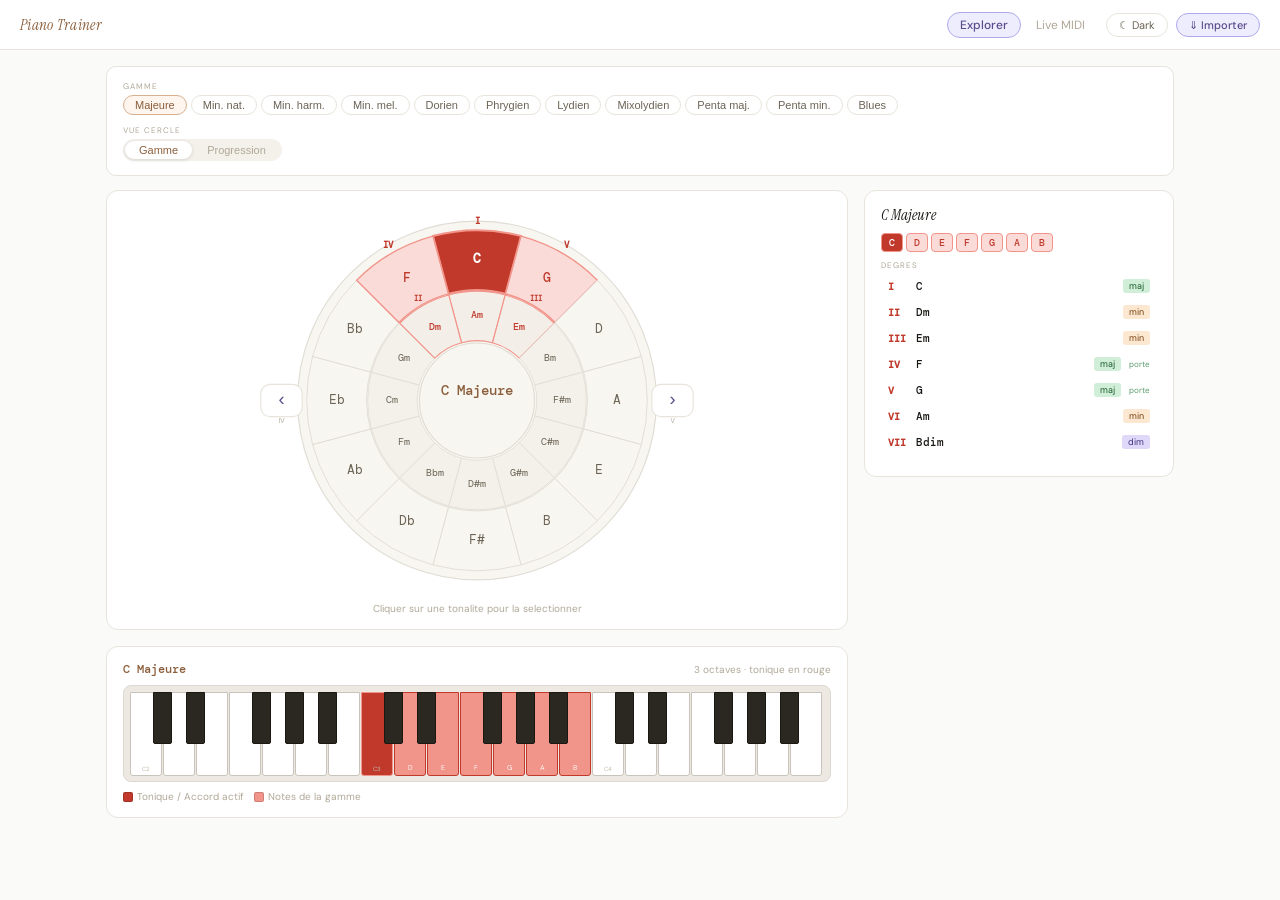
<file: explorer_v3.html>
<!DOCTYPE html>
<html lang="fr">
<head>
<meta charset="utf-8">
<meta name="viewport" content="width=device-width, initial-scale=1">
<title>Piano Trainer — Explorer</title>
<style>

@import url('https://fonts.googleapis.com/css2?family=DM+Mono:wght@300;400;500&family=DM+Sans:wght@300;400;500;600&family=Instrument+Serif:ital@0;1&family=Syne:wght@400;600;700;800&display=swap');
*{box-sizing:border-box;margin:0;padding:0}

/* ── VARIABLES THÈME ── */
body.light{
  --bg:#FAFAF8;--bg2:#F4F1EB;--bg3:#EDE9E2;
  --surface:#fff;--surface2:#F8F6F0;
  --border:#E8E4DC;--border2:#DDD9D0;
  --text:#1A1814;--text2:#6B6355;--text3:#B0A898;
  --accent:#8B5E3C;--accent2:#D8B090;--accent-bg:#FDF5EE;
  --tonic:#C0392B;--tonic-light:#F1948A;--tonic-bg:#FADBD8;
  --scale-bg:#F4EEE8;
  --purple:#5A4A8A;--purple-bg:#EEEDFE;--purple-border:#AFA9EC;
  --maj-bg:#D0EED8;--maj-txt:#1A5A2A;
  --min-bg:#FCE8D0;--min-txt:#7A4010;
  --dim-bg:#E0D8F8;--dim-txt:#3A3080;
  --aug-bg:#FFF0C8;--aug-txt:#6A4800;
  --prog-active-bg:#FDF5EE;--prog-active-border:#D8C4B0;
  --nav-bg:#fff;--nav-border:#E8E4DC;
  --piano-bg:#EDE9E2;--piano-white:#fff;--piano-black:#2A2820;
  --piano-border:#C8C4BC;--piano-border-black:#1A1810;
  --enrich-active-bg:#EF9F27;--enrich-active-txt:#412402;--enrich-active-border:#BA7517;
  --cof-bg:#F8F6F0;--cof-border:#E0DDD5;
  --logo-font:'Instrument Serif',serif;
  --ui-font:'DM Sans',sans-serif;
}
body.dark{
  --bg:#0D0D0F;--bg2:#111115;--bg3:#0A0A0C;
  --surface:#1A1A22;--surface2:#111115;
  --border:#242430;--border2:#1A1A22;
  --text:#E8E5E0;--text2:#8A8070;--text3:#3A3428;
  --accent:#F0A830;--accent2:#C07818;--accent-bg:#1E1A10;
  --tonic:#F0A830;--tonic-light:#C07818;--tonic-bg:#1E1A10;
  --scale-bg:#1A1814;
  --purple:#8878D0;--purple-bg:#1A1830;--purple-border:#3A3460;
  --maj-bg:#1A2E1A;--maj-txt:#6AAA6A;
  --min-bg:#2A1E10;--min-txt:#C07840;
  --dim-bg:#1A1830;--dim-txt:#8878C0;
  --aug-bg:#2A2010;--aug-txt:#C0A040;
  --prog-active-bg:#1E1A10;--prog-active-border:#5A4010;
  --nav-bg:#0D0D0F;--nav-border:#1A1A20;
  --piano-bg:#0A0A0C;--piano-white:#1A1A22;--piano-black:#060608;
  --piano-border:#222230;--piano-border-black:#0E0E14;
  --enrich-active-bg:#F0A830;--enrich-active-txt:#1A0E00;--enrich-active-border:#C07818;
  --cof-bg:#0D0D0F;--cof-border:#1A1A20;
  --logo-font:'Syne',sans-serif;
  --ui-font:'DM Sans',sans-serif;
}

body{font-family:var(--ui-font);min-height:100vh;background:var(--bg);color:var(--text);transition:background .25s,color .25s}

/* NAV */
nav{display:flex;align-items:center;justify-content:space-between;padding:.625rem 1.25rem;height:50px;background:var(--nav-bg);border-bottom:1px solid var(--nav-border);position:sticky;top:0;z-index:50}
.logo{font-family:var(--logo-font);font-size:15px;color:var(--accent);letter-spacing:.02em}
body.light .logo{font-style:italic;font-weight:400}
body.dark .logo{font-weight:700;letter-spacing:.06em;text-transform:uppercase}
.nav-links{display:flex;gap:2px}
.nl{font-size:12px;padding:4px 12px;border-radius:99px;cursor:pointer;border:1px solid transparent;color:var(--text3);transition:all .15s}
.nl.active{background:var(--purple-bg);color:var(--purple);border-color:var(--purple-border);font-weight:500}
.nav-right{display:flex;align-items:center;gap:8px}
.theme-btn{font-size:11px;padding:4px 12px;border-radius:99px;cursor:pointer;border:1px solid var(--border);background:var(--surface);color:var(--text2);font-family:var(--ui-font);transition:all .15s}
.theme-btn:hover{border-color:var(--accent);color:var(--accent)}
.import-btn{font-size:11px;padding:4px 12px;border-radius:99px;cursor:pointer;border:1px solid var(--purple-border);background:var(--purple-bg);color:var(--purple);font-family:var(--ui-font);font-weight:500;transition:all .15s}
.import-btn:hover{opacity:.85}

/* PAGE */
.page{padding:1rem;display:flex;flex-direction:column;gap:.875rem;max-width:1100px;margin:0 auto}
.card{border-radius:12px;padding:.875rem 1rem;border:1px solid var(--border);background:var(--surface)}
.ctrl-label{font-size:8px;letter-spacing:.12em;text-transform:uppercase;color:var(--text3);margin-bottom:.25rem}

/* CONTROLS */
.root-btns,.scale-btns{display:flex;gap:4px;flex-wrap:wrap}
.rbtn{font-size:11px;padding:3px 10px;border-radius:5px;border:1px solid var(--border);background:var(--surface);color:var(--text2);cursor:pointer;font-family:'DM Mono',monospace;font-weight:500;transition:all .1s}
.rbtn.active{background:var(--accent);color:#fff;border-color:var(--accent)}
body.light .rbtn.active{background:#1A1814;border-color:#1A1814}
.scbtn{font-size:11px;padding:3px 11px;border-radius:99px;border:1px solid var(--border);background:var(--surface);color:var(--text2);cursor:pointer;transition:all .1s}
.scbtn.active{background:var(--accent-bg);color:var(--accent);border-color:var(--accent2);font-weight:500}
.mode-tog{display:flex;background:var(--bg2);border-radius:99px;padding:2px;gap:1px}
.mtbtn{font-size:11px;padding:3px 14px;border-radius:99px;border:none;background:transparent;color:var(--text3);cursor:pointer;font-weight:500;transition:all .15s}
.mtbtn.active{background:var(--surface);color:var(--accent);box-shadow:0 1px 4px rgba(0,0,0,.12)}

/* GRID */
.main-grid{display:grid;grid-template-columns:1fr 310px;gap:1rem;align-items:start}
.left-col,.right-col{display:flex;flex-direction:column;gap:1rem}
.cof-hint{font-size:10px;color:var(--text3);text-align:center;margin-top:.375rem;transition:color .2s}
.cof-hint.build{color:var(--tonic);font-weight:500}

/* PIANO */
.piano-header{display:flex;justify-content:space-between;align-items:center;margin-bottom:.5rem}
.piano-title{font-size:12px;font-weight:500;font-family:'DM Mono',monospace;color:var(--accent)}
.piano-sub{font-size:10px;color:var(--text3)}
.piano-wrap{width:100%;background:var(--piano-bg);border-radius:8px;padding:6px 6px 5px;border:1px solid var(--border2)}
.piano88{position:relative;width:100%}
.wk{position:absolute;top:0;border-radius:0 0 3px 3px;background:var(--piano-white);border:1px solid var(--piano-border);box-sizing:border-box;display:flex;align-items:flex-end;justify-content:center;padding-bottom:3px;font-size:0;color:transparent;z-index:1;transition:background .08s}
.bk{position:absolute;top:0;border-radius:0 0 2px 2px;background:var(--piano-black);border:1px solid var(--piano-border-black);box-sizing:border-box;display:flex;align-items:flex-end;justify-content:center;padding-bottom:2px;font-size:0;color:transparent;z-index:2;transition:background .08s}
.wk.tonic{background:var(--tonic) !important;border-color:var(--tonic-light) !important;color:#fff !important;font-size:7px}
.bk.tonic{background:var(--tonic) !important;border-color:var(--tonic-light) !important;color:var(--tonic-bg) !important;font-size:6px}
.wk.scn{background:var(--tonic-light) !important;border-color:var(--tonic) !important;color:var(--bg) !important;font-size:7px}
.bk.scn{background:var(--tonic-light) !important;border-color:var(--tonic) !important;color:var(--bg) !important;font-size:6px}
.wk.chord{background:var(--tonic) !important;border-color:var(--tonic-light) !important;color:#fff !important;font-size:7px}
.bk.chord{background:var(--tonic) !important;border-color:var(--tonic-light) !important;color:var(--tonic-bg) !important;font-size:6px}
.piano-legend{display:flex;gap:10px;flex-wrap:wrap;margin-top:.5rem;font-size:10px;color:var(--text3)}
.pleg{display:flex;align-items:center;gap:4px}
.pleg-dot{width:10px;height:10px;border-radius:2px;display:inline-block;border:1px solid rgba(0,0,0,.15)}

/* PANNEAU DROIT */
.panel-header{display:flex;align-items:center;gap:6px;margin-bottom:.5rem;flex-wrap:wrap}
.panel-title{font-size:14px;font-weight:500;font-family:'DM Mono',monospace;color:var(--accent);flex:1;min-width:0}
body.light .panel-title{font-family:'Instrument Serif',serif;font-style:italic;font-size:15px;font-weight:400;color:var(--text)}
.panel-back{font-size:10px;padding:2px 8px;border-radius:4px;border:1px solid var(--border);background:var(--surface);color:var(--text2);cursor:pointer}
.si-notes{display:flex;gap:3px;flex-wrap:wrap;margin-bottom:.5rem}
.note-chip{font-size:10px;padding:2px 7px;border-radius:4px;font-family:'DM Mono',monospace;font-weight:500}
.nc-tonic{background:var(--tonic);color:#fff;border:1px solid var(--tonic-light)}
.nc-note{background:var(--tonic-bg);color:var(--tonic);border:1px solid var(--tonic-light)}
body.dark .nc-note{color:var(--tonic)}

/* DEGRÉS */
.deg-grid{display:flex;flex-direction:column;gap:2px;margin-bottom:.5rem}
.deg-row{display:flex;align-items:center;gap:6px;padding:4px 6px;border-radius:5px;cursor:pointer;border:1px solid transparent;transition:all .1s;flex-wrap:wrap}
.deg-row:hover{background:var(--tonic-bg);border-color:var(--tonic-light)}
.deg-row.selected{background:var(--tonic-bg);border-color:var(--tonic)}
body.dark .deg-row:hover{background:var(--bg2)}
body.dark .deg-row.selected{background:var(--accent-bg);border-color:var(--accent2)}
.dr-idx{font-size:10px;font-weight:600;font-family:'DM Mono',monospace;color:var(--tonic);width:22px;flex-shrink:0}
body.dark .dr-idx{color:var(--accent)}
.dr-chord{font-size:11px;font-weight:500;font-family:'DM Mono',monospace;color:var(--text);flex:1}
.dr-type{font-size:9px;padding:1px 6px;border-radius:3px;flex-shrink:0}
.dt-maj{background:var(--maj-bg);color:var(--maj-txt)}
.dt-min{background:var(--min-bg);color:var(--min-txt)}
.dt-dim{background:var(--dim-bg);color:var(--dim-txt)}
.dt-aug{background:var(--aug-bg);color:var(--aug-txt)}
.dr-deg{font-size:9px;color:var(--text3);font-family:'DM Mono',monospace;flex-shrink:0}
.dr-pivot{font-size:8px;color:#5A9A6A;margin-left:2px}

/* ENRICHISSEMENTS */
.enrich-zone{display:flex;flex-direction:column;gap:3px;width:100%;padding:4px 0 2px 22px}
.enrich-row{display:flex;gap:3px;flex-wrap:wrap}
.enrich-btn{font-size:9px;padding:2px 7px;border-radius:4px;cursor:pointer;border:1px solid var(--border);background:var(--bg2);color:var(--text3);font-family:'DM Mono',monospace;font-weight:500;transition:all .1s}
.enrich-btn.active{background:var(--enrich-active-bg);color:var(--enrich-active-txt);border-color:var(--enrich-active-border)}
.enrich-notes{font-size:10px;font-family:'DM Mono',monospace;color:var(--purple);background:var(--purple-bg);padding:3px 6px;border-radius:4px}

/* TRANSPOSITION */
.transp-section{margin-top:.5rem;padding-top:.5rem;border-top:1px solid var(--border)}
.transp-title-row{display:flex;align-items:center;gap:6px;margin-bottom:.375rem}
.transp-title{font-size:8px;letter-spacing:.1em;text-transform:uppercase;color:var(--text3)}
.transp-mode-tog{display:flex;background:var(--bg2);border-radius:99px;padding:2px;gap:1px}
.tmbtn{font-size:9px;padding:2px 10px;border-radius:99px;border:none;background:transparent;color:var(--text3);cursor:pointer}
.tmbtn.active{background:var(--surface);color:var(--accent);box-shadow:0 1px 3px rgba(0,0,0,.08)}
.transp-roots{display:flex;gap:3px;flex-wrap:wrap;margin-bottom:.375rem}
.transp-scales{display:flex;gap:3px;flex-wrap:wrap}
.tbtn{font-size:9px;padding:2px 8px;border-radius:4px;cursor:pointer;border:1px solid var(--border);background:var(--bg2);color:var(--text2);font-family:'DM Mono',monospace;transition:all .1s}
.tbtn:hover{background:var(--purple-bg);color:var(--purple);border-color:var(--purple-border)}
.tbtn.active{background:var(--accent);color:#fff;border-color:var(--accent)}
.transp-info{font-size:9px;color:var(--text3);margin-top:3px}

/* PROG ACTIONS */
.prog-actions{display:flex;gap:4px;margin-bottom:.5rem}
.pa-btn{font-size:9px;padding:2px 9px;border-radius:4px;cursor:pointer;border:1px solid;font-weight:500}
.pa-btn.del{border-color:var(--tonic-light);color:var(--tonic);background:var(--tonic-bg)}
.pa-btn.del:hover{background:var(--tonic);color:#fff}
.pa-btn.edit{border-color:var(--border);color:var(--text2);background:var(--bg2)}
.pa-btn.edit:hover{background:var(--accent);color:#fff;border-color:var(--accent)}

/* CUSTOM STEP */
.custom-step{display:flex;align-items:center;gap:6px;padding:4px 6px;border-radius:5px;cursor:pointer;border:1px solid transparent;flex-wrap:wrap}
.custom-step:hover{background:var(--tonic-bg);border-color:var(--tonic-light)}
body.dark .custom-step:hover{background:var(--bg2);border-color:var(--accent2)}
.custom-step.active{background:var(--tonic-bg);border-color:var(--tonic)}
body.dark .custom-step.active{background:var(--accent-bg);border-color:var(--accent2)}
.cs-num{font-size:10px;font-weight:600;color:var(--tonic);font-family:'DM Mono',monospace;width:18px}
body.dark .cs-num{color:var(--accent)}
.cs-note{font-size:11px;font-weight:500;color:var(--text);font-family:'DM Mono',monospace;flex:1}
.cs-deg{font-size:9px;color:var(--text3);font-family:'DM Mono',monospace;flex-shrink:0}

/* HARMONY NOTE */
.harmony-note{font-size:10px;color:var(--text2);line-height:1.5;padding:.375rem .5rem;background:var(--bg2);border-radius:5px;margin-top:.375rem;display:none}

/* PROGRESSIONS */
.prog-cat-label{font-size:8px;color:var(--text3);text-transform:uppercase;letter-spacing:.06em;margin:.4rem 0 .2rem}
.prog-item-name{font-size:11px;font-weight:500;color:var(--purple)}
.prog-item-name.custom{color:var(--accent)}
.prog-item-chords{font-size:9px;font-family:'DM Mono',monospace;color:var(--text3);margin-top:1px}
.prog-del-btn{font-size:9px;padding:1px 5px;border-radius:3px;cursor:pointer;background:transparent;color:var(--border);border:none;flex-shrink:0;line-height:1.4}
.prog-del-btn:hover{color:var(--tonic);background:var(--tonic-bg)}

/* BOUTONS */
.btn-primary{width:100%;padding:.4rem;border-radius:6px;border:none;font-size:11px;cursor:pointer;font-weight:500;background:var(--purple);color:#fff;margin-top:.375rem;font-family:var(--ui-font)}
.btn-primary:hover{opacity:.88}
.btn-red{width:100%;padding:.4rem;border-radius:6px;border:none;font-size:11px;cursor:pointer;font-weight:500;background:var(--tonic);color:#fff;margin-top:.375rem;font-family:var(--ui-font)}
.btn-red:hover{opacity:.88}

/* BUILD PANEL */
.build-panel{display:none}
.build-header{display:flex;align-items:center;justify-content:space-between;margin-bottom:.625rem}
.build-title{font-size:13px;font-weight:500;color:var(--tonic);font-family:'DM Mono',monospace}
.build-cancel{font-size:10px;padding:2px 8px;border-radius:4px;border:1px solid var(--border);background:var(--surface);color:var(--text2);cursor:pointer}
.build-current{min-height:60px;margin-bottom:.625rem}
.build-note-name{font-size:24px;font-weight:200;color:var(--accent);font-family:'DM Mono',monospace;line-height:1;margin-bottom:.375rem}
body.light .build-note-name{font-family:'Instrument Serif',serif;font-style:italic;font-weight:400;font-size:26px}
.build-seq-label{font-size:8px;letter-spacing:.1em;text-transform:uppercase;color:var(--text3);margin-bottom:.375rem}
.build-seq{display:flex;gap:4px;flex-wrap:wrap;min-height:26px;align-items:center;margin-bottom:.625rem}
.build-step{display:inline-flex;align-items:center;gap:2px;padding:2px 7px;border-radius:4px;font-size:10px;font-family:'DM Mono',monospace;font-weight:500;background:var(--purple-bg);color:var(--purple);border:1px solid var(--purple-border)}
.build-step-x{font-size:9px;opacity:.4;cursor:pointer;margin-left:2px}
.build-step-x:hover{opacity:1}
.build-empty{font-size:10px;color:var(--text3);font-style:italic}
.build-actions{display:flex;gap:6px}
.build-clear{font-size:10px;padding:3px 10px;border-radius:5px;border:1px solid var(--border);background:var(--surface);color:var(--text2);cursor:pointer}
.build-validate{font-size:10px;padding:3px 14px;border-radius:5px;border:none;background:var(--purple);color:#fff;cursor:pointer;font-weight:500;flex:1}
.build-name-input{width:100%;padding:4px 8px;border-radius:5px;border:1px solid var(--border);font-size:11px;font-family:'DM Mono',monospace;color:var(--text);background:var(--bg2);outline:none;margin-bottom:.5rem;transition:border .15s}
.build-name-input:focus{border-color:var(--accent)}

/* MODALE */
.modal-overlay{display:none;position:fixed;inset:0;background:rgba(0,0,0,.5);z-index:200;align-items:center;justify-content:center;backdrop-filter:blur(2px)}
.modal-overlay.open{display:flex}
.modal{background:var(--surface);border-radius:14px;padding:1.5rem;width:min(520px,92vw);box-shadow:0 8px 40px rgba(0,0,0,.2);display:flex;flex-direction:column;gap:1rem;border:1px solid var(--border)}
.modal-header{display:flex;align-items:center;justify-content:space-between}
.modal-title{font-size:15px;font-weight:500;color:var(--accent);font-family:'DM Mono',monospace}
body.light .modal-title{font-family:'Instrument Serif',serif;font-style:italic;font-weight:400;font-size:17px}
.modal-close{font-size:18px;color:var(--text3);cursor:pointer;border:none;background:none;line-height:1;padding:2px 6px}
.modal-close:hover{color:var(--text)}
.modal-search-row{display:flex;gap:8px}
.modal-input{flex:1;padding:8px 12px;border-radius:8px;border:1px solid var(--border);font-size:13px;color:var(--text);background:var(--bg2);outline:none;transition:border .15s;font-family:var(--ui-font)}
.modal-input:focus{border-color:var(--accent)}
.modal-search-btn{padding:8px 16px;border-radius:8px;border:none;background:var(--purple);color:#fff;font-size:12px;font-weight:500;cursor:pointer;white-space:nowrap;font-family:var(--ui-font)}
.modal-search-btn:disabled{opacity:.5;cursor:wait}
.modal-status{font-size:11px;color:var(--text3);min-height:16px;font-style:italic}
.modal-result{background:var(--bg2);border:1px solid var(--border);border-radius:10px;padding:1rem;display:none;flex-direction:column;gap:.625rem}
.modal-result.visible{display:flex}
.mr-song{font-size:13px;font-weight:500;color:var(--text);font-family:'DM Mono',monospace}
.mr-key{font-size:11px;color:var(--text2)}
.mr-chords{display:flex;gap:4px;flex-wrap:wrap;margin:.25rem 0}
.mr-chord{font-size:11px;padding:2px 8px;border-radius:4px;font-family:'DM Mono',monospace;font-weight:500;background:var(--purple-bg);color:var(--purple);border:1px solid var(--purple-border)}
.mr-chord.out{background:var(--tonic-bg);color:var(--tonic);border-color:var(--tonic-light)}
.mr-note{font-size:10px;color:var(--text2);line-height:1.5}
.modal-import-btn{padding:8px 20px;border-radius:8px;border:none;background:var(--tonic);color:#fff;font-size:12px;font-weight:500;cursor:pointer;align-self:flex-start}
.modal-examples{display:flex;gap:6px;flex-wrap:wrap}
.modal-ex{font-size:10px;padding:2px 8px;border-radius:4px;cursor:pointer;border:1px solid var(--border);background:var(--bg2);color:var(--text2);font-family:'DM Mono',monospace}
.modal-ex:hover{background:var(--accent-bg);color:var(--accent);border-color:var(--accent2)}

</style>
</head>
<body class="light">

<nav>
  <span class="logo">Piano Trainer</span>
  <div style="display:flex;align-items:center;gap:8px">
    <div class="nav-links">
      <span class="nl active">Explorer</span>
      <span class="nl">Live MIDI</span>
    </div>
    <button id="theme-btn" class="theme-btn" onclick="toggleTheme()">☾ Dark</button>
    <button class="import-btn" onclick="openImportModal()">&#8659; Importer</button>
  </div>
</nav>

<!-- MODALE IMPORT -->
<div class="modal-overlay" id="import-overlay" onclick="closeImportIfOutside(event)">
  <div class="modal">
    <div class="modal-header">
      <span class="modal-title">&#8659; Importer les accords d'un morceau</span>
      <button class="modal-close" onclick="closeImportModal()">&#10005;</button>
    </div>
    <div>
      <div class="ctrl-label" style="margin-bottom:.375rem">Nom du morceau</div>
      <div class="modal-search-row">
        <input class="modal-input" id="import-query" type="text" placeholder="Ex: Let It Be Beatles, Autumn Leaves jazz...">
        <button class="modal-search-btn" id="import-btn" onclick="importSearch()">Rechercher</button>
      </div>
    </div>
    <div>
      <div class="ctrl-label" style="margin-bottom:.375rem">Exemples</div>
      <div class="modal-examples">
        <span class="modal-ex" onclick="importQuick('Let It Be - The Beatles')">Let It Be</span>
        <span class="modal-ex" onclick="importQuick('Autumn Leaves - jazz standard')">Autumn Leaves</span>
        <span class="modal-ex" onclick="importQuick('No Woman No Cry - Bob Marley')">No Woman No Cry</span>
        <span class="modal-ex" onclick="importQuick('Ain\'t No Sunshine - Bill Withers')">Ain't No Sunshine</span>
        <span class="modal-ex" onclick="importQuick('Fly Me to the Moon - jazz standard')">Fly Me to the Moon</span>
        <span class="modal-ex" onclick="importQuick('Hotel California - Eagles')">Hotel California</span>
        <span class="modal-ex" onclick="importQuick('Summertime - Gershwin')">Summertime</span>
      </div>
    </div>
    <div class="modal-status" id="import-status"></div>
    <div class="modal-result" id="import-result">
      <div class="mr-song" id="import-song-name"></div>
      <div class="mr-key" id="import-key"></div>
      <div class="mr-chords" id="import-chords-display"></div>
      <div class="mr-note" id="import-note"></div>
      <button class="modal-import-btn" onclick="importToExplorer()">&#10003; Ajouter a mes progressions</button>
    </div>
  </div>
</div>
<div class="page">
  <!-- CONTROLS -->
  <div class="card" style="border-radius:10px;display:flex;flex-direction:column;gap:.625rem">
    <div><div class="ctrl-label">Gamme</div><div class="scale-btns" id="scale-btns"></div></div>
    <div style="display:flex;align-items:center;gap:1rem;flex-wrap:wrap">
      <div><div class="ctrl-label">Vue cercle</div>
        <div class="mode-tog">
          <button class="mtbtn active" id="btn-scale" onclick="setViewMode('scale',this)">Gamme</button>
          <button class="mtbtn" id="btn-prog" onclick="setViewMode('prog',this)">Progression</button>
        </div>
      </div>
      <div id="prog-quick-wrap" style="display:none;flex:1;min-width:0">
        <div class="ctrl-label">Progressions</div>
        <div style="display:flex;gap:4px;flex-wrap:wrap;align-items:center" id="prog-quick"></div>
        <div style="display:flex;gap:4px;margin-top:.375rem">
          <button onclick="randomProg()" style="font-size:10px;padding:2px 10px;border-radius:4px;border:none;background:#3C3480;color:#fff;cursor:pointer;font-weight:500">&#9654; Aleatoire</button>
          <button onclick="startBuild()" style="font-size:10px;padding:2px 10px;border-radius:4px;border:none;background:#C0392B;color:#fff;cursor:pointer;font-weight:500">&#9998; Construire</button>
        </div>
      </div>
    </div>
  </div>

  <div class="main-grid">
    <div class="left-col">
      <div class="card" style="display:flex;flex-direction:column;align-items:center">
        <svg id="cof" viewBox="-40 -10 400 340" style="width:100%;max-width:460px;display:block"></svg>
        <div class="cof-hint" id="cof-hint">Cliquer sur une tonalite pour la selectionner</div>
      </div>
      <div class="card">
        <div class="piano-header">
          <span class="piano-title" id="piano-title">C Majeure</span>
          <span class="piano-sub" id="piano-sub">3 octaves · tonique en rouge</span>
        </div>
        <div class="piano-wrap"><div class="piano88" id="pw"></div></div>
        <div class="piano-legend">
          <span class="pleg"><span class="pleg-dot" style="background:var(--tonic)"></span>Tonique / Accord actif</span>
          <span class="pleg"><span class="pleg-dot" style="background:var(--tonic-light)"></span>Notes de la gamme</span>
        </div>
      </div>
    </div>

    <div class="right-col">
      <!-- PANNEAU PRINCIPAL (contextuel) -->
      <div class="card" id="main-panel">
        <div class="panel-header" id="panel-header"></div>
        <div id="panel-body"></div>
      </div>

      <!-- PANNEAU CONSTRUCTION -->
      <div class="card build-panel" id="panel-build">
        <div class="build-header">
          <span class="build-title">&#9998; Construction</span>
          <button class="build-cancel" onclick="cancelBuild()">Annuler</button>
        </div>
        <div class="ctrl-label" style="margin-bottom:.375rem">Clique une note sur le cercle</div>
        <div class="build-current" id="build-current">
          <div style="font-size:10px;color:#C0BAA8;font-style:italic">En attente...</div>
        </div>
        <div class="build-seq-label">Sequence</div>
        <div class="build-seq" id="build-seq"><span class="build-empty">Vide</span></div>
        <!-- Champ nom -->
        <div style="margin-bottom:.5rem">
          <div class="ctrl-label" style="margin-bottom:.25rem">Nom de la progression</div>
          <input id="build-name" type="text" placeholder="Ex: Mon II-V-I jazz..." class="build-name-input"/>
        </div>
        <div class="build-actions">
          <button class="build-clear" onclick="clearBuildSeq()">Effacer</button>
          <button class="build-validate" onclick="validateBuild()">&#10003; Valider</button>
        </div>
      </div>

    </div>
  </div>
</div>



<script>

/* ── THÈME DUAL MODE ── */
var isDark=false;
function initTheme(){
  var saved=localStorage.getItem('piano_trainer_theme');
  isDark=(saved==='dark');
  applyTheme(false);
}
function applyTheme(animate){
  document.body.className=isDark?'dark':'light';
  var btn=document.getElementById('theme-btn');
  if(btn)btn.textContent=isDark?'☀ Light':'☾ Dark';
}
function toggleTheme(){
  isDark=!isDark;
  localStorage.setItem('piano_trainer_theme',isDark?'dark':'light');
  applyTheme(true);
  drawCOF();
}


var EN=['C','C#','D','D#','E','F','F#','G','G#','A','A#','B'];
var ROOTS=[{v:0,l:'C'},{v:2,l:'D'},{v:4,l:'E'},{v:5,l:'F'},{v:7,l:'G'},{v:9,l:'A'},{v:11,l:'B'},{v:1,l:'C#'},{v:3,l:'Eb'},{v:6,l:'F#'},{v:8,l:'Ab'},{v:10,l:'Bb'}];
var SCALES=[
  {id:'major',    label:'Majeure',    iv:[0,2,4,5,7,9,11], ch:['maj','min','min','maj','maj','min','dim']},
  {id:'minor',    label:'Min. nat.',  iv:[0,2,3,5,7,8,10], ch:['min','dim','maj','min','min','maj','maj']},
  {id:'harmonic', label:'Min. harm.', iv:[0,2,3,5,7,8,11], ch:['min','dim','aug','min','maj','maj','dim']},
  {id:'melodic',  label:'Min. mel.',  iv:[0,2,3,5,7,9,11], ch:['min','min','aug','maj','maj','dim','dim']},
  {id:'dorian',   label:'Dorien',     iv:[0,2,3,5,7,9,10], ch:['min','min','maj','maj','min','dim','maj']},
  {id:'phrygian', label:'Phrygien',   iv:[0,1,3,5,7,8,10], ch:['min','maj','maj','min','dim','maj','min']},
  {id:'lydian',   label:'Lydien',     iv:[0,2,4,6,7,9,11], ch:['maj','maj','min','dim','maj','min','min']},
  {id:'mixo',     label:'Mixolydien', iv:[0,2,4,5,7,9,10], ch:['maj','min','dim','maj','min','min','maj']},
  {id:'penta_maj',label:'Penta maj.', iv:[0,2,4,7,9],      ch:null},
  {id:'penta_min',label:'Penta min.', iv:[0,3,5,7,10],     ch:null},
  {id:'blues',    label:'Blues',      iv:[0,3,5,6,7,10],   ch:null}
];
var PROGS=[
  {name:'I-V-VI-IV',  cat:'Pop',    degs:[0,4,5,3]},
  {name:'I-IV-V',     cat:'Pop',    degs:[0,3,4]},
  {name:'VI-IV-I-V',  cat:'Pop',    degs:[5,3,0,4]},
  {name:'I-VI-IV-V',  cat:'Pop',    degs:[0,5,3,4]},
  {name:'II-V-I',     cat:'Jazz',   degs:[1,4,0]},
  {name:'I-VI-II-V',  cat:'Jazz',   degs:[0,5,1,4]},
  {name:'I-IV-I-V',   cat:'Blues',  degs:[0,3,0,4]},
  {name:'I-III-IV-V', cat:'Rock',   degs:[0,2,3,4]},
  {name:'II-IV-I',    cat:'Soul',   degs:[1,3,0]},
  {name:'I-IV-VI-V',  cat:'Gospel', degs:[0,3,5,4]}
];
var ENRICHMENTS={
  maj:[{id:'maj7',l:'Maj7'},{id:'add9',l:'add9'},{id:'6',l:'6'},{id:'sus2',l:'sus2'},{id:'sus4',l:'sus4'}],
  dom:[{id:'7',l:'7'},{id:'9',l:'9'},{id:'11',l:'11'},{id:'13',l:'13'},{id:'7sus4',l:'7sus4'}],
  min:[{id:'min7',l:'min7'},{id:'min9',l:'min9'},{id:'min11',l:'min11'},{id:'minmaj7',l:'mMaj7'}],
  dim:[{id:'dim7',l:'Dim7'},{id:'m7b5',l:'m7b5'}],
  aug:[{id:'aug7',l:'Aug7'}]
};
var ENRICH_IV={
  maj:[0,4,7],maj7:[0,4,7,11],add9:[0,4,7,14],'6':[0,4,7,9],sus2:[0,2,7],sus4:[0,5,7],
  min:[0,3,7],min7:[0,3,7,10],min9:[0,3,7,10,14],min11:[0,3,7,10,14,17],minmaj7:[0,3,7,11],
  '7':[0,4,7,10],'9':[0,4,7,10,14],'11':[0,4,7,10,14,17],'13':[0,4,7,10,14,17,21],'7sus4':[0,5,7,10],
  dim:[0,3,6],dim7:[0,3,6,9],m7b5:[0,3,6,10],aug:[0,4,8],aug7:[0,4,8,10]
};
var ENRICH_SUF={maj:'',min:'m',dim:'dim',aug:'aug',maj7:'maj7',add9:'add9','6':'6',sus2:'sus2',sus4:'sus4',
  min7:'m7',min9:'m9',min11:'m11',minmaj7:'mMaj7','7':'7','9':'9','11':'11','13':'13','7sus4':'7sus4',
  dim7:'dim7',m7b5:'m7b5',aug7:'aug7'};
var ROMAN=['I','II','III','IV','V','VI','VII'];
var PCOLS=['#F0A830','#F0A830','#F0A830','#F0A830','#F0A830'];
var COF_MAJ=[0,7,2,9,4,11,6,1,8,3,10,5];
var COF_MAJ_L=['C','G','D','A','E','B','F#','Db','Ab','Eb','Bb','F'];
var COF_MIN=[9,4,11,6,1,8,3,10,5,0,7,2];
var COF_MIN_L=['Am','Em','Bm','F#m','C#m','G#m','D#m','Bbm','Fm','Cm','Gm','Dm'];
var BLK=[1,3,6,8,10];var MIDI_START=36,MIDI_END=71;
var OCTAVE_LABELS={36:'C2',48:'C3',60:'C4'};
function mod(s){return((s%12)+12)%12;}
function isB(s){return BLK.indexOf(mod(s))>=0;}

/* ── ÉTAT ── */
var st={root:0,scale:'major',viewMode:'scale'};
/* Mode progression standard */
var stdProg={idx:0,activeStep:-1,enrichPerStep:{}};
/* Mode custom prog */
var customProgs=[];
var customProg={idx:-1,activeStep:-1,transpMode:'root'};
/* Mode build */
var buildMode=false;
var bld={currentNote:null,currentEnrich:'',sequence:[]};
/* Mode gamme */
var scaleState={activeDeg:-1,activeEnrich:''};

function getSC(){for(var i=0;i<SCALES.length;i++)if(SCALES[i].id===st.scale)return SCALES[i];return SCALES[0];}
function getNotes(){var sc=getSC();return sc.iv.map(function(iv){return mod(st.root+iv);});}
function roleInScale(semi){var sc=getSC();var notes=getNotes();var idx=notes.indexOf(semi);if(idx<0)return null;if(!sc.ch)return 'scale';return sc.ch[idx];}
function enrichLabel(semi,enrichId){return EN[semi]+(ENRICH_SUF[enrichId]||enrichId);}
function chordNameDeg(d,enrichId){
  var sc=getSC();if(d>=sc.iv.length)return '?';
  var n=EN[mod(st.root+sc.iv[d])];if(!sc.ch)return n;
  var t=sc.ch[d];
  if(!enrichId||enrichId===t)return n+(t==='min'?'m':t==='dim'?'dim':t==='aug'?'aug':'');
  return n+(ENRICH_SUF[enrichId]||enrichId);
}
function progChords(degs){var sc=getSC();if(!sc.ch)return '';return degs.filter(function(d){return d<sc.iv.length;}).map(function(d){return chordNameDeg(d,'');}).join(' - ');}
function enrichGroup(type,scId,degIdx){
  if(type==='dim')return 'dim';if(type==='aug')return 'aug';if(type==='min')return 'min';
  if((scId==='major'&&degIdx===4)||type==='dom')return 'dom';return 'maj';
}
function seqDegree(semi){
  var notes=getNotes();var idx=notes.indexOf(semi);return idx>=0?ROMAN[idx]:'?';
}
function computeIntervals(seq){
  if(!seq||seq.length===0)return[];var root=seq[0].semi;
  return seq.map(function(s){return mod(s.semi-root);});
}
function customProgChordStr(cp){
  return cp.sequence.map(function(s){return s.label;}).join(' - ');
}

/* ── COF SVG ── */
var CX=160,CY=160,R_MAJ_O=148,R_MAJ_I=96,R_MIN_O=95,R_MIN_I=52,R_CTR=50;
function pxy(r,a){var rad=(a-90)*Math.PI/180;return[CX+r*Math.cos(rad),CY+r*Math.sin(rad)];}
function arcPath(ri,ro,a0,a1){
  var p1=pxy(ro,a0),p2=pxy(ro,a1),p3=pxy(ri,a1),p4=pxy(ri,a0);
  return['M',p1[0],p1[1],'A',ro,ro,0,0,1,p2[0],p2[1],'L',p3[0],p3[1],'A',ri,ri,0,0,0,p4[0],p4[1],'Z'].join(' ');
}
function sel(tag,att){var e=document.createElementNS('http://www.w3.org/2000/svg',tag);for(var k in att)e.setAttribute(k,''+att[k]);return e;}
function stxt(x,y,s,fs,fw,fill){
  var t=sel('text',{x:x,y:y,'text-anchor':'middle','dominant-baseline':'middle','font-size':fs,'font-weight':fw,fill:fill,'font-family':'DM Mono,monospace'});
  t.style.pointerEvents='none';t.textContent=s;return t;
}

function drawCOF(){
  var svg=document.getElementById('cof');svg.innerHTML='';
  var sc=getSC();var tonic=mod(st.root);var notes=getNotes();

  /* Prog map pour numéros */
  var pm={};
  var isProgView=(st.viewMode==='prog');
  if(isProgView){
    if(customProg.idx>=0){
      customProgs[customProg.idx].sequence.forEach(function(s,i){var k=s.type+'_'+s.semi;if(!pm[k])pm[k]=i+1;});
    } else if(sc.ch){
      PROGS[stdProg.idx].degs.forEach(function(d,i){
        if(d<sc.iv.length){var r=mod(st.root+sc.iv[d]);var t=sc.ch[d];var k=t+'_'+r;if(!pm[k])pm[k]=i+1;}
      });
    }
  }

  svg.appendChild(sel('circle',{cx:CX,cy:CY,r:156,fill:'var(--cof-bg)',stroke:'var(--cof-border)','stroke-width':'1'}));

  var rings=[
    {list:COF_MAJ,labels:COF_MAJ_L,rI:R_MAJ_I,rO:R_MAJ_O,type:'maj',fs:'11'},
    {list:COF_MIN,labels:COF_MIN_L,rI:R_MIN_I,rO:R_MIN_O,type:'min',fs:'8.5'}
  ];

  rings.forEach(function(ring){
    for(var i=0;i<12;i++){
      var a0=i*30-15,a1=i*30+15;var semi=ring.list[i];
      var role=roleInScale(semi);
      var isTonic=(semi===tonic);
      var isInRing=(role===ring.type||(role==='scale'&&ring.type==='maj'));
      var fill,stroke,sw,tc,fw;
      if(isProgView){
        var seq=pm[ring.type+'_'+semi]||0;
        fill=seq?'var(--tonic-bg)':(ring.type==='maj'?'var(--cof-bg)':'var(--bg2)');
        stroke=seq?'var(--tonic)':(ring.type==='maj'?'var(--cof-border)':'var(--border)');
        sw=seq?'1.5':(ring.type==='maj'?'0.8':'0.7');
        tc=seq?'var(--tonic)':'var(--text2)';
        fw=seq?'700':'400';
      } else if(buildMode){
        fill='var(--cof-bg)';stroke='var(--cof-border)';sw='0.8';tc='var(--text2)';fw='400';
      } else {
        if(isTonic&&role===ring.type){fill='var(--tonic)';stroke='var(--tonic-light)';sw='1.8';tc='#fff';fw='700';}
        else if(isInRing&&!isTonic){fill=ring.type==='maj'?'var(--tonic-bg)':'var(--scale-bg)';stroke='var(--tonic-light)';sw=ring.type==='maj'?'1.2':'1';tc='var(--tonic)';fw='500';}
        else{fill=ring.type==='maj'?'var(--cof-bg)':'var(--bg2)';stroke='var(--cof-border)';sw=ring.type==='maj'?'0.8':'0.7';tc='var(--text2)';fw='400';}
      }
      var p=sel('path',{d:arcPath(ring.rI,ring.rO,a0,a1),fill:fill,stroke:stroke,'stroke-width':sw,cursor:'pointer','data-type':ring.type,'data-semi':semi});
      (function(s,rt){p.addEventListener('click',function(){
        if(buildMode){bldClickNote(s,rt);}else{st.root=s;scaleState.activeDeg=-1;scaleState.activeEnrich='';buildRootBtns();updateAll();}
      });})(semi,ring.type);
      svg.appendChild(p);
      var mp=pxy((ring.rI+ring.rO)/2,i*30);
      svg.appendChild(stxt(mp[0],mp[1],ring.labels[i],ring.fs,fw,tc));
      /* Degrés roman externe (mode gamme) */
      if(!isProgView&&!buildMode&&(isInRing||(isTonic&&role===ring.type))){
        var degIdx=notes.indexOf(semi);
        if(degIdx>=0){
          var dp=pxy(ring.rO+7,i*30);
          svg.appendChild(stxt(dp[0],dp[1],ROMAN[degIdx],ring.type==='maj'?'7.5':'6.5','600','var(--tonic)'));
        }
      }
      /* Numéros progression */
      if(isProgView&&pm[ring.type+'_'+semi]){
        var seq=pm[ring.type+'_'+semi];
        var nr=ring.rO-7;
        var np=pxy(nr,i*30);
        svg.appendChild(sel('circle',{cx:np[0],cy:np[1],r:8,fill:'var(--tonic)',stroke:'var(--cof-bg)','stroke-width':'1.5'}));
        svg.appendChild(stxt(np[0],np[1],''+seq,'7.5','700','#fff'));
      }
    }
  });

  svg.appendChild(sel('circle',{cx:CX,cy:CY,r:R_CTR,fill:'var(--cof-bg)',stroke:'var(--cof-border)','stroke-width':'1'}));
  var sc=getSC();
  var centerTxt=buildMode?'Construction':(isProgView&&customProg.idx>=0?customProgs[customProg.idx].name.substring(0,12):EN[st.root]+' '+sc.label);
  svg.appendChild(stxt(CX,CY-8,centerTxt,'12','500',buildMode?'var(--tonic)':'var(--accent)'));
  if(isProgView&&customProg.idx<0)svg.appendChild(stxt(CX,CY+7,PROGS[stdProg.idx].name,'8','400','var(--text3)'));

  /* En mode build : afficher la séquence en cours avec numéros */
  if(buildMode&&bld.sequence.length>0){
    var bldMap={};
    bld.sequence.forEach(function(s,i){var k=s.type+'_'+s.semi;if(!bldMap[k])bldMap[k]=i+1;});
    /* Colorier les segments déjà ajoutés */
    document.querySelectorAll('#cof path').forEach(function(p){
      var t=p.getAttribute('data-type');var s=p.getAttribute('data-semi');
      if(!t||!s)return;
      var seq=bldMap[t+'_'+s];
      if(seq){p.setAttribute('fill',PCOLS[Math.min(seq-1,4)]);p.setAttribute('stroke','#333');}
    });
    /* Ajouter les numéros */
    var rings2=[
      {list:COF_MAJ,rO:R_MAJ_O,rI:R_MAJ_I,type:'maj'},
      {list:COF_MIN,rO:R_MIN_O,rI:R_MIN_I,type:'min'}
    ];
    rings2.forEach(function(ring){
      for(var i=0;i<12;i++){
        var semi=ring.list[i];var key=ring.type+'_'+semi;
        if(bldMap[key]){
          var seq=bldMap[key];var np=pxy(ring.rO-7,i*30);
          svg.appendChild(sel('circle',{cx:np[0],cy:np[1],r:8,fill:'var(--tonic)',stroke:'var(--cof-bg)','stroke-width':'1.5'}));
          svg.appendChild(stxt(np[0],np[1],''+seq,'7.5','700','#fff'));
        }
      }
    });
  }

  /* ── Flèches de navigation circulaire — à l'extérieur du cercle ── */
  if(!buildMode){
    var bgCol='var(--surface)';var bgHov='var(--bg2)';var arrowCol='var(--purple)';var lblCol='var(--text3)';
    var gL=sel('g',{cursor:'pointer'});
    gL.addEventListener('click',function(e){e.stopPropagation();navigateCircle(-1);});
    var rL=sel('rect',{x:'-28',y:CY-14,width:'36',height:'28',rx:'8',fill:bgCol,stroke:'var(--border)','stroke-width':'1',cursor:'pointer'});
    rL.addEventListener('mouseenter',function(){rL.setAttribute('fill',bgHov);});
    rL.addEventListener('mouseleave',function(){rL.setAttribute('fill',bgCol);});
    gL.appendChild(rL);
    var tL=sel('text',{x:'-10',y:CY,'text-anchor':'middle','dominant-baseline':'middle','font-size':'16','fill':arrowCol,'font-family':'sans-serif','font-weight':'300'});
    tL.style.pointerEvents='none';tL.textContent='‹';gL.appendChild(tL);
    var lbL=sel('text',{x:'-10',y:CY+18,'text-anchor':'middle','dominant-baseline':'middle','font-size':'5.5','fill':lblCol,'font-family':'sans-serif'});
    lbL.style.pointerEvents='none';lbL.textContent='IV';gL.appendChild(lbL);
    svg.appendChild(gL);

    var gR=sel('g',{cursor:'pointer'});
    gR.addEventListener('click',function(e){e.stopPropagation();navigateCircle(+1);});
    var rR=sel('rect',{x:'312',y:CY-14,width:'36',height:'28',rx:'8',fill:bgCol,stroke:'var(--border)','stroke-width':'1',cursor:'pointer'});
    rR.addEventListener('mouseenter',function(){rR.setAttribute('fill',bgHov);});
    rR.addEventListener('mouseleave',function(){rR.setAttribute('fill',bgCol);});
    gR.appendChild(rR);
    var tR=sel('text',{x:'330',y:CY,'text-anchor':'middle','dominant-baseline':'middle','font-size':'16','fill':arrowCol,'font-family':'sans-serif','font-weight':'300'});
    tR.style.pointerEvents='none';tR.textContent='›';gR.appendChild(tR);
    var lbR=sel('text',{x:'330',y:CY+18,'text-anchor':'middle','dominant-baseline':'middle','font-size':'5.5','fill':lblCol,'font-family':'sans-serif'});
    lbR.style.pointerEvents='none';lbR.textContent='V';gR.appendChild(lbR);
    svg.appendChild(gR);
  }
}

/* ── Navigation circulaire ← → ── */
/* COF_MAJ = ordre des quintes : C G D A E B F# Db Ab Eb Bb F
   +1 = quinte montante (ex: C → G)
   -1 = quarte montante / quinte descendante (ex: C → F)
*/
function navigateCircle(dir){
  if(st.viewMode==='prog'&&customProg.idx>=0){
    /* Mode custom prog : transpose la progression d'un cran */
    var cp=customProgs[customProg.idx];
    if(cp.sequence.length===0)return;
    var currentRootIdx=COF_MAJ.indexOf(cp.sequence[0].semi);
    if(currentRootIdx<0)currentRootIdx=0;
    var newIdx=((currentRootIdx+dir)%12+12)%12;
    transposeCustomRoot(cp,COF_MAJ[newIdx]);
  } else if(st.viewMode==='prog'&&customProg.idx<0){
    /* Mode progression standard : change la tonique d'un cran */
    var currentIdx=COF_MAJ.indexOf(mod(st.root));
    if(currentIdx<0)currentIdx=0;
    var newIdx=((currentIdx+dir)%12+12)%12;
    st.root=COF_MAJ[newIdx];
    scaleState.activeDeg=-1;scaleState.activeEnrich='';stdProg.activeStep=-1;
    buildRootBtns();updateAll();
  } else {
    /* Mode gamme : change la tonique d'un cran sur le cercle */
    var currentIdx=COF_MAJ.indexOf(mod(st.root));
    if(currentIdx<0)currentIdx=0;
    var newIdx=((currentIdx+dir)%12+12)%12;
    st.root=COF_MAJ[newIdx];
    scaleState.activeDeg=-1;scaleState.activeEnrich='';
    buildRootBtns();updateAll();
  }
}

/* ── PIANO ── */
function buildPiano(){
  var pw=document.getElementById('pw');pw.innerHTML='';
  var whites=[],nw=0;
  for(var m=MIDI_START;m<=MIDI_END;m++)if(!isB(m)){whites.push(m);nw++;}
  var totalW=pw.parentElement.offsetWidth-14||580;
  var ww=Math.floor((totalW-nw)/nw),wh=84,bw=Math.max(5,Math.floor(ww*.62));
  if(ww<4)ww=4;pw.style.height=wh+'px';
  for(var i=0;i<whites.length;i++){
    var midi=whites[i],x=i*(ww+1),sm=mod(midi);
    var el=document.createElement('div');el.className='wk';el.id='pw_K'+midi;
    el.style.cssText='left:'+x+'px;width:'+ww+'px;height:'+wh+'px;';
    if(OCTAVE_LABELS[midi]){var lb=document.createElement('span');lb.style.cssText='position:absolute;bottom:2px;font-size:6px;color:#C0BAA8;left:0;right:0;text-align:center;pointer-events:none';lb.textContent=OCTAVE_LABELS[midi];el.appendChild(lb);}
    pw.appendChild(el);
    var bsa={0:1,2:3,5:6,7:8,9:10};
    if(bsa[sm]!==undefined){var bmidi=midi+1;if(bmidi<=MIDI_END&&isB(bmidi)){var bel=document.createElement('div');bel.className='bk';bel.id='pw_K'+bmidi;bel.style.cssText='left:'+(x+ww-Math.floor(bw/2))+'px;width:'+bw+'px;height:'+(wh*.62)+'px;';pw.appendChild(bel);}}
  }
}

function paintPiano(chordMidiSet){
  /* chordMidiSet = null (mode gamme) ou Set/objet de midi absolus (mode accord) */
  var sc=getSC();var notes=getNotes();var tonic=mod(st.root);
  var centerTonic=60;for(var m=48;m<=72;m++){if(mod(m)===tonic){centerTonic=m;break;}}
  var cS=centerTonic,cE=centerTonic+12;
  for(var m=MIDI_START;m<=MIDI_END;m++){
    var el=document.getElementById('pw_K'+m);if(!el)continue;
    var sm=mod(m);var blk=isB(sm);
    el.className=blk?'bk':'wk';el.style.fontSize='0';
    var octLbl=el.querySelector('span');if(octLbl)el.style.color='transparent';else el.textContent='';
    if(chordMidiSet){
      /* Accord : seulement les midi absolus présents dans chordMidiSet */
      if(chordMidiSet[m]){el.classList.add('chord');el.style.fontSize=blk?'6px':'7px';if(!octLbl)el.textContent=EN[sm];}
    } else {
      /* Gamme : octave centrale uniquement */
      var inCenter=(m>=cS&&m<cE),inScale=notes.indexOf(sm)>=0,isTonic=(sm===tonic);
      if(inCenter&&isTonic){el.classList.add('tonic');el.style.fontSize=blk?'6px':'7px';if(!octLbl)el.textContent=EN[sm];}
      else if(inCenter&&inScale){el.classList.add('scn');el.style.fontSize=blk?'6px':'7px';if(!octLbl)el.textContent=EN[sm];}
    }
  }
}

function highlightChord(semi,enrichId,baseType){
  var iv=ENRICH_IV[enrichId]||ENRICH_IV[baseType]||[0,4,7];
  var tonic=mod(st.root);
  /* Octave centrale : la plus proche du Do central (midi 60) qui contient la tonique */
  var centerTonic=60;
  /* Cherche la tonique dans la plage 48-72 (C3-C5) */
  for(var m=48;m<=72;m++){if(mod(m)===tonic){centerTonic=m;break;}}
  /* Pour chaque note de l'accord, cherche d'abord DANS centerTonic..centerTonic+11
     puis s'étend vers la voisine immédiate si nécessaire */
  var chordMidi={};
  iv.forEach(function(x){
    var target=mod(semi+x);
    var found=false;
    /* Priorité 1 : dans l'octave exacte de centerTonic */
    for(var m=centerTonic;m<centerTonic+12;m++){
      if(mod(m)===target&&m>=MIDI_START&&m<=MIDI_END){chordMidi[m]=true;found=true;break;}
    }
    /* Priorité 2 : octave suivante (accord qui déborde vers le haut) */
    if(!found){
      for(var m=centerTonic+12;m<centerTonic+24;m++){
        if(mod(m)===target&&m>=MIDI_START&&m<=MIDI_END){chordMidi[m]=true;found=true;break;}
      }
    }
    /* Priorité 3 : octave précédente */
    if(!found){
      for(var m=centerTonic-12;m<centerTonic;m++){
        if(mod(m)===target&&m>=MIDI_START&&m<=MIDI_END){chordMidi[m]=true;break;}
      }
    }
  });
  paintPiano(chordMidi);
  return iv.map(function(x){return EN[mod(semi+x)];}).join(' - ');
}

/* ── PANNEAU PRINCIPAL CONTEXTUEL ── */
function renderMainPanel(){
  var header=document.getElementById('panel-header');
  var body=document.getElementById('panel-body');
  header.innerHTML='';body.innerHTML='';

  if(st.viewMode==='scale'){
    renderScalePanel(header,body);
  } else {
    /* Mode progression */
    if(customProg.idx>=0){
      renderCustomProgPanel(header,body,customProgs[customProg.idx]);
    } else {
      renderStdProgPanel(header,body,PROGS[stdProg.idx]);
    }
  }
}

/* ── PANNEAU GAMME ── */
function renderScalePanel(header,body){
  var sc=getSC();var notes=getNotes();var tonic=mod(st.root);
  /* Header */
  var t=document.createElement('div');t.className='panel-title';t.textContent=EN[st.root]+' '+sc.label;header.appendChild(t);
  document.getElementById('piano-title').textContent=EN[st.root]+' '+sc.label;
  /* Notes */
  var nw=document.createElement('div');nw.className='si-notes';
  notes.forEach(function(n){var s=document.createElement('span');s.className='note-chip '+(n===tonic?'nc-tonic':'nc-note');s.textContent=EN[n];nw.appendChild(s);});
  body.appendChild(nw);
  /* Degrés */
  var lbl=document.createElement('div');lbl.className='ctrl-label';lbl.style.marginBottom='4px';lbl.textContent='Degres';body.appendChild(lbl);
  var dg=document.createElement('div');dg.className='deg-grid';
  if(sc.ch){
    ROMAN.slice(0,sc.iv.length).forEach(function(r,i){
      var t=sc.ch[i];var isPivot=(sc.id==='major'&&(i===3||i===4));
      var row=document.createElement('div');row.className='deg-row'+(i===scaleState.activeDeg?' selected':'');
      var cn=chordNameDeg(i,i===scaleState.activeDeg?scaleState.activeEnrich:'');
      row.innerHTML='<span class="dr-idx">'+r+'</span><span class="dr-chord">'+cn+'</span>'
        +'<span class="dr-type dt-'+t+'">'+(t==='min'?'min':t==='dim'?'dim':t==='aug'?'aug':'maj')+'</span>'
        +(isPivot?'<span class="dr-pivot">porte</span>':'');
      if(i===scaleState.activeDeg){
        var grp=enrichGroup(t,st.scale,i);var enrList=ENRICHMENTS[grp]||[];
        if(enrList.length){
          var ez=document.createElement('div');ez.className='enrich-zone';
          var er=document.createElement('div');er.className='enrich-row';
          enrList.forEach(function(e){var eb=document.createElement('button');eb.className='enrich-btn'+(scaleState.activeEnrich===e.id?' active':'');eb.textContent=e.l;
            eb.onclick=(function(eid,idx){return function(ev){ev.stopPropagation();scaleState.activeEnrich=(scaleState.activeEnrich===eid?'':eid);renderMainPanel();var rn=mod(st.root+sc.iv[idx]);var notesStr=highlightChord(rn,scaleState.activeEnrich,sc.ch[idx]);document.getElementById('piano-sub').textContent=chordNameDeg(idx,scaleState.activeEnrich)+' : '+notesStr;};})(e.id,i);
            er.appendChild(eb);
          });
          var rn=mod(st.root+sc.iv[i]);var iv=ENRICH_IV[scaleState.activeEnrich]||ENRICH_IV[t]||[0,4,7];
          var ne=document.createElement('div');ne.className='enrich-notes';ne.textContent=iv.map(function(x){return EN[mod(rn+x)];}).join(' - ');
          ez.appendChild(er);ez.appendChild(ne);row.appendChild(ez);
        }
      }
      row.onclick=(function(idx,el){return function(){
        var same=(scaleState.activeDeg===idx);scaleState.activeDeg=same?-1:idx;scaleState.activeEnrich='';
        if(!same){var rn=mod(st.root+sc.iv[idx]);var notesStr=highlightChord(rn,'',sc.ch[idx]);document.getElementById('piano-sub').textContent=chordNameDeg(idx,'')+' : '+notesStr;}
        else{paintPiano(null);document.getElementById('piano-sub').textContent='3 octaves · tonique en rouge';}
        renderMainPanel();
      };})(i,row);
      dg.appendChild(row);
    });
  } else {
    var p=document.createElement('div');p.style.cssText='font-size:11px;color:#888;padding:.375rem .5rem;background:#F8F7F2;border-radius:5px;line-height:1.5';p.textContent='5 notes — aucune dissonance possible.';dg.appendChild(p);
  }
  body.appendChild(dg);
  var hn=document.createElement('div');hn.className='harmony-note';
  var hints={harmonic:'Le V est majeur ('+EN[mod(st.root+7)]+') grace au VII rehausse.',minor:'Le V est mineur. Essaie Min. harm. pour un V majeur.',dorian:'Dorien = mineur avec le VI majeur.',phrygian:'Le II bemol — son flamand/metal.',penta_maj:'5 notes, aucune dissonance.',penta_min:'5 notes mineures — blues.',blues:'La note bleue cree la tension blues.'};
  if(hints[st.scale]){hn.textContent=hints[st.scale];hn.style.display='block';}
  body.appendChild(hn);
}

/* ── PANNEAU PROGRESSION STANDARD ── */
function renderStdProgPanel(header,body,prog){
  /* Header */
  var t=document.createElement('div');t.className='panel-title';t.textContent=prog.name;header.appendChild(t);
  var back=document.createElement('button');back.className='panel-back';back.textContent='← Gamme';back.onclick=function(){st.viewMode='scale';document.querySelectorAll('.mtbtn').forEach(function(b,i){b.classList.toggle('active',i===0);});document.getElementById('prog-quick-wrap').style.display='none';stdProg.activeStep=-1;updateAll();};header.appendChild(back);
  document.getElementById('piano-title').textContent=prog.name;
  var sc=getSC();
  /* Accords de la progression */
  var lbl=document.createElement('div');lbl.className='ctrl-label';lbl.style.marginBottom='4px';lbl.textContent='Accords — clique pour enrichir';body.appendChild(lbl);
  var dg=document.createElement('div');dg.className='deg-grid';
  prog.degs.forEach(function(d,i){
    if(!sc.ch||d>=sc.iv.length)return;
    var t=sc.ch[d];var rn=mod(st.root+sc.iv[d]);
    var enrichId=stdProg.enrichPerStep[i]||'';
    var cn=chordNameDeg(d,enrichId);
    var row=document.createElement('div');row.className='deg-row'+(i===stdProg.activeStep?' selected':'');
    row.innerHTML='<span class="dr-idx">'+(i+1)+'</span><span class="dr-chord">'+cn+'</span>'
      +'<span class="dr-type dt-'+t+'">'+(t==='min'?'min':t==='dim'?'dim':t==='aug'?'aug':'maj')+'</span>'
      +'<span class="dr-deg">'+ROMAN[d]+'</span>';
    if(i===stdProg.activeStep){
      var grp=enrichGroup(t,st.scale,d);var enrList=ENRICHMENTS[grp]||[];
      if(enrList.length){
        var ez=document.createElement('div');ez.className='enrich-zone';
        var er=document.createElement('div');er.className='enrich-row';
        var baseBtn=document.createElement('button');baseBtn.className='enrich-btn'+(!enrichId?' active':'');baseBtn.textContent=(t==='min'?'Min':t==='dim'?'Dim':t==='aug'?'Aug':'Maj');
        baseBtn.onclick=(function(idx){return function(ev){ev.stopPropagation();stdProg.enrichPerStep[idx]='';renderMainPanel();var notesStr=highlightChord(mod(st.root+sc.iv[prog.degs[idx]]),'',sc.ch[prog.degs[idx]]);document.getElementById('piano-sub').textContent=chordNameDeg(prog.degs[idx],'')+' : '+notesStr;};})(i);er.appendChild(baseBtn);
        enrList.forEach(function(e){var eb=document.createElement('button');eb.className='enrich-btn'+(enrichId===e.id?' active':'');eb.textContent=e.l;
          eb.onclick=(function(eid,idx,degIdx,baseType){return function(ev){ev.stopPropagation();stdProg.enrichPerStep[idx]=(stdProg.enrichPerStep[idx]===eid?'':eid);renderMainPanel();var notesStr=highlightChord(mod(st.root+sc.iv[degIdx]),stdProg.enrichPerStep[idx],baseType);document.getElementById('piano-sub').textContent=chordNameDeg(degIdx,stdProg.enrichPerStep[idx])+' : '+notesStr;};})(e.id,i,d,t);er.appendChild(eb);
        });
        var iv=ENRICH_IV[enrichId]||ENRICH_IV[t]||[0,4,7];
        var ne=document.createElement('div');ne.className='enrich-notes';ne.textContent=iv.map(function(x){return EN[mod(rn+x)];}).join(' - ');
        ez.appendChild(er);ez.appendChild(ne);row.appendChild(ez);
      }
    }
    row.onclick=(function(idx,degIdx,baseType,el){return function(){
      var same=(stdProg.activeStep===idx);stdProg.activeStep=same?-1:idx;
      if(!same){var rn=mod(st.root+sc.iv[degIdx]);var notesStr=highlightChord(rn,stdProg.enrichPerStep[idx]||'',baseType);document.getElementById('piano-sub').textContent=chordNameDeg(degIdx,stdProg.enrichPerStep[idx]||'')+' : '+notesStr;}
      else{paintPiano(null);document.getElementById('piano-sub').textContent='3 octaves · tonique en rouge';}
      renderMainPanel();
    };})(i,d,t,row);
    dg.appendChild(row);
  });
  body.appendChild(dg);
}

/* ── PANNEAU PROGRESSION CUSTOM ── */
function renderCustomProgPanel(header,body,cp){
  /* Header */
  var t=document.createElement('div');t.className='panel-title';t.style.fontSize='12px';t.textContent=cp.name||'Ma progression';header.appendChild(t);
  var back=document.createElement('button');back.className='panel-back';back.textContent='← Gamme';back.onclick=function(){st.viewMode='scale';customProg.idx=-1;customProg.activeStep=-1;document.querySelectorAll('.mtbtn').forEach(function(b,i){b.classList.toggle('active',i===0);});document.getElementById('prog-quick-wrap').style.display='none';updateAll();};header.appendChild(back);
  document.getElementById('piano-title').textContent='Progression custom';

  /* Actions */
  var acts=document.createElement('div');acts.className='prog-actions';
  var delBtn=document.createElement('button');delBtn.className='pa-btn del';delBtn.textContent='Supprimer';delBtn.onclick=deleteCurrentCustom;acts.appendChild(delBtn);
  var editBtn=document.createElement('button');editBtn.className='pa-btn edit';editBtn.textContent='✎ Modifier';editBtn.onclick=editCurrentCustom;acts.appendChild(editBtn);
  body.appendChild(acts);

  /* Accords */
  var lbl=document.createElement('div');lbl.className='ctrl-label';lbl.style.marginBottom='4px';lbl.textContent='Accords — clique pour enrichir';body.appendChild(lbl);
  var notes=getNotes();var sc=getSC();
  var dg=document.createElement('div');dg.className='deg-grid';
  cp.sequence.forEach(function(s,i){
    var degStr=seqDegree(s.semi);
    var typeLabel=s.type==='min'?'min':s.type==='dim'?'dim':s.type==='aug'?'aug':'maj';
    var row=document.createElement('div');row.className='deg-row'+(i===customProg.activeStep?' selected':'');
    row.innerHTML='<span class="dr-idx">'+(i+1)+'</span><span class="dr-chord">'+s.label+'</span>'
      +'<span class="dr-type dt-'+s.type+'">'+typeLabel+'</span>'
      +'<span class="dr-deg">'+degStr+'</span>';
    if(i===customProg.activeStep){
      var grp=enrichGroup(s.type,'',0);var enrList=ENRICHMENTS[grp]||[];
      if(enrList.length){
        var ez=document.createElement('div');ez.className='enrich-zone';
        var er=document.createElement('div');er.className='enrich-row';
        var baseBtn=document.createElement('button');baseBtn.className='enrich-btn'+(s.enrich===s.type||!s.enrich?' active':'');baseBtn.textContent=typeLabel.charAt(0).toUpperCase()+typeLabel.slice(1);
        baseBtn.onclick=(function(si,baseType){return function(ev){ev.stopPropagation();cp.sequence[si].enrich=baseType;cp.sequence[si].label=enrichLabel(cp.sequence[si].semi,baseType);updateCustomName(cp);renderMainPanel();highlightCustomStep(cp,si);};})(i,s.type);er.appendChild(baseBtn);
        enrList.forEach(function(e){var eb=document.createElement('button');eb.className='enrich-btn'+(s.enrich===e.id?' active':'');eb.textContent=e.l;
          eb.onclick=(function(eid,si){return function(ev){ev.stopPropagation();cp.sequence[si].enrich=eid;cp.sequence[si].iv=ENRICH_IV[eid]||[0,4,7];cp.sequence[si].label=enrichLabel(cp.sequence[si].semi,eid);updateCustomName(cp);buildProgList();renderMainPanel();highlightCustomStep(cp,si);};})(e.id,i);er.appendChild(eb);
        });
        var iv=ENRICH_IV[s.enrich]||[0,4,7];
        var ne=document.createElement('div');ne.className='enrich-notes';ne.textContent=iv.map(function(x){return EN[mod(s.semi+x)];}).join(' - ');
        ez.appendChild(er);ez.appendChild(ne);row.appendChild(ez);
      }
    }
    row.onclick=(function(si){return function(){
      var same=(customProg.activeStep===si);customProg.activeStep=same?-1:si;
      var cp2=customProgs[customProg.idx];
      if(!same&&cp2)highlightCustomStep(cp2,si);
      else{paintPiano(null);document.getElementById('piano-sub').textContent='3 octaves · tonique en rouge';}
      renderMainPanel();
    };})(i);
    dg.appendChild(row);
  });
  body.appendChild(dg);

  /* Transposition */
  var ts=document.createElement('div');ts.className='transp-section';
  var tr=document.createElement('div');tr.className='transp-title-row';
  var tl=document.createElement('div');tl.className='transp-title';tl.textContent='Transposer';tr.appendChild(tl);
  /* Toggle root/schema */
  var ttog=document.createElement('div');ttog.className='transp-mode-tog';
  ['Par tonique','Par schema'].forEach(function(lbl,j){
    var b=document.createElement('button');b.className='tmbtn'+(customProg.transpMode===(j===0?'root':'schema')?' active':'');
    b.textContent=lbl;b.onclick=(function(m){return function(){customProg.transpMode=m;renderMainPanel();};})(j===0?'root':'schema');ttog.appendChild(b);
  });
  tr.appendChild(ttog);ts.appendChild(tr);

  if(customProg.transpMode==='root'){
    /* Transposer vers une nouvelle tonique, garder les enrichissements */
    var rlbl=document.createElement('div');rlbl.className='ctrl-label';rlbl.style.marginBottom='4px';rlbl.textContent='Nouvelle tonique';ts.appendChild(rlbl);
    var rr=document.createElement('div');rr.className='transp-roots';
    ROOTS.forEach(function(r){
      var b=document.createElement('button');b.className='tbtn'+(cp.sequence.length>0&&cp.sequence[0].semi===r.v?' active':'');b.textContent=r.l;
      b.onclick=(function(newRoot){return function(){transposeCustomRoot(cp,newRoot);};})(r.v);rr.appendChild(b);
    });
    ts.appendChild(rr);
  } else {
    /* Appliquer le même schéma d'intervalles sur la gamme courante */
    var slbl=document.createElement('div');slbl.className='ctrl-label';slbl.style.marginBottom='4px';slbl.textContent='Appliquer le schema sur la gamme';ts.appendChild(slbl);
    var sr=document.createElement('div');sr.className='transp-scales';
    var sc=getSC();
    if(sc.ch){
      ROMAN.slice(0,sc.iv.length).forEach(function(r,d){
        var b=document.createElement('button');b.className='tbtn';b.textContent='A partir de '+r;
        b.onclick=(function(startDeg){return function(){transposeCustomSchema(cp,startDeg);};})(d);sr.appendChild(b);
      });
    }
    ts.appendChild(sr);
  }
  var ti=document.createElement('div');ti.className='transp-info';ti.textContent='Les enrichissements sont preserves lors de la transposition.';ts.appendChild(ti);
  body.appendChild(ts);
}

function highlightCustomStep(cp,si){
  var s=cp.sequence[si];var iv=ENRICH_IV[s.enrich]||[0,4,7];
  var chSet={};iv.forEach(function(x){chSet[mod(s.semi+x)]=true;});paintPiano(chSet);
  document.getElementById('piano-sub').textContent=s.label+' : '+iv.map(function(x){return EN[mod(s.semi+x)];}).join(' - ');
}

function updateCustomName(cp){
  cp.name=cp.sequence.map(function(s){return s.label;}).join(' - ');
}

/* Transposition par tonique (garde enrichissements) */
function transposeCustomRoot(cp,newRoot){
  var intervals=computeIntervals(cp.sequence);
  cp.sequence=cp.sequence.map(function(s,i){
    var newSemi=mod(newRoot+intervals[i]);
    return {semi:newSemi,type:s.type,enrich:s.enrich,label:enrichLabel(newSemi,s.enrich),iv:s.iv};
  });
  updateCustomName(cp);customProg.activeStep=-1;paintPiano(null);
  buildProgList();renderMainPanel();drawCOF();
}

/* Transposition par schéma : applique les mêmes intervalles depuis un degré de la gamme courante */
function transposeCustomSchema(cp,startDeg){
  var sc=getSC();if(!sc.ch||startDeg>=sc.iv.length)return;
  var intervals=computeIntervals(cp.sequence);
  var newRoot=mod(st.root+sc.iv[startDeg]);
  cp.sequence=cp.sequence.map(function(s,i){
    var newSemi=mod(newRoot+intervals[i]);
    return {semi:newSemi,type:s.type,enrich:s.enrich,label:enrichLabel(newSemi,s.enrich),iv:s.iv};
  });
  updateCustomName(cp);customProg.activeStep=-1;paintPiano(null);
  buildProgList();renderMainPanel();drawCOF();
}

function deleteCurrentCustom(){
  var idx=customProg.idx;customProgs.splice(idx,1);customProg.idx=-1;customProg.activeStep=-1;
  st.viewMode='scale';document.querySelectorAll('.mtbtn').forEach(function(b,i){b.classList.toggle('active',i===0);});
  document.getElementById('prog-quick-wrap').style.display='none';
  buildProgList();updateAll();saveToStorage();
}

function editCurrentCustom(){
  /* Rebascule en mode build avec la séquence existante pour modification */
  var cp=customProgs[customProg.idx];
  bld.sequence=cp.sequence.slice();bld.currentNote=null;bld.currentEnrich='';
  var editIdx=customProg.idx;
  buildMode=true;
  customProg.idx=-1;st.viewMode='scale';
  document.getElementById('panel-build').style.display='block';
  document.getElementById('cof-hint').textContent='MODE EDITION — Clique pour ajouter des notes';
  document.getElementById('cof-hint').classList.add('build');
  /* Pré-remplir le nom */
  var ni=document.getElementById('build-name');if(ni)ni.value=cp.name||'';
  renderBuildCurrent();renderBuildSeq();drawCOF();
  /* Après validation remplace la progression existante */
  _editIdx=editIdx;
}
var _editIdx=-1;

/* ── BUILD MODE ── */
function startBuild(){
  buildMode=true;bld={currentNote:null,currentEnrich:'',sequence:[]};_editIdx=-1;
  /* Désélectionner toute progression active */
  stdProg.activeStep=-1;stdProg.enrichPerStep={};
  customProg.idx=-1;customProg.activeStep=-1;
  st.viewMode='scale'; /* Repasse en mode gamme pour que le cercle soit neutre */
  document.querySelectorAll('.mtbtn').forEach(function(b,i){b.classList.toggle('active',i===0);});
  document.getElementById('prog-quick-wrap').style.display='none';
  document.getElementById('panel-build').style.display='block';
  document.getElementById('cof-hint').textContent='MODE CONSTRUCTION — Clique sur une note du cercle';
  document.getElementById('cof-hint').classList.add('build');
  renderBuildCurrent();renderBuildSeq();paintPiano(null);drawCOF();
  var ni=document.getElementById('build-name');if(ni)ni.value='';
}

function cancelBuild(){
  buildMode=false;bld={currentNote:null,currentEnrich:'',sequence:[]};_editIdx=-1;
  document.getElementById('panel-build').style.display='none';
  document.getElementById('cof-hint').textContent='Cliquer sur une tonalite pour la selectionner';
  document.getElementById('cof-hint').classList.remove('build');
  updateAll();
}

function bldClickNote(semi,ringType){
  bld.currentNote={semi:semi,type:ringType};bld.currentEnrich='';
  renderBuildCurrent();
  /* Affiche sur l'octave centrale via highlightChord */
  highlightChord(semi,'',ringType);
}

function bldSelectEnrich(enrichId){
  bld.currentEnrich=enrichId;renderBuildCurrent();
  if(bld.currentNote){
    highlightChord(bld.currentNote.semi,enrichId,bld.currentNote.type);
  }
}

function bldAddNote(){
  if(!bld.currentNote)return;
  var n=bld.currentNote;var enrichId=bld.currentEnrich||n.type;
  var iv=ENRICH_IV[enrichId]||[0,4,7];
  bld.sequence.push({semi:n.semi,type:n.type,enrich:enrichId,label:enrichLabel(n.semi,enrichId),iv:iv});
  bld.currentNote=null;bld.currentEnrich='';renderBuildCurrent();renderBuildSeq();paintPiano(null);drawCOF();
}

function bldRemoveStep(idx){bld.sequence.splice(idx,1);renderBuildSeq();drawCOF();}
function clearBuildSeq(){bld.sequence=[];renderBuildSeq();drawCOF();}

function validateBuild(){
  if(bld.sequence.length<1)return;
  var nameInput=document.getElementById('build-name');
  var autoName=bld.sequence.map(function(s){return s.label;}).join(' - ');
  var name=(nameInput&&nameInput.value.trim())||autoName;
  if(_editIdx>=0){
    customProgs[_editIdx].sequence=bld.sequence.slice();
    customProgs[_editIdx].name=name;
    customProg.idx=_editIdx;
  } else {
    customProgs.push({name:name,sequence:bld.sequence.slice()});
    customProg.idx=customProgs.length-1;
  }
  customProg.activeStep=-1;
  buildMode=false;bld={currentNote:null,currentEnrich:'',sequence:[]};_editIdx=-1;
  if(nameInput)nameInput.value='';
  document.getElementById('panel-build').style.display='none';
  document.getElementById('cof-hint').textContent='Cliquer sur une tonalite pour la selectionner';
  document.getElementById('cof-hint').classList.remove('build');
  st.viewMode='prog';document.querySelectorAll('.mtbtn').forEach(function(b,i){b.classList.toggle('active',i===1);});
  document.getElementById('prog-quick-wrap').style.display='block';
  buildProgList();updateAll();saveToStorage();
}

function renderBuildCurrent(){
  var wrap=document.getElementById('build-current');wrap.innerHTML='';
  if(!bld.currentNote){var h=document.createElement('div');h.style.cssText='font-size:10px;color:#C0BAA8;font-style:italic';h.textContent='Clique sur une note du cercle...';wrap.appendChild(h);return;}
  var n=bld.currentNote;
  var nm=document.createElement('div');nm.className='build-note-name';nm.textContent=enrichLabel(n.semi,bld.currentEnrich||n.type);wrap.appendChild(nm);
  var grp=enrichGroup(n.type,'',0);
  var baseEnrich=[{id:n.type,l:n.type==='min'?'Min':n.type==='dim'?'Dim':n.type==='aug'?'Aug':'Maj'}];
  var allEnrich=baseEnrich.concat(ENRICHMENTS[grp]||[]);
  var er=document.createElement('div');er.style.cssText='display:flex;gap:3px;flex-wrap:wrap;margin-bottom:.5rem';
  allEnrich.forEach(function(e){var eb=document.createElement('button');eb.className='enrich-btn'+((bld.currentEnrich===e.id||(bld.currentEnrich===''&&e.id===n.type))?' active':'');eb.textContent=e.l;eb.onclick=(function(eid){return function(){bldSelectEnrich(eid);};})(e.id);er.appendChild(eb);});
  wrap.appendChild(er);
  var enrichId=bld.currentEnrich||n.type;var iv=ENRICH_IV[enrichId]||[0,4,7];
  var ne=document.createElement('div');ne.className='enrich-notes';ne.style.marginBottom='.5rem';ne.textContent=iv.map(function(x){return EN[mod(n.semi+x)];}).join(' - ');wrap.appendChild(ne);
  var ab=document.createElement('button');ab.style.cssText='font-size:11px;padding:4px 14px;border-radius:5px;border:none;background:#C0392B;color:#fff;cursor:pointer;font-weight:500;width:100%';ab.textContent='+ Ajouter';ab.onclick=bldAddNote;wrap.appendChild(ab);
}

function renderBuildSeq(){
  var wrap=document.getElementById('build-seq');wrap.innerHTML='';
  if(bld.sequence.length===0){var e=document.createElement('span');e.className='build-empty';e.textContent='Vide';wrap.appendChild(e);return;}
  bld.sequence.forEach(function(s,i){
    var chip=document.createElement('span');chip.className='build-step';
    chip.innerHTML=s.label+'<span class="build-step-x" onclick="bldRemoveStep('+i+')">✕</span>';wrap.appendChild(chip);
    if(i<bld.sequence.length-1){var arr=document.createElement('span');arr.style.cssText='font-size:10px;opacity:.3';arr.textContent='→';wrap.appendChild(arr);}
  });
}

/* ── PROGRESSIONS LISTE ── */
function buildProgList(){
  var qw=document.getElementById('prog-quick');qw.innerHTML='';

  /* Progressions standard par catégorie */
  var cat='';
  PROGS.forEach(function(p,i){
    if(p.cat!==cat){
      cat=p.cat;
      var sep=document.createElement('span');
      sep.style.cssText='font-size:8px;color:#C0BAA8;text-transform:uppercase;letter-spacing:.06em;align-self:center;margin:0 2px;flex-shrink:0';
      sep.textContent=cat;qw.appendChild(sep);
    }
    var isAct=(i===stdProg.idx&&st.viewMode==='prog'&&customProg.idx<0);
    var qb=document.createElement('button');qb.className='scbtn'+(isAct?' active':'');qb.textContent=p.name;
    qb.onclick=(function(idx){return function(){stdProg.idx=idx;stdProg.activeStep=-1;stdProg.enrichPerStep={};customProg.idx=-1;st.viewMode='prog';document.querySelectorAll('.mtbtn').forEach(function(b,j){b.classList.toggle('active',j===1);});document.getElementById('prog-quick-wrap').style.display='block';updateAll();};})(i);
    qw.appendChild(qb);
  });

  /* Séparateur visuel + progressions custom */
  if(customProgs.length>0){
    /* Trait séparateur */
    var divider=document.createElement('span');
    divider.style.cssText='width:1px;height:18px;background:#E0DDD5;align-self:center;flex-shrink:0;margin:0 4px';
    qw.appendChild(divider);
    /* Label catégorie custom */
    var sepC=document.createElement('span');
    sepC.style.cssText='font-size:8px;color:#C0392B;text-transform:uppercase;letter-spacing:.06em;align-self:center;margin:0 2px;flex-shrink:0;font-weight:500';
    sepC.textContent='Mes prog.';qw.appendChild(sepC);
    /* Boutons custom */
    customProgs.forEach(function(p,i){
      var isAct=(i===customProg.idx&&st.viewMode==='prog');
      var qb=document.createElement('button');
      qb.style.cssText='font-size:11px;padding:3px 11px;border-radius:99px;border:1px solid '+(isAct?'#F1948A':'#F5C6C2')+';background:'+(isAct?'#FEF0EF':'#fff')+';color:'+(isAct?'#C0392B':'#C0392B')+';cursor:pointer;font-weight:'+(isAct?'600':'400')+';max-width:120px;overflow:hidden;text-overflow:ellipsis;white-space:nowrap;flex-shrink:0';
      qb.textContent=p.name;qb.title=p.name;
      qb.onclick=(function(idx){return function(){customProg.idx=idx;customProg.activeStep=-1;st.viewMode='prog';document.querySelectorAll('.mtbtn').forEach(function(b,j){b.classList.toggle('active',j===1);});document.getElementById('prog-quick-wrap').style.display='block';updateAll();};})(i);
      qw.appendChild(qb);
    });
  }
}

function deleteProgAt(idx,ev){
  ev.stopPropagation();customProgs.splice(idx,1);
  if(customProg.idx===idx){customProg.idx=-1;customProg.activeStep=-1;st.viewMode='scale';document.querySelectorAll('.mtbtn').forEach(function(b,i){b.classList.toggle('active',i===0);});buildProgList();updateAll();}
  else{if(customProg.idx>idx)customProg.idx--;buildProgList();}
  saveToStorage();
}

function randomProg(){stdProg.idx=Math.floor(Math.random()*PROGS.length);stdProg.activeStep=-1;stdProg.enrichPerStep={};customProg.idx=-1;st.viewMode='prog';document.querySelectorAll('.mtbtn').forEach(function(b,i){b.classList.toggle('active',i===1);});document.getElementById('prog-quick-wrap').style.display='block';updateAll();}
function setViewMode(m,btn){st.viewMode=m;document.querySelectorAll('.mtbtn').forEach(function(b){b.classList.remove('active');});btn.classList.add('active');document.getElementById('prog-quick-wrap').style.display=m==='prog'?'block':'none';customProg.idx=-1;customProg.activeStep=-1;updateAll();}

function buildRootBtns(){
  /* Boutons tonique supprimés — tonique sélectionnable uniquement sur le cercle */
}
function buildScaleBtns(){
  var w=document.getElementById('scale-btns');w.innerHTML='';
  SCALES.forEach(function(sc){var b=document.createElement('button');b.className='scbtn'+(sc.id===st.scale?' active':'');b.textContent=sc.label;b.onclick=(function(sid){return function(){st.scale=sid;scaleState.activeDeg=-1;scaleState.activeEnrich='';buildScaleBtns();updateAll();};})(sc.id);w.appendChild(b);});
}

function updateAll(){
  drawCOF();renderMainPanel();buildProgList();
  if(scaleState.activeDeg<0&&customProg.activeStep<0&&stdProg.activeStep<0)paintPiano(null);
  document.getElementById('piano-sub').textContent='3 octaves · tonique en rouge';
}

/* ══════════════════════════════════════════════
   MODULE IMPORT — Claude API
   ══════════════════════════════════════════════ */

var importResults=[];  /* liste des résultats pour sélection */

async function importSearch(){
  var query=document.getElementById('import-query').value.trim();
  if(!query)return;
  var btn=document.getElementById('import-btn');
  var status=document.getElementById('import-status');
  var result=document.getElementById('import-result');
  btn.disabled=true;btn.textContent='Recherche...';
  status.textContent='Analyse en cours...';
  result.classList.remove('visible');
  importResult=null;importResults=[];

  /* Détecte si c'est une recherche par artiste (pas de tiret ni de chanson spécifique) */
  var isArtistSearch=!query.match(/[-–—]/);

  var prompt;
  if(isArtistSearch){
    prompt='Tu es un expert en théorie musicale. Pour l\'artiste "'+query+'", donne-moi les 5 morceaux les plus connus avec leurs progressions d\'accords principales.\n\nRéponds UNIQUEMENT en JSON valide, sans markdown, sans backticks:\n{\n  "artist": "Nom exact de l\'artiste",\n  "songs": [\n    {"title": "Titre 1", "key": "C major", "chords": "Am F C G", "note": "Description courte"},\n    {"title": "Titre 2", "key": "G major", "chords": "G Em C D", "note": "Description courte"},\n    {"title": "Titre 3", "key": "A minor", "chords": "Am G F E", "note": "Description courte"},\n    {"title": "Titre 4", "key": "F major", "chords": "F C G Am", "note": "Description courte"},\n    {"title": "Titre 5", "key": "D major", "chords": "D A Bm G", "note": "Description courte"}\n  ]\n}\n\nLes accords dans "chords" doivent être séparés par des espaces, en notation anglaise.';
  } else {
    prompt='Tu es un expert en théorie musicale. Pour le morceau "'+query+'", donne-moi:\n1. Les accords principaux de la progression (couplet ou thème principal)\n2. La tonalité principale\n3. Une note brève sur la structure harmonique\n\nRéponds UNIQUEMENT en JSON valide, sans markdown, sans backticks:\n{\n  "title": "Titre exact du morceau",\n  "artist": "Artiste",\n  "key": "C major",\n  "chords": "Am F C G",\n  "note": "Description courte"\n}\n\nLes accords dans "chords" doivent être séparés par des espaces, en notation anglaise.';
  }

  try{
    var response=await fetch('/api/claude',{method:'POST',headers:{'Content-Type':'application/json'},body:JSON.stringify({prompt:prompt})});
    if(!response.ok)throw new Error('HTTP '+response.status);
    var data=await response.json();
    var text='';
    if(data.choices&&data.choices[0]&&data.choices[0].message)text=data.choices[0].message.content;
    else if(data.content&&data.content[0])text=data.content[0].text;
    if(!text)throw new Error('Pas de réponse');
    var clean=text.replace(/```json\s*/gi,'').replace(/```\s*/g,'').trim();
    var s=clean.indexOf('{');var e=clean.lastIndexOf('}');
    if(s>=0&&e>s)clean=clean.substring(s,e+1);
    var parsed=JSON.parse(clean);

    if(isArtistSearch&&parsed.songs){
      /* Multi-résultats */
      importResults=parsed.songs.map(function(s){
        var chords=parseChordString(s.chords||'');
        var kd=detectKey(chords);
        return{title:s.title,artist:parsed.artist,key:s.key||EN[kd.root],chords:chords,rawChords:s.chords,note:s.note,keyDetect:kd};
      }).filter(function(r){return r.chords.length>0;});
      showImportList(parsed.artist,importResults);
    } else {
      /* Résultat unique */
      var chords=parseChordString(parsed.chords||'');
      if(chords.length===0)throw new Error('Aucun accord reconnu');
      var kd=detectKey(chords);
      importResult={title:parsed.title||query,artist:parsed.artist||'',key:parsed.key||EN[kd.root],chords:chords,rawChords:parsed.chords,note:parsed.note||'',keyDetect:kd};
      showImportResult(importResult);
    }
    status.textContent='';
  }catch(err){
    status.textContent='Erreur : '+err.message+'. Essaie un autre titre.';
  }
  btn.disabled=false;btn.textContent='Rechercher';
}

function showImportList(artist,results){
  var res=document.getElementById('import-result');res.classList.add('visible');res.innerHTML='';
  var title=document.createElement('div');title.className='mr-song';title.style.color='var(--text)';title.textContent=artist+' — '+results.length+' morceaux trouvés';res.appendChild(title);
  var sub=document.createElement('div');sub.className='mr-key';sub.style.cssText='margin-bottom:.5rem;color:var(--text2)';sub.textContent='Clique sur un morceau pour l\'importer';res.appendChild(sub);
  results.forEach(function(r,i){
    var item=document.createElement('div');
    item.style.cssText='display:flex;align-items:center;gap:8px;padding:6px 8px;border-radius:6px;cursor:pointer;border:1px solid var(--border);margin-bottom:4px;transition:all .1s';
    item.addEventListener('mouseenter',function(){item.style.background='var(--accent-bg)';item.style.borderColor='var(--accent2)';});
    item.addEventListener('mouseleave',function(){item.style.background='';item.style.borderColor='var(--border)';});
    var num=document.createElement('span');num.style.cssText='font-size:10px;font-family:DM Mono,monospace;color:var(--text3);width:16px;flex-shrink:0';num.textContent=(i+1)+'.';
    var info=document.createElement('div');info.style.flex='1';
    var name=document.createElement('div');name.style.cssText='font-size:11px;font-weight:500;color:var(--text);font-family:DM Mono,monospace';name.textContent=r.title;
    var chordStr=document.createElement('div');chordStr.style.cssText='font-size:9px;color:var(--text2);font-family:DM Mono,monospace;margin-top:1px';chordStr.textContent=r.rawChords+' · '+r.key;
    info.appendChild(name);info.appendChild(chordStr);
    item.appendChild(num);item.appendChild(info);
    item.onclick=(function(result){return function(){importResult=result;showImportResult(result);};})(r);
    res.appendChild(item);
  });
}

function openImportModal(){
  document.getElementById('import-overlay').classList.add('open');
  setTimeout(function(){document.getElementById('import-query').focus();},100);
}
function closeImportModal(){
  document.getElementById('import-overlay').classList.remove('open');
}
function closeImportIfOutside(e){
  if(e.target===document.getElementById('import-overlay'))closeImportModal();
}
function importQuick(query){
  document.getElementById('import-query').value=query;
  importSearch();
}

/* Parser d'accords — reconnaît les notations courantes */
function parseChordString(str){
  /* Nettoie : retire barres, tirets multiples, parenthèses */
  str=str.replace(/\|/g,' ').replace(/-{2,}/g,' ').replace(/[()]/g,'').trim();
  /* Split sur espaces et tirets simples */
  var tokens=str.split(/[\s,]+/).filter(function(t){return t.length>0;});
  var chords=[];
  tokens.forEach(function(t){
    /* Reconnaît : C, Cm, C#, C#m, Cmaj7, Cm7, Cdim, Caug, Csus2, C/E... */
    var m=t.match(/^([A-Ga-g][#b]?)(m(?:aj)?7?|maj7|dim7?|aug7?|sus[24]|add9|m9|m11|7|9|11|13|6|m|)?(?:\/[A-Ga-g][#b]?)?$/);
    if(m){
      var root=m[1].charAt(0).toUpperCase()+m[1].slice(1);
      var qual=m[2]||'';
      var semi=noteToSemi(root);
      if(semi>=0) chords.push({raw:t,root:root,qual:qual,semi:semi});
    }
  });
  return chords;
}

function noteToSemi(note){
  var map={'C':0,'C#':1,'Db':1,'D':2,'D#':3,'Eb':3,'E':4,'F':5,'F#':6,'Gb':6,'G':7,'G#':8,'Ab':8,'A':9,'A#':10,'Bb':10,'B':11};
  return map[note]!==undefined?map[note]:-1;
}

function qualToType(qual){
  if(!qual||qual==='maj'||qual==='maj7'||qual==='6'||qual==='add9'||qual==='sus2'||qual==='sus4'||qual==='7'||qual==='9'||qual==='11'||qual==='13'||qual==='aug'||qual==='aug7') return 'maj';
  if(qual==='m'||qual==='m7'||qual==='m9'||qual==='m11'||qual==='min7'||qual==='min') return 'min';
  if(qual==='dim'||qual==='dim7'||qual==='m7b5') return 'dim';
  return 'maj';
}

/* Détection de tonalité par scoring */
function detectKey(chords){
  var SCALE_NOTES={
    major:[0,2,4,5,7,9,11],
    minor:[0,2,3,5,7,8,10],
    harmonic:[0,2,3,5,7,8,11]
  };
  var best=null,bestScore=-1;
  for(var root=0;root<12;root++){
    ['major','minor','harmonic'].forEach(function(scId){
      var scNotes=SCALE_NOTES[scId].map(function(iv){return mod(root+iv);});
      var score=0;
      chords.forEach(function(c){if(scNotes.indexOf(c.semi)>=0)score++;});
      if(score>bestScore){bestScore=score;best={root:root,scId:scId,score:score};}
    });
  }
  return best;
}

/* importSearch défini plus haut */
function showImportResult(res){
  document.getElementById('import-song-name').textContent=res.title+(res.artist?' — '+res.artist:'');
  document.getElementById('import-key').textContent='Tonalité détectée : '+res.key+' · '+res.chords.length+' accords';
  /* Affiche les accords avec couleur si dans/hors gamme */
  var cdiv=document.getElementById('import-chords-display');cdiv.innerHTML='';
  var keyDetect=res.keyDetect;
  if(keyDetect){
    var SCALE_NOTES=[0,2,4,5,7,9,11].map(function(iv){return mod(keyDetect.root+iv);});
  }
  res.chords.forEach(function(c){
    var span=document.createElement('span');
    var inKey=!keyDetect||SCALE_NOTES.indexOf(c.semi)>=0;
    span.className='mr-chord'+(inKey?'':' out');
    span.textContent=c.raw;
    cdiv.appendChild(span);
  });
  document.getElementById('import-note').textContent=res.note;
  document.getElementById('import-result').classList.add('visible');
}

function importToExplorer(){
  if(!importResult)return;
  var res=importResult;
  /* Construit la séquence custom */
  var sequence=res.chords.map(function(c){
    var type=qualToType(c.qual);
    var enrich=c.qual||type;
    var iv=ENRICH_IV[enrich]||ENRICH_IV[type]||[0,4,7];
    return{semi:c.semi,type:type,enrich:enrich,label:c.raw,iv:iv};
  });
  var name=res.title+(res.artist?' ('+res.artist+')':'');
  customProgs.push({name:name,sequence:sequence});
  /* Active la progression importée */
  customProg.idx=customProgs.length-1;customProg.activeStep=-1;
  /* Met la tonalité détectée */
  if(res.keyDetect){
    st.root=res.keyDetect.root;
    st.scale=res.keyDetect.scId==='major'?'major':(res.keyDetect.scId==='harmonic'?'harmonic':'minor');
    buildRootBtns();buildScaleBtns();
  }
  st.viewMode='prog';
  document.querySelectorAll('.mtbtn').forEach(function(b,i){b.classList.toggle('active',i===1);});
  document.getElementById('prog-quick-wrap').style.display='block';
  closeImportModal();
  buildProgList();updateAll();saveToStorage();
}

/* ── LOCALSTORAGE ── */
function saveToStorage(){
  try{localStorage.setItem('piano_trainer_progs',JSON.stringify(customProgs));}
  catch(e){console.warn('localStorage indisponible');}
}
function loadFromStorage(){
  try{
    var saved=localStorage.getItem('piano_trainer_progs');
    if(saved){customProgs=JSON.parse(saved);}
  }catch(e){customProgs=[];}
}

/* ── INIT ── */
window.addEventListener('load',function(){
  loadFromStorage();
  initTheme();
  buildPiano();
  buildRootBtns();
  buildScaleBtns();
  updateAll();
});
window.addEventListener('resize',function(){buildPiano();paintPiano(null);});
setTimeout(function(){buildPiano();updateAll();},400);
</script>
</body>
</html>
</file>
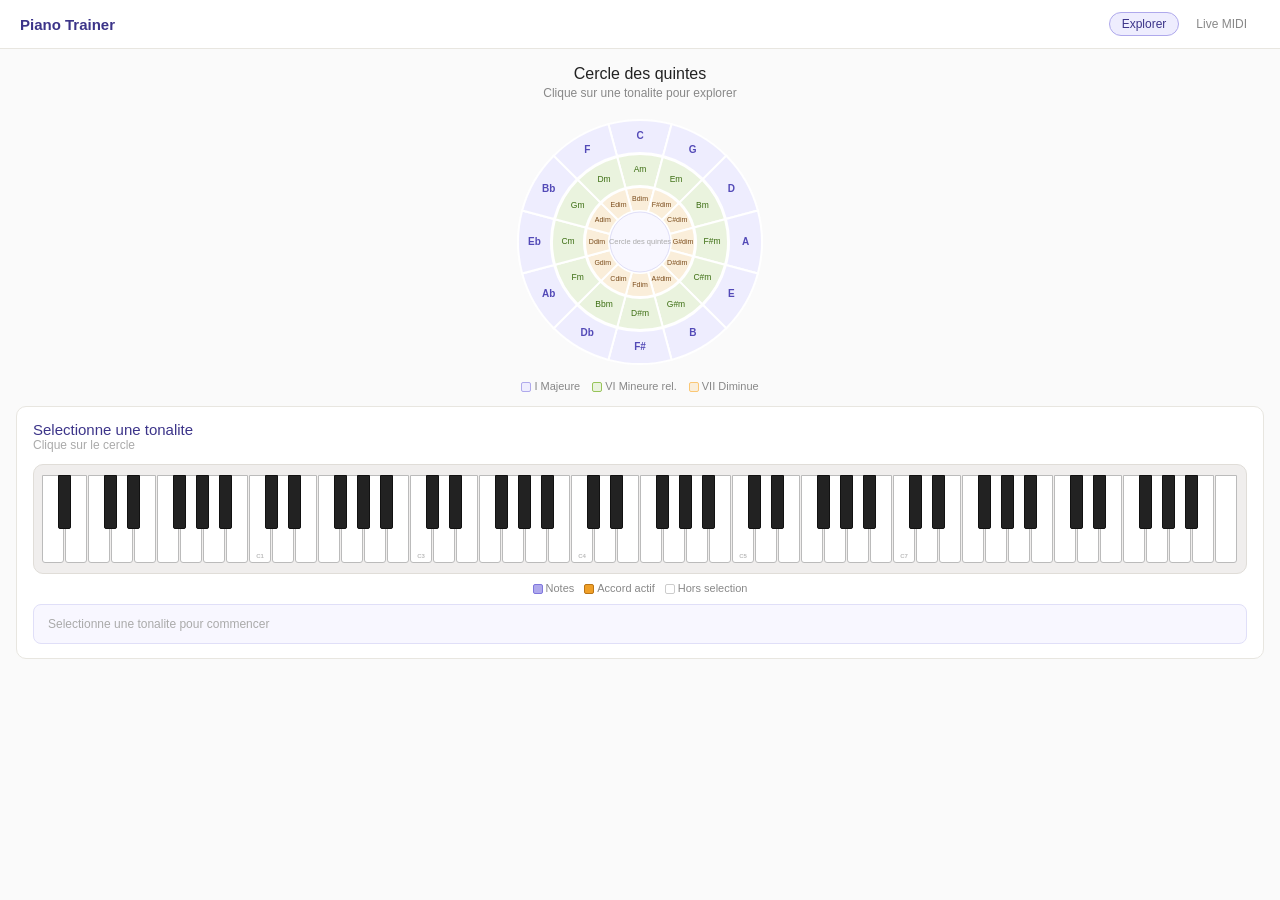
<file: piano_trainer.html>
<!DOCTYPE html>
<html lang="fr">
<head>
<meta charset="utf-8">
<meta name="viewport" content="width=device-width, initial-scale=1">
<title>Piano Trainer</title>
<style>
*{box-sizing:border-box;margin:0;padding:0}
body{font-family:sans-serif;background:#fafafa;color:#222;min-height:100vh}
nav{display:flex;align-items:center;justify-content:space-between;padding:.75rem 1.25rem;background:#fff;border-bottom:1px solid #e8e6e0;flex-wrap:wrap;gap:8px}
.logo{font-size:15px;font-weight:600;color:#3C3489}
.nav-links{display:flex;gap:4px}
.nl{font-size:12px;padding:4px 12px;border-radius:99px;color:#888;border:1px solid transparent;cursor:pointer}
.nl.active{background:#EEEDFE;color:#3C3489;border-color:#AFA9EC;font-weight:500}
.page{display:none}
.page.active{display:block}

/* PIANO 88 (mode Explorer) */
.piano88-wrap{width:100%;background:#f0eeed;border-radius:10px;padding:10px 8px 8px;border:1px solid #e0ddd8;position:relative;overflow:hidden}
.piano88{position:relative;height:90px;width:100%}
.wk88{position:absolute;top:0;border-radius:0 0 3px 3px;background:#fff;border:1px solid #bbb;box-sizing:border-box;display:flex;align-items:flex-end;justify-content:center;padding-bottom:3px;font-size:7px;font-weight:600;cursor:default;transition:background .08s,border .08s;z-index:1}
.bk88{position:absolute;top:0;border-radius:0 0 2px 2px;background:#222;border:1px solid #111;box-sizing:border-box;display:flex;align-items:flex-end;justify-content:center;padding-bottom:2px;font-size:6px;font-weight:600;cursor:default;transition:background .08s,border .08s;z-index:2}

/* EXPLORER */
.panel{background:#fff;border:1px solid #e8e6e0;border-radius:10px;padding:.875rem 1rem;margin-bottom:.875rem}
.ph{display:flex;align-items:center;gap:8px;margin-bottom:.75rem;flex-wrap:wrap}
.pt{font-size:15px;font-weight:500;color:#3C3489}
.ps{font-size:12px;color:#aaa}
.badge{font-size:11px;padding:2px 9px;border-radius:99px;margin-left:auto;display:none}
.tog{display:none;background:#f0effe;border-radius:99px;padding:3px;gap:2px}
.tb{font-size:11px;padding:3px 12px;border-radius:99px;border:none;background:transparent;color:#888;cursor:pointer;font-weight:500}
.tb.active{background:#fff;color:#3C3489;box-shadow:0 1px 3px rgba(0,0,0,.1)}
.btn-row{display:flex;gap:4px;flex-wrap:wrap;margin-bottom:.625rem}
.sbtn{font-size:11px;padding:3px 10px;border-radius:99px;border:1px solid #ddd;background:#fff;color:#555;cursor:pointer}
.sbtn.active{background:#EEEDFE;color:#3C3489;border-color:#AFA9EC;font-weight:500}
.info{background:#f8f7ff;border:1px solid #e0dff8;border-radius:8px;padding:.625rem .875rem;min-height:40px;display:flex;align-items:center;margin-top:.625rem}
.pleg{display:flex;gap:10px;flex-wrap:wrap;margin-top:.5rem;justify-content:center;font-size:11px;color:#888}
.ld{width:10px;height:10px;border-radius:2px;display:inline-block;vertical-align:middle;margin-right:3px}
.dtt{display:none;position:fixed;background:#3C3489;color:#fff;font-size:11px;padding:3px 9px;border-radius:6px;pointer-events:none;z-index:100;white-space:nowrap}
.cof-wrap{display:flex;flex-direction:column;align-items:center;margin-bottom:.875rem}
.cof-leg{display:flex;gap:12px;justify-content:center;flex-wrap:wrap;margin-top:.5rem;font-size:11px;color:#888}
#page-explorer{padding:1rem}

/* LIVE MIDI */
@keyframes pulse{0%,100%{opacity:1}50%{opacity:.4}}
#page-midi{display:none;flex-direction:column;height:calc(100vh - 53px);background:#F5F3EE;overflow:hidden}
#page-midi.active{display:flex}
.live-dual{display:grid;grid-template-columns:1fr 1fr;flex:1;min-height:0;border-bottom:1px solid #E8E4DC}
.live-left{border-right:1px solid #E8E4DC;padding:.875rem 1.25rem;display:flex;flex-direction:column;gap:.5rem;background:#FAFAF7;overflow:hidden}
.live-right{display:flex;flex-direction:column;align-items:center;justify-content:center;padding:.5rem;background:#F5F3EE}
.lcol-title{font-size:8px;letter-spacing:.12em;text-transform:uppercase;color:#C0BAA8}
.live-chord-main{display:flex;align-items:flex-end;gap:.75rem;flex:1;min-height:0}
.live-chord-big{font-size:40px;font-weight:200;color:#3C3480;font-family:monospace;letter-spacing:-.03em;line-height:1}
.live-chord-sup{font-size:18px;color:#8A84C0;vertical-align:super;font-weight:300}
.live-chord-meta{display:flex;flex-direction:column;gap:4px;padding-bottom:4px}
.live-chord-type{font-size:11px;color:#A8A4C0}
.live-deg-line{display:flex;align-items:center;gap:5px}
.live-deg-num{font-size:13px;font-weight:500;color:#3C3480;font-family:monospace}
.live-deg-of{font-size:10px;color:#C0BAA8}
.live-ton-chip{font-size:10px;font-weight:500;color:#5C5490;font-family:monospace;background:#F0EFF8;border:1px solid #D8D5EE;padding:1px 8px;border-radius:5px}
.live-degs{display:flex;gap:3px;flex-wrap:wrap}
.ld2{font-size:9px;padding:3px 7px;border-radius:4px;font-family:monospace;background:#EEEAE0;color:#C0BAA8;border:1px solid #DDD9D0}
.ld2.on{background:#3C3480;color:#fff;border-color:#2E2860}
.ld2.pivot{background:#EAF5EE;color:#3A8A4A;border-color:#B8DDC0}
.live-ton-row{display:flex;align-items:center;gap:6px;padding:.375rem .625rem;background:#F0EFF8;border:1px solid #D8D5EE;border-radius:6px}
.live-ton-dot{width:7px;height:7px;border-radius:50%;background:#5C5490;box-shadow:0 0 5px rgba(92,84,144,.3);flex-shrink:0}
.live-ton-name{font-size:11px;font-weight:500;color:#3C3480;font-family:monospace}
.live-ton-alt{font-size:8px;color:#A8A4C0;margin-left:auto}
.live-connect-bar{display:flex;align-items:center;gap:8px;flex-shrink:0}
.live-status-dot{width:7px;height:7px;border-radius:50%;background:#ddd;flex-shrink:0;transition:background .3s}
.live-status-dot.connected{background:#5DCAA5;box-shadow:0 0 5px rgba(74,154,106,.5)}
.live-status-dot.listening{background:#EF9F27;box-shadow:0 0 5px rgba(239,159,39,.5);animation:pulse 1s infinite}
.live-status-label{font-size:9px;color:#A8A4C0}
.live-btn{font-size:10px;padding:3px 12px;border-radius:99px;border:1px solid #ddd;background:#fff;color:#555;cursor:pointer}
.live-btn:hover{background:#f5f5f5}
.live-waiting{font-size:13px;color:#C0BAA8;font-style:italic;flex:1;display:flex;align-items:center}
/* Bandeau historique */
.live-history{flex-shrink:0;height:52px;background:#FAFAF7;border-bottom:1px solid #E8E4DC;display:flex;align-items:center;padding:0 1rem;overflow:hidden}
.live-hist-label{font-size:7px;letter-spacing:.1em;text-transform:uppercase;color:#C0BAA8;margin-right:.875rem;white-space:nowrap;flex-shrink:0}
.live-hist-items{display:flex;align-items:center;flex:1;overflow:hidden;gap:0}
.hi{display:flex;flex-direction:column;align-items:center;padding:0 .4rem;position:relative;flex-shrink:0}
.hi-chord{font-size:12px;font-weight:400;font-family:monospace;color:#A8A4C0;white-space:nowrap}
.hi-deg{font-size:8px;padding:1px 5px;border-radius:3px;font-family:monospace;margin-top:2px}
.hi-deg.muted{background:#EEEAE0;color:#C0BAA8}
.hi-deg.pivot{background:#EAF5EE;color:#3A8A4A;border:1px solid #B8DDC0}
.hi-deg.on{background:#3C3480;color:#fff}
.hi-arr{font-size:10px;color:#DDD9D0;flex-shrink:0;padding:0 1px;margin-bottom:12px}
.hi.current .hi-chord{font-size:14px;font-weight:500;color:#3C3480}
.hi.current::after{content:'';position:absolute;bottom:-1px;left:50%;transform:translateX(-50%);width:28px;height:2px;background:#3C3480;border-radius:1px}
.hi.age1{opacity:.75}.hi.age2{opacity:.55}.hi.age3{opacity:.38}.hi.age4{opacity:.2}
.loop-badge-inline{font-size:7px;padding:2px 7px;border-radius:3px;background:#FDF3E3;color:#8A6020;border:1px solid #EDD8A8;white-space:nowrap;flex-shrink:0;margin:0 .4rem;align-self:center}
/* Piano Live */
.live-piano-wrap{flex-shrink:0;padding:5px 8px 7px;background:#FAFAF7}
.live-piano-header{display:flex;justify-content:space-between;align-items:center;margin-bottom:3px;padding:0 2px}
.live-piano-meta{font-size:7px;color:#C0BAA8;letter-spacing:.06em;text-transform:uppercase}
.live-piano-legend{display:flex;gap:10px}
.lpl{display:flex;align-items:center;gap:3px;font-size:7px;color:#B0A898}
.lpl-dot{width:7px;height:7px;border-radius:1px}
.live-piano88{position:relative;height:72px;width:100%}
.lwk{position:absolute;top:0;border-radius:0 0 3px 3px;background:#FAFAF5;border:1px solid #D8D4CC;box-sizing:border-box;display:flex;align-items:flex-end;justify-content:center;padding-bottom:3px;font-size:6px;font-weight:600;color:transparent;transition:background .06s,border .06s;z-index:1}
.lbk{position:absolute;top:0;border-radius:0 0 2px 2px;background:#3A3830;border:1px solid #2A2820;box-sizing:border-box;display:flex;align-items:flex-end;justify-content:center;padding-bottom:2px;font-size:5px;font-weight:600;color:transparent;transition:background .06s,border .06s;z-index:2}
.lwk.active{background:#3C3480;border-color:#2E2860;color:#fff}
.lbk.active{background:#3C3480;border-color:#2E2860;color:#C8C4F8}
/* Cercle Live */
.cof-label2{font-size:7px;letter-spacing:.1em;text-transform:uppercase;color:#C0BAA8;margin-bottom:.25rem;text-align:center}
</style>
</head>
<body>
<nav>
  <span class="logo">Piano Trainer</span>
  <div class="nav-links">
    <span class="nl active" onclick="showPage('explorer',this)">Explorer</span>
    <span class="nl" onclick="showPage('midi',this)">Live MIDI</span>
  </div>
</nav>

<!-- EXPLORER -->
<div id="page-explorer" class="page active">
  <div class="cof-wrap">
    <div style="font-size:16px;font-weight:500;margin-bottom:.2rem;text-align:center">Cercle des quintes</div>
    <div style="font-size:12px;color:#888;margin-bottom:.75rem;text-align:center">Clique sur une tonalite pour explorer</div>
    <svg id="cof" viewBox="0 0 260 260" width="260" height="260"></svg>
    <div class="cof-leg">
      <span><span class="ld" style="background:#EEEDFE;border:1px solid #AFA9EC"></span>I Majeure</span>
      <span><span class="ld" style="background:#EAF3DE;border:1px solid #97C459"></span>VI Mineure rel.</span>
      <span><span class="ld" style="background:#FAEEDA;border:1px solid #FAC775"></span>VII Diminue</span>
    </div>
  </div>
  <div class="panel">
    <div class="ph">
      <div><div class="pt" id="ptitle">Selectionne une tonalite</div><div class="ps" id="psub">Clique sur le cercle</div></div>
      <span class="badge" id="badge"></span>
      <div class="tog" id="tog">
        <button class="tb active" onclick="setMode('scale',this)">Gamme</button>
        <button class="tb" onclick="setMode('chord',this)">Accord</button>
      </div>
    </div>
    <div id="scale-opts" style="display:none"><div class="btn-row" id="scale-btns"></div></div>
    <div id="chord-opts" style="display:none"><div class="btn-row" id="var-btns"></div></div>
    <div class="piano88-wrap"><div class="piano88" id="pw"></div></div>
    <div class="pleg">
      <span><span class="ld" style="background:#AFA9EC;border:1px solid #7F77DD"></span>Notes</span>
      <span><span class="ld" style="background:#EF9F27;border:1px solid #BA7517"></span>Accord actif</span>
      <span><span class="ld" style="background:#fff;border:1px solid #ccc"></span>Hors selection</span>
    </div>
    <div class="info" id="info"><span style="font-size:12px;color:#aaa">Selectionne une tonalite pour commencer</span></div>
  </div>
</div>

<!-- LIVE MIDI -->
<div id="page-midi" class="page">

  <!-- DUAL SCREEN -->
  <div class="live-dual">

    <!-- GAUCHE : accord detecte -->
    <div class="live-left">
      <div style="display:flex;align-items:center;gap:8px">
        <div class="lcol-title">Accord detecte</div>
        <div class="live-connect-bar" style="margin-left:auto">
          <div class="live-status-dot" id="live-dot"></div>
          <span class="live-status-label" id="live-label">Non connecte</span>
          <button class="live-btn" onclick="initMidi()">Connecter</button>
        </div>
      </div>

      <div id="live-waiting" class="live-waiting">En attente de notes...</div>

      <div id="live-chord-panel" style="display:none;flex:1;flex-direction:column;gap:.5rem">
        <div class="live-chord-main">
          <div class="live-chord-big" id="live-chord-name">Dm<span class="live-chord-sup" id="live-chord-sup">7</span></div>
          <div class="live-chord-meta">
            <div class="live-chord-type" id="live-chord-type">Mineur 7eme</div>
            <div class="live-deg-line">
              <span class="live-deg-num" id="live-deg-num">II</span>
              <span class="live-deg-of">de</span>
              <span class="live-ton-chip" id="live-ton-chip">C Maj</span>
            </div>
          </div>
        </div>

        <div>
          <div class="lcol-title" style="margin-bottom:4px">Degres dans la gamme</div>
          <div class="live-degs" id="live-degs-row">
            <span class="ld2">I</span><span class="ld2">II</span><span class="ld2">III</span>
            <span class="ld2">IV</span><span class="ld2">V</span><span class="ld2">VI</span><span class="ld2">VII</span>
          </div>
        </div>
      </div>

      <div class="live-ton-row" id="live-ton-row">
        <div class="live-ton-dot"></div>
        <div class="live-ton-name" id="live-ton-name">--</div>
        <div class="live-ton-alt" id="live-ton-alt">0 alteration</div>
      </div>
    </div>

    <!-- DROITE : cercle des quintes -->
    <div class="live-right">
      <div class="cof-label2">Cercle des quintes</div>
      <svg id="cof-live" viewBox="0 0 200 200" width="100%" style="max-height:100%;flex:1"></svg>
    </div>

  </div>

  <!-- BANDEAU HISTORIQUE -->
  <div class="live-history">
    <div class="live-hist-label">Progression</div>
    <div class="live-hist-items" id="live-history-items">
      <span style="font-size:11px;color:#C0BAA8;font-style:italic">Les accords joues apparaissent ici...</span>
    </div>
  </div>

  <!-- PIANO 88 PLEINE LARGEUR -->
  <div class="live-piano-wrap">
    <div class="live-piano-header">
      <span class="live-piano-meta">88 touches &nbsp;·&nbsp; A0 → C8</span>
      <div class="live-piano-legend">
        <span class="lpl"><span class="lpl-dot" style="background:#3C3480;border-radius:2px"></span>Notes jouees</span>
        <span class="lpl"><span class="lpl-dot" style="background:#FAFAF5;border:1px solid #D8D4CC;border-radius:2px"></span>Blanches</span>
        <span class="lpl"><span class="lpl-dot" style="background:#3A3830;border-radius:2px"></span>Noires</span>
      </div>
    </div>
    <div class="live-piano88" id="lpw"></div>
  </div>

</div>

<div class="dtt" id="dtt"></div>

<script>
var EN=['C','C#','D','D#','E','F','F#','G','G#','A','A#','B'];
var BLK=[1,3,6,8,10];
var FLT=[5,10,3,8,1];
var MIDI_START=21,MIDI_END=108;
var OCTAVE_LABELS={36:'C1',48:'C3',60:'C4',72:'C5',84:'C7'};
var ROMAN=['I','II','III','IV','V','VI','VII'];

function mod(s){return((s%12)+12)%12;}
function isB(s){return BLK.indexOf(mod(s))>=0;}

/* ── DONNEES ── */
var COF=[
  {maj:0,majL:'C',min:9,minL:'Am',dim:11,dimL:'Bdim'},
  {maj:7,majL:'G',min:4,minL:'Em',dim:6,dimL:'F#dim'},
  {maj:2,majL:'D',min:11,minL:'Bm',dim:1,dimL:'C#dim'},
  {maj:9,majL:'A',min:6,minL:'F#m',dim:8,dimL:'G#dim'},
  {maj:4,majL:'E',min:1,minL:'C#m',dim:3,dimL:'D#dim'},
  {maj:11,majL:'B',min:8,minL:'G#m',dim:10,dimL:'A#dim'},
  {maj:6,majL:'F#',min:3,minL:'D#m',dim:5,dimL:'Fdim'},
  {maj:1,majL:'Db',min:10,minL:'Bbm',dim:0,dimL:'Cdim'},
  {maj:8,majL:'Ab',min:5,minL:'Fm',dim:7,dimL:'Gdim'},
  {maj:3,majL:'Eb',min:0,minL:'Cm',dim:2,dimL:'Ddim'},
  {maj:10,majL:'Bb',min:7,minL:'Gm',dim:9,dimL:'Adim'},
  {maj:5,majL:'F',min:2,minL:'Dm',dim:4,dimL:'Edim'}
];
var SCALE_TYPES=[
  {id:'major',iv:[0,2,4,5,7,9,11],ch:['maj','min','min','maj','maj','min','dim'],label:'Majeure'},
  {id:'minor',iv:[0,2,3,5,7,8,10],ch:['min','dim','maj','min','min','maj','maj'],label:'Min. nat.'},
  {id:'harmonic',iv:[0,2,3,5,7,8,11],ch:['min','dim','aug','min','maj','maj','dim'],label:'Min. harm.'},
  {id:'dorian',iv:[0,2,3,5,7,9,10],ch:['min','min','maj','maj','min','dim','maj'],label:'Dorien'},
  {id:'phrygian',iv:[0,1,3,5,7,8,10],ch:['min','maj','maj','min','dim','maj','min'],label:'Phrygien'},
  {id:'lydian',iv:[0,2,4,6,7,9,11],ch:['maj','maj','min','dim','maj','min','min'],label:'Lydien'},
  {id:'mixo',iv:[0,2,4,5,7,9,10],ch:['maj','min','dim','maj','min','min','maj'],label:'Mixolydien'},
  {id:'penta_maj',iv:[0,2,4,7,9],ch:null,label:'Penta maj.'},
  {id:'penta_min',iv:[0,3,5,7,10],ch:null,label:'Penta min.'},
  {id:'blues',iv:[0,3,5,6,7,10],ch:null,label:'Blues'}
];
var VARS=[
  {id:'maj',label:'Maj',iv:[0,4,7],desc:'Accord parfait majeur'},
  {id:'min',label:'Min',iv:[0,3,7],desc:'Accord parfait mineur'},
  {id:'7',label:'7',iv:[0,4,7,10],desc:'Dominante 7'},
  {id:'maj7',label:'Maj7',iv:[0,4,7,11],desc:'Majeur 7'},
  {id:'min7',label:'Min7',iv:[0,3,7,10],desc:'Mineur 7'},
  {id:'dim',label:'Dim',iv:[0,3,6],desc:'Diminue'},
  {id:'aug',label:'Aug',iv:[0,4,8],desc:'Augmente'},
  {id:'sus2',label:'Sus2',iv:[0,2,7],desc:'Sus2'},
  {id:'sus4',label:'Sus4',iv:[0,5,7],desc:'Sus4'},
  {id:'9',label:'9',iv:[0,4,7,10,14],desc:'Neuvieme'}
];
var CHORD_IV={maj:[0,4,7],min:[0,3,7],dim:[0,3,6],aug:[0,4,8]};
var CHORD_DICT=[
  {name:'maj',iv:[0,4,7]},{name:'min',iv:[0,3,7]},{name:'dim',iv:[0,3,6]},{name:'aug',iv:[0,4,8]},
  {name:'sus2',iv:[0,2,7]},{name:'sus4',iv:[0,5,7]},{name:'7',iv:[0,4,7,10]},{name:'maj7',iv:[0,4,7,11]},
  {name:'min7',iv:[0,3,7,10]},{name:'dim7',iv:[0,3,6,9]},{name:'m7b5',iv:[0,3,6,10]},
  {name:'9',iv:[0,4,7,10,14]},{name:'add9',iv:[0,4,7,14]}
];

var selRoot=null,selVar='maj',selScale='major',mode='scale';
var midiAccess=null,pressedNotes={},debounceTimer=null;
var chordHistory=[];
var liveTonality={root:0,label:'C Maj',alt:'0 alteration'};

/* ── PAGES ── */
function showPage(id,el){
  document.querySelectorAll('.page').forEach(function(p){p.classList.remove('active');});
  document.querySelectorAll('.nl').forEach(function(l){l.classList.remove('active');});
  document.getElementById('page-'+id).classList.add('active');
  el.classList.add('active');
  if(id==='midi'){setTimeout(function(){buildLivePiano();buildCofLive();},60);}
}

/* ── PIANO EXPLORER ── */
function getWhiteKeys(){
  var w=[];
  for(var m=MIDI_START;m<=MIDI_END;m++) if(!isB(m)) w.push(m);
  return w;
}
function buildPianoInto(pwId,wkClass,bkClass){
  var pw=document.getElementById(pwId); pw.innerHTML='';
  var whites=getWhiteKeys(),nw=whites.length;
  var totalW=pw.offsetWidth||600;
  var ww=Math.floor((totalW-nw)/nw),wh=88,bw=Math.max(6,Math.floor(ww*0.62)),bh=Math.floor(wh*0.62);
  if(ww<4)ww=4;
  for(var i=0;i<whites.length;i++){
    var midi=whites[i],x=i*(ww+1);
    var el=document.createElement('div');
    el.className=wkClass; el.id=pwId+'_K'+midi;
    el.style.left=x+'px'; el.style.width=ww+'px'; el.style.height=wh+'px'; el.style.color='transparent';
    if(OCTAVE_LABELS[midi]){
      var lbl=document.createElement('span');
      lbl.style.cssText='position:absolute;bottom:3px;font-size:6px;color:#bbb;left:0;right:0;text-align:center;pointer-events:none';
      lbl.textContent=OCTAVE_LABELS[midi]; el.appendChild(lbl);
    }
    pw.appendChild(el);
    var sm=mod(midi),bsa={0:1,2:3,5:6,7:8,9:10};
    if(bsa[sm]!==undefined){
      var bmidi=midi+1;
      if(bmidi<=MIDI_END&&isB(bmidi)){
        var bx=x+ww-Math.floor(bw/2);
        var bel=document.createElement('div');
        bel.className=bkClass; bel.id=pwId+'_K'+bmidi;
        bel.style.left=bx+'px'; bel.style.width=bw+'px'; bel.style.height=bh+'px'; bel.style.color='transparent';
        pw.appendChild(bel);
      }
    }
  }
}
function buildPiano(){buildPianoInto('pw','wk88','bk88');}
function setKeyColor(pwId,midi,bg,border,color,label){
  var el=document.getElementById(pwId+'_K'+midi); if(!el) return;
  el.style.background=bg; el.style.border=border;
  var octLbl=el.querySelector('span'); el.style.color=color;
  if(label&&!octLbl) el.textContent=label;
  else if(!label&&!octLbl) el.textContent='';
}
function resetAllKeys(pwId){
  for(var m=MIDI_START;m<=MIDI_END;m++){
    var blk=isB(m);
    setKeyColor(pwId,m,blk?'#222':'#fff',blk?'1px solid #111':'1px solid #bbb','transparent','');
    var el=document.getElementById(pwId+'_K'+m);
    if(el){el.onclick=null;el.onmouseenter=null;el.onmouseleave=null;el.onmousemove=null;}
  }
}
function paintNoteClass(pwId,noteMod,bg,border,color,showLabel){
  for(var m=MIDI_START;m<=MIDI_END;m++)
    if(mod(m)===noteMod) setKeyColor(pwId,m,bg,border,color,showLabel?EN[noteMod]:'');
}
function getSC(id){for(var i=0;i<SCALE_TYPES.length;i++)if(SCALE_TYPES[i].id===id)return SCALE_TYPES[i];return SCALE_TYPES[0];}
function getVR(id){for(var i=0;i<VARS.length;i++)if(VARS[i].id===id)return VARS[i];return VARS[0];}
function paintScale(root,scId,chordSet){
  resetAllKeys('pw');
  var sc=getSC(scId),scSet={};
  for(var i=0;i<sc.iv.length;i++) scSet[mod(root+sc.iv[i])]=true;
  for(var n=0;n<12;n++) if(scSet[n]){var blk=isB(n);paintNoteClass('pw',n,'#AFA9EC',blk?'1px solid #534AB7':'1px solid #7F77DD','#3C3489',true);}
  if(chordSet) for(var n=0;n<12;n++) if(chordSet[n]){paintNoteClass('pw',n,'#EF9F27','2px solid #BA7517','#412402',true);}
  if(sc.ch){
    for(var i=0;i<sc.iv.length;i++){
      (function(di){
        var noteMod=mod(root+sc.iv[di]);
        for(var m=MIDI_START;m<=MIDI_END;m++) if(mod(m)===noteMod&&!isB(m)) attachEv('pw',m,di,root,sc);
      })(i);
    }
  }
  updateBadge(root,sc);
  var notes=[];
  for(var i=0;i<sc.iv.length;i++) notes.push(EN[mod(root+sc.iv[i])]);
  var hint=sc.ch?'<div style="font-size:11px;color:#aaa">Survole une note pour voir son degre - Clique pour voir accord</div>':'';
  document.getElementById('info').innerHTML='<div style="width:100%"><div style="font-size:12px;font-weight:500;color:#222;margin-bottom:2px">'+EN[mod(root)]+' '+sc.label+' &mdash; <span style="color:#888;font-weight:400">'+notes.join(' - ')+'</span></div>'+hint+'</div>';
}
function attachEv(pwId,midi,di,root,sc){
  var el=document.getElementById(pwId+'_K'+midi); if(!el) return;
  var ct=sc.ch[di],rn=mod(root+sc.iv[di]),roman=ROMAN[di];
  var tt=document.getElementById('dtt');
  el.onmouseenter=function(e){tt.textContent=roman+' - '+EN[rn]+' '+ct;tt.style.display='block';tt.style.left=(e.clientX+12)+'px';tt.style.top=(e.clientY-30)+'px';};
  el.onmousemove=function(e){tt.style.left=(e.clientX+12)+'px';tt.style.top=(e.clientY-30)+'px';};
  el.onmouseleave=function(){tt.style.display='none';};
  el.onclick=function(){
    var civ=CHORD_IV[ct]||[0,4,7],chSet={};
    for(var i=0;i<civ.length;i++) chSet[mod(rn+civ[i])]=true;
    paintScale(root,selScale,chSet); tt.style.display='none';
  };
}
function paintChord(root,varId){
  resetAllKeys('pw');
  var vr=getVR(varId);
  for(var i=0;i<vr.iv.length;i++){var n=mod(root+vr.iv[i]);var blk=isB(n);paintNoteClass('pw',n,'#AFA9EC',blk?'1px solid #534AB7':'1px solid #7F77DD','#3C3489',true);}
  var notes=[];
  for(var i=0;i<vr.iv.length;i++) notes.push(EN[mod(root+vr.iv[i])]);
  document.getElementById('info').innerHTML='<div style="width:100%"><div style="font-size:12px;font-weight:500;color:#222;margin-bottom:2px">'+EN[root]+' '+vr.label+' &mdash; <span style="color:#888;font-weight:400">'+notes.join(' - ')+'</span></div><div style="font-size:11px;color:#aaa">'+vr.desc+'</div></div>';
}
function updateBadge(root,sc){
  var scSet={},sh=[];
  for(var i=0;i<sc.iv.length;i++) scSet[mod(root+sc.iv[i])]=true;
  for(var n=0;n<12;n++) if(scSet[n]&&BLK.indexOf(n)>=0) sh.push(n);
  var useF=FLT.indexOf(mod(root))>=0,bd=document.getElementById('badge');
  bd.style.display='inline-flex';
  if(sh.length===0){bd.style.cssText='font-size:11px;padding:2px 9px;border-radius:99px;margin-left:auto;display:inline-flex;background:#EEEDFE;color:#3C3489;border:1px solid #AFA9EC';bd.textContent='0 alteration';}
  else if(useF){bd.style.cssText='font-size:11px;padding:2px 9px;border-radius:99px;margin-left:auto;display:inline-flex;background:#E1F5EE;color:#0F6E56;border:1px solid #5DCAA5';bd.textContent=sh.length+(sh.length>1?' bemols':' bemol');}
  else{bd.style.cssText='font-size:11px;padding:2px 9px;border-radius:99px;margin-left:auto;display:inline-flex;background:#FDF3E3;color:#633806;border:1px solid #F0C070';bd.textContent=sh.length+(sh.length>1?' dieses':' diese');}
}
function setMode(m,btn){
  mode=m;
  document.querySelectorAll('.tb').forEach(function(b){b.classList.remove('active');});
  btn.classList.add('active');
  document.getElementById('scale-opts').style.display=m==='scale'?'block':'none';
  document.getElementById('chord-opts').style.display=m==='chord'?'block':'none';
  if(selRoot===null) return;
  if(m==='scale') paintScale(selRoot,selScale,null);
  else paintChord(selRoot,selVar);
}
function buildScaleBtns(){
  var wrap=document.getElementById('scale-btns'); wrap.innerHTML='';
  for(var i=0;i<SCALE_TYPES.length;i++){(function(st){var btn=document.createElement('button');btn.textContent=st.label;btn.className='sbtn'+(st.id===selScale?' active':'');btn.onclick=function(){selScale=st.id;buildScaleBtns();if(selRoot!==null)paintScale(selRoot,selScale,null);};wrap.appendChild(btn);})(SCALE_TYPES[i]);}
}
function buildVarBtns(){
  var wrap=document.getElementById('var-btns'); wrap.innerHTML='';
  for(var i=0;i<VARS.length;i++){(function(v){var btn=document.createElement('button');btn.textContent=v.label;btn.className='sbtn'+(v.id===selVar?' active':'');btn.onclick=function(){selVar=v.id;buildVarBtns();if(selRoot!==null)paintChord(selRoot,selVar);};wrap.appendChild(btn);})(VARS[i]);}
}

/* ── CERCLE EXPLORER ── */
function resetCofColors(){
  var paths=document.querySelectorAll('#cof path[data-type]');
  for(var i=0;i<paths.length;i++){var t=paths[i].getAttribute('data-type');if(t==='maj')paths[i].setAttribute('fill','#EEEDFE');else if(t==='min')paths[i].setAttribute('fill','#EAF3DE');else paths[i].setAttribute('fill','#FAEEDA');}
}
function buildCoF(){
  var svg=document.getElementById('cof'); svg.innerHTML='';
  var cx=130,cy=130,R3=122,R2=88,R1=55,R0=30;
  function arc(r0,r1,a0,a1){var x1=cx+r1*Math.cos(a0),y1=cy+r1*Math.sin(a0),x2=cx+r1*Math.cos(a1),y2=cy+r1*Math.sin(a1),x3=cx+r0*Math.cos(a1),y3=cy+r0*Math.sin(a1),x4=cx+r0*Math.cos(a0),y4=cy+r0*Math.sin(a0);return 'M'+x1+','+y1+' A'+r1+','+r1+',0,0,1,'+x2+','+y2+' L'+x3+','+y3+' A'+r0+','+r0+',0,0,0,'+x4+','+y4+' Z';}
  for(var i=0;i<COF.length;i++){
    var entry=COF[i],a0=(i*30-90-15)*Math.PI/180,a1=(i*30-90+15)*Math.PI/180,ac=(i*30-90)*Math.PI/180;
    var rings=[{r0:R2+1,r1:R3,type:'maj',root:entry.maj,label:entry.majL,fill:'#EEEDFE',tc:'#534AB7',fs:10,fw:600},{r0:R1+1,r1:R2,type:'min',root:entry.min,label:entry.minL,fill:'#EAF3DE',tc:'#3B6D11',fs:8.5,fw:400},{r0:R0+1,r1:R1,type:'dim',root:entry.dim,label:entry.dimL,fill:'#FAEEDA',tc:'#7A4B1A',fs:7,fw:400}];
    for(var j=0;j<rings.length;j++){var rg=rings[j];var seg=document.createElementNS('http://www.w3.org/2000/svg','path');seg.setAttribute('d',arc(rg.r0,rg.r1,a0,a1));seg.setAttribute('fill',rg.fill);seg.setAttribute('stroke','#fff');seg.setAttribute('stroke-width','2');seg.setAttribute('data-type',rg.type);seg.setAttribute('data-root',''+rg.root);seg.setAttribute('data-label',rg.label);seg.style.cursor='pointer';svg.appendChild(seg);var tx=cx+(rg.r0+(rg.r1-rg.r0)/2)*Math.cos(ac),ty=cy+(rg.r0+(rg.r1-rg.r0)/2)*Math.sin(ac);var tl=document.createElementNS('http://www.w3.org/2000/svg','text');tl.setAttribute('x',''+tx);tl.setAttribute('y',''+ty);tl.setAttribute('text-anchor','middle');tl.setAttribute('dominant-baseline','middle');tl.setAttribute('font-size',''+rg.fs);tl.setAttribute('font-weight',''+rg.fw);tl.setAttribute('fill',rg.tc);tl.style.pointerEvents='none';tl.textContent=rg.label;svg.appendChild(tl);}
  }
  var c=document.createElementNS('http://www.w3.org/2000/svg','circle');c.setAttribute('cx',''+cx);c.setAttribute('cy',''+cy);c.setAttribute('r',''+R0);c.setAttribute('fill','#f8f7ff');c.setAttribute('stroke','#e0dff8');c.setAttribute('stroke-width','1');svg.appendChild(c);
  var ct=document.createElementNS('http://www.w3.org/2000/svg','text');ct.setAttribute('x',''+cx);ct.setAttribute('y',''+cy);ct.setAttribute('text-anchor','middle');ct.setAttribute('dominant-baseline','middle');ct.setAttribute('font-size','7.5');ct.setAttribute('fill','#aaa');ct.textContent='Cercle des quintes';svg.appendChild(ct);
  svg.addEventListener('click',function(e){
    var seg=e.target; if(!seg.getAttribute||!seg.getAttribute('data-type')) return;
    var root=parseInt(seg.getAttribute('data-root'),10),label=seg.getAttribute('data-label'),type=seg.getAttribute('data-type');
    selRoot=root; resetCofColors(); seg.setAttribute('fill',type==='maj'?'#7F77DD':type==='min'?'#97C459':'#EF9F27');
    document.getElementById('ptitle').textContent=label;
    document.getElementById('psub').textContent=type==='maj'?'Tonalite majeure':type==='min'?'Relative mineure':'VIIe degre - diminue';
    document.getElementById('tog').style.display='flex';
    if(type==='dim'){mode='chord';selVar='dim';var tbs=document.querySelectorAll('.tb');tbs[0].classList.remove('active');tbs[1].classList.add('active');document.getElementById('scale-opts').style.display='none';document.getElementById('chord-opts').style.display='block';buildVarBtns();paintChord(root,'dim');}
    else{if(mode==='scale'){selScale=type==='min'?'minor':'major';document.getElementById('scale-opts').style.display='block';document.getElementById('chord-opts').style.display='none';buildScaleBtns();paintScale(root,selScale,null);}else{selVar=type==='min'?'min':'maj';buildVarBtns();paintChord(root,selVar);}}
  });
}

/* ── CERCLE LIVE ── */
function buildCofLive(){
  var svg=document.getElementById('cof-live'); svg.innerHTML='';
  var cx=100,cy=100,R3=96,R2=70,R1=44,R0=24;
  function arc(r0,r1,a0,a1){var x1=cx+r1*Math.cos(a0),y1=cy+r1*Math.sin(a0),x2=cx+r1*Math.cos(a1),y2=cy+r1*Math.sin(a1),x3=cx+r0*Math.cos(a1),y3=cy+r0*Math.sin(a1),x4=cx+r0*Math.cos(a0),y4=cy+r0*Math.sin(a0);return 'M'+x1+','+y1+' A'+r1+','+r1+',0,0,1,'+x2+','+y2+' L'+x3+','+y3+' A'+r0+','+r0+',0,0,0,'+x4+','+y4+' Z';}
  for(var i=0;i<COF.length;i++){
    var entry=COF[i],a0=(i*30-90-15)*Math.PI/180,a1=(i*30-90+15)*Math.PI/180,ac=(i*30-90)*Math.PI/180;
    var rings=[
      {r0:R2+1,r1:R3,type:'maj',root:entry.maj,label:entry.majL,fill:'#EEEAE4',tc:'#6860B8',fs:7.5,fw:600},
      {r0:R1+1,r1:R2,type:'min',root:entry.min,label:entry.minL,fill:'#EAF0EA',tc:'#3A7A4A',fs:6.5,fw:400},
      {r0:R0+1,r1:R1,type:'dim',root:entry.dim,label:entry.dimL,fill:'#F0EDE6',tc:'#8A7A5A',fs:5.5,fw:400}
    ];
    for(var j=0;j<rings.length;j++){
      var rg=rings[j];
      var seg=document.createElementNS('http://www.w3.org/2000/svg','path');
      seg.setAttribute('d',arc(rg.r0,rg.r1,a0,a1));seg.setAttribute('fill',rg.fill);seg.setAttribute('stroke','#F5F3EE');seg.setAttribute('stroke-width','1.5');
      seg.setAttribute('data-type',rg.type);seg.setAttribute('data-root',''+rg.root);seg.setAttribute('data-label',rg.label);
      seg.id='clive_'+rg.type+'_'+rg.root; svg.appendChild(seg);
      var tx=cx+(rg.r0+(rg.r1-rg.r0)/2)*Math.cos(ac),ty=cy+(rg.r0+(rg.r1-rg.r0)/2)*Math.sin(ac);
      var tl=document.createElementNS('http://www.w3.org/2000/svg','text');
      tl.setAttribute('x',''+tx);tl.setAttribute('y',''+ty);tl.setAttribute('text-anchor','middle');tl.setAttribute('dominant-baseline','middle');
      tl.setAttribute('font-size',''+rg.fs);tl.setAttribute('font-weight',''+rg.fw);tl.setAttribute('fill',rg.tc);
      tl.style.pointerEvents='none';tl.textContent=rg.label;svg.appendChild(tl);
    }
  }
  var c=document.createElementNS('http://www.w3.org/2000/svg','circle');c.setAttribute('cx',''+cx);c.setAttribute('cy',''+cy);c.setAttribute('r',''+R0);c.setAttribute('fill','#FAFAF7');c.setAttribute('stroke','#DDD9D0');c.setAttribute('stroke-width','1');svg.appendChild(c);
  var ct=document.createElementNS('http://www.w3.org/2000/svg','text');ct.id='cof-live-center';ct.setAttribute('x',''+cx);ct.setAttribute('y',''+cy);ct.setAttribute('text-anchor','middle');ct.setAttribute('dominant-baseline','middle');ct.setAttribute('font-size','6.5');ct.setAttribute('fill','#A8A4C0');ct.setAttribute('font-family','monospace');ct.textContent='--';svg.appendChild(ct);
}

function updateCofLive(root,type){
  document.querySelectorAll('#cof-live path').forEach(function(p){
    var t=p.getAttribute('data-type');
    if(t==='maj') p.setAttribute('fill','#EEEAE4');
    else if(t==='min') p.setAttribute('fill','#EAF0EA');
    else p.setAttribute('fill','#F0EDE6');
  });
  var seg=document.getElementById('clive_'+type+'_'+root);
  if(seg) seg.setAttribute('fill',type==='maj'?'#B8B4E0':type==='min'?'#B8D8B8':'#F0D8A8');
  var ct=document.getElementById('cof-live-center');
  if(ct) ct.textContent=EN[root]+(type==='maj'?' Maj':type==='min'?' min':' dim');
}

/* ── PIANO LIVE ── */
function buildLivePiano(){
  var pw=document.getElementById('lpw'); pw.innerHTML='';
  var whites=getWhiteKeys(),nw=whites.length;
  var totalW=pw.offsetWidth||600;
  var ww=Math.floor((totalW-nw)/nw),wh=70,bw=Math.max(5,Math.floor(ww*0.62)),bh=Math.floor(wh*0.62);
  if(ww<4) ww=4;
  for(var i=0;i<whites.length;i++){
    var midi=whites[i],x=i*(ww+1);
    var el=document.createElement('div');
    el.className='lwk'; el.id='lpw_K'+midi;
    el.style.left=x+'px'; el.style.width=ww+'px'; el.style.height=wh+'px';
    if(OCTAVE_LABELS[midi]){
      var lbl=document.createElement('span');
      lbl.style.cssText='position:absolute;bottom:2px;font-size:5px;color:#C8C4E8;left:0;right:0;text-align:center;pointer-events:none';
      lbl.textContent=OCTAVE_LABELS[midi]; el.appendChild(lbl);
    }
    pw.appendChild(el);
    var sm=mod(midi),bsa={0:1,2:3,5:6,7:8,9:10};
    if(bsa[sm]!==undefined){
      var bmidi=midi+1;
      if(bmidi<=MIDI_END&&isB(bmidi)){
        var bx=x+ww-Math.floor(bw/2);
        var bel=document.createElement('div');
        bel.className='lbk'; bel.id='lpw_K'+bmidi;
        bel.style.left=bx+'px'; bel.style.width=bw+'px'; bel.style.height=bh+'px';
        pw.appendChild(bel);
      }
    }
  }
}

function setLiveKey(midi,on){
  var el=document.getElementById('lpw_K'+midi); if(!el) return;
  if(on){el.classList.add('active');}
  else{el.classList.remove('active');}
}

/* ── MIDI ── */
function initMidi(){
  if(!navigator.requestMIDIAccess){alert('Web MIDI non supporte. Utilisez Chrome ou Edge.');return;}
  navigator.requestMIDIAccess().then(function(access){
    midiAccess=access;
    updateLiveStatus('connected','Connecte');
    access.inputs.forEach(function(input){input.onmidimessage=onMidiMsg;});
    access.onstatechange=function(){
      access.inputs.forEach(function(input){input.onmidimessage=onMidiMsg;});
      var count=0; access.inputs.forEach(function(){count++;});
      updateLiveStatus('connected',count+' appareil(s)');
    };
  },function(){updateLiveStatus('','Non connecte');alert('Acces MIDI refuse.');});
}

function updateLiveStatus(cls,txt){
  var dot=document.getElementById('live-dot'),lbl=document.getElementById('live-label');
  dot.className='live-status-dot'+(cls?' '+cls:'');
  lbl.textContent=txt;
}

function onMidiMsg(event){
  var cmd=event.data[0]&0xf0,note=event.data[1],vel=event.data.length>2?event.data[2]:0;
  if(cmd===0x90&&vel>0){
    pressedNotes[note]=true;
    setLiveKey(note,true);
    updateLiveStatus('listening','Ecoute...');
    if(debounceTimer) clearTimeout(debounceTimer);
    debounceTimer=setTimeout(function(){
      analyzeAndShow();
      updateLiveStatus('connected','Connecte');
    },800);
  } else if(cmd===0x80||(cmd===0x90&&vel===0)){
    delete pressedNotes[note];
    setLiveKey(note,false);
  }
}

function analyzeAndShow(){
  var notes=[],seen={};
  for(var n in pressedNotes){var sm=mod(parseInt(n,10));if(!seen[sm]){seen[sm]=true;notes.push(sm);}}
  if(notes.length<2){
    document.getElementById('live-waiting').style.display='flex';
    document.getElementById('live-chord-panel').style.display='none';
    return;
  }
  var result=detectChord(notes);
  if(result) displayLiveChord(result);
}

function detectChord(notesMod){
  var best=null;
  for(var r=0;r<12;r++){
    for(var d=0;d<CHORD_DICT.length;d++){
      var cd=CHORD_DICT[d],chSet={};
      for(var i=0;i<cd.iv.length;i++) chSet[mod(r+cd.iv[i])]=true;
      var match=true;
      for(var k=0;k<notesMod.length;k++) if(!chSet[notesMod[k]]){match=false;break;}
      var essential=[mod(r),mod(r+cd.iv[1])],hasEssential=true;
      for(var e=0;e<essential.length;e++) if(notesMod.indexOf(essential[e])<0){hasEssential=false;break;}
      if(match&&hasEssential){
        var score=0;
        for(var i=0;i<cd.iv.length;i++) if(notesMod.indexOf(mod(r+cd.iv[i]))>=0) score++;
        if(!best||score>best.score||(score===best.score&&cd.iv.length<=best.ivlen))
          best={root:r,name:cd.name,iv:cd.iv,score:score,ivlen:cd.iv.length};
      }
    }
  }
  return best;
}

function findTonality(root,chordName){
  for(var si=0;si<SCALE_TYPES.length;si++){
    var sc=SCALE_TYPES[si]; if(!sc.ch) continue;
    for(var r=0;r<12;r++){
      for(var k=0;k<sc.iv.length;k++){
        if(mod(r+sc.iv[k])===root&&sc.ch[k]===chordName){
          return {scaleRoot:r,scaleLabel:sc.label,deg:k,sc:sc};
        }
      }
    }
  }
  return null;
}

var CHORD_DESC={maj:'Accord majeur',min:'Accord mineur','7':'Dominante 7',maj7:'Majeur 7',min7:'Mineur 7',dim:'Diminue',aug:'Augmente',sus2:'Sus2',sus4:'Sus4','9':'Neuvieme',dim7:'Dim 7',m7b5:'Semi-dim',add9:'Add9'};

function displayLiveChord(result){
  var root=result.root,name=result.name;
  var ton=findTonality(root,name);
  document.getElementById('live-waiting').style.display='none';
  document.getElementById('live-chord-panel').style.display='flex';
  var sup=name.replace(/^[a-z]+/,'').replace(/^maj/i,'');
  var base=name.replace(sup,'');
  document.getElementById('live-chord-name').childNodes[0].nodeValue=EN[root]+base;
  document.getElementById('live-chord-sup').textContent=sup;
  document.getElementById('live-chord-type').textContent=CHORD_DESC[name]||name;
  var useF=FLT.indexOf(root)>=0;
  var sh=[]; var scSet={};
  if(ton){
    var sc=ton.sc;
    for(var i=0;i<sc.iv.length;i++) scSet[mod(ton.scaleRoot+sc.iv[i])]=true;
    for(var n=0;n<12;n++) if(scSet[n]&&BLK.indexOf(n)>=0) sh.push(n);
    document.getElementById('live-deg-num').textContent=ROMAN[ton.deg];
    document.getElementById('live-ton-chip').textContent=EN[ton.scaleRoot]+' '+sc.label;
    document.getElementById('live-ton-name').textContent=EN[ton.scaleRoot]+' '+sc.label;
    document.getElementById('live-ton-alt').textContent=sh.length===0?'0 alteration':(sh.length+(useF?' bemol(s)':' diese(s)'));
    updateCofLive(ton.scaleRoot,'maj');
    var degsRow=document.getElementById('live-degs-row');
    degsRow.innerHTML='';
    for(var i=0;i<ROMAN.length;i++){
      var s=document.createElement('span');
      s.className='ld2'+(i===ton.deg?' on':(i===3||i===4)?' pivot':'');
      s.textContent=ROMAN[i];
      degsRow.appendChild(s);
    }
  } else {
    document.getElementById('live-deg-num').textContent='?';
    document.getElementById('live-ton-chip').textContent='--';
    document.getElementById('live-ton-name').textContent='--';
    document.getElementById('live-ton-alt').textContent='--';
  }
  addToHistory(EN[root]+name, ton?ROMAN[ton.deg]:null, ton&&(ton.deg===3||ton.deg===4));
}

/* ── HISTORIQUE ── */
function addToHistory(chordStr,deg,isPivot){
  chordHistory.push({chord:chordStr,deg:deg,pivot:isPivot});
  if(chordHistory.length>12) chordHistory.shift();
  renderHistory();
}

function detectLoop(){
  if(chordHistory.length<8) return false;
  var half=Math.floor(chordHistory.length/2);
  var a=chordHistory.slice(0,half).map(function(x){return x.chord;}).join(',');
  var b=chordHistory.slice(half).map(function(x){return x.chord;}).join(',');
  return b.indexOf(a)>=0||a===b.substring(0,a.length);
}

function renderHistory(){
  var wrap=document.getElementById('live-history-items');
  wrap.innerHTML='';
  var len=chordHistory.length;
  var showLoop=detectLoop()&&len>=6;
  var loopPos=showLoop?Math.floor(len/2):null;
  for(var i=0;i<len;i++){
    var entry=chordHistory[i];
    var age=len-1-i;
    var isCurrent=(i===len-1);
    if(showLoop&&i===loopPos){
      var lb=document.createElement('span');
      lb.className='loop-badge-inline';
      lb.textContent='\u21BB boucle';
      wrap.appendChild(lb);
    }
    var hi=document.createElement('div');
    hi.className='hi'+(isCurrent?' current':age>=4?' age4':age>=3?' age3':age>=2?' age2':age>=1?' age1':'');
    var degCls=isCurrent?'on':entry.pivot?'pivot':'muted';
    hi.innerHTML='<span class="hi-chord">'+entry.chord+'</span>'+(entry.deg?'<span class="hi-deg '+degCls+'">'+entry.deg+'</span>':'<span class="hi-deg muted">?</span>');
    wrap.appendChild(hi);
    if(!isCurrent){
      var arr=document.createElement('span');
      arr.className='hi-arr';arr.textContent='›';
      if(age>=4) arr.style.opacity='.2';
      else if(age>=3) arr.style.opacity='.38';
      else if(age>=2) arr.style.opacity='.55';
      wrap.appendChild(arr);
    }
  }
}

/* ── INIT ── */
window.addEventListener('load',function(){buildPiano();buildCoF();buildScaleBtns();buildVarBtns();});
setTimeout(function(){buildPiano();buildCoF();buildScaleBtns();buildVarBtns();},400);
</script>
</body>
</html>
</file>
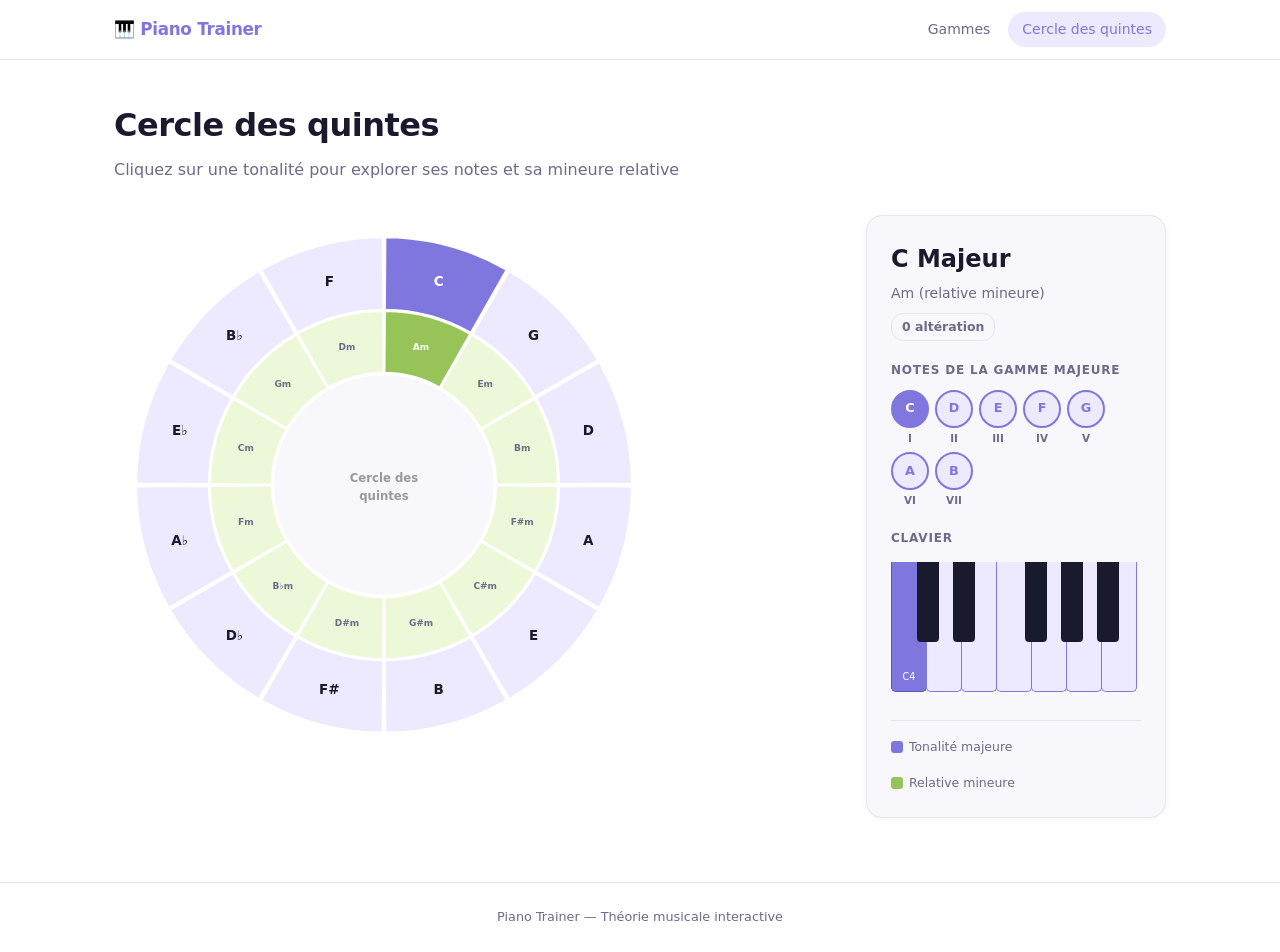
<file: pages/circle.html>
<!DOCTYPE html>
<html lang="fr">
<head>
  <meta charset="UTF-8">
  <meta name="viewport" content="width=device-width, initial-scale=1.0">
  <title>Cercle des quintes — Piano Trainer</title>
  <link rel="stylesheet" href="../css/global.css">
  <link rel="stylesheet" href="../css/components.css">
  <style>
    .circle-info h2     { font-size: 1.5rem; }
    .circle-info .text-muted { display: block; margin-top: 4px; }

    .legend {
      display: flex;
      gap: 16px;
      flex-wrap: wrap;
      margin-top: 20px;
      padding-top: 16px;
      border-top: 1px solid var(--color-border);
    }
    .legend__item {
      display: flex;
      align-items: center;
      gap: 6px;
      font-size: .78rem;
      color: var(--color-muted);
    }
    .legend__dot {
      width: 12px; height: 12px;
      border-radius: 3px;
      flex-shrink: 0;
    }

    /* Shrink piano slightly in the info panel */
    .circle-piano { --wkw: 36px; --bkw: 22px; --wkh: 130px; --bkh: 80px; }
    @media (max-width: 480px) {
      .circle-piano { --wkw: 28px; --bkw: 18px; --wkh: 110px; --bkh: 68px; }
    }
  </style>
</head>
<body>

  <header class="nav">
    <div class="nav__container">
      <a href="../index.html" class="nav__brand">&#127929; Piano Trainer</a>
      <nav class="nav__links">
        <a href="scales.html">Gammes</a>
        <a href="circle.html" class="active">Cercle des quintes</a>
      </nav>
    </div>
  </header>

  <main class="container">

    <div class="page-header">
      <h1>Cercle des quintes</h1>
      <p>Cliquez sur une tonalité pour explorer ses notes et sa mineure relative</p>
    </div>

    <div class="circle-layout">

      <!-- SVG circle -->
      <div class="circle-wrapper">
        <svg id="circle-svg"
             viewBox="0 0 600 600"
             xmlns="http://www.w3.org/2000/svg"
             role="img"
             aria-label="Cercle des quintes interactif">
        </svg>
      </div>

      <!-- Info panel -->
      <aside class="circle-info card">
        <h2 id="info-major">C Majeur</h2>
        <span class="text-muted" id="info-minor">Am — relative mineure</span>
        <span class="info-acc" id="info-acc"></span>

        <div class="info-section">
          <h3>Notes de la gamme majeure</h3>
          <div id="info-notes" class="scale-notes"></div>
        </div>

        <div class="info-section">
          <h3>Clavier</h3>
          <div class="circle-piano">
            <div id="circle-piano"></div>
          </div>
        </div>

        <div class="legend">
          <div class="legend__item">
            <span class="legend__dot" style="background:#7F77DD"></span>
            Tonalité majeure
          </div>
          <div class="legend__item">
            <span class="legend__dot" style="background:#97C459"></span>
            Relative mineure
          </div>
        </div>
      </aside>

    </div>

  </main>

  <footer>
    <p>Piano Trainer &mdash; Théorie musicale interactive</p>
  </footer>

  <script src="../js/music-data.js"></script>
  <script src="../js/piano.js"></script>
  <script src="../js/circle.js"></script>
</body>
</html>
</file>
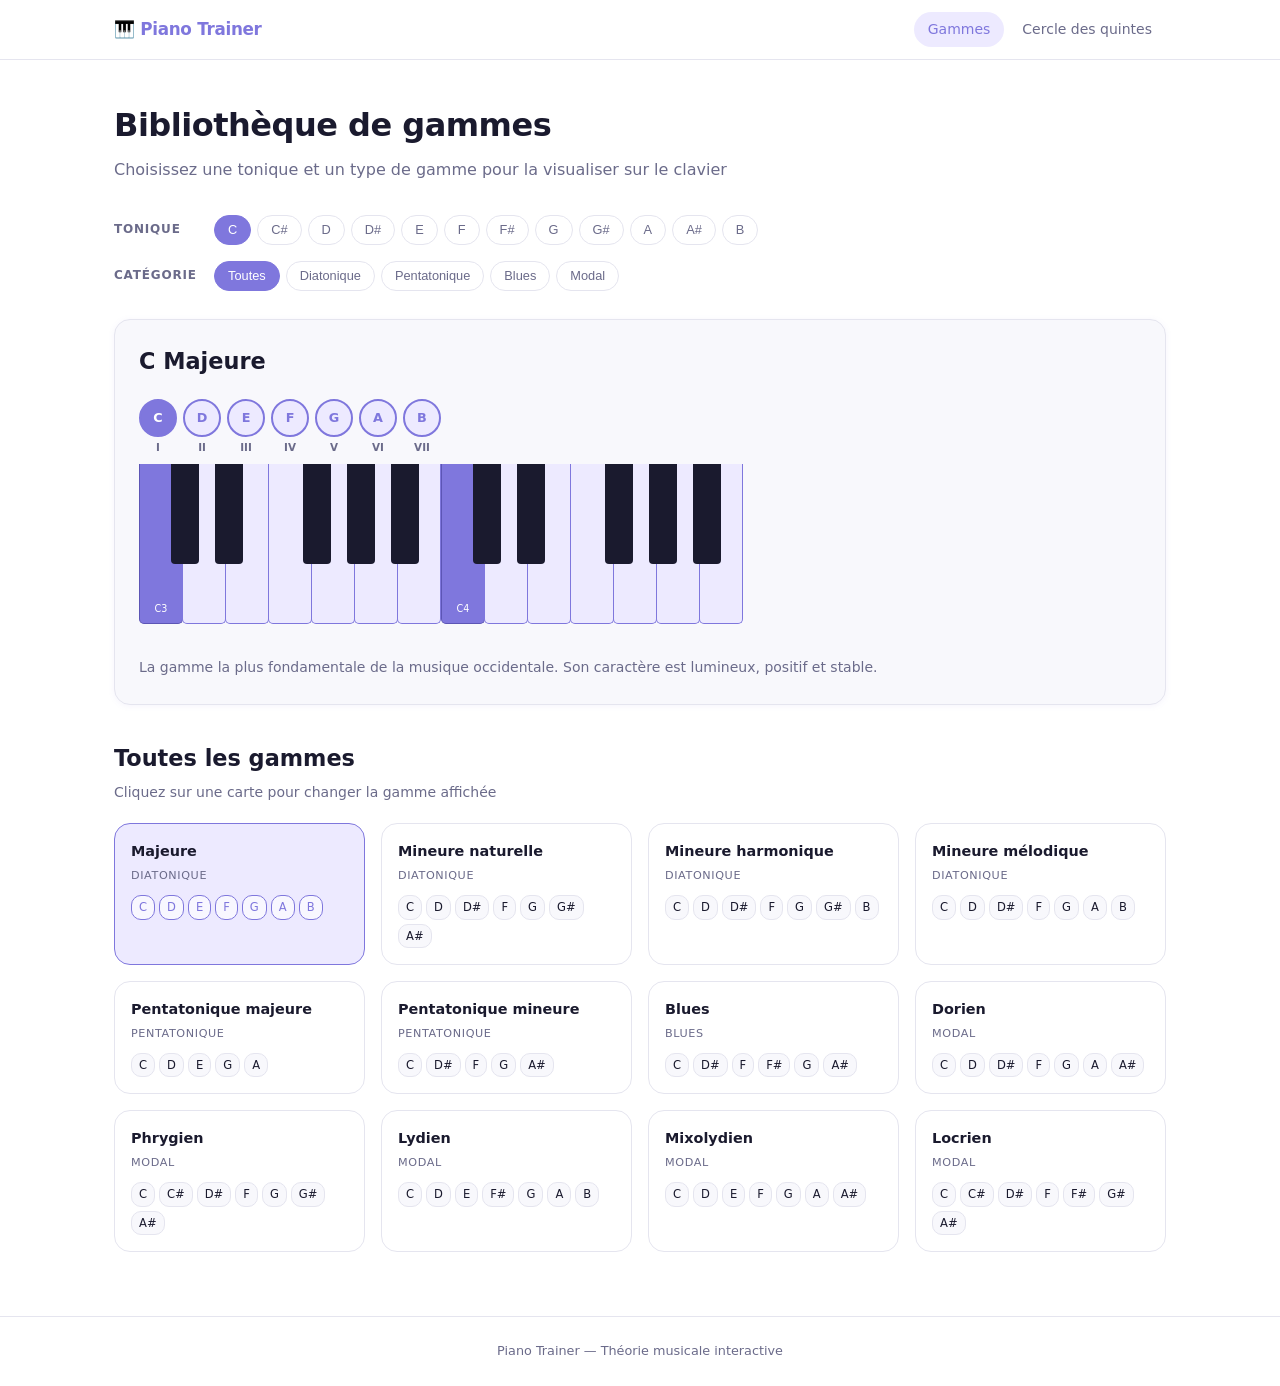
<file: pages/scales.html>
<!DOCTYPE html>
<html lang="fr">
<head>
  <meta charset="UTF-8">
  <meta name="viewport" content="width=device-width, initial-scale=1.0">
  <title>Gammes — Piano Trainer</title>
  <link rel="stylesheet" href="../css/global.css">
  <link rel="stylesheet" href="../css/components.css">
  <style>
    .scales-grid-section { margin-top: 36px; }
    .scales-grid-section h2 { margin-bottom: 4px; }
    .scales-grid-section p  { color: var(--color-muted); font-size: .875rem; }
  </style>
</head>
<body>

  <header class="nav">
    <div class="nav__container">
      <a href="../index.html" class="nav__brand">&#127929; Piano Trainer</a>
      <nav class="nav__links">
        <a href="scales.html" class="active">Gammes</a>
        <a href="circle.html">Cercle des quintes</a>
      </nav>
    </div>
  </header>

  <main class="container">

    <div class="page-header">
      <h1>Bibliothèque de gammes</h1>
      <p>Choisissez une tonique et un type de gamme pour la visualiser sur le clavier</p>
    </div>

    <!-- Controls -->
    <section class="controls">
      <div class="controls__group">
        <span class="controls__label">Tonique</span>
        <div class="pill-group" id="tonic-selector"></div>
      </div>
      <div class="controls__group">
        <span class="controls__label">Catégorie</span>
        <div class="pill-group" id="category-filter"></div>
      </div>
    </section>

    <!-- Current scale display -->
    <section class="scale-display card">
      <div class="scale-display__header">
        <div>
          <h2 class="scale-display__title" id="scale-name">Do Majeur</h2>
          <p class="scale-display__sub" id="scale-sub"></p>
        </div>
      </div>

      <div id="scale-notes" class="scale-notes"></div>

      <div id="scale-piano"></div>

      <p class="scale-description" id="scale-description"></p>
    </section>

    <!-- All scales grid -->
    <section class="scales-grid-section">
      <h2>Toutes les gammes</h2>
      <p>Cliquez sur une carte pour changer la gamme affichée</p>
      <div id="scales-grid" class="scales-grid"></div>
    </section>

  </main>

  <footer>
    <p>Piano Trainer &mdash; Théorie musicale interactive</p>
  </footer>

  <script src="../js/music-data.js"></script>
  <script src="../js/piano.js"></script>
  <script src="../js/scales.js"></script>
</body>
</html>
</file>
<file: css/global.css>
:root {
  --color-primary:       #7F77DD;
  --color-primary-light: #EDEAFF;
  --color-primary-dark:  #5C55B5;
  --color-secondary:       #97C459;
  --color-secondary-light: #EDF8D8;
  --color-bg:      #FFFFFF;
  --color-surface: #F8F8FC;
  --color-text:    #1A1A2E;
  --color-muted:   #6B6B8A;
  --color-border:  #E5E5EF;
  --nav-h:    60px;
  --radius:   8px;
  --radius-lg: 16px;
  --shadow:   0 2px 16px rgba(127,119,221,.1);
  --shadow-sm:0 1px  6px rgba(127,119,221,.08);
  --wkw: 44px;
  --bkw: 28px;
  --wkh: 160px;
  --bkh: 100px;
}

*, *::before, *::after { box-sizing: border-box; margin: 0; padding: 0; }

body {
  font-family: system-ui, -apple-system, BlinkMacSystemFont, 'Segoe UI', sans-serif;
  background: var(--color-bg);
  color: var(--color-text);
  line-height: 1.6;
  -webkit-font-smoothing: antialiased;
}

/* ── Navigation ── */
.nav {
  position: sticky;
  top: 0;
  height: var(--nav-h);
  background: rgba(255,255,255,.95);
  backdrop-filter: blur(8px);
  border-bottom: 1px solid var(--color-border);
  z-index: 100;
}
.nav__container {
  max-width: 1100px;
  margin: 0 auto;
  padding: 0 24px;
  height: 100%;
  display: flex;
  align-items: center;
  justify-content: space-between;
}
.nav__brand {
  font-size: 1.05rem;
  font-weight: 800;
  color: var(--color-primary);
  text-decoration: none;
  letter-spacing: -.3px;
}
.nav__links {
  display: flex;
  gap: 4px;
}
.nav__links a {
  padding: 6px 14px;
  border-radius: 20px;
  color: var(--color-muted);
  text-decoration: none;
  font-size: .875rem;
  font-weight: 500;
  transition: background .15s, color .15s;
}
.nav__links a:hover { background: var(--color-surface); color: var(--color-text); }
.nav__links a.active { background: var(--color-primary-light); color: var(--color-primary); }

/* ── Layout ── */
.container {
  max-width: 1100px;
  margin: 0 auto;
  padding: 0 24px 64px;
}

/* ── Page header ── */
.page-header {
  padding: 40px 0 32px;
}
.page-header h1 { font-size: 2rem; font-weight: 800; letter-spacing: -.5px; }
.page-header p   { margin-top: 6px; color: var(--color-muted); }

/* ── Typography ── */
h1 { font-size: 2rem; font-weight: 800; }
h2 { font-size: 1.4rem; font-weight: 700; }
h3 { font-size: 1rem;   font-weight: 600; }
.text-muted { color: var(--color-muted); font-size: .875rem; }

/* ── Cards ── */
.card {
  background: var(--color-surface);
  border: 1px solid var(--color-border);
  border-radius: var(--radius-lg);
  padding: 24px;
  box-shadow: var(--shadow-sm);
}

/* ── Controls ── */
.controls { display: flex; flex-direction: column; gap: 16px; margin-bottom: 28px; }
.controls__group { display: flex; align-items: center; flex-wrap: wrap; gap: 10px; }
.controls__label {
  font-size: .75rem;
  font-weight: 700;
  text-transform: uppercase;
  letter-spacing: .8px;
  color: var(--color-muted);
  min-width: 90px;
}

/* ── Info section (circle page) ── */
.info-section { margin-top: 20px; }
.info-section h3 { margin-bottom: 10px; color: var(--color-muted); font-size: .75rem; text-transform: uppercase; letter-spacing: .8px; }

/* ── Footer ── */
footer {
  border-top: 1px solid var(--color-border);
  padding: 24px;
  text-align: center;
  color: var(--color-muted);
  font-size: .8rem;
}

/* ── Responsive ── */
@media (max-width: 768px) {
  :root { --wkw: 34px; --bkw: 22px; --wkh: 130px; --bkh: 80px; }
  .nav__container { padding: 0 16px; }
  .container      { padding: 0 16px 48px; }
  .page-header    { padding: 28px 0 20px; }
  .page-header h1 { font-size: 1.6rem; }
}
@media (max-width: 480px) {
  :root { --wkw: 28px; --bkw: 18px; --wkh: 110px; --bkh: 68px; }
}
</file>
<file: css/components.css>
/* ════════════════════════════════════════
   Buttons
   ════════════════════════════════════════ */
.btn {
  display: inline-flex;
  align-items: center;
  gap: 6px;
  padding: 10px 22px;
  border-radius: 24px;
  border: 2px solid transparent;
  font-size: .9rem;
  font-weight: 600;
  cursor: pointer;
  text-decoration: none;
  transition: all .18s;
  line-height: 1;
  white-space: nowrap;
}
.btn--primary {
  background: var(--color-primary);
  color: #fff;
}
.btn--primary:hover { background: var(--color-primary-dark); transform: translateY(-1px); }
.btn--outline {
  background: transparent;
  border-color: var(--color-primary);
  color: var(--color-primary);
}
.btn--outline:hover { background: var(--color-primary-light); }
.btn--sm { padding: 6px 14px; font-size: .8rem; }

/* ════════════════════════════════════════
   Pills
   ════════════════════════════════════════ */
.pill-group { display: flex; flex-wrap: wrap; gap: 6px; }

.pill {
  padding: 5px 13px;
  border-radius: 20px;
  border: 1.5px solid var(--color-border);
  background: var(--color-bg);
  color: var(--color-muted);
  font-size: .8rem;
  font-weight: 500;
  cursor: pointer;
  transition: all .15s;
  line-height: 1.4;
}
.pill:hover { border-color: var(--color-primary); color: var(--color-primary); }
.pill--active {
  background: var(--color-primary);
  border-color: var(--color-primary);
  color: #fff;
}
.pill--secondary.pill--active {
  background: var(--color-secondary);
  border-color: var(--color-secondary);
  color: #fff;
}

/* ════════════════════════════════════════
   Note badges
   ════════════════════════════════════════ */
.scale-notes { display: flex; flex-wrap: wrap; gap: 6px; margin-top: 10px; }

.note-badge {
  display: flex;
  flex-direction: column;
  align-items: center;
  gap: 2px;
}
.note-badge__note {
  width: 38px;
  height: 38px;
  border-radius: 50%;
  display: flex;
  align-items: center;
  justify-content: center;
  font-size: .8rem;
  font-weight: 700;
  background: var(--color-primary-light);
  color: var(--color-primary);
  border: 2px solid var(--color-primary);
  transition: all .15s;
}
.note-badge--root .note-badge__note {
  background: var(--color-primary);
  color: #fff;
}
.note-badge__degree {
  font-size: .65rem;
  color: var(--color-muted);
  font-weight: 600;
}

/* ════════════════════════════════════════
   Scale card (grid)
   ════════════════════════════════════════ */
.scales-grid {
  display: grid;
  grid-template-columns: repeat(auto-fill, minmax(230px, 1fr));
  gap: 16px;
  margin-top: 20px;
}

.scale-card {
  background: var(--color-bg);
  border: 1.5px solid var(--color-border);
  border-radius: var(--radius-lg);
  padding: 16px;
  cursor: pointer;
  transition: all .18s;
}
.scale-card:hover {
  border-color: var(--color-primary);
  box-shadow: var(--shadow);
  transform: translateY(-2px);
}
.scale-card.active {
  border-color: var(--color-primary);
  background: var(--color-primary-light);
}
.scale-card__name { font-weight: 700; font-size: .9rem; margin-bottom: 4px; }
.scale-card__category {
  font-size: .7rem;
  text-transform: uppercase;
  letter-spacing: .6px;
  color: var(--color-muted);
  margin-bottom: 10px;
}
.scale-card__notes { display: flex; flex-wrap: wrap; gap: 4px; }
.scale-card__notes span {
  font-size: .72rem;
  padding: 2px 7px;
  border-radius: 10px;
  background: var(--color-surface);
  border: 1px solid var(--color-border);
  color: var(--color-text);
  font-weight: 500;
}
.scale-card.active .scale-card__notes span {
  background: rgba(255,255,255,.6);
  border-color: var(--color-primary);
  color: var(--color-primary);
}

/* ════════════════════════════════════════
   Piano keyboard
   ════════════════════════════════════════ */
.piano {
  width: 100%;
  overflow-x: auto;
  padding: 8px 0 16px;
  /* subtle scrollbar */
  scrollbar-width: thin;
  scrollbar-color: var(--color-border) transparent;
}
.piano::-webkit-scrollbar { height: 4px; }
.piano::-webkit-scrollbar-thumb { background: var(--color-border); border-radius: 2px; }

.piano__inner {
  display: flex;
  min-width: max-content;
}

.piano__octave {
  position: relative;
  display: flex;
  flex-shrink: 0;
}

.piano__key--white {
  width: var(--wkw);
  height: var(--wkh);
  background: #fff;
  border: 1.5px solid #ccc;
  border-top: none;
  border-radius: 0 0 5px 5px;
  cursor: pointer;
  position: relative;
  flex-shrink: 0;
  transition: background .1s;
  user-select: none;
}
.piano__key--white:not(:first-child) { margin-left: -1px; }
.piano__key--white:hover { background: #f3f3f3; }
.piano__key--white.piano__key--active {
  background: var(--color-primary-light);
  border-color: var(--color-primary);
  z-index: 1;
}
.piano__key--white.piano__key--root {
  background: var(--color-primary);
  border-color: var(--color-primary-dark);
}

.piano__key--black {
  position: absolute;
  top: 0;
  width: var(--bkw);
  height: var(--bkh);
  background: #1a1a2e;
  border-radius: 0 0 4px 4px;
  cursor: pointer;
  z-index: 2;
  transition: background .1s;
  user-select: none;
  left: calc(var(--bk-offset) * var(--wkw));
}
.piano__key--black:hover { background: #2d2d4e; }
.piano__key--black.piano__key--active {
  background: var(--color-primary);
}
.piano__key--black.piano__key--root {
  background: var(--color-primary-dark);
}

.piano__label {
  position: absolute;
  bottom: 7px;
  left: 50%;
  transform: translateX(-50%);
  font-size: .6rem;
  color: #bbb;
  pointer-events: none;
  white-space: nowrap;
}
.piano__key--active  .piano__label { color: var(--color-primary); }
.piano__key--root    .piano__label { color: #fff; }

/* ════════════════════════════════════════
   Scale display panel
   ════════════════════════════════════════ */
.scale-display { margin-bottom: 32px; }
.scale-display__header { display: flex; align-items: flex-start; justify-content: space-between; gap: 12px; flex-wrap: wrap; margin-bottom: 16px; }
.scale-display__title { font-size: 1.4rem; font-weight: 800; }
.scale-display__sub   { color: var(--color-muted); font-size: .875rem; margin-top: 4px; }
.scale-description    { margin-top: 16px; font-size: .875rem; color: var(--color-muted); line-height: 1.7; }

/* ════════════════════════════════════════
   Circle of fifths layout
   ════════════════════════════════════════ */
.circle-layout {
  display: grid;
  grid-template-columns: 1fr 300px;
  gap: 28px;
  align-items: start;
}

.circle-wrapper {
  width: 100%;
  max-width: 540px;
}
.circle-wrapper svg {
  width: 100%;
  height: auto;
  display: block;
}

.circle-info { min-width: 0; }
.circle-info h2 { font-size: 1.4rem; margin-bottom: 2px; }

.info-acc {
  display: inline-block;
  margin-top: 8px;
  padding: 3px 10px;
  border-radius: 12px;
  background: var(--color-surface);
  border: 1px solid var(--color-border);
  font-size: .78rem;
  font-weight: 600;
  color: var(--color-muted);
}

.circle-piano .piano { padding: 4px 0 8px; }

/* Circle SVG styles */
.cof-sector { cursor: pointer; transition: opacity .15s; }
.cof-sector:hover { opacity: .88; }
.cof-text {
  font-family: system-ui, sans-serif;
  font-weight: 700;
  pointer-events: none;
  dominant-baseline: central;
  text-anchor: middle;
}

@media (max-width: 860px) {
  .circle-layout {
    grid-template-columns: 1fr;
  }
  .circle-wrapper { max-width: 400px; margin: 0 auto; }
}

/* ════════════════════════════════════════
   Hero (index page)
   ════════════════════════════════════════ */
.hero {
  text-align: center;
  padding: 72px 24px 48px;
  max-width: 640px;
  margin: 0 auto;
}
.hero__kicker {
  display: inline-flex;
  align-items: center;
  gap: 6px;
  font-size: .8rem;
  font-weight: 700;
  text-transform: uppercase;
  letter-spacing: .8px;
  color: var(--color-primary);
  background: var(--color-primary-light);
  padding: 5px 12px;
  border-radius: 20px;
  margin-bottom: 20px;
}
.hero h1 {
  font-size: 2.8rem;
  font-weight: 900;
  letter-spacing: -1px;
  line-height: 1.15;
  margin-bottom: 16px;
}
.hero p {
  font-size: 1.1rem;
  color: var(--color-muted);
  margin-bottom: 32px;
}
.hero__cta { display: flex; justify-content: center; gap: 12px; flex-wrap: wrap; }

.demo-section { padding: 0 0 16px; }
.demo-section__label {
  text-align: center;
  font-size: .75rem;
  font-weight: 700;
  text-transform: uppercase;
  letter-spacing: .8px;
  color: var(--color-muted);
  margin-bottom: 4px;
}

.features {
  display: grid;
  grid-template-columns: repeat(auto-fit, minmax(240px, 1fr));
  gap: 20px;
  padding: 40px 0 0;
  max-width: 1100px;
  margin: 0 auto;
}
.feature-card {
  background: var(--color-surface);
  border: 1px solid var(--color-border);
  border-radius: var(--radius-lg);
  padding: 24px;
  transition: all .18s;
}
.feature-card:hover { border-color: var(--color-primary); box-shadow: var(--shadow); transform: translateY(-2px); }
.feature-card__icon {
  width: 44px; height: 44px;
  border-radius: 12px;
  background: var(--color-primary-light);
  display: flex; align-items: center; justify-content: center;
  font-size: 1.3rem;
  margin-bottom: 16px;
}
.feature-card h3 { margin-bottom: 6px; }
.feature-card p  { font-size: .875rem; color: var(--color-muted); margin-bottom: 16px; line-height: 1.6; }

@media (max-width: 640px) {
  .hero h1 { font-size: 2rem; }
  .hero p  { font-size: 1rem; }
}
</file>
